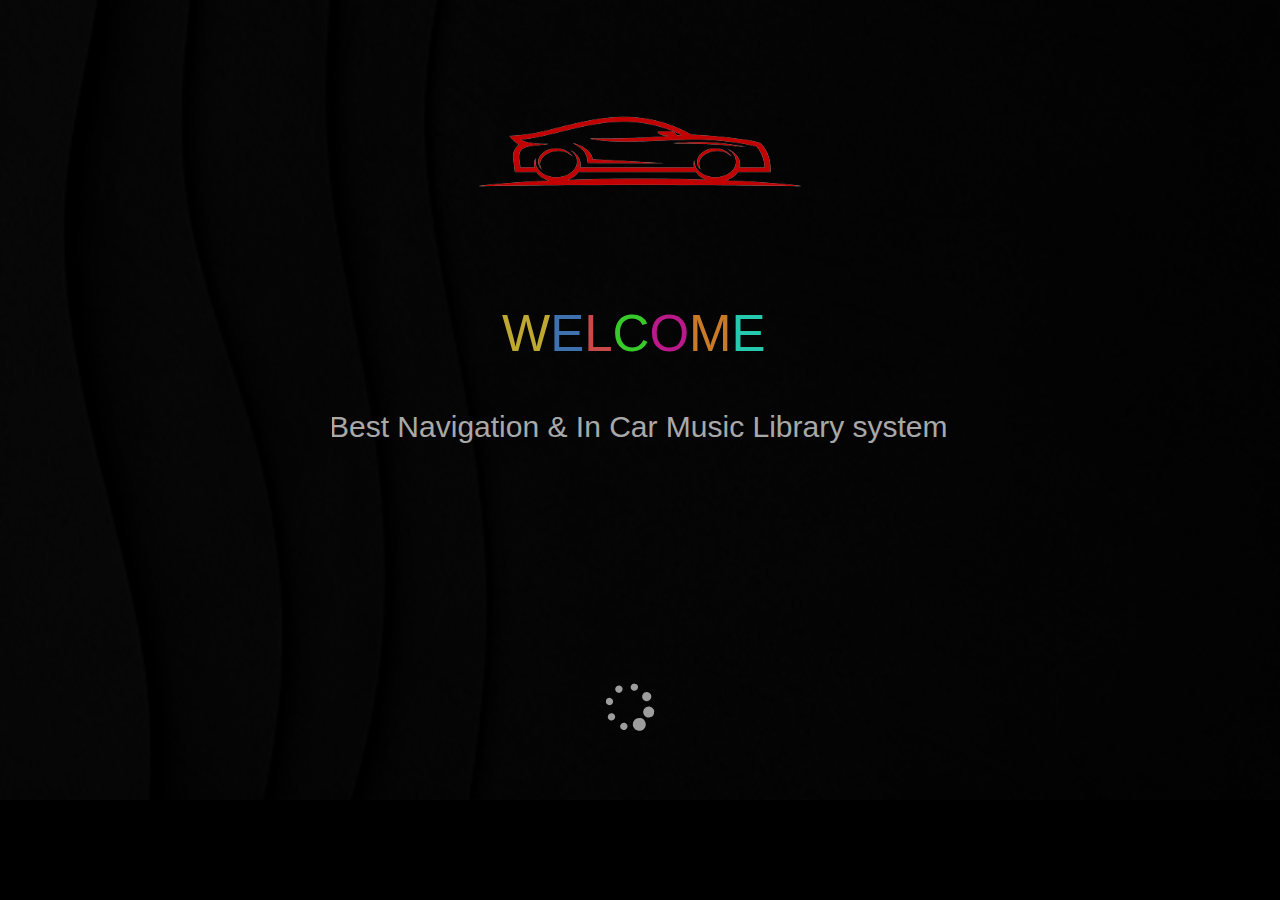
<file: index.html>
﻿<!DOCTYPE html>
<html>
  <head>
    <title>Index</title>
    <meta http-equiv="X-UA-Compatible" content="IE=edge"/>
    <meta http-equiv="content-type" content="text/html; charset=utf-8"/>
    <link href="resources/css/axure_rp_page.css" type="text/css" rel="stylesheet"/>
    <link href="data/styles.css" type="text/css" rel="stylesheet"/>
    <link href="files/index/styles.css" type="text/css" rel="stylesheet"/>
    <script src="resources/scripts/jquery-3.2.1.min.js"></script>
    <script src="resources/scripts/axure/axQuery.js"></script>
    <script src="resources/scripts/axure/globals.js"></script>
    <script src="resources/scripts/axutils.js"></script>
    <script src="resources/scripts/axure/annotation.js"></script>
    <script src="resources/scripts/axure/axQuery.std.js"></script>
    <script src="resources/scripts/axure/doc.js"></script>
    <script src="resources/scripts/messagecenter.js"></script>
    <script src="resources/scripts/axure/events.js"></script>
    <script src="resources/scripts/axure/recording.js"></script>
    <script src="resources/scripts/axure/action.js"></script>
    <script src="resources/scripts/axure/expr.js"></script>
    <script src="resources/scripts/axure/geometry.js"></script>
    <script src="resources/scripts/axure/flyout.js"></script>
    <script src="resources/scripts/axure/model.js"></script>
    <script src="resources/scripts/axure/repeater.js"></script>
    <script src="resources/scripts/axure/sto.js"></script>
    <script src="resources/scripts/axure/utils.temp.js"></script>
    <script src="resources/scripts/axure/variables.js"></script>
    <script src="resources/scripts/axure/drag.js"></script>
    <script src="resources/scripts/axure/move.js"></script>
    <script src="resources/scripts/axure/visibility.js"></script>
    <script src="resources/scripts/axure/style.js"></script>
    <script src="resources/scripts/axure/adaptive.js"></script>
    <script src="resources/scripts/axure/tree.js"></script>
    <script src="resources/scripts/axure/init.temp.js"></script>
    <script src="resources/scripts/axure/legacy.js"></script>
    <script src="resources/scripts/axure/viewer.js"></script>
    <script src="resources/scripts/axure/math.js"></script>
    <script src="resources/scripts/axure/jquery.nicescroll.min.js"></script>
    <script src="data/document.js"></script>
    <script src="files/index/data.js"></script>
    <script type="text/javascript">
      $axure.utils.getTransparentGifPath = function() { return 'resources/images/transparent.gif'; };
      $axure.utils.getOtherPath = function() { return 'resources/Other.html'; };
      $axure.utils.getReloadPath = function() { return 'resources/reload.html'; };
    </script>
  </head>
  <body>
    <div id="base" class="">

      <!-- Banner (Dynamic Panel) -->
      <div id="u0" class="ax_default" data-label="Banner">
        <div id="u0_state0" class="panel_state" data-label="State 1" style="">
          <div id="u0_state0_content" class="panel_state_content">

            <!-- Unnamed (Image) -->
            <div id="u1" class="ax_default image">
              <img id="u1_img" class="img " src="images/index/u1.png"/>
              <div id="u1_text" class="text " style="display:none; visibility: hidden">
                <p></p>
              </div>
            </div>

            <!-- Unnamed (Image) -->
            <div id="u2" class="ax_default image">
              <img id="u2_img" class="img " src="images/index/u2.png"/>
              <div id="u2_text" class="text " style="display:none; visibility: hidden">
                <p></p>
              </div>
            </div>
          </div>
        </div>
      </div>

      <!-- headline (Dynamic Panel) -->
      <div id="u3" class="ax_default ax_default_hidden" data-label="headline" style="display:none; visibility: hidden">
        <div id="u3_state0" class="panel_state" data-label="State 1" style="">
          <div id="u3_state0_content" class="panel_state_content">

            <!-- Unnamed (Rectangle) -->
            <div id="u4" class="ax_default heading_1">
              <div id="u4_div" class=""></div>
              <div id="u4_text" class="text ">
                <p><span style="color:#F2D53F;">W</span><span style="color:#4E90DE;">E</span><span style="color:#FF5D5D;">L</span><span style="color:#47FF36;">C</span><span style="color:#EC1FAF;">O</span><span style="color:#FF9B31;">M</span><span style="color:#2EFFDD;">E</span></p>
              </div>
            </div>

            <!-- Unnamed (Rectangle) -->
            <div id="u5" class="ax_default heading_1">
              <div id="u5_div" class=""></div>
              <div id="u5_text" class="text " style="display:none; visibility: hidden">
                <p></p>
              </div>
            </div>
          </div>
        </div>
      </div>

      <!-- AnimateNext (Dynamic Panel) -->
      <div id="u6" class="ax_default" data-label="AnimateNext">
        <div id="u6_state0" class="panel_state" data-label="Start" style="">
          <div id="u6_state0_content" class="panel_state_content">

            <!-- AnimateNext (Rectangle) -->
            <div id="u7" class="ax_default box_2" data-label="AnimateNext">
              <div id="u7_div" class=""></div>
              <div id="u7_text" class="text " style="display:none; visibility: hidden">
                <p></p>
              </div>
            </div>
          </div>
        </div>
        <div id="u6_state1" class="panel_state" data-label="End" style="visibility: hidden;">
          <div id="u6_state1_content" class="panel_state_content">
          </div>
        </div>
      </div>

      <!-- headline2 (Dynamic Panel) -->
      <div id="u8" class="ax_default ax_default_hidden" data-label="headline2" style="display:none; visibility: hidden">
        <div id="u8_state0" class="panel_state" data-label="State 1" style="">
          <div id="u8_state0_content" class="panel_state_content">

            <!-- Unnamed (Rectangle) -->
            <div id="u9" class="ax_default heading_1">
              <div id="u9_div" class=""></div>
              <div id="u9_text" class="text ">
                <p><span>Best Navigation &amp; In Car Music Library system</span></p>
              </div>
            </div>
          </div>
        </div>
      </div>

      <!-- Unnamed (Shape) -->
      <div id="u10" class="ax_default icon">
        <img id="u10_img" class="img " src="images/index/u10.svg"/>
        <div id="u10_text" class="text " style="display:none; visibility: hidden">
          <p></p>
        </div>
      </div>
    </div>
    <script src="resources/scripts/axure/ios.js"></script>
  </body>
</html>
</file>
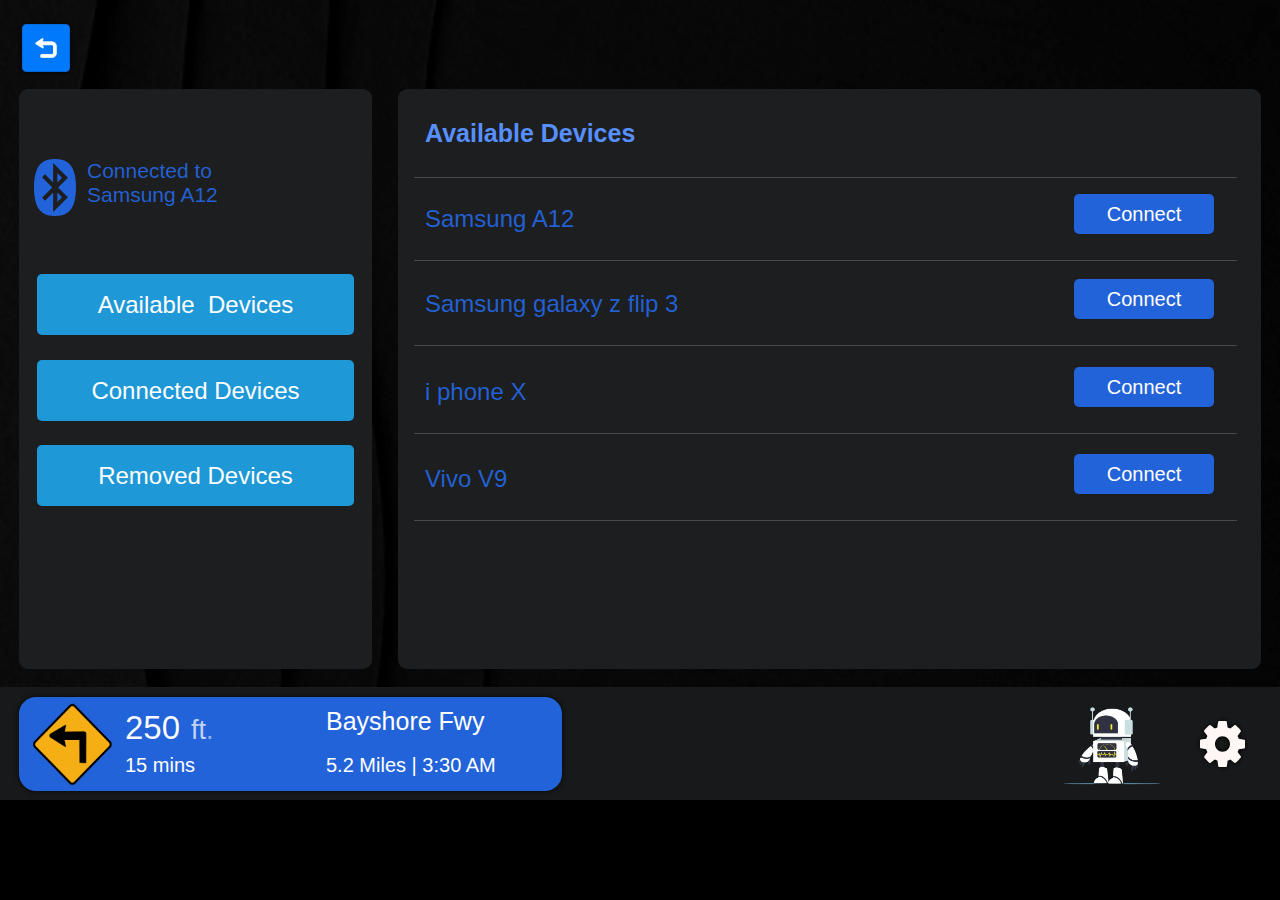
<file: bluetooth.html>
﻿<!DOCTYPE html>
<html>
  <head>
    <title>Bluetooth</title>
    <meta http-equiv="X-UA-Compatible" content="IE=edge"/>
    <meta http-equiv="content-type" content="text/html; charset=utf-8"/>
    <link href="resources/css/axure_rp_page.css" type="text/css" rel="stylesheet"/>
    <link href="data/styles.css" type="text/css" rel="stylesheet"/>
    <link href="files/bluetooth/styles.css" type="text/css" rel="stylesheet"/>
    <script src="resources/scripts/jquery-3.2.1.min.js"></script>
    <script src="resources/scripts/axure/axQuery.js"></script>
    <script src="resources/scripts/axure/globals.js"></script>
    <script src="resources/scripts/axutils.js"></script>
    <script src="resources/scripts/axure/annotation.js"></script>
    <script src="resources/scripts/axure/axQuery.std.js"></script>
    <script src="resources/scripts/axure/doc.js"></script>
    <script src="resources/scripts/messagecenter.js"></script>
    <script src="resources/scripts/axure/events.js"></script>
    <script src="resources/scripts/axure/recording.js"></script>
    <script src="resources/scripts/axure/action.js"></script>
    <script src="resources/scripts/axure/expr.js"></script>
    <script src="resources/scripts/axure/geometry.js"></script>
    <script src="resources/scripts/axure/flyout.js"></script>
    <script src="resources/scripts/axure/model.js"></script>
    <script src="resources/scripts/axure/repeater.js"></script>
    <script src="resources/scripts/axure/sto.js"></script>
    <script src="resources/scripts/axure/utils.temp.js"></script>
    <script src="resources/scripts/axure/variables.js"></script>
    <script src="resources/scripts/axure/drag.js"></script>
    <script src="resources/scripts/axure/move.js"></script>
    <script src="resources/scripts/axure/visibility.js"></script>
    <script src="resources/scripts/axure/style.js"></script>
    <script src="resources/scripts/axure/adaptive.js"></script>
    <script src="resources/scripts/axure/tree.js"></script>
    <script src="resources/scripts/axure/init.temp.js"></script>
    <script src="resources/scripts/axure/legacy.js"></script>
    <script src="resources/scripts/axure/viewer.js"></script>
    <script src="resources/scripts/axure/math.js"></script>
    <script src="resources/scripts/axure/jquery.nicescroll.min.js"></script>
    <script src="data/document.js"></script>
    <script src="files/bluetooth/data.js"></script>
    <script type="text/javascript">
      $axure.utils.getTransparentGifPath = function() { return 'resources/images/transparent.gif'; };
      $axure.utils.getOtherPath = function() { return 'resources/Other.html'; };
      $axure.utils.getReloadPath = function() { return 'resources/reload.html'; };
    </script>
  </head>
  <body>
    <div id="base" class="">

      <!-- --ThemePanel (Dynamic Panel) -->
      <div id="u525" class="ax_default" data-label="--ThemePanel">
        <div id="u525_state0" class="panel_state" data-label="Dark" style="">
          <div id="u525_state0_content" class="panel_state_content">

            <!-- Unnamed (Image) -->
            <div id="u526" class="ax_default image">
              <img id="u526_img" class="img " src="images/index/u1.png"/>
              <div id="u526_text" class="text " style="display:none; visibility: hidden">
                <p></p>
              </div>
            </div>

            <!-- Unnamed (Image) -->
            <div id="u527" class="ax_default image">
              <img id="u527_img" class="img " src="images/index/u1.png"/>
              <div id="u527_text" class="text " style="display:none; visibility: hidden">
                <p></p>
              </div>
            </div>

            <!-- Unnamed (Rectangle) -->
            <div id="u528" class="ax_default box_3">
              <div id="u528_div" class=""></div>
              <div id="u528_text" class="text " style="display:none; visibility: hidden">
                <p></p>
              </div>
            </div>

            <!-- Unnamed (Rectangle) -->
            <div id="u529" class="ax_default box_3">
              <div id="u529_div" class=""></div>
              <div id="u529_text" class="text " style="display:none; visibility: hidden">
                <p></p>
              </div>
            </div>

            <!-- Unnamed (Image) -->
            <div id="u530" class="ax_default image">
              <img id="u530_img" class="img " src="images/dashboard/u29.png"/>
              <div id="u530_text" class="text " style="display:none; visibility: hidden">
                <p></p>
              </div>
            </div>

            <!-- Unnamed (Rectangle) -->
            <div id="u531" class="ax_default label">
              <div id="u531_div" class=""></div>
              <div id="u531_text" class="text ">
                <p style="font-size:27px;"><span style="font-size:33px;color:rgba(255, 255, 255, 0.9921568627450981);">250</span><span style="font-size:39px;color:rgba(255, 255, 255, 0.9921568627450981);"> </span><span style="color:rgba(255, 255, 255, 0.7294117647058823);">ft</span><span style="color:rgba(255, 255, 255, 0.4980392156862745);">.</span></p>
              </div>
            </div>

            <!-- Unnamed (Rectangle) -->
            <div id="u532" class="ax_default label">
              <img id="u532_img" class="img " src="images/musiclibrary/u303.svg"/>
              <div id="u532_text" class="text ">
                <p><span>Bayshore Fwy</span></p>
              </div>
            </div>

            <!-- Unnamed (Rectangle) -->
            <div id="u533" class="ax_default label">
              <div id="u533_div" class=""></div>
              <div id="u533_text" class="text ">
                <p><span>15 mins</span></p>
              </div>
            </div>

            <!-- btn_back (Image) -->
            <div id="u534" class="ax_default image" data-label="btn_back">
              <img id="u534_img" class="img " src="images/navigation/btn_back_u209.svg"/>
              <div id="u534_text" class="text " style="display:none; visibility: hidden">
                <p></p>
              </div>
            </div>

            <!-- Unnamed (Rectangle) -->
            <div id="u535" class="ax_default label">
              <div id="u535_div" class=""></div>
              <div id="u535_text" class="text ">
                <p><span>5.2 Miles | 3:30 AM</span></p>
              </div>
            </div>

            <!-- Unnamed (Rectangle) -->
            <div id="u536" class="ax_default box_3">
              <div id="u536_div" class=""></div>
              <div id="u536_text" class="text " style="display:none; visibility: hidden">
                <p></p>
              </div>
            </div>

            <!-- Unnamed (Rectangle) -->
            <div id="u537" class="ax_default primary_button">
              <div id="u537_div" class=""></div>
              <div id="u537_text" class="text ">
                <p><span>Available&nbsp; Devices </span></p>
              </div>
            </div>

            <!-- Unnamed (Rectangle) -->
            <div id="u538" class="ax_default primary_button">
              <div id="u538_div" class=""></div>
              <div id="u538_text" class="text ">
                <p><span>Connected Devices </span></p>
              </div>
            </div>

            <!-- Unnamed (Rectangle) -->
            <div id="u539" class="ax_default primary_button">
              <div id="u539_div" class=""></div>
              <div id="u539_text" class="text ">
                <p><span>Removed Devices </span></p>
              </div>
            </div>

            <!-- devices  (Dynamic Panel) -->
            <div id="u540" class="ax_default" data-label="devices ">
              <div id="u540_state0" class="panel_state" data-label="Available" style="">
                <div id="u540_state0_content" class="panel_state_content">

                  <!-- Unnamed (Rectangle) -->
                  <div id="u541" class="ax_default box_3">
                    <div id="u541_div" class=""></div>
                    <div id="u541_text" class="text " style="display:none; visibility: hidden">
                      <p></p>
                    </div>
                  </div>

                  <!-- Unnamed (Rectangle) -->
                  <div id="u542" class="ax_default label">
                    <img id="u542_img" class="img " src="images/bluetooth/u542.svg"/>
                    <div id="u542_text" class="text ">
                      <p><span>Available Devices</span></p>
                    </div>
                  </div>

                  <!-- Unnamed (Line) -->
                  <div id="u543" class="ax_default line">
                    <img id="u543_img" class="img " src="images/bluetooth/u543.svg"/>
                    <div id="u543_text" class="text " style="display:none; visibility: hidden">
                      <p></p>
                    </div>
                  </div>

                  <!-- Unnamed (Rectangle) -->
                  <div id="u544" class="ax_default label">
                    <img id="u544_img" class="img " src="images/bluetooth/u544.svg"/>
                    <div id="u544_text" class="text ">
                      <p><span>Samsung A12</span></p>
                    </div>
                  </div>

                  <!-- Unnamed (Rectangle) -->
                  <div id="u545" class="ax_default primary_button">
                    <div id="u545_div" class=""></div>
                    <div id="u545_text" class="text ">
                      <p><span>Connect</span></p>
                    </div>
                  </div>

                  <!-- Unnamed (Line) -->
                  <div id="u546" class="ax_default line">
                    <img id="u546_img" class="img " src="images/bluetooth/u543.svg"/>
                    <div id="u546_text" class="text " style="display:none; visibility: hidden">
                      <p></p>
                    </div>
                  </div>

                  <!-- Unnamed (Rectangle) -->
                  <div id="u547" class="ax_default label">
                    <img id="u547_img" class="img " src="images/bluetooth/u547.svg"/>
                    <div id="u547_text" class="text ">
                      <p><span>Samsung galaxy z flip 3</span></p>
                    </div>
                  </div>

                  <!-- Unnamed (Rectangle) -->
                  <div id="u548" class="ax_default primary_button">
                    <div id="u548_div" class=""></div>
                    <div id="u548_text" class="text ">
                      <p><span>Connect</span></p>
                    </div>
                  </div>

                  <!-- Unnamed (Line) -->
                  <div id="u549" class="ax_default line">
                    <img id="u549_img" class="img " src="images/bluetooth/u543.svg"/>
                    <div id="u549_text" class="text " style="display:none; visibility: hidden">
                      <p></p>
                    </div>
                  </div>

                  <!-- Unnamed (Rectangle) -->
                  <div id="u550" class="ax_default label">
                    <img id="u550_img" class="img " src="images/bluetooth/u550.svg"/>
                    <div id="u550_text" class="text ">
                      <p><span>i phone X</span></p>
                    </div>
                  </div>

                  <!-- Unnamed (Rectangle) -->
                  <div id="u551" class="ax_default primary_button">
                    <div id="u551_div" class=""></div>
                    <div id="u551_text" class="text ">
                      <p><span>Connect</span></p>
                    </div>
                  </div>

                  <!-- Unnamed (Line) -->
                  <div id="u552" class="ax_default line">
                    <img id="u552_img" class="img " src="images/bluetooth/u543.svg"/>
                    <div id="u552_text" class="text " style="display:none; visibility: hidden">
                      <p></p>
                    </div>
                  </div>

                  <!-- Unnamed (Rectangle) -->
                  <div id="u553" class="ax_default label">
                    <img id="u553_img" class="img " src="images/bluetooth/u553.svg"/>
                    <div id="u553_text" class="text ">
                      <p><span>Vivo V9</span></p>
                    </div>
                  </div>

                  <!-- Unnamed (Rectangle) -->
                  <div id="u554" class="ax_default primary_button">
                    <div id="u554_div" class=""></div>
                    <div id="u554_text" class="text ">
                      <p><span>Connect</span></p>
                    </div>
                  </div>

                  <!-- Unnamed (Line) -->
                  <div id="u555" class="ax_default line">
                    <img id="u555_img" class="img " src="images/bluetooth/u543.svg"/>
                    <div id="u555_text" class="text " style="display:none; visibility: hidden">
                      <p></p>
                    </div>
                  </div>
                </div>
              </div>
              <div id="u540_state1" class="panel_state" data-label="Connected" style="visibility: hidden;">
                <div id="u540_state1_content" class="panel_state_content">

                  <!-- Unnamed (Rectangle) -->
                  <div id="u556" class="ax_default box_3">
                    <div id="u556_div" class=""></div>
                    <div id="u556_text" class="text " style="display:none; visibility: hidden">
                      <p></p>
                    </div>
                  </div>

                  <!-- Unnamed (Rectangle) -->
                  <div id="u557" class="ax_default label">
                    <img id="u557_img" class="img " src="images/bluetooth/u557.svg"/>
                    <div id="u557_text" class="text ">
                      <p><span>Connected Devices</span></p>
                    </div>
                  </div>

                  <!-- Unnamed (Line) -->
                  <div id="u558" class="ax_default line">
                    <img id="u558_img" class="img " src="images/bluetooth/u543.svg"/>
                    <div id="u558_text" class="text " style="display:none; visibility: hidden">
                      <p></p>
                    </div>
                  </div>

                  <!-- Unnamed (Rectangle) -->
                  <div id="u559" class="ax_default label">
                    <img id="u559_img" class="img " src="images/bluetooth/u544.svg"/>
                    <div id="u559_text" class="text ">
                      <p><span>Samsung A12</span></p>
                    </div>
                  </div>

                  <!-- Unnamed (Line) -->
                  <div id="u560" class="ax_default line">
                    <img id="u560_img" class="img " src="images/bluetooth/u543.svg"/>
                    <div id="u560_text" class="text " style="display:none; visibility: hidden">
                      <p></p>
                    </div>
                  </div>

                  <!-- Unnamed (Rectangle) -->
                  <div id="u561" class="ax_default label">
                    <img id="u561_img" class="img " src="images/bluetooth/u550.svg"/>
                    <div id="u561_text" class="text ">
                      <p><span>i phone X</span></p>
                    </div>
                  </div>

                  <!-- Unnamed (Line) -->
                  <div id="u562" class="ax_default line">
                    <img id="u562_img" class="img " src="images/bluetooth/u543.svg"/>
                    <div id="u562_text" class="text " style="display:none; visibility: hidden">
                      <p></p>
                    </div>
                  </div>

                  <!-- Unnamed (Rectangle) -->
                  <div id="u563" class="ax_default label">
                    <img id="u563_img" class="img " src="images/bluetooth/u563.svg"/>
                    <div id="u563_text" class="text ">
                      <p><span>i phone 11</span></p>
                    </div>
                  </div>

                  <!-- Unnamed (Rectangle) -->
                  <div id="u564" class="ax_default primary_button">
                    <div id="u564_div" class=""></div>
                    <div id="u564_text" class="text ">
                      <p><span>Connect</span></p>
                    </div>
                  </div>

                  <!-- Unnamed (Line) -->
                  <div id="u565" class="ax_default line">
                    <img id="u565_img" class="img " src="images/bluetooth/u543.svg"/>
                    <div id="u565_text" class="text " style="display:none; visibility: hidden">
                      <p></p>
                    </div>
                  </div>

                  <!-- Unnamed (Rectangle) -->
                  <div id="u566" class="ax_default primary_button">
                    <div id="u566_div" class=""></div>
                    <div id="u566_text" class="text ">
                      <p><span>Connect</span></p>
                    </div>
                  </div>

                  <!-- Unnamed (Rectangle) -->
                  <div id="u567" class="ax_default primary_button">
                    <div id="u567_div" class=""></div>
                    <div id="u567_text" class="text ">
                      <p><span>Connect</span></p>
                    </div>
                  </div>
                </div>
              </div>
              <div id="u540_state2" class="panel_state" data-label="Removed" style="visibility: hidden;">
                <div id="u540_state2_content" class="panel_state_content">

                  <!-- Unnamed (Rectangle) -->
                  <div id="u568" class="ax_default box_3">
                    <div id="u568_div" class=""></div>
                    <div id="u568_text" class="text " style="display:none; visibility: hidden">
                      <p></p>
                    </div>
                  </div>

                  <!-- Unnamed (Rectangle) -->
                  <div id="u569" class="ax_default label">
                    <img id="u569_img" class="img " src="images/bluetooth/u569.svg"/>
                    <div id="u569_text" class="text ">
                      <p><span>Removed Devices</span></p>
                    </div>
                  </div>

                  <!-- Unnamed (Line) -->
                  <div id="u570" class="ax_default line">
                    <img id="u570_img" class="img " src="images/bluetooth/u543.svg"/>
                    <div id="u570_text" class="text " style="display:none; visibility: hidden">
                      <p></p>
                    </div>
                  </div>

                  <!-- Unnamed (Rectangle) -->
                  <div id="u571" class="ax_default label">
                    <img id="u571_img" class="img " src="images/bluetooth/u571.svg"/>
                    <div id="u571_text" class="text ">
                      <p><span>Oppo A5s</span></p>
                    </div>
                  </div>

                  <!-- Unnamed (Rectangle) -->
                  <div id="u572" class="ax_default primary_button">
                    <div id="u572_div" class=""></div>
                    <div id="u572_text" class="text ">
                      <p><span>Connect</span></p>
                    </div>
                  </div>

                  <!-- Unnamed (Line) -->
                  <div id="u573" class="ax_default line">
                    <img id="u573_img" class="img " src="images/bluetooth/u543.svg"/>
                    <div id="u573_text" class="text " style="display:none; visibility: hidden">
                      <p></p>
                    </div>
                  </div>

                  <!-- Unnamed (Rectangle) -->
                  <div id="u574" class="ax_default label">
                    <img id="u574_img" class="img " src="images/musiclibrary/u310.svg"/>
                    <div id="u574_text" class="text ">
                      <p><span>Vivo Y53</span></p>
                    </div>
                  </div>

                  <!-- Unnamed (Rectangle) -->
                  <div id="u575" class="ax_default primary_button">
                    <div id="u575_div" class=""></div>
                    <div id="u575_text" class="text ">
                      <p><span>Connect</span></p>
                    </div>
                  </div>

                  <!-- Unnamed (Line) -->
                  <div id="u576" class="ax_default line">
                    <img id="u576_img" class="img " src="images/bluetooth/u543.svg"/>
                    <div id="u576_text" class="text " style="display:none; visibility: hidden">
                      <p></p>
                    </div>
                  </div>
                </div>
              </div>
            </div>

            <!-- Unnamed (Shape) -->
            <div id="u577" class="ax_default icon">
              <img id="u577_img" class="img " src="images/bluetooth/u577.svg"/>
              <div id="u577_text" class="text " style="display:none; visibility: hidden">
                <p></p>
              </div>
            </div>

            <!-- bluetoothdisplay (Rectangle) -->
            <div id="u578" class="ax_default label" data-label="bluetoothdisplay">
              <div id="u578_div" class=""></div>
              <div id="u578_text" class="text ">
                <p><span>Connected to </span></p><p><span>Samsung A12</span></p>
              </div>
            </div>

            <!-- Unnamed (Shape) -->
            <div id="u579" class="ax_default icon">
              <img id="u579_img" class="img " src="images/dashboard/u44.svg"/>
              <div id="u579_text" class="text " style="display:none; visibility: hidden">
                <p></p>
              </div>
            </div>

            <!-- Unnamed (Dynamic Panel) -->
            <div id="u580" class="ax_default">
              <div id="u580_state0" class="panel_state" data-label="Default" style="">
                <div id="u580_state0_content" class="panel_state_content">

                  <!-- Unnamed (Image) -->
                  <div id="u581" class="ax_default image">
                    <img id="u581_img" class="img " src="images/dashboard/u15.png"/>
                    <div id="u581_text" class="text " style="display:none; visibility: hidden">
                      <p></p>
                    </div>
                  </div>
                </div>
              </div>
              <div id="u580_state1" class="panel_state" data-label="Onlcick" style="visibility: hidden;">
                <div id="u580_state1_content" class="panel_state_content">

                  <!-- Unnamed (Image) -->
                  <div id="u582" class="ax_default image">
                    <img id="u582_img" class="img " src="images/dashboard/u15.png"/>
                    <div id="u582_text" class="text " style="display:none; visibility: hidden">
                      <p></p>
                    </div>
                  </div>

                  <!-- Unnamed (Triangle) -->
                  <div id="u583" class="ax_default flow_shape">
                    <img id="u583_img" class="img " src="images/dashboard/u17.svg"/>
                    <div id="u583_text" class="text " style="display:none; visibility: hidden">
                      <p></p>
                    </div>
                  </div>

                  <!-- Unnamed (Rectangle) -->
                  <div id="u584" class="ax_default box_2">
                    <img id="u584_img" class="img " src="images/dashboard/u18.svg"/>
                    <div id="u584_text" class="text " style="display:none; visibility: hidden">
                      <p></p>
                    </div>
                  </div>

                  <!-- Unnamed (Rectangle) -->
                  <div id="u585" class="ax_default label">
                    <img id="u585_img" class="img " src="images/dashboard/u19.svg"/>
                    <div id="u585_text" class="text ">
                      <p><span>How can I help you ?</span></p>
                    </div>
                  </div>
                </div>
              </div>
            </div>
          </div>
        </div>
        <div id="u525_state1" class="panel_state" data-label="Light" style="visibility: hidden;">
          <div id="u525_state1_content" class="panel_state_content">

            <!-- Unnamed (Image) -->
            <div id="u586" class="ax_default image">
              <img id="u586_img" class="img " src="images/dashboard/u96.png"/>
              <div id="u586_text" class="text " style="display:none; visibility: hidden">
                <p></p>
              </div>
            </div>

            <!-- Unnamed (Rectangle) -->
            <div id="u587" class="ax_default box_3">
              <div id="u587_div" class=""></div>
              <div id="u587_text" class="text " style="display:none; visibility: hidden">
                <p></p>
              </div>
            </div>

            <!-- Unnamed (Rectangle) -->
            <div id="u588" class="ax_default box_3">
              <div id="u588_div" class=""></div>
              <div id="u588_text" class="text " style="display:none; visibility: hidden">
                <p></p>
              </div>
            </div>

            <!-- Unnamed (Image) -->
            <div id="u589" class="ax_default image">
              <img id="u589_img" class="img " src="images/dashboard/u29.png"/>
              <div id="u589_text" class="text " style="display:none; visibility: hidden">
                <p></p>
              </div>
            </div>

            <!-- Unnamed (Rectangle) -->
            <div id="u590" class="ax_default label">
              <div id="u590_div" class=""></div>
              <div id="u590_text" class="text ">
                <p style="font-size:27px;"><span style="font-size:33px;color:rgba(255, 255, 255, 0.9921568627450981);">250</span><span style="font-size:39px;color:rgba(255, 255, 255, 0.9921568627450981);"> </span><span style="color:rgba(255, 255, 255, 0.7294117647058823);">ft</span><span style="color:rgba(255, 255, 255, 0.4980392156862745);">.</span></p>
              </div>
            </div>

            <!-- Unnamed (Rectangle) -->
            <div id="u591" class="ax_default label">
              <img id="u591_img" class="img " src="images/musiclibrary/u303.svg"/>
              <div id="u591_text" class="text ">
                <p><span>Bayshore Fwy</span></p>
              </div>
            </div>

            <!-- Unnamed (Rectangle) -->
            <div id="u592" class="ax_default label">
              <div id="u592_div" class=""></div>
              <div id="u592_text" class="text ">
                <p><span>15 mins</span></p>
              </div>
            </div>

            <!-- btn_back (Image) -->
            <div id="u593" class="ax_default image" data-label="btn_back">
              <img id="u593_img" class="img " src="images/navigation/btn_back_u209.svg"/>
              <div id="u593_text" class="text " style="display:none; visibility: hidden">
                <p></p>
              </div>
            </div>

            <!-- Unnamed (Rectangle) -->
            <div id="u594" class="ax_default label">
              <div id="u594_div" class=""></div>
              <div id="u594_text" class="text ">
                <p><span>5.2 Miles | 3:30 AM</span></p>
              </div>
            </div>

            <!-- Unnamed (Rectangle) -->
            <div id="u595" class="ax_default box_3">
              <div id="u595_div" class=""></div>
              <div id="u595_text" class="text " style="display:none; visibility: hidden">
                <p></p>
              </div>
            </div>

            <!-- Unnamed (Rectangle) -->
            <div id="u596" class="ax_default primary_button">
              <div id="u596_div" class=""></div>
              <div id="u596_text" class="text ">
                <p><span>Available&nbsp; Devices </span></p>
              </div>
            </div>

            <!-- Unnamed (Rectangle) -->
            <div id="u597" class="ax_default primary_button">
              <div id="u597_div" class=""></div>
              <div id="u597_text" class="text ">
                <p><span>Connected Devices </span></p>
              </div>
            </div>

            <!-- Unnamed (Rectangle) -->
            <div id="u598" class="ax_default primary_button">
              <div id="u598_div" class=""></div>
              <div id="u598_text" class="text ">
                <p><span>Removed Devices </span></p>
              </div>
            </div>

            <!-- devices  (Dynamic Panel) -->
            <div id="u599" class="ax_default" data-label="devices ">
              <div id="u599_state0" class="panel_state" data-label="Available" style="">
                <div id="u599_state0_content" class="panel_state_content">

                  <!-- Unnamed (Rectangle) -->
                  <div id="u600" class="ax_default box_3">
                    <div id="u600_div" class=""></div>
                    <div id="u600_text" class="text " style="display:none; visibility: hidden">
                      <p></p>
                    </div>
                  </div>

                  <!-- Unnamed (Rectangle) -->
                  <div id="u601" class="ax_default label">
                    <img id="u601_img" class="img " src="images/bluetooth/u542.svg"/>
                    <div id="u601_text" class="text ">
                      <p><span>Available Devices</span></p>
                    </div>
                  </div>

                  <!-- Unnamed (Line) -->
                  <div id="u602" class="ax_default line">
                    <img id="u602_img" class="img " src="images/bluetooth/u602.svg"/>
                    <div id="u602_text" class="text " style="display:none; visibility: hidden">
                      <p></p>
                    </div>
                  </div>

                  <!-- Unnamed (Rectangle) -->
                  <div id="u603" class="ax_default label">
                    <img id="u603_img" class="img " src="images/bluetooth/u544.svg"/>
                    <div id="u603_text" class="text ">
                      <p><span>Samsung A12</span></p>
                    </div>
                  </div>

                  <!-- Unnamed (Rectangle) -->
                  <div id="u604" class="ax_default primary_button">
                    <div id="u604_div" class=""></div>
                    <div id="u604_text" class="text ">
                      <p><span>Connect</span></p>
                    </div>
                  </div>

                  <!-- Unnamed (Line) -->
                  <div id="u605" class="ax_default line">
                    <img id="u605_img" class="img " src="images/bluetooth/u602.svg"/>
                    <div id="u605_text" class="text " style="display:none; visibility: hidden">
                      <p></p>
                    </div>
                  </div>

                  <!-- Unnamed (Rectangle) -->
                  <div id="u606" class="ax_default label">
                    <img id="u606_img" class="img " src="images/bluetooth/u547.svg"/>
                    <div id="u606_text" class="text ">
                      <p><span>Samsung galaxy z flip 3</span></p>
                    </div>
                  </div>

                  <!-- Unnamed (Rectangle) -->
                  <div id="u607" class="ax_default primary_button">
                    <div id="u607_div" class=""></div>
                    <div id="u607_text" class="text ">
                      <p><span>Connect</span></p>
                    </div>
                  </div>

                  <!-- Unnamed (Line) -->
                  <div id="u608" class="ax_default line">
                    <img id="u608_img" class="img " src="images/bluetooth/u602.svg"/>
                    <div id="u608_text" class="text " style="display:none; visibility: hidden">
                      <p></p>
                    </div>
                  </div>

                  <!-- Unnamed (Rectangle) -->
                  <div id="u609" class="ax_default label">
                    <img id="u609_img" class="img " src="images/bluetooth/u550.svg"/>
                    <div id="u609_text" class="text ">
                      <p><span>i phone X</span></p>
                    </div>
                  </div>

                  <!-- Unnamed (Rectangle) -->
                  <div id="u610" class="ax_default primary_button">
                    <div id="u610_div" class=""></div>
                    <div id="u610_text" class="text ">
                      <p><span>Connect</span></p>
                    </div>
                  </div>

                  <!-- Unnamed (Line) -->
                  <div id="u611" class="ax_default line">
                    <img id="u611_img" class="img " src="images/bluetooth/u602.svg"/>
                    <div id="u611_text" class="text " style="display:none; visibility: hidden">
                      <p></p>
                    </div>
                  </div>

                  <!-- Unnamed (Rectangle) -->
                  <div id="u612" class="ax_default label">
                    <img id="u612_img" class="img " src="images/bluetooth/u553.svg"/>
                    <div id="u612_text" class="text ">
                      <p><span>Vivo V9</span></p>
                    </div>
                  </div>

                  <!-- Unnamed (Rectangle) -->
                  <div id="u613" class="ax_default primary_button">
                    <div id="u613_div" class=""></div>
                    <div id="u613_text" class="text ">
                      <p><span>Connect</span></p>
                    </div>
                  </div>

                  <!-- Unnamed (Line) -->
                  <div id="u614" class="ax_default line">
                    <img id="u614_img" class="img " src="images/bluetooth/u602.svg"/>
                    <div id="u614_text" class="text " style="display:none; visibility: hidden">
                      <p></p>
                    </div>
                  </div>
                </div>
              </div>
              <div id="u599_state1" class="panel_state" data-label="Connected" style="visibility: hidden;">
                <div id="u599_state1_content" class="panel_state_content">

                  <!-- Unnamed (Rectangle) -->
                  <div id="u615" class="ax_default box_3">
                    <div id="u615_div" class=""></div>
                    <div id="u615_text" class="text " style="display:none; visibility: hidden">
                      <p></p>
                    </div>
                  </div>

                  <!-- Unnamed (Rectangle) -->
                  <div id="u616" class="ax_default label">
                    <img id="u616_img" class="img " src="images/bluetooth/u557.svg"/>
                    <div id="u616_text" class="text ">
                      <p><span>Connected Devices</span></p>
                    </div>
                  </div>

                  <!-- Unnamed (Line) -->
                  <div id="u617" class="ax_default line">
                    <img id="u617_img" class="img " src="images/bluetooth/u543.svg"/>
                    <div id="u617_text" class="text " style="display:none; visibility: hidden">
                      <p></p>
                    </div>
                  </div>

                  <!-- Unnamed (Rectangle) -->
                  <div id="u618" class="ax_default label">
                    <img id="u618_img" class="img " src="images/bluetooth/u544.svg"/>
                    <div id="u618_text" class="text ">
                      <p><span>Samsung A12</span></p>
                    </div>
                  </div>

                  <!-- Unnamed (Line) -->
                  <div id="u619" class="ax_default line">
                    <img id="u619_img" class="img " src="images/bluetooth/u543.svg"/>
                    <div id="u619_text" class="text " style="display:none; visibility: hidden">
                      <p></p>
                    </div>
                  </div>

                  <!-- Unnamed (Rectangle) -->
                  <div id="u620" class="ax_default label">
                    <img id="u620_img" class="img " src="images/bluetooth/u550.svg"/>
                    <div id="u620_text" class="text ">
                      <p><span>i phone X</span></p>
                    </div>
                  </div>

                  <!-- Unnamed (Line) -->
                  <div id="u621" class="ax_default line">
                    <img id="u621_img" class="img " src="images/bluetooth/u543.svg"/>
                    <div id="u621_text" class="text " style="display:none; visibility: hidden">
                      <p></p>
                    </div>
                  </div>

                  <!-- Unnamed (Rectangle) -->
                  <div id="u622" class="ax_default label">
                    <img id="u622_img" class="img " src="images/bluetooth/u563.svg"/>
                    <div id="u622_text" class="text ">
                      <p><span>i phone 11</span></p>
                    </div>
                  </div>

                  <!-- Unnamed (Rectangle) -->
                  <div id="u623" class="ax_default primary_button">
                    <div id="u623_div" class=""></div>
                    <div id="u623_text" class="text ">
                      <p><span>Connect</span></p>
                    </div>
                  </div>

                  <!-- Unnamed (Line) -->
                  <div id="u624" class="ax_default line">
                    <img id="u624_img" class="img " src="images/bluetooth/u543.svg"/>
                    <div id="u624_text" class="text " style="display:none; visibility: hidden">
                      <p></p>
                    </div>
                  </div>

                  <!-- Unnamed (Rectangle) -->
                  <div id="u625" class="ax_default primary_button">
                    <div id="u625_div" class=""></div>
                    <div id="u625_text" class="text ">
                      <p><span>Connect</span></p>
                    </div>
                  </div>

                  <!-- Unnamed (Rectangle) -->
                  <div id="u626" class="ax_default primary_button">
                    <div id="u626_div" class=""></div>
                    <div id="u626_text" class="text ">
                      <p><span>Connect</span></p>
                    </div>
                  </div>
                </div>
              </div>
              <div id="u599_state2" class="panel_state" data-label="Removed" style="visibility: hidden;">
                <div id="u599_state2_content" class="panel_state_content">

                  <!-- Unnamed (Rectangle) -->
                  <div id="u627" class="ax_default box_3">
                    <div id="u627_div" class=""></div>
                    <div id="u627_text" class="text " style="display:none; visibility: hidden">
                      <p></p>
                    </div>
                  </div>

                  <!-- Unnamed (Rectangle) -->
                  <div id="u628" class="ax_default label">
                    <img id="u628_img" class="img " src="images/bluetooth/u569.svg"/>
                    <div id="u628_text" class="text ">
                      <p><span>Removed Devices</span></p>
                    </div>
                  </div>

                  <!-- Unnamed (Line) -->
                  <div id="u629" class="ax_default line">
                    <img id="u629_img" class="img " src="images/bluetooth/u543.svg"/>
                    <div id="u629_text" class="text " style="display:none; visibility: hidden">
                      <p></p>
                    </div>
                  </div>

                  <!-- Unnamed (Rectangle) -->
                  <div id="u630" class="ax_default label">
                    <img id="u630_img" class="img " src="images/bluetooth/u571.svg"/>
                    <div id="u630_text" class="text ">
                      <p><span>Oppo A5s</span></p>
                    </div>
                  </div>

                  <!-- Unnamed (Rectangle) -->
                  <div id="u631" class="ax_default primary_button">
                    <div id="u631_div" class=""></div>
                    <div id="u631_text" class="text ">
                      <p><span>Connect</span></p>
                    </div>
                  </div>

                  <!-- Unnamed (Line) -->
                  <div id="u632" class="ax_default line">
                    <img id="u632_img" class="img " src="images/bluetooth/u543.svg"/>
                    <div id="u632_text" class="text " style="display:none; visibility: hidden">
                      <p></p>
                    </div>
                  </div>

                  <!-- Unnamed (Rectangle) -->
                  <div id="u633" class="ax_default label">
                    <img id="u633_img" class="img " src="images/musiclibrary/u310.svg"/>
                    <div id="u633_text" class="text ">
                      <p><span>Vivo Y53</span></p>
                    </div>
                  </div>

                  <!-- Unnamed (Rectangle) -->
                  <div id="u634" class="ax_default primary_button">
                    <div id="u634_div" class=""></div>
                    <div id="u634_text" class="text ">
                      <p><span>Connect</span></p>
                    </div>
                  </div>

                  <!-- Unnamed (Line) -->
                  <div id="u635" class="ax_default line">
                    <img id="u635_img" class="img " src="images/bluetooth/u543.svg"/>
                    <div id="u635_text" class="text " style="display:none; visibility: hidden">
                      <p></p>
                    </div>
                  </div>
                </div>
              </div>
            </div>

            <!-- Unnamed (Shape) -->
            <div id="u636" class="ax_default icon">
              <img id="u636_img" class="img " src="images/bluetooth/u577.svg"/>
              <div id="u636_text" class="text " style="display:none; visibility: hidden">
                <p></p>
              </div>
            </div>

            <!-- bluetoothdisplay (Rectangle) -->
            <div id="u637" class="ax_default label" data-label="bluetoothdisplay">
              <div id="u637_div" class=""></div>
              <div id="u637_text" class="text ">
                <p><span>Connected to </span></p><p><span>Samsung A12</span></p>
              </div>
            </div>

            <!-- Unnamed (Shape) -->
            <div id="u638" class="ax_default icon">
              <img id="u638_img" class="img " src="images/dashboard/u44.svg"/>
              <div id="u638_text" class="text " style="display:none; visibility: hidden">
                <p></p>
              </div>
            </div>

            <!-- Unnamed (Dynamic Panel) -->
            <div id="u639" class="ax_default">
              <div id="u639_state0" class="panel_state" data-label="Default" style="">
                <div id="u639_state0_content" class="panel_state_content">

                  <!-- Unnamed (Image) -->
                  <div id="u640" class="ax_default image">
                    <img id="u640_img" class="img " src="images/dashboard/u15.png"/>
                    <div id="u640_text" class="text " style="display:none; visibility: hidden">
                      <p></p>
                    </div>
                  </div>
                </div>
              </div>
              <div id="u639_state1" class="panel_state" data-label="Onlcick" style="visibility: hidden;">
                <div id="u639_state1_content" class="panel_state_content">

                  <!-- Unnamed (Image) -->
                  <div id="u641" class="ax_default image">
                    <img id="u641_img" class="img " src="images/dashboard/u15.png"/>
                    <div id="u641_text" class="text " style="display:none; visibility: hidden">
                      <p></p>
                    </div>
                  </div>

                  <!-- Unnamed (Triangle) -->
                  <div id="u642" class="ax_default flow_shape">
                    <img id="u642_img" class="img " src="images/dashboard/u17.svg"/>
                    <div id="u642_text" class="text " style="display:none; visibility: hidden">
                      <p></p>
                    </div>
                  </div>

                  <!-- Unnamed (Rectangle) -->
                  <div id="u643" class="ax_default box_2">
                    <img id="u643_img" class="img " src="images/dashboard/u18.svg"/>
                    <div id="u643_text" class="text " style="display:none; visibility: hidden">
                      <p></p>
                    </div>
                  </div>

                  <!-- Unnamed (Rectangle) -->
                  <div id="u644" class="ax_default label">
                    <img id="u644_img" class="img " src="images/dashboard/u19.svg"/>
                    <div id="u644_text" class="text ">
                      <p><span>How can I help you ?</span></p>
                    </div>
                  </div>
                </div>
              </div>
            </div>
          </div>
        </div>
      </div>
    </div>
    <script src="resources/scripts/axure/ios.js"></script>
  </body>
</html>
</file>
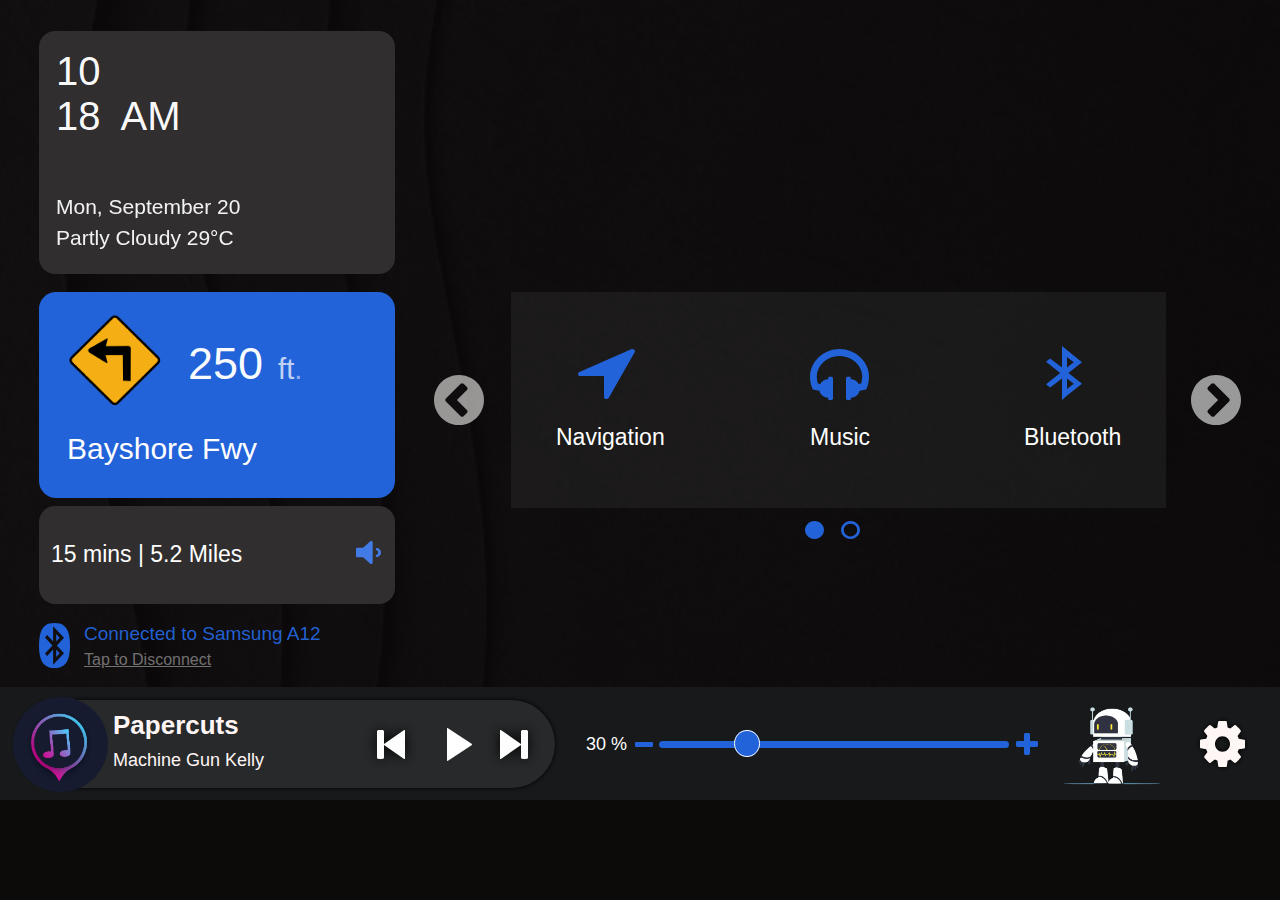
<file: dashboard.html>
﻿<!DOCTYPE html>
<html>
  <head>
    <title>Dashboard</title>
    <meta http-equiv="X-UA-Compatible" content="IE=edge"/>
    <meta http-equiv="content-type" content="text/html; charset=utf-8"/>
    <link href="resources/css/axure_rp_page.css" type="text/css" rel="stylesheet"/>
    <link href="data/styles.css" type="text/css" rel="stylesheet"/>
    <link href="files/dashboard/styles.css" type="text/css" rel="stylesheet"/>
    <script src="resources/scripts/jquery-3.2.1.min.js"></script>
    <script src="resources/scripts/axure/axQuery.js"></script>
    <script src="resources/scripts/axure/globals.js"></script>
    <script src="resources/scripts/axutils.js"></script>
    <script src="resources/scripts/axure/annotation.js"></script>
    <script src="resources/scripts/axure/axQuery.std.js"></script>
    <script src="resources/scripts/axure/doc.js"></script>
    <script src="resources/scripts/messagecenter.js"></script>
    <script src="resources/scripts/axure/events.js"></script>
    <script src="resources/scripts/axure/recording.js"></script>
    <script src="resources/scripts/axure/action.js"></script>
    <script src="resources/scripts/axure/expr.js"></script>
    <script src="resources/scripts/axure/geometry.js"></script>
    <script src="resources/scripts/axure/flyout.js"></script>
    <script src="resources/scripts/axure/model.js"></script>
    <script src="resources/scripts/axure/repeater.js"></script>
    <script src="resources/scripts/axure/sto.js"></script>
    <script src="resources/scripts/axure/utils.temp.js"></script>
    <script src="resources/scripts/axure/variables.js"></script>
    <script src="resources/scripts/axure/drag.js"></script>
    <script src="resources/scripts/axure/move.js"></script>
    <script src="resources/scripts/axure/visibility.js"></script>
    <script src="resources/scripts/axure/style.js"></script>
    <script src="resources/scripts/axure/adaptive.js"></script>
    <script src="resources/scripts/axure/tree.js"></script>
    <script src="resources/scripts/axure/init.temp.js"></script>
    <script src="resources/scripts/axure/legacy.js"></script>
    <script src="resources/scripts/axure/viewer.js"></script>
    <script src="resources/scripts/axure/math.js"></script>
    <script src="resources/scripts/axure/jquery.nicescroll.min.js"></script>
    <script src="data/document.js"></script>
    <script src="files/dashboard/data.js"></script>
    <script type="text/javascript">
      $axure.utils.getTransparentGifPath = function() { return 'resources/images/transparent.gif'; };
      $axure.utils.getOtherPath = function() { return 'resources/Other.html'; };
      $axure.utils.getReloadPath = function() { return 'resources/reload.html'; };
    </script>
  </head>
  <body>
    <div id="base" class="">

      <!-- --themepanel (Dynamic Panel) -->
      <div id="u11" class="ax_default" data-label="--themepanel">
        <div id="u11_state0" class="panel_state" data-label="Dark" style="">
          <div id="u11_state0_content" class="panel_state_content">

            <!-- Unnamed (Image) -->
            <div id="u12" class="ax_default image">
              <img id="u12_img" class="img " src="images/index/u1.png"/>
              <div id="u12_text" class="text " style="display:none; visibility: hidden">
                <p></p>
              </div>
            </div>

            <!-- Unnamed (Rectangle) -->
            <div id="u13" class="ax_default box_3">
              <div id="u13_div" class=""></div>
              <div id="u13_text" class="text " style="display:none; visibility: hidden">
                <p></p>
              </div>
            </div>

            <!-- Unnamed (Dynamic Panel) -->
            <div id="u14" class="ax_default">
              <div id="u14_state0" class="panel_state" data-label="Default" style="">
                <div id="u14_state0_content" class="panel_state_content">

                  <!-- Unnamed (Image) -->
                  <div id="u15" class="ax_default image">
                    <img id="u15_img" class="img " src="images/dashboard/u15.png"/>
                    <div id="u15_text" class="text " style="display:none; visibility: hidden">
                      <p></p>
                    </div>
                  </div>
                </div>
              </div>
              <div id="u14_state1" class="panel_state" data-label="Onlcick" style="visibility: hidden;">
                <div id="u14_state1_content" class="panel_state_content">

                  <!-- Unnamed (Image) -->
                  <div id="u16" class="ax_default image">
                    <img id="u16_img" class="img " src="images/dashboard/u15.png"/>
                    <div id="u16_text" class="text " style="display:none; visibility: hidden">
                      <p></p>
                    </div>
                  </div>

                  <!-- Unnamed (Triangle) -->
                  <div id="u17" class="ax_default flow_shape">
                    <img id="u17_img" class="img " src="images/dashboard/u17.svg"/>
                    <div id="u17_text" class="text " style="display:none; visibility: hidden">
                      <p></p>
                    </div>
                  </div>

                  <!-- Unnamed (Rectangle) -->
                  <div id="u18" class="ax_default box_2">
                    <img id="u18_img" class="img " src="images/dashboard/u18.svg"/>
                    <div id="u18_text" class="text " style="display:none; visibility: hidden">
                      <p></p>
                    </div>
                  </div>

                  <!-- Unnamed (Rectangle) -->
                  <div id="u19" class="ax_default label">
                    <img id="u19_img" class="img " src="images/dashboard/u19.svg"/>
                    <div id="u19_text" class="text ">
                      <p><span>How can I help you ?</span></p>
                    </div>
                  </div>
                </div>
              </div>
            </div>
    
            <!-- Unnamed (Rectangle) -->
            <div id="u20" class="ax_default box_3">
              <div id="u20_div" class=""></div>
              <div id="u20_text" class="text " style="display:none; visibility: hidden">
                <p></p>
              </div>
            </div>

            <!-- Unnamed (Rectangle) --> 
            <div id="u21" class="ax_default box_2">
              <div id="u21_div" class=""></div>
              <div id="u21_text" class="text " style="display:none; visibility: hidden">
                <p></p>
              </div>
            </div>

            <!-- Unnamed (Group) -->
            <div id="u22" class="ax_default" data-left="0" data-top="0" data-width="0" data-height="0">

              <!-- Unnamed (Group) -->
              <div id="u23" class="ax_default" data-left="0" data-top="0" data-width="0" data-height="0">
              </div>
            </div>

            <!-- Unnamed (Rectangle) -->
            <div id="u24" class="ax_default box_2">
              <div id="u24_div" class=""></div>
              <div id="u24_text" class="text " style="display:none; visibility: hidden">
                <p></p>
              </div>
            </div>

            <!-- Unnamed (Rectangle) -->
            <div id="u25" class="ax_default label">
              <img id="u25_img" class="img " src="images/dashboard/u25.svg"/>
              <div id="u25_text" class="text ">
                <p><span>10 </span></p><p><span>18&nbsp; AM</span></p>
              </div>
            </div>

            <!-- Unnamed (Rectangle) -->
            <div id="u26" class="ax_default label">
              <div id="u26_div" class=""></div>
              <div id="u26_text" class="text ">
                <p><span>Mon, September 20</span></p>
              </div>
            </div>

            <!-- Unnamed (Rectangle) -->
            <div id="u27" class="ax_default label">
              <div id="u27_div" class=""></div>
              <div id="u27_text" class="text ">
                <p><span>Partly Cloudy 29°C </span></p>
              </div>
            </div>

            <!-- Unnamed (Rectangle) -->
            <div id="u28" class="ax_default box_3">
              <div id="u28_div" class=""></div>
              <div id="u28_text" class="text " style="display:none; visibility: hidden">
                <p></p>
              </div>
            </div>

            <!-- Unnamed (Image) -->
            <div id="u29" class="ax_default image">
              <img id="u29_img" class="img " src="images/dashboard/u29.png"/>
              <div id="u29_text" class="text " style="display:none; visibility: hidden">
                <p></p>
              </div>
            </div>

            <!-- Unnamed (Rectangle) -->
            <div id="u30" class="ax_default label">
              <div id="u30_div" class=""></div>
              <div id="u30_text" class="text ">
                <p style="font-size:29px;"><span style="font-size:45px;color:rgba(255, 255, 255, 0.9921568627450981);">250</span><span style="font-size:54px;color:rgba(255, 255, 255, 0.9921568627450981);"> </span><span style="color:rgba(255, 255, 255, 0.7294117647058823);">ft</span><span style="color:rgba(255, 255, 255, 0.4980392156862745);">.</span></p>
              </div>
            </div>

            <!-- Unnamed (Rectangle) -->
            <div id="u31" class="ax_default label">
              <img id="u31_img" class="img " src="images/dashboard/u31.svg"/>
              <div id="u31_text" class="text ">
                <p><span>Bayshore Fwy</span></p>
              </div>
            </div>

            <!-- Unnamed (Rectangle) -->
            <div id="u32" class="ax_default label">
              <div id="u32_div" class=""></div>
              <div id="u32_text" class="text ">
                <p><span>15 mins | 5.2 Miles</span></p>
              </div>
            </div>

            <!-- Unnamed (Rectangle) -->
            <div id="u33" class="ax_default label">
              <div id="u33_div" class=""></div>
              <div id="u33_text" class="text " style="display:none; visibility: hidden">
                <p></p>
              </div>
            </div>

            <!-- Unnamed (Shape) -->
            <div id="u34" class="ax_default icon">
              <img id="u34_img" class="img " src="images/dashboard/u34.svg"/>
              <div id="u34_text" class="text " style="display:none; visibility: hidden">
                <p></p>
              </div>
            </div>

            <!-- Unnamed (Shape) -->
            <div id="u35" class="ax_default icon">
              <img id="u35_img" class="img " src="images/dashboard/u35.svg"/>
              <div id="u35_text" class="text " style="display:none; visibility: hidden">
                <p></p>
              </div>
            </div>

            <!-- Slidetracker (Dynamic Panel) -->
            <div id="u36" class="ax_default" data-label="Slidetracker">
              <div id="u36_state0" class="panel_state" data-label="firstslide" style="">
                <div id="u36_state0_content" class="panel_state_content">

                  <!-- Unnamed (Rectangle) -->
                  <div id="u37" class="ax_default box_3">
                    <div id="u37_div" class=""></div>
                    <div id="u37_text" class="text " style="display:none; visibility: hidden">
                      <p></p>
                    </div>
                  </div>

                  <!-- Unnamed (Shape) -->
                  <div id="u38" class="ax_default icon">
                    <img id="u38_img" class="img " src="images/dashboard/u38.svg"/>
                    <div id="u38_text" class="text " style="display:none; visibility: hidden">
                      <p></p>
                    </div>
                  </div>

                  <!-- Unnamed (Shape) -->
                  <div id="u39" class="ax_default icon">
                    <img id="u39_img" class="img " src="images/dashboard/u39.svg"/>
                    <div id="u39_text" class="text " style="display:none; visibility: hidden">
                      <p></p>
                    </div>
                  </div>
                </div>
              </div>
              <div id="u36_state1" class="panel_state" data-label="secslide" style="visibility: hidden;">
                <div id="u36_state1_content" class="panel_state_content">

                  <!-- Unnamed (Shape) -->
                  <div id="u40" class="ax_default icon">
                    <img id="u40_img" class="img " src="images/dashboard/u38.svg"/>
                    <div id="u40_text" class="text " style="display:none; visibility: hidden">
                      <p></p>
                    </div>
                  </div>

                  <!-- Unnamed (Shape) -->
                  <div id="u41" class="ax_default icon">
                    <img id="u41_img" class="img " src="images/dashboard/u38.svg"/>
                    <div id="u41_text" class="text " style="display:none; visibility: hidden">
                      <p></p>
                    </div>
                  </div>

                  <!-- Unnamed (Shape) -->
                  <div id="u42" class="ax_default icon">
                    <img id="u42_img" class="img " src="images/dashboard/u39.svg"/>
                    <div id="u42_text" class="text " style="display:none; visibility: hidden">
                      <p></p>
                    </div>
                  </div>

                  <!-- Unnamed (Shape) -->
                  <div id="u43" class="ax_default icon">
                    <img id="u43_img" class="img " src="images/dashboard/u39.svg"/>
                    <div id="u43_text" class="text " style="display:none; visibility: hidden">
                      <p></p>
                    </div>
                  </div>
                </div>
              </div>
            </div>

            <!-- Unnamed (Shape) -->
            <div id="u44" class="ax_default icon">
              <img id="u44_img" class="img " src="images/dashboard/u44.svg"/>
              <div id="u44_text" class="text " style="display:none; visibility: hidden">
                <p></p>
              </div>
            </div>

            <!-- 0 (Hot Spot) -->
            <div id="u45" class="ax_default" data-label="0">
            </div>

            <!-- 10 (Hot Spot) -->
            <div id="u46" class="ax_default" data-label="10">
            </div>

            <!-- 20 (Hot Spot) -->
            <div id="u47" class="ax_default" data-label="20">
            </div>

            <!-- 30 (Hot Spot) -->
            <div id="u48" class="ax_default" data-label="30">
            </div>

            <!-- 40 (Hot Spot) -->
            <div id="u49" class="ax_default" data-label="40">
            </div>

            <!-- 60 (Hot Spot) -->
            <div id="u50" class="ax_default" data-label="60">
            </div>

            <!-- 50 (Hot Spot) -->
            <div id="u51" class="ax_default" data-label="50">
            </div>

            <!-- 70 (Hot Spot) -->
            <div id="u52" class="ax_default" data-label="70">
            </div>

            <!-- 80 (Hot Spot) -->
            <div id="u53" class="ax_default" data-label="80">
            </div>

            <!-- 90 (Hot Spot) -->
            <div id="u54" class="ax_default" data-label="90">
            </div>

            <!-- 100 (Hot Spot) -->
            <div id="u55" class="ax_default" data-label="100">
            </div>

            <!-- container (Dynamic Panel) -->
            <div id="u56" class="ax_default" data-label="container">
              <div id="u56_state0" class="panel_state" data-label="State 1" style="">
                <div id="u56_state0_content" class="panel_state_content">

                  <!-- Unnamed (Rectangle) -->
                  <div id="u57" class="ax_default box_2">
                    <div id="u57_div" class=""></div>
                    <div id="u57_text" class="text " style="display:none; visibility: hidden">
                      <p></p>
                    </div>
                  </div>

                  <!-- Value (Rectangle) -->
                  <div id="u58" class="ax_default label" data-label="Value">
                    <div id="u58_div" class=""></div>
                    <div id="u58_text" class="text ">
                      <p><span>30 %</span></p>
                    </div>
                  </div>

                  <!-- Ball (Dynamic Panel) -->
                  <div id="u59" class="ax_default" data-label="Ball">
                    <div id="u59_state0" class="panel_state" data-label="State 1" style="">
                      <div id="u59_state0_content" class="panel_state_content">

                        <!-- Unnamed (Ellipse) -->
                        <div id="u60" class="ax_default ellipse">
                          <img id="u60_img" class="img " src="images/dashboard/u60.svg"/>
                          <div id="u60_text" class="text " style="display:none; visibility: hidden">
                            <p></p>
                          </div>
                        </div>
                      </div>
                    </div>
                  </div>

                  <!-- Unnamed (Shape) -->
                  <div id="u61" class="ax_default icon">
                    <img id="u61_img" class="img " src="images/dashboard/u61.svg"/>
                    <div id="u61_text" class="text " style="display:none; visibility: hidden">
                      <p></p>
                    </div>
                  </div>
                </div>
              </div>
            </div>

            <!-- volumn_tracker (Dynamic Panel) -->
            <div id="u62" class="ax_default" data-label="volumn_tracker">
              <div id="u62_state0" class="panel_state" data-label="Normal" style="">
                <div id="u62_state0_content" class="panel_state_content">

                  <!-- Unnamed (Shape) -->
                  <div id="u63" class="ax_default icon">
                    <img id="u63_img" class="img " src="images/dashboard/u63.svg"/>
                    <div id="u63_text" class="text " style="display:none; visibility: hidden">
                      <p></p>
                    </div>
                  </div>
                </div>
              </div>
              <div id="u62_state1" class="panel_state" data-label="Loud" style="visibility: hidden;">
                <div id="u62_state1_content" class="panel_state_content">

                  <!-- Unnamed (Shape) -->
                  <div id="u64" class="ax_default icon">
                    <img id="u64_img" class="img " src="images/dashboard/u64.svg"/>
                    <div id="u64_text" class="text " style="display:none; visibility: hidden">
                      <p></p>
                    </div>
                  </div>
                </div>
              </div>
              <div id="u62_state2" class="panel_state" data-label="Muted" style="visibility: hidden;">
                <div id="u62_state2_content" class="panel_state_content">

                  <!-- Unnamed (Shape) -->
                  <div id="u65" class="ax_default icon">
                    <img id="u65_img" class="img " src="images/dashboard/u65.svg"/>
                    <div id="u65_text" class="text " style="display:none; visibility: hidden">
                      <p></p>
                    </div>
                  </div>

                  <!-- Unnamed (Shape) -->
                  <div id="u66" class="ax_default icon">
                    <img id="u66_img" class="img " src="images/dashboard/u66.svg"/>
                    <div id="u66_text" class="text " style="display:none; visibility: hidden">
                      <p></p>
                    </div>
                  </div>
                </div>
              </div>
            </div>

            <!-- Unnamed (Rectangle) -->
            <div id="u67" class="ax_default box_2">
              <img id="u67_img" class="img " src="images/dashboard/u67.svg"/>
              <div id="u67_text" class="text " style="display:none; visibility: hidden">
                <p></p>
              </div>
            </div>

            <!-- currentsong (Rectangle) -->
            <div id="u68" class="ax_default label" data-label="currentsong">
              <img id="u68_img" class="img " src="images/dashboard/currentsong_u68.svg"/>
              <div id="u68_text" class="text ">
                <p><span>Papercuts</span></p>
              </div>
            </div>

            <!-- currentartist (Rectangle) -->
            <div id="u69" class="ax_default label" data-label="currentartist">
              <img id="u69_img" class="img " src="images/dashboard/currentartist_u69.svg"/>
              <div id="u69_text" class="text ">
                <p><span>Machine Gun Kelly </span></p>
              </div>
            </div>

            <!-- Unnamed (Shape) -->
            <div id="u70" class="ax_default icon">
              <img id="u70_img" class="img " src="images/dashboard/u70.svg"/>
              <div id="u70_text" class="text " style="display:none; visibility: hidden">
                <p></p>
              </div>
            </div>

            <!-- bluetoothdisplay (Rectangle) -->
            <div id="u71" class="ax_default label" data-label="bluetoothdisplay">
              <div id="u71_div" class=""></div>
              <div id="u71_text" class="text ">
                <p><span>Connected to Samsung A12</span></p>
              </div>
            </div>

            <!-- bluetoohdiaplaysub (Rectangle) -->
            <div id="u72" class="ax_default label" data-label="bluetoohdiaplaysub">
              <div id="u72_div" class=""></div>
              <div id="u72_text" class="text ">
                <p><span style="text-decoration:underline ;">Tap to Disconnect</span></p>
              </div>
            </div>

            <!-- appslider (Dynamic Panel) -->
            <div id="u73" class="ax_default" data-label="appslider">
              <div id="u73_state0" class="panel_state" data-label="Location" style="">
                <div id="u73_state0_content" class="panel_state_content">

                  <!-- Unnamed (Rectangle) -->
                  <div id="u74" class="ax_default label">
                    <div id="u74_div" class=""></div>
                    <div id="u74_text" class="text ">
                      <p><span>Navigation</span></p>
                    </div>
                  </div>

                  <!-- Unnamed (Shape) -->
                  <div id="u75" class="ax_default icon">
                    <img id="u75_img" class="img " src="images/dashboard/u75.svg"/>
                    <div id="u75_text" class="text " style="display:none; visibility: hidden">
                      <p></p>
                    </div>
                  </div>

                  <!-- Unnamed (Rectangle) -->
                  <div id="u76" class="ax_default label">
                    <div id="u76_div" class=""></div>
                    <div id="u76_text" class="text ">
                      <p><span>Music</span></p>
                    </div>
                  </div>

                  <!-- Unnamed (Shape) -->
                  <div id="u77" class="ax_default icon">
                    <img id="u77_img" class="img " src="images/dashboard/u77.svg"/>
                    <div id="u77_text" class="text " style="display:none; visibility: hidden">
                      <p></p>
                    </div>
                  </div>

                  <!-- Unnamed (Rectangle) -->
                  <div id="u78" class="ax_default label">
                    <div id="u78_div" class=""></div>
                    <div id="u78_text" class="text ">
                      <p><span>Bluetooth</span></p>
                    </div>
                  </div>

                  <!-- Unnamed (Shape) -->
                  <div id="u79" class="ax_default icon">
                    <img id="u79_img" class="img " src="images/dashboard/u79.svg"/>
                    <div id="u79_text" class="text " style="display:none; visibility: hidden">
                      <p></p>
                    </div>
                  </div>
                </div>
              </div>
              <div id="u73_state1" class="panel_state" data-label="Music" style="visibility: hidden;">
                <div id="u73_state1_content" class="panel_state_content">

                  <!-- Unnamed (Rectangle) -->
                  <div id="u80" class="ax_default label">
                    <div id="u80_div" class=""></div>
                    <div id="u80_text" class="text ">
                      <p><span>Calendar</span></p>
                    </div>
                  </div>

                  <!-- Unnamed (Rectangle) -->
                  <div id="u81" class="ax_default label">
                    <div id="u81_div" class=""></div>
                    <div id="u81_text" class="text ">
                      <p><span>Phone</span></p>
                    </div>
                  </div>

                  <!-- Unnamed (Shape) -->
                  <div id="u82" class="ax_default icon">
                    <img id="u82_img" class="img " src="images/dashboard/u82.svg"/>
                    <div id="u82_text" class="text " style="display:none; visibility: hidden">
                      <p></p>
                    </div>
                  </div>

                  <!-- Unnamed (Shape) -->
                  <div id="u83" class="ax_default icon">
                    <img id="u83_img" class="img " src="images/dashboard/u83.svg"/>
                    <div id="u83_text" class="text " style="display:none; visibility: hidden">
                      <p></p>
                    </div>
                  </div>

                  <!-- Unnamed (Rectangle) -->
                  <div id="u84" class="ax_default label">
                    <div id="u84_div" class=""></div>
                    <div id="u84_text" class="text ">
                      <p><span>Phone</span></p>
                    </div>
                  </div>

                  <!-- Unnamed (Shape) -->
                  <div id="u85" class="ax_default icon">
                    <img id="u85_img" class="img " src="images/dashboard/u85.svg"/>
                    <div id="u85_text" class="text " style="display:none; visibility: hidden">
                      <p></p>
                    </div>
                  </div>
                </div>
              </div>
            </div>

            <!-- musicplayer (Dynamic Panel) -->
            <div id="u86" class="ax_default" data-label="musicplayer">
              <div id="u86_state0" class="panel_state" data-label="Played" style="">
                <div id="u86_state0_content" class="panel_state_content">

                  <!-- Unnamed (Shape) -->
                  <div id="u87" class="ax_default icon">
                    <img id="u87_img" class="img " src="images/dashboard/u87.svg"/>
                    <div id="u87_text" class="text " style="display:none; visibility: hidden">
                      <p></p>
                    </div>
                  </div>

                  <!-- Unnamed (Shape) -->
                  <div id="u88" class="ax_default icon">
                    <img id="u88_img" class="img " src="images/dashboard/u88.svg"/>
                    <div id="u88_text" class="text " style="display:none; visibility: hidden">
                      <p></p>
                    </div>
                  </div>

                  <!-- Unnamed (Shape) -->
                  <div id="u89" class="ax_default icon">
                    <img id="u89_img" class="img " src="images/dashboard/u89.svg"/>
                    <div id="u89_text" class="text " style="display:none; visibility: hidden">
                      <p></p>
                    </div>
                  </div>
                </div>
              </div>
              <div id="u86_state1" class="panel_state" data-label="Paused" style="visibility: hidden;">
                <div id="u86_state1_content" class="panel_state_content">

                  <!-- Unnamed (Shape) -->
                  <div id="u90" class="ax_default icon">
                    <img id="u90_img" class="img " src="images/dashboard/u87.svg"/>
                    <div id="u90_text" class="text " style="display:none; visibility: hidden">
                      <p></p>
                    </div>
                  </div>

                  <!-- Unnamed (Shape) -->
                  <div id="u91" class="ax_default icon">
                    <img id="u91_img" class="img " src="images/dashboard/u88.svg"/>
                    <div id="u91_text" class="text " style="display:none; visibility: hidden">
                      <p></p>
                    </div>
                  </div>

                  <!-- Unnamed (Shape) -->
                  <div id="u92" class="ax_default icon">
                    <img id="u92_img" class="img " src="images/dashboard/u92.svg"/>
                    <div id="u92_text" class="text " style="display:none; visibility: hidden">
                      <p></p>
                    </div>
                  </div>
                </div>
              </div>
            </div>

            <!-- audioPlayer (Dynamic Panel) -->
            <div id="u93" class="ax_default" data-label="audioPlayer">
              <div id="u93_state0" class="panel_state" data-label="State 1" style="">
                <div id="u93_state0_content" class="panel_state_content">
                </div>
              </div>
            </div>

            <!-- spinner (Image) -->
            <div id="u94" class="ax_default image" data-label="spinner">
              <img id="u94_img" class="img " src="images/dashboard/spinner_u94.svg"/>
              <div id="u94_text" class="text " style="display:none; visibility: hidden">
                <p></p>
              </div>
            </div>

            <!-- Unnamed (Shape) -->
            <div id="u95" class="ax_default icon">
              <img id="u95_img" class="img " src="images/dashboard/u95.svg"/>
              <div id="u95_text" class="text " style="display:none; visibility: hidden">
                <p></p>
              </div>
            </div>
          </div>
        </div>
        <div id="u11_state1" class="panel_state" data-label="Light" style="visibility: hidden;">
          <div id="u11_state1_content" class="panel_state_content">

            <!-- Unnamed (Image) -->
            <div id="u96" class="ax_default image">
              <img id="u96_img" class="img " src="images/dashboard/u96.png"/>
              <div id="u96_text" class="text " style="display:none; visibility: hidden">
                <p></p>
              </div>
            </div>

            <!-- Unnamed (Rectangle) -->
            <div id="u97" class="ax_default box_3">
              <div id="u97_div" class=""></div>
              <div id="u97_text" class="text " style="display:none; visibility: hidden">
                <p></p>
              </div>
            </div>

            <!-- Unnamed (Dynamic Panel) -->
            <div id="u98" class="ax_default">
              <div id="u98_state0" class="panel_state" data-label="Default" style="">
                <div id="u98_state0_content" class="panel_state_content">

                  <!-- Unnamed (Image) -->
                  <div id="u99" class="ax_default image">
                    <img id="u99_img" class="img " src="images/dashboard/u15.png"/>
                    <div id="u99_text" class="text " style="display:none; visibility: hidden">
                      <p></p>
                    </div>
                  </div>
                </div>
              </div>
              <div id="u98_state1" class="panel_state" data-label="Onlcick" style="visibility: hidden;">
                <div id="u98_state1_content" class="panel_state_content">

                  <!-- Unnamed (Image) -->
                  <div id="u100" class="ax_default image">
                    <img id="u100_img" class="img " src="images/dashboard/u15.png"/>
                    <div id="u100_text" class="text " style="display:none; visibility: hidden">
                      <p></p>
                    </div>
                  </div>

                  <!-- Unnamed (Triangle) -->
                  <div id="u101" class="ax_default flow_shape">
                    <img id="u101_img" class="img " src="images/dashboard/u17.svg"/>
                    <div id="u101_text" class="text " style="display:none; visibility: hidden">
                      <p></p>
                    </div>
                  </div>

                  <!-- Unnamed (Rectangle) -->
                  <div id="u102" class="ax_default box_2">
                    <img id="u102_img" class="img " src="images/dashboard/u18.svg"/>
                    <div id="u102_text" class="text " style="display:none; visibility: hidden">
                      <p></p>
                    </div>
                  </div>

                  <!-- Unnamed (Rectangle) -->
                  <div id="u103" class="ax_default label">
                    <img id="u103_img" class="img " src="images/dashboard/u19.svg"/>
                    <div id="u103_text" class="text ">
                      <p><span>How can I help you ?</span></p>
                    </div>
                  </div>
                </div>
              </div>
            </div>

            <!-- Unnamed (Rectangle) -->
            <div id="u104" class="ax_default box_3">
              <div id="u104_div" class=""></div>
              <div id="u104_text" class="text " style="display:none; visibility: hidden">
                <p></p>
              </div>
            </div>

            <!-- Unnamed (Rectangle) -->
            <div id="u105" class="ax_default box_2">
              <div id="u105_div" class=""></div>
              <div id="u105_text" class="text " style="display:none; visibility: hidden">
                <p></p>
              </div>
            </div>

            <!-- Unnamed (Group) -->
            <div id="u106" class="ax_default" data-left="0" data-top="0" data-width="0" data-height="0">

              <!-- Unnamed (Group) -->
              <div id="u107" class="ax_default" data-left="0" data-top="0" data-width="0" data-height="0">
              </div>
            </div>

            <!-- Unnamed (Rectangle) -->
            <div id="u108" class="ax_default box_2">
              <div id="u108_div" class=""></div>
              <div id="u108_text" class="text " style="display:none; visibility: hidden">
                <p></p>
              </div>
            </div>

            <!-- Unnamed (Rectangle) -->
            <div id="u109" class="ax_default label">
              <img id="u109_img" class="img " src="images/dashboard/u25.svg"/>
              <div id="u109_text" class="text ">
                <p><span>10 </span></p><p><span>18&nbsp; AM</span></p>
              </div>
            </div>

            <!-- Unnamed (Rectangle) -->
            <div id="u110" class="ax_default label">
              <div id="u110_div" class=""></div>
              <div id="u110_text" class="text ">
                <p><span>Mon, September 20</span></p>
              </div>
            </div>

            <!-- Unnamed (Rectangle) -->
            <div id="u111" class="ax_default label">
              <div id="u111_div" class=""></div>
              <div id="u111_text" class="text ">
                <p><span>Partly Cloudy 29°C </span></p>
              </div>
            </div>

            <!-- Unnamed (Rectangle) -->
            <div id="u112" class="ax_default box_3">
              <div id="u112_div" class=""></div>
              <div id="u112_text" class="text " style="display:none; visibility: hidden">
                <p></p>
              </div>
            </div>

            <!-- Unnamed (Image) -->
            <div id="u113" class="ax_default image">
              <img id="u113_img" class="img " src="images/dashboard/u29.png"/>
              <div id="u113_text" class="text " style="display:none; visibility: hidden">
                <p></p>
              </div>
            </div>

            <!-- Unnamed (Rectangle) -->
            <div id="u114" class="ax_default label">
              <div id="u114_div" class=""></div>
              <div id="u114_text" class="text ">
                <p style="font-size:29px;"><span style="font-size:45px;color:rgba(255, 255, 255, 0.9921568627450981);">250</span><span style="font-size:54px;color:rgba(255, 255, 255, 0.9921568627450981);"> </span><span style="color:rgba(255, 255, 255, 0.7294117647058823);">ft</span><span style="color:rgba(255, 255, 255, 0.4980392156862745);">.</span></p>
              </div>
            </div>

            <!-- Unnamed (Rectangle) -->
            <div id="u115" class="ax_default label">
              <img id="u115_img" class="img " src="images/dashboard/u31.svg"/>
              <div id="u115_text" class="text ">
                <p><span>Bayshore Fwy</span></p>
              </div>
            </div>

            <!-- Unnamed (Rectangle) -->
            <div id="u116" class="ax_default label">
              <div id="u116_div" class=""></div>
              <div id="u116_text" class="text ">
                <p><span>15 mins | 5.2 Miles</span></p>
              </div>
            </div>

            <!-- Unnamed (Rectangle) -->
            <div id="u117" class="ax_default label">
              <div id="u117_div" class=""></div>
              <div id="u117_text" class="text " style="display:none; visibility: hidden">
                <p></p>
              </div>
            </div>

            <!-- Unnamed (Shape) -->
            <div id="u118" class="ax_default icon">
              <img id="u118_img" class="img " src="images/dashboard/u118.svg"/>
              <div id="u118_text" class="text " style="display:none; visibility: hidden">
                <p></p>
              </div>
            </div>

            <!-- Unnamed (Shape) -->
            <div id="u119" class="ax_default icon">
              <img id="u119_img" class="img " src="images/dashboard/u119.svg"/>
              <div id="u119_text" class="text " style="display:none; visibility: hidden">
                <p></p>
              </div>
            </div>

            <!-- Slidetracker (Dynamic Panel) -->
            <div id="u120" class="ax_default" data-label="Slidetracker">
              <div id="u120_state0" class="panel_state" data-label="firstslide" style="">
                <div id="u120_state0_content" class="panel_state_content">

                  <!-- Unnamed (Rectangle) -->
                  <div id="u121" class="ax_default box_3">
                    <div id="u121_div" class=""></div>
                    <div id="u121_text" class="text " style="display:none; visibility: hidden">
                      <p></p>
                    </div>
                  </div>

                  <!-- Unnamed (Shape) -->
                  <div id="u122" class="ax_default icon">
                    <img id="u122_img" class="img " src="images/dashboard/u38.svg"/>
                    <div id="u122_text" class="text " style="display:none; visibility: hidden">
                      <p></p>
                    </div>
                  </div>

                  <!-- Unnamed (Shape) -->
                  <div id="u123" class="ax_default icon">
                    <img id="u123_img" class="img " src="images/dashboard/u39.svg"/>
                    <div id="u123_text" class="text " style="display:none; visibility: hidden">
                      <p></p>
                    </div>
                  </div>
                </div>
              </div>
              <div id="u120_state1" class="panel_state" data-label="secslide" style="visibility: hidden;">
                <div id="u120_state1_content" class="panel_state_content">

                  <!-- Unnamed (Shape) -->
                  <div id="u124" class="ax_default icon">
                    <img id="u124_img" class="img " src="images/dashboard/u38.svg"/>
                    <div id="u124_text" class="text " style="display:none; visibility: hidden">
                      <p></p>
                    </div>
                  </div>

                  <!-- Unnamed (Shape) -->
                  <div id="u125" class="ax_default icon">
                    <img id="u125_img" class="img " src="images/dashboard/u38.svg"/>
                    <div id="u125_text" class="text " style="display:none; visibility: hidden">
                      <p></p>
                    </div>
                  </div>

                  <!-- Unnamed (Shape) -->
                  <div id="u126" class="ax_default icon">
                    <img id="u126_img" class="img " src="images/dashboard/u39.svg"/>
                    <div id="u126_text" class="text " style="display:none; visibility: hidden">
                      <p></p>
                    </div>
                  </div>

                  <!-- Unnamed (Shape) -->
                  <div id="u127" class="ax_default icon">
                    <img id="u127_img" class="img " src="images/dashboard/u39.svg"/>
                    <div id="u127_text" class="text " style="display:none; visibility: hidden">
                      <p></p>
                    </div>
                  </div>
                </div>
              </div>
            </div>

            <!-- Unnamed (Shape) -->
            <div id="u128" class="ax_default icon">
              <img id="u128_img" class="img " src="images/dashboard/u44.svg"/>
              <div id="u128_text" class="text " style="display:none; visibility: hidden">
                <p></p>
              </div>
            </div>

            <!-- 0 (Hot Spot) -->
            <div id="u129" class="ax_default" data-label="0">
            </div>

            <!-- 10 (Hot Spot) -->
            <div id="u130" class="ax_default" data-label="10">
            </div>

            <!-- 20 (Hot Spot) -->
            <div id="u131" class="ax_default" data-label="20">
            </div>

            <!-- 30 (Hot Spot) -->
            <div id="u132" class="ax_default" data-label="30">
            </div>

            <!-- 40 (Hot Spot) -->
            <div id="u133" class="ax_default" data-label="40">
            </div>

            <!-- 60 (Hot Spot) -->
            <div id="u134" class="ax_default" data-label="60">
            </div>

            <!-- 50 (Hot Spot) -->
            <div id="u135" class="ax_default" data-label="50">
            </div>

            <!-- 70 (Hot Spot) -->
            <div id="u136" class="ax_default" data-label="70">
            </div>

            <!-- 80 (Hot Spot) -->
            <div id="u137" class="ax_default" data-label="80">
            </div>

            <!-- 90 (Hot Spot) -->
            <div id="u138" class="ax_default" data-label="90">
            </div>

            <!-- 100 (Hot Spot) -->
            <div id="u139" class="ax_default" data-label="100">
            </div>

            <!-- container (Dynamic Panel) -->
            <div id="u140" class="ax_default" data-label="container">
              <div id="u140_state0" class="panel_state" data-label="State 1" style="">
                <div id="u140_state0_content" class="panel_state_content">

                  <!-- Unnamed (Rectangle) -->
                  <div id="u141" class="ax_default box_2">
                    <div id="u141_div" class=""></div>
                    <div id="u141_text" class="text " style="display:none; visibility: hidden">
                      <p></p>
                    </div>
                  </div>

                  <!-- Value (Rectangle) -->
                  <div id="u142" class="ax_default label" data-label="Value">
                    <div id="u142_div" class=""></div>
                    <div id="u142_text" class="text ">
                      <p><span>30 %</span></p>
                    </div>
                  </div>

                  <!-- Ball (Dynamic Panel) -->
                  <div id="u143" class="ax_default" data-label="Ball">
                    <div id="u143_state0" class="panel_state" data-label="State 1" style="">
                      <div id="u143_state0_content" class="panel_state_content">

                        <!-- Unnamed (Ellipse) -->
                        <div id="u144" class="ax_default ellipse">
                          <img id="u144_img" class="img " src="images/dashboard/u60.svg"/>
                          <div id="u144_text" class="text " style="display:none; visibility: hidden">
                            <p></p>
                          </div>
                        </div>
                      </div>
                    </div>
                  </div>

                  <!-- Unnamed (Shape) -->
                  <div id="u145" class="ax_default icon">
                    <img id="u145_img" class="img " src="images/dashboard/u61.svg"/>
                    <div id="u145_text" class="text " style="display:none; visibility: hidden">
                      <p></p>
                    </div>
                  </div>
                </div>
              </div>
            </div>

            <!-- volumn_tracker (Dynamic Panel) -->
            <div id="u146" class="ax_default" data-label="volumn_tracker">
              <div id="u146_state0" class="panel_state" data-label="Normal" style="">
                <div id="u146_state0_content" class="panel_state_content">

                  <!-- Unnamed (Shape) -->
                  <div id="u147" class="ax_default icon">
                    <img id="u147_img" class="img " src="images/dashboard/u63.svg"/>
                    <div id="u147_text" class="text " style="display:none; visibility: hidden">
                      <p></p>
                    </div>
                  </div>
                </div>
              </div>
              <div id="u146_state1" class="panel_state" data-label="Loud" style="visibility: hidden;">
                <div id="u146_state1_content" class="panel_state_content">

                  <!-- Unnamed (Shape) -->
                  <div id="u148" class="ax_default icon">
                    <img id="u148_img" class="img " src="images/dashboard/u64.svg"/>
                    <div id="u148_text" class="text " style="display:none; visibility: hidden">
                      <p></p>
                    </div>
                  </div>
                </div>
              </div>
              <div id="u146_state2" class="panel_state" data-label="Muted" style="visibility: hidden;">
                <div id="u146_state2_content" class="panel_state_content">

                  <!-- Unnamed (Shape) -->
                  <div id="u149" class="ax_default icon">
                    <img id="u149_img" class="img " src="images/dashboard/u65.svg"/>
                    <div id="u149_text" class="text " style="display:none; visibility: hidden">
                      <p></p>
                    </div>
                  </div>

                  <!-- Unnamed (Shape) -->
                  <div id="u150" class="ax_default icon">
                    <img id="u150_img" class="img " src="images/dashboard/u66.svg"/>
                    <div id="u150_text" class="text " style="display:none; visibility: hidden">
                      <p></p>
                    </div>
                  </div>
                </div>
              </div>
            </div>

            <!-- Unnamed (Rectangle) -->
            <div id="u151" class="ax_default box_2">
              <img id="u151_img" class="img " src="images/dashboard/u151.svg"/>
              <div id="u151_text" class="text " style="display:none; visibility: hidden">
                <p></p>
              </div>
            </div>

            <!-- currentsong (Rectangle) -->
            <div id="u152" class="ax_default label" data-label="currentsong">
              <img id="u152_img" class="img " src="images/dashboard/currentsong_u68.svg"/>
              <div id="u152_text" class="text ">
                <p><span>Papercuts</span></p>
              </div>
            </div>

            <!-- currentartist (Rectangle) -->
            <div id="u153" class="ax_default label" data-label="currentartist">
              <img id="u153_img" class="img " src="images/dashboard/currentartist_u69.svg"/>
              <div id="u153_text" class="text ">
                <p><span>Machine Gun Kelly </span></p>
              </div>
            </div>

            <!-- Unnamed (Shape) -->
            <div id="u154" class="ax_default icon">
              <img id="u154_img" class="img " src="images/dashboard/u70.svg"/>
              <div id="u154_text" class="text " style="display:none; visibility: hidden">
                <p></p>
              </div>
            </div>

            <!-- bluetoothdisplay (Rectangle) -->
            <div id="u155" class="ax_default label" data-label="bluetoothdisplay">
              <div id="u155_div" class=""></div>
              <div id="u155_text" class="text ">
                <p><span>Connected to Samsung A12</span></p>
              </div>
            </div>

            <!-- bluetoohdiaplaysub (Rectangle) -->
            <div id="u156" class="ax_default label" data-label="bluetoohdiaplaysub">
              <div id="u156_div" class=""></div>
              <div id="u156_text" class="text ">
                <p><span style="text-decoration:underline ;">Tap to Disconnect</span></p>
              </div>
            </div>

            <!-- appslider (Dynamic Panel) -->
            <div id="u157" class="ax_default" data-label="appslider">
              <div id="u157_state0" class="panel_state" data-label="Location" style="">
                <div id="u157_state0_content" class="panel_state_content">

                  <!-- Unnamed (Rectangle) -->
                  <div id="u158" class="ax_default label">
                    <div id="u158_div" class=""></div>
                    <div id="u158_text" class="text ">
                      <p><span>Navigation</span></p>
                    </div>
                  </div>

                  <!-- Unnamed (Shape) -->
                  <div id="u159" class="ax_default icon">
                    <img id="u159_img" class="img " src="images/dashboard/u159.svg"/>
                    <div id="u159_text" class="text " style="display:none; visibility: hidden">
                      <p></p>
                    </div>
                  </div>

                  <!-- Unnamed (Rectangle) -->
                  <div id="u160" class="ax_default label">
                    <div id="u160_div" class=""></div>
                    <div id="u160_text" class="text ">
                      <p><span>Music</span></p>
                    </div>
                  </div>

                  <!-- Unnamed (Shape) -->
                  <div id="u161" class="ax_default icon">
                    <img id="u161_img" class="img " src="images/dashboard/u161.svg"/>
                    <div id="u161_text" class="text " style="display:none; visibility: hidden">
                      <p></p>
                    </div>
                  </div>

                  <!-- Unnamed (Rectangle) -->
                  <div id="u162" class="ax_default label">
                    <div id="u162_div" class=""></div>
                    <div id="u162_text" class="text ">
                      <p><span>Bluetooth</span></p>
                    </div>
                  </div>

                  <!-- Unnamed (Shape) -->
                  <div id="u163" class="ax_default icon">
                    <img id="u163_img" class="img " src="images/dashboard/u163.svg"/>
                    <div id="u163_text" class="text " style="display:none; visibility: hidden">
                      <p></p>
                    </div>
                  </div>
                </div>
              </div>
              <div id="u157_state1" class="panel_state" data-label="Music" style="visibility: hidden;">
                <div id="u157_state1_content" class="panel_state_content">

                  <!-- Unnamed (Rectangle) -->
                  <div id="u164" class="ax_default label">
                    <div id="u164_div" class=""></div>
                    <div id="u164_text" class="text ">
                      <p><span>Calendar</span></p>
                    </div>
                  </div>

                  <!-- Unnamed (Rectangle) -->
                  <div id="u165" class="ax_default label">
                    <div id="u165_div" class=""></div>
                    <div id="u165_text" class="text ">
                      <p><span>Phone</span></p>
                    </div>
                  </div>

                  <!-- Unnamed (Shape) -->
                  <div id="u166" class="ax_default icon">
                    <img id="u166_img" class="img " src="images/dashboard/u166.svg"/>
                    <div id="u166_text" class="text " style="display:none; visibility: hidden">
                      <p></p>
                    </div>
                  </div>

                  <!-- Unnamed (Shape) -->
                  <div id="u167" class="ax_default icon">
                    <img id="u167_img" class="img " src="images/dashboard/u167.svg"/>
                    <div id="u167_text" class="text " style="display:none; visibility: hidden">
                      <p></p>
                    </div>
                  </div>

                  <!-- Unnamed (Rectangle) -->
                  <div id="u168" class="ax_default label">
                    <div id="u168_div" class=""></div>
                    <div id="u168_text" class="text ">
                      <p><span>Phone</span></p>
                    </div>
                  </div>

                  <!-- Unnamed (Shape) -->
                  <div id="u169" class="ax_default icon">
                    <img id="u169_img" class="img " src="images/dashboard/u169.svg"/>
                    <div id="u169_text" class="text " style="display:none; visibility: hidden">
                      <p></p>
                    </div>
                  </div>
                </div>
              </div>
            </div>

            <!-- musicplayer (Dynamic Panel) -->
            <div id="u170" class="ax_default" data-label="musicplayer">
              <div id="u170_state0" class="panel_state" data-label="Played" style="">
                <div id="u170_state0_content" class="panel_state_content">

                  <!-- Unnamed (Shape) -->
                  <div id="u171" class="ax_default icon">
                    <img id="u171_img" class="img " src="images/dashboard/u171.svg"/>
                    <div id="u171_text" class="text " style="display:none; visibility: hidden">
                      <p></p>
                    </div>
                  </div>

                  <!-- Unnamed (Shape) -->
                  <div id="u172" class="ax_default icon">
                    <img id="u172_img" class="img " src="images/dashboard/u172.svg"/>
                    <div id="u172_text" class="text " style="display:none; visibility: hidden">
                      <p></p>
                    </div>
                  </div>

                  <!-- Unnamed (Shape) -->
                  <div id="u173" class="ax_default icon">
                    <img id="u173_img" class="img " src="images/dashboard/u173.svg"/>
                    <div id="u173_text" class="text " style="display:none; visibility: hidden">
                      <p></p>
                    </div>
                  </div>
                </div>
              </div>
              <div id="u170_state1" class="panel_state" data-label="Paused" style="visibility: hidden;">
                <div id="u170_state1_content" class="panel_state_content">

                  <!-- Unnamed (Shape) -->
                  <div id="u174" class="ax_default icon">
                    <img id="u174_img" class="img " src="images/dashboard/u87.svg"/>
                    <div id="u174_text" class="text " style="display:none; visibility: hidden">
                      <p></p>
                    </div>
                  </div>

                  <!-- Unnamed (Shape) -->
                  <div id="u175" class="ax_default icon">
                    <img id="u175_img" class="img " src="images/dashboard/u88.svg"/>
                    <div id="u175_text" class="text " style="display:none; visibility: hidden">
                      <p></p>
                    </div>
                  </div>

                  <!-- Unnamed (Shape) -->
                  <div id="u176" class="ax_default icon">
                    <img id="u176_img" class="img " src="images/dashboard/u92.svg"/>
                    <div id="u176_text" class="text " style="display:none; visibility: hidden">
                      <p></p>
                    </div>
                  </div>
                </div>
              </div>
            </div>

            <!-- audioPlayer (Dynamic Panel) -->
            <div id="u177" class="ax_default" data-label="audioPlayer">
              <div id="u177_state0" class="panel_state" data-label="State 1" style="">
                <div id="u177_state0_content" class="panel_state_content">
                </div>
              </div>
            </div>

            <!-- spinner (Image) -->
            <div id="u178" class="ax_default image" data-label="spinner">
              <img id="u178_img" class="img " src="images/dashboard/spinner_u94.svg"/>
              <div id="u178_text" class="text " style="display:none; visibility: hidden">
                <p></p>
              </div>
            </div>

            <!-- Unnamed (Shape) -->
            <div id="u179" class="ax_default icon">
              <img id="u179_img" class="img " src="images/dashboard/u95.svg"/>
              <div id="u179_text" class="text " style="display:none; visibility: hidden">
                <p></p>
              </div>
            </div>

            <!-- LoudWarning (Dynamic Panel) -->
            <div id="u180" class="ax_default ax_default_hidden" data-label="LoudWarning" style="display:none; visibility: hidden">
              <div id="u180_state0" class="panel_state" data-label="State 1" style="">
                <div id="u180_state0_content" class="panel_state_content">

                  <!-- warning (Rectangle) -->
                  <div id="u181" class="ax_default box_3" data-label="warning">
                    <div id="u181_div" class=""></div>
                    <div id="u181_text" class="text " style="display:none; visibility: hidden">
                      <p></p>
                    </div>
                  </div>

                  <!-- Unnamed (Shape) -->
                  <div id="u182" class="ax_default icon">
                    <img id="u182_img" class="img " src="images/dashboard/u182.svg"/>
                    <div id="u182_text" class="text " style="display:none; visibility: hidden">
                      <p></p>
                    </div>
                  </div>

                  <!-- Unnamed (Rectangle) -->
                  <div id="u183" class="ax_default label">
                    <img id="u183_img" class="img " src="images/dashboard/u183.svg"/>
                    <div id="u183_text" class="text ">
                      <p><span>Music is too loud</span></p>
                    </div>
                  </div>

                  <!-- Unnamed (Rectangle) -->
                  <div id="u184" class="ax_default label">
                    <img id="u184_img" class="img " src="images/dashboard/u184.svg"/>
                    <div id="u184_text" class="text ">
                      <p><span>You need to concentrate on driving !</span></p>
                    </div>
                  </div>

                  <!-- Unnamed (Rectangle) -->
                  <div id="u185" class="ax_default primary_button">
                    <div id="u185_div" class=""></div>
                    <div id="u185_text" class="text ">
                      <p><span>OK</span></p>
                    </div>
                  </div>
                </div>
              </div>
            </div>
          </div>
        </div>
      </div>

      <!-- LoudWarning (Dynamic Panel) -->
      <div id="u186" class="ax_default ax_default_hidden" data-label="LoudWarning" style="display:none; visibility: hidden">
        <div id="u186_state0" class="panel_state" data-label="State 1" style="">
          <div id="u186_state0_content" class="panel_state_content">

            <!-- warning (Rectangle) -->
            <div id="u187" class="ax_default box_3" data-label="warning">
              <div id="u187_div" class=""></div>
              <div id="u187_text" class="text " style="display:none; visibility: hidden">
                <p></p>
              </div>
            </div>

            <!-- Unnamed (Shape) -->
            <div id="u188" class="ax_default icon">
              <img id="u188_img" class="img " src="images/dashboard/u182.svg"/>
              <div id="u188_text" class="text " style="display:none; visibility: hidden">
                <p></p>
              </div>
            </div>

            <!-- Unnamed (Rectangle) -->
            <div id="u189" class="ax_default label">
              <img id="u189_img" class="img " src="images/dashboard/u183.svg"/>
              <div id="u189_text" class="text ">
                <p><span>Music is too loud</span></p>
              </div>
            </div>

            <!-- Unnamed (Rectangle) -->
            <div id="u190" class="ax_default label">
              <img id="u190_img" class="img " src="images/dashboard/u184.svg"/>
              <div id="u190_text" class="text ">
                <p><span>You need to concentrate on driving !</span></p>
              </div>
            </div>

            <!-- Unnamed (Rectangle) -->
            <div id="u191" class="ax_default primary_button">
              <div id="u191_div" class=""></div>
              <div id="u191_text" class="text ">
                <p><span>OK</span></p>
              </div>
            </div>
          </div>
        </div>
      </div>
    </div>
    <script src="resources/scripts/axure/ios.js"></script>
  </body>
</html>
</file>
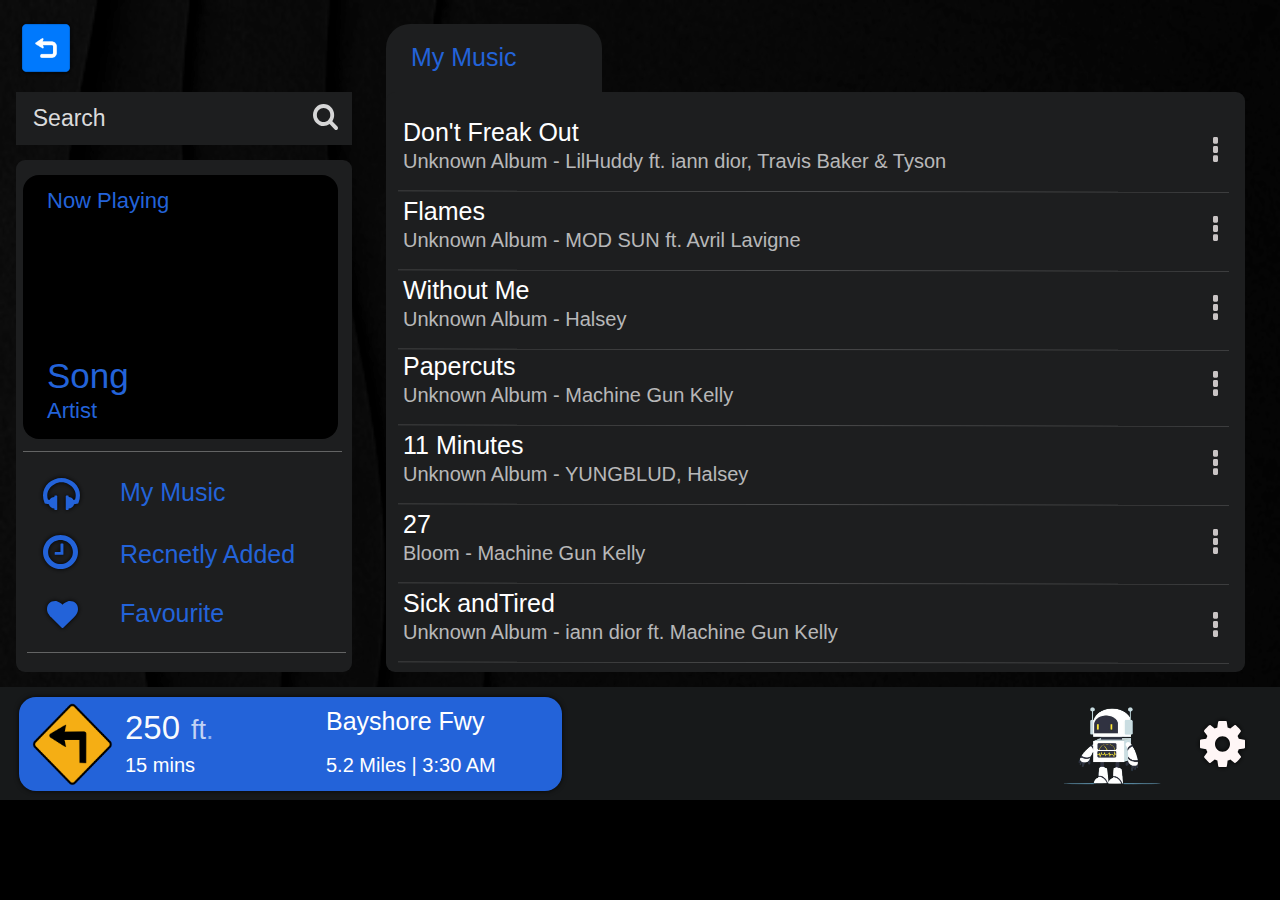
<file: musiclibrary.html>
﻿<!DOCTYPE html>
<html>
  <head>
    <title>MusicLibrary</title>
    <meta http-equiv="X-UA-Compatible" content="IE=edge"/>
    <meta http-equiv="content-type" content="text/html; charset=utf-8"/>
    <link href="resources/css/axure_rp_page.css" type="text/css" rel="stylesheet"/>
    <link href="data/styles.css" type="text/css" rel="stylesheet"/>
    <link href="files/musiclibrary/styles.css" type="text/css" rel="stylesheet"/>
    <script src="resources/scripts/jquery-3.2.1.min.js"></script>
    <script src="resources/scripts/axure/axQuery.js"></script>
    <script src="resources/scripts/axure/globals.js"></script>
    <script src="resources/scripts/axutils.js"></script>
    <script src="resources/scripts/axure/annotation.js"></script>
    <script src="resources/scripts/axure/axQuery.std.js"></script>
    <script src="resources/scripts/axure/doc.js"></script>
    <script src="resources/scripts/messagecenter.js"></script>
    <script src="resources/scripts/axure/events.js"></script>
    <script src="resources/scripts/axure/recording.js"></script>
    <script src="resources/scripts/axure/action.js"></script>
    <script src="resources/scripts/axure/expr.js"></script>
    <script src="resources/scripts/axure/geometry.js"></script>
    <script src="resources/scripts/axure/flyout.js"></script>
    <script src="resources/scripts/axure/model.js"></script>
    <script src="resources/scripts/axure/repeater.js"></script>
    <script src="resources/scripts/axure/sto.js"></script>
    <script src="resources/scripts/axure/utils.temp.js"></script>
    <script src="resources/scripts/axure/variables.js"></script>
    <script src="resources/scripts/axure/drag.js"></script>
    <script src="resources/scripts/axure/move.js"></script>
    <script src="resources/scripts/axure/visibility.js"></script>
    <script src="resources/scripts/axure/style.js"></script>
    <script src="resources/scripts/axure/adaptive.js"></script>
    <script src="resources/scripts/axure/tree.js"></script>
    <script src="resources/scripts/axure/init.temp.js"></script>
    <script src="resources/scripts/axure/legacy.js"></script>
    <script src="resources/scripts/axure/viewer.js"></script>
    <script src="resources/scripts/axure/math.js"></script>
    <script src="resources/scripts/axure/jquery.nicescroll.min.js"></script>
    <script src="data/document.js"></script>
    <script src="files/musiclibrary/data.js"></script>
    <script type="text/javascript">
      $axure.utils.getTransparentGifPath = function() { return 'resources/images/transparent.gif'; };
      $axure.utils.getOtherPath = function() { return 'resources/Other.html'; };
      $axure.utils.getReloadPath = function() { return 'resources/reload.html'; };
    </script>
  </head>
  <body>
    <div id="base" class="">

      <!-- --ThemePanel (Dynamic Panel) -->
      <div id="u291" class="ax_default" data-label="--ThemePanel">
        <div id="u291_state0" class="panel_state" data-label="Dark" style="">
          <div id="u291_state0_content" class="panel_state_content">

            <!-- Unnamed (Image) -->
            <div id="u292" class="ax_default image">
              <img id="u292_img" class="img " src="images/index/u1.png"/>
              <div id="u292_text" class="text " style="display:none; visibility: hidden">
                <p></p>
              </div>
            </div>

            <!-- Unnamed (Image) -->
            <div id="u293" class="ax_default image">
              <img id="u293_img" class="img " src="images/index/u1.png"/>
              <div id="u293_text" class="text " style="display:none; visibility: hidden">
                <p></p>
              </div>
            </div>

            <!-- Unnamed (Rectangle) -->
            <div id="u294" class="ax_default box_3">
              <div id="u294_div" class=""></div>
              <div id="u294_text" class="text " style="display:none; visibility: hidden">
                <p></p>
              </div>
            </div>

            <!-- Unnamed (Rectangle) -->
            <div id="u295" class="ax_default box_3">
              <div id="u295_div" class=""></div>
              <div id="u295_text" class="text " style="display:none; visibility: hidden">
                <p></p>
              </div>
            </div>

            <!-- Unnamed (Rectangle) -->
            <div id="u296" class="ax_default box_3">
              <div id="u296_div" class=""></div>
              <div id="u296_text" class="text " style="display:none; visibility: hidden">
                <p></p>
              </div>
            </div>

            <!-- Unnamed (Rectangle) -->
            <div id="u297" class="ax_default box_3">
              <div id="u297_div" class=""></div>
              <div id="u297_text" class="text " style="display:none; visibility: hidden">
                <p></p>
              </div>
            </div>

            <!-- Unnamed (Rectangle) -->
            <div id="u298" class="ax_default box_3">
              <div id="u298_div" class=""></div>
              <div id="u298_text" class="text " style="display:none; visibility: hidden">
                <p></p>
              </div>
            </div>

            <!-- Unnamed (Rectangle) -->
            <div id="u299" class="ax_default box_3">
              <div id="u299_div" class=""></div>
              <div id="u299_text" class="text " style="display:none; visibility: hidden">
                <p></p>
              </div>
            </div>

            <!-- Unnamed (Rectangle) -->
            <div id="u300" class="ax_default box_3">
              <div id="u300_div" class=""></div>
              <div id="u300_text" class="text " style="display:none; visibility: hidden">
                <p></p>
              </div>
            </div>

            <!-- Unnamed (Image) -->
            <div id="u301" class="ax_default image">
              <img id="u301_img" class="img " src="images/dashboard/u29.png"/>
              <div id="u301_text" class="text " style="display:none; visibility: hidden">
                <p></p>
              </div>
            </div>

            <!-- Unnamed (Rectangle) -->
            <div id="u302" class="ax_default label">
              <div id="u302_div" class=""></div>
              <div id="u302_text" class="text ">
                <p style="font-size:27px;"><span style="font-size:33px;color:rgba(255, 255, 255, 0.9921568627450981);">250</span><span style="font-size:39px;color:rgba(255, 255, 255, 0.9921568627450981);"> </span><span style="color:rgba(255, 255, 255, 0.7294117647058823);">ft</span><span style="color:rgba(255, 255, 255, 0.4980392156862745);">.</span></p>
              </div>
            </div>

            <!-- Unnamed (Rectangle) -->
            <div id="u303" class="ax_default label">
              <img id="u303_img" class="img " src="images/musiclibrary/u303.svg"/>
              <div id="u303_text" class="text ">
                <p><span>Bayshore Fwy</span></p>
              </div>
            </div>

            <!-- Unnamed (Rectangle) -->
            <div id="u304" class="ax_default label">
              <div id="u304_div" class=""></div>
              <div id="u304_text" class="text ">
                <p><span>15 mins</span></p>
              </div>
            </div>

            <!-- btn_back (Image) -->
            <div id="u305" class="ax_default image" data-label="btn_back">
              <img id="u305_img" class="img " src="images/navigation/btn_back_u209.svg"/>
              <div id="u305_text" class="text " style="display:none; visibility: hidden">
                <p></p>
              </div>
            </div>

            <!-- Unnamed (Rectangle) -->
            <div id="u306" class="ax_default label">
              <div id="u306_div" class=""></div>
              <div id="u306_text" class="text ">
                <p><span>5.2 Miles | 3:30 AM</span></p>
              </div>
            </div>

            <!-- search (Text Field) -->
            <div id="u307" class="ax_default text_field" data-label="search">
              <div id="u307_div" class=""></div>
              <input id="u307_input" type="text" value="&nbsp; Search" class="u307_input"/>
            </div>

            <!-- Unnamed (Shape) -->
            <div id="u308" class="ax_default icon">
              <img id="u308_img" class="img " src="images/musiclibrary/u308.svg"/>
              <div id="u308_text" class="text " style="display:none; visibility: hidden">
                <p></p>
              </div>
            </div>

            <!-- Unnamed (Shape) -->
            <div id="u309" class="ax_default icon">
              <img id="u309_img" class="img " src="images/musiclibrary/u309.svg"/>
              <div id="u309_text" class="text " style="display:none; visibility: hidden">
                <p></p>
              </div>
            </div>

            <!-- Unnamed (Rectangle) -->
            <div id="u310" class="ax_default label">
              <img id="u310_img" class="img " src="images/musiclibrary/u310.svg"/>
              <div id="u310_text" class="text ">
                <p><span>My Music</span></p>
              </div>
            </div>

            <!-- Unnamed (Rectangle) -->
            <div id="u311" class="ax_default label">
              <img id="u311_img" class="img " src="images/musiclibrary/u311.svg"/>
              <div id="u311_text" class="text ">
                <p><span>Recnetly Added</span></p>
              </div>
            </div>

            <!-- Unnamed (Shape) -->
            <div id="u312" class="ax_default icon">
              <img id="u312_img" class="img " src="images/musiclibrary/u312.svg"/>
              <div id="u312_text" class="text " style="display:none; visibility: hidden">
                <p></p>
              </div>
            </div>

            <!-- Unnamed (Rectangle) -->
            <div id="u313" class="ax_default label">
              <img id="u313_img" class="img " src="images/musiclibrary/u313.svg"/>
              <div id="u313_text" class="text ">
                <p><span>Favourite</span></p>
              </div>
            </div>

            <!-- Unnamed (Shape) -->
            <div id="u314" class="ax_default icon">
              <img id="u314_img" class="img " src="images/musiclibrary/u314.svg"/>
              <div id="u314_text" class="text " style="display:none; visibility: hidden">
                <p></p>
              </div>
            </div>

            <!-- Unnamed (Rectangle) -->
            <div id="u315" class="ax_default box_2">
              <div id="u315_div" class=""></div>
              <div id="u315_text" class="text " style="display:none; visibility: hidden">
                <p></p>
              </div>
            </div>

            <!-- Unnamed (Rectangle) -->
            <div id="u316" class="ax_default box_2">
              <div id="u316_div" class=""></div>
              <div id="u316_text" class="text " style="display:none; visibility: hidden">
                <p></p>
              </div>
            </div>

            <!-- MusicList (Dynamic Panel) -->
            <div id="u317" class="ax_default" data-label="MusicList">
              <div id="u317_state0" class="panel_state" data-label="MyMusic" style="">
                <div id="u317_state0_content" class="panel_state_content">

                  <!-- Unnamed (Rectangle) -->
                  <div id="u318" class="ax_default box_3">
                    <div id="u318_div" class=""></div>
                    <div id="u318_text" class="text " style="display:none; visibility: hidden">
                      <p></p>
                    </div>
                  </div>

                  <!-- Unnamed (Rectangle) -->
                  <div id="u319" class="ax_default label">
                    <img id="u319_img" class="img " src="images/musiclibrary/u311.svg"/>
                    <div id="u319_text" class="text ">
                      <p><span>Don't Freak Out </span></p>
                    </div>
                  </div>

                  <!-- Unnamed (Rectangle) -->
                  <div id="u320" class="ax_default label">
                    <img id="u320_img" class="img " src="images/musiclibrary/u320.svg"/>
                    <div id="u320_text" class="text ">
                      <p><span>Unknown Album - LilHuddy ft. iann dior, Travis Baker &amp; Tyson</span></p>
                    </div>
                  </div>

                  <!-- Unnamed (Line) -->
                  <div id="u321" class="ax_default line">
                    <img id="u321_img" class="img " src="images/musiclibrary/u321.svg"/>
                    <div id="u321_text" class="text " style="display:none; visibility: hidden">
                      <p></p>
                    </div>
                  </div>

                  <!-- Unnamed (Shape) -->
                  <div id="u322" class="ax_default icon">
                    <img id="u322_img" class="img " src="images/musiclibrary/u322.svg"/>
                    <div id="u322_text" class="text " style="display:none; visibility: hidden">
                      <p></p>
                    </div>
                  </div>

                  <!-- Unnamed (Rectangle) -->
                  <div id="u323" class="ax_default label">
                    <img id="u323_img" class="img " src="images/musiclibrary/u323.svg"/>
                    <div id="u323_text" class="text ">
                      <p><span>Flames</span></p>
                    </div>
                  </div>

                  <!-- Unnamed (Rectangle) -->
                  <div id="u324" class="ax_default label">
                    <img id="u324_img" class="img " src="images/musiclibrary/u324.svg"/>
                    <div id="u324_text" class="text ">
                      <p><span>Unknown Album - MOD SUN ft. Avril Lavigne</span></p>
                    </div>
                  </div>

                  <!-- Unnamed (Line) -->
                  <div id="u325" class="ax_default line">
                    <img id="u325_img" class="img " src="images/musiclibrary/u321.svg"/>
                    <div id="u325_text" class="text " style="display:none; visibility: hidden">
                      <p></p>
                    </div>
                  </div>

                  <!-- Unnamed (Shape) -->
                  <div id="u326" class="ax_default icon">
                    <img id="u326_img" class="img " src="images/musiclibrary/u322.svg"/>
                    <div id="u326_text" class="text " style="display:none; visibility: hidden">
                      <p></p>
                    </div>
                  </div>

                  <!-- Unnamed (Rectangle) -->
                  <div id="u327" class="ax_default label">
                    <img id="u327_img" class="img " src="images/musiclibrary/u327.svg"/>
                    <div id="u327_text" class="text ">
                      <p><span>Without Me</span></p>
                    </div>
                  </div>

                  <!-- Unnamed (Rectangle) -->
                  <div id="u328" class="ax_default label">
                    <img id="u328_img" class="img " src="images/musiclibrary/u328.svg"/>
                    <div id="u328_text" class="text ">
                      <p><span>Unknown Album - Halsey</span></p>
                    </div>
                  </div>

                  <!-- Unnamed (Line) -->
                  <div id="u329" class="ax_default line">
                    <img id="u329_img" class="img " src="images/musiclibrary/u321.svg"/>
                    <div id="u329_text" class="text " style="display:none; visibility: hidden">
                      <p></p>
                    </div>
                  </div>

                  <!-- Unnamed (Shape) -->
                  <div id="u330" class="ax_default icon">
                    <img id="u330_img" class="img " src="images/musiclibrary/u322.svg"/>
                    <div id="u330_text" class="text " style="display:none; visibility: hidden">
                      <p></p>
                    </div>
                  </div>

                  <!-- Unnamed (Rectangle) -->
                  <div id="u331" class="ax_default label">
                    <img id="u331_img" class="img " src="images/musiclibrary/u331.svg"/>
                    <div id="u331_text" class="text ">
                      <p><span>Papercuts</span></p>
                    </div>
                  </div>

                  <!-- Unnamed (Rectangle) -->
                  <div id="u332" class="ax_default label">
                    <img id="u332_img" class="img " src="images/musiclibrary/u332.svg"/>
                    <div id="u332_text" class="text ">
                      <p><span>Unknown Album - Machine Gun Kelly</span></p>
                    </div>
                  </div>

                  <!-- Unnamed (Line) -->
                  <div id="u333" class="ax_default line">
                    <img id="u333_img" class="img " src="images/musiclibrary/u321.svg"/>
                    <div id="u333_text" class="text " style="display:none; visibility: hidden">
                      <p></p>
                    </div>
                  </div>

                  <!-- Unnamed (Shape) -->
                  <div id="u334" class="ax_default icon">
                    <img id="u334_img" class="img " src="images/musiclibrary/u322.svg"/>
                    <div id="u334_text" class="text " style="display:none; visibility: hidden">
                      <p></p>
                    </div>
                  </div>

                  <!-- Unnamed (Rectangle) -->
                  <div id="u335" class="ax_default label">
                    <img id="u335_img" class="img " src="images/musiclibrary/u335.svg"/>
                    <div id="u335_text" class="text ">
                      <p><span>11 Minutes</span></p>
                    </div>
                  </div>

                  <!-- Unnamed (Rectangle) -->
                  <div id="u336" class="ax_default label">
                    <img id="u336_img" class="img " src="images/musiclibrary/u336.svg"/>
                    <div id="u336_text" class="text ">
                      <p><span>Unknown Album - YUNGBLUD, Halsey</span></p>
                    </div>
                  </div>

                  <!-- Unnamed (Line) -->
                  <div id="u337" class="ax_default line">
                    <img id="u337_img" class="img " src="images/musiclibrary/u321.svg"/>
                    <div id="u337_text" class="text " style="display:none; visibility: hidden">
                      <p></p>
                    </div>
                  </div>

                  <!-- Unnamed (Shape) -->
                  <div id="u338" class="ax_default icon">
                    <img id="u338_img" class="img " src="images/musiclibrary/u322.svg"/>
                    <div id="u338_text" class="text " style="display:none; visibility: hidden">
                      <p></p>
                    </div>
                  </div>

                  <!-- Unnamed (Rectangle) -->
                  <div id="u339" class="ax_default label">
                    <img id="u339_img" class="img " src="images/musiclibrary/u339.svg"/>
                    <div id="u339_text" class="text ">
                      <p><span>27</span></p>
                    </div>
                  </div>

                  <!-- Unnamed (Rectangle) -->
                  <div id="u340" class="ax_default label">
                    <img id="u340_img" class="img " src="images/musiclibrary/u340.svg"/>
                    <div id="u340_text" class="text ">
                      <p><span>Bloom - Machine Gun Kelly</span></p>
                    </div>
                  </div>

                  <!-- Unnamed (Line) -->
                  <div id="u341" class="ax_default line">
                    <img id="u341_img" class="img " src="images/musiclibrary/u321.svg"/>
                    <div id="u341_text" class="text " style="display:none; visibility: hidden">
                      <p></p>
                    </div>
                  </div>

                  <!-- Unnamed (Shape) -->
                  <div id="u342" class="ax_default icon">
                    <img id="u342_img" class="img " src="images/musiclibrary/u322.svg"/>
                    <div id="u342_text" class="text " style="display:none; visibility: hidden">
                      <p></p>
                    </div>
                  </div>

                  <!-- Unnamed (Rectangle) -->
                  <div id="u343" class="ax_default label">
                    <img id="u343_img" class="img " src="images/musiclibrary/u343.svg"/>
                    <div id="u343_text" class="text ">
                      <p><span>Sick andTired </span></p>
                    </div>
                  </div>

                  <!-- Unnamed (Rectangle) -->
                  <div id="u344" class="ax_default label">
                    <img id="u344_img" class="img " src="images/musiclibrary/u344.svg"/>
                    <div id="u344_text" class="text ">
                      <p><span>Unknown Album - iann dior ft. Machine Gun Kelly</span></p>
                    </div>
                  </div>

                  <!-- Unnamed (Line) -->
                  <div id="u345" class="ax_default line">
                    <img id="u345_img" class="img " src="images/musiclibrary/u321.svg"/>
                    <div id="u345_text" class="text " style="display:none; visibility: hidden">
                      <p></p>
                    </div>
                  </div>

                  <!-- Unnamed (Shape) -->
                  <div id="u346" class="ax_default icon">
                    <img id="u346_img" class="img " src="images/musiclibrary/u322.svg"/>
                    <div id="u346_text" class="text " style="display:none; visibility: hidden">
                      <p></p>
                    </div>
                  </div>

                  <!-- Unnamed (Rectangle) -->
                  <div id="u347" class="ax_default box_3">
                    <div id="u347_div" class=""></div>
                    <div id="u347_text" class="text " style="display:none; visibility: hidden">
                      <p></p>
                    </div>
                  </div>

                  <!-- Unnamed (Rectangle) -->
                  <div id="u348" class="ax_default box_3">
                    <div id="u348_div" class=""></div>
                    <div id="u348_text" class="text " style="display:none; visibility: hidden">
                      <p></p>
                    </div>
                  </div>

                  <!-- Unnamed (Rectangle) -->
                  <div id="u349" class="ax_default box_3">
                    <div id="u349_div" class=""></div>
                    <div id="u349_text" class="text " style="display:none; visibility: hidden">
                      <p></p>
                    </div>
                  </div>

                  <!-- Unnamed (Rectangle) -->
                  <div id="u350" class="ax_default box_3">
                    <div id="u350_div" class=""></div>
                    <div id="u350_text" class="text " style="display:none; visibility: hidden">
                      <p></p>
                    </div>
                  </div>

                  <!-- Unnamed (Rectangle) -->
                  <div id="u351" class="ax_default box_3">
                    <div id="u351_div" class=""></div>
                    <div id="u351_text" class="text " style="display:none; visibility: hidden">
                      <p></p>
                    </div>
                  </div>

                  <!-- Unnamed (Rectangle) -->
                  <div id="u352" class="ax_default box_3">
                    <div id="u352_div" class=""></div>
                    <div id="u352_text" class="text " style="display:none; visibility: hidden">
                      <p></p>
                    </div>
                  </div>

                  <!-- Unnamed (Rectangle) -->
                  <div id="u353" class="ax_default box_3">
                    <div id="u353_div" class=""></div>
                    <div id="u353_text" class="text " style="display:none; visibility: hidden">
                      <p></p>
                    </div>
                  </div>
                </div>
              </div>
              <div id="u317_state1" class="panel_state" data-label="Recent" style="visibility: hidden;">
                <div id="u317_state1_content" class="panel_state_content">

                  <!-- Unnamed (Shape) -->
                  <div id="u354" class="ax_default icon">
                    <img id="u354_img" class="img " src="images/musiclibrary/u322.svg"/>
                    <div id="u354_text" class="text " style="display:none; visibility: hidden">
                      <p></p>
                    </div>
                  </div>

                  <!-- Unnamed (Shape) -->
                  <div id="u355" class="ax_default icon">
                    <img id="u355_img" class="img " src="images/musiclibrary/u322.svg"/>
                    <div id="u355_text" class="text " style="display:none; visibility: hidden">
                      <p></p>
                    </div>
                  </div>

                  <!-- Unnamed (Shape) -->
                  <div id="u356" class="ax_default icon">
                    <img id="u356_img" class="img " src="images/musiclibrary/u322.svg"/>
                    <div id="u356_text" class="text " style="display:none; visibility: hidden">
                      <p></p>
                    </div>
                  </div>

                  <!-- Unnamed (Rectangle) -->
                  <div id="u357" class="ax_default label">
                    <img id="u357_img" class="img " src="images/musiclibrary/u331.svg"/>
                    <div id="u357_text" class="text ">
                      <p><span>Papercuts</span></p>
                    </div>
                  </div>

                  <!-- Unnamed (Rectangle) -->
                  <div id="u358" class="ax_default label">
                    <img id="u358_img" class="img " src="images/musiclibrary/u332.svg"/>
                    <div id="u358_text" class="text ">
                      <p><span>Unknown Album - Machine Gun Kelly</span></p>
                    </div>
                  </div>

                  <!-- Unnamed (Line) -->
                  <div id="u359" class="ax_default line">
                    <img id="u359_img" class="img " src="images/musiclibrary/u321.svg"/>
                    <div id="u359_text" class="text " style="display:none; visibility: hidden">
                      <p></p>
                    </div>
                  </div>

                  <!-- Unnamed (Shape) -->
                  <div id="u360" class="ax_default icon">
                    <img id="u360_img" class="img " src="images/musiclibrary/u322.svg"/>
                    <div id="u360_text" class="text " style="display:none; visibility: hidden">
                      <p></p>
                    </div>
                  </div>

                  <!-- Unnamed (Rectangle) -->
                  <div id="u361" class="ax_default label">
                    <img id="u361_img" class="img " src="images/musiclibrary/u335.svg"/>
                    <div id="u361_text" class="text ">
                      <p><span>11 Minutes</span></p>
                    </div>
                  </div>

                  <!-- Unnamed (Rectangle) -->
                  <div id="u362" class="ax_default label">
                    <img id="u362_img" class="img " src="images/musiclibrary/u336.svg"/>
                    <div id="u362_text" class="text ">
                      <p><span>Unknown Album - YUNGBLUD, Halsey</span></p>
                    </div>
                  </div>

                  <!-- Unnamed (Line) -->
                  <div id="u363" class="ax_default line">
                    <img id="u363_img" class="img " src="images/musiclibrary/u321.svg"/>
                    <div id="u363_text" class="text " style="display:none; visibility: hidden">
                      <p></p>
                    </div>
                  </div>

                  <!-- Unnamed (Rectangle) -->
                  <div id="u364" class="ax_default label">
                    <img id="u364_img" class="img " src="images/musiclibrary/u339.svg"/>
                    <div id="u364_text" class="text ">
                      <p><span>27</span></p>
                    </div>
                  </div>

                  <!-- Unnamed (Rectangle) -->
                  <div id="u365" class="ax_default label">
                    <img id="u365_img" class="img " src="images/musiclibrary/u365.svg"/>
                    <div id="u365_text" class="text ">
                      <p><span>Bloom - Machine Gun Halsey</span></p>
                    </div>
                  </div>

                  <!-- Unnamed (Line) -->
                  <div id="u366" class="ax_default line">
                    <img id="u366_img" class="img " src="images/musiclibrary/u321.svg"/>
                    <div id="u366_text" class="text " style="display:none; visibility: hidden">
                      <p></p>
                    </div>
                  </div>

                  <!-- Unnamed (Rectangle) -->
                  <div id="u367" class="ax_default label">
                    <img id="u367_img" class="img " src="images/musiclibrary/u343.svg"/>
                    <div id="u367_text" class="text ">
                      <p><span>Sick andTired </span></p>
                    </div>
                  </div>

                  <!-- Unnamed (Rectangle) -->
                  <div id="u368" class="ax_default label">
                    <img id="u368_img" class="img " src="images/musiclibrary/u344.svg"/>
                    <div id="u368_text" class="text ">
                      <p><span>Unknown Album - iann dior ft. Machine Gun Kelly</span></p>
                    </div>
                  </div>

                  <!-- Unnamed (Line) -->
                  <div id="u369" class="ax_default line">
                    <img id="u369_img" class="img " src="images/musiclibrary/u321.svg"/>
                    <div id="u369_text" class="text " style="display:none; visibility: hidden">
                      <p></p>
                    </div>
                  </div>

                  <!-- Unnamed (Rectangle) -->
                  <div id="u370" class="ax_default box_3">
                    <div id="u370_div" class=""></div>
                    <div id="u370_text" class="text " style="display:none; visibility: hidden">
                      <p></p>
                    </div>
                  </div>

                  <!-- Unnamed (Rectangle) -->
                  <div id="u371" class="ax_default box_3">
                    <div id="u371_div" class=""></div>
                    <div id="u371_text" class="text " style="display:none; visibility: hidden">
                      <p></p>
                    </div>
                  </div>

                  <!-- Unnamed (Rectangle) -->
                  <div id="u372" class="ax_default box_3">
                    <div id="u372_div" class=""></div>
                    <div id="u372_text" class="text " style="display:none; visibility: hidden">
                      <p></p>
                    </div>
                  </div>

                  <!-- Unnamed (Rectangle) -->
                  <div id="u373" class="ax_default box_3">
                    <div id="u373_div" class=""></div>
                    <div id="u373_text" class="text " style="display:none; visibility: hidden">
                      <p></p>
                    </div>
                  </div>
                </div>
              </div>
              <div id="u317_state2" class="panel_state" data-label="Favourite" style="visibility: hidden;">
                <div id="u317_state2_content" class="panel_state_content">

                  <!-- Unnamed (Rectangle) -->
                  <div id="u374" class="ax_default label">
                    <img id="u374_img" class="img " src="images/musiclibrary/u311.svg"/>
                    <div id="u374_text" class="text ">
                      <p><span>Don't Freak Out </span></p>
                    </div>
                  </div>

                  <!-- Unnamed (Rectangle) -->
                  <div id="u375" class="ax_default label">
                    <img id="u375_img" class="img " src="images/musiclibrary/u320.svg"/>
                    <div id="u375_text" class="text ">
                      <p><span>Unknown Album - LilHuddy ft. iann dior, Travis Baker &amp; Tyson</span></p>
                    </div>
                  </div>

                  <!-- Unnamed (Line) -->
                  <div id="u376" class="ax_default line">
                    <img id="u376_img" class="img " src="images/musiclibrary/u321.svg"/>
                    <div id="u376_text" class="text " style="display:none; visibility: hidden">
                      <p></p>
                    </div>
                  </div>

                  <!-- Unnamed (Shape) -->
                  <div id="u377" class="ax_default icon">
                    <img id="u377_img" class="img " src="images/musiclibrary/u322.svg"/>
                    <div id="u377_text" class="text " style="display:none; visibility: hidden">
                      <p></p>
                    </div>
                  </div>

                  <!-- Unnamed (Rectangle) -->
                  <div id="u378" class="ax_default label">
                    <img id="u378_img" class="img " src="images/musiclibrary/u323.svg"/>
                    <div id="u378_text" class="text ">
                      <p><span>Flames</span></p>
                    </div>
                  </div>

                  <!-- Unnamed (Rectangle) -->
                  <div id="u379" class="ax_default label">
                    <img id="u379_img" class="img " src="images/musiclibrary/u324.svg"/>
                    <div id="u379_text" class="text ">
                      <p><span>Unknown Album - MOD SUN ft. Avril Lavigne</span></p>
                    </div>
                  </div>

                  <!-- Unnamed (Line) -->
                  <div id="u380" class="ax_default line">
                    <img id="u380_img" class="img " src="images/musiclibrary/u321.svg"/>
                    <div id="u380_text" class="text " style="display:none; visibility: hidden">
                      <p></p>
                    </div>
                  </div>

                  <!-- Unnamed (Shape) -->
                  <div id="u381" class="ax_default icon">
                    <img id="u381_img" class="img " src="images/musiclibrary/u322.svg"/>
                    <div id="u381_text" class="text " style="display:none; visibility: hidden">
                      <p></p>
                    </div>
                  </div>

                  <!-- Unnamed (Rectangle) -->
                  <div id="u382" class="ax_default label">
                    <img id="u382_img" class="img " src="images/musiclibrary/u327.svg"/>
                    <div id="u382_text" class="text ">
                      <p><span>Without Me</span></p>
                    </div>
                  </div>

                  <!-- Unnamed (Rectangle) -->
                  <div id="u383" class="ax_default label">
                    <img id="u383_img" class="img " src="images/musiclibrary/u328.svg"/>
                    <div id="u383_text" class="text ">
                      <p><span>Unknown Album - Halsey</span></p>
                    </div>
                  </div>

                  <!-- Unnamed (Line) -->
                  <div id="u384" class="ax_default line">
                    <img id="u384_img" class="img " src="images/musiclibrary/u321.svg"/>
                    <div id="u384_text" class="text " style="display:none; visibility: hidden">
                      <p></p>
                    </div>
                  </div>

                  <!-- Unnamed (Shape) -->
                  <div id="u385" class="ax_default icon">
                    <img id="u385_img" class="img " src="images/musiclibrary/u322.svg"/>
                    <div id="u385_text" class="text " style="display:none; visibility: hidden">
                      <p></p>
                    </div>
                  </div>

                  <!-- Unnamed (Rectangle) -->
                  <div id="u386" class="ax_default box_3">
                    <div id="u386_div" class=""></div>
                    <div id="u386_text" class="text " style="display:none; visibility: hidden">
                      <p></p>
                    </div>
                  </div>

                  <!-- Unnamed (Rectangle) -->
                  <div id="u387" class="ax_default box_3">
                    <div id="u387_div" class=""></div>
                    <div id="u387_text" class="text " style="display:none; visibility: hidden">
                      <p></p>
                    </div>
                  </div>

                  <!-- Unnamed (Rectangle) -->
                  <div id="u388" class="ax_default box_3">
                    <div id="u388_div" class=""></div>
                    <div id="u388_text" class="text " style="display:none; visibility: hidden">
                      <p></p>
                    </div>
                  </div>
                </div>
              </div>
            </div>

            <!-- headtext (Rectangle) -->
            <div id="u389" class="ax_default label" data-label="headtext">
              <img id="u389_img" class="img " src="images/musiclibrary/u310.svg"/>
              <div id="u389_text" class="text ">
                <p><span>My Music </span></p>
              </div>
            </div>

            <!-- Unnamed (Rectangle) -->
            <div id="u390" class="ax_default box_2">
              <div id="u390_div" class=""></div>
              <div id="u390_text" class="text " style="display:none; visibility: hidden">
                <p></p>
              </div>
            </div>

            <!-- currentsong (Rectangle) -->
            <div id="u391" class="ax_default label" data-label="currentsong">
              <div id="u391_div" class=""></div>
              <div id="u391_text" class="text ">
                <p><span>Song</span></p>
              </div>
            </div>

            <!-- currentartist (Rectangle) -->
            <div id="u392" class="ax_default label" data-label="currentartist">
              <div id="u392_div" class=""></div>
              <div id="u392_text" class="text ">
                <p><span>Artist</span></p>
              </div>
            </div>

            <!-- Unnamed (Rectangle) -->
            <div id="u393" class="ax_default label">
              <div id="u393_div" class=""></div>
              <div id="u393_text" class="text ">
                <p><span>Now Playing</span></p>
              </div>
            </div>

            <!-- Unnamed (Rectangle) -->
            <div id="u394" class="ax_default box_3">
              <div id="u394_div" class=""></div>
              <div id="u394_text" class="text " style="display:none; visibility: hidden">
                <p></p>
              </div>
            </div>

            <!-- keyboard (Image) -->
            <div id="u395" class="ax_default image ax_default_hidden" data-label="keyboard" style="display:none; visibility: hidden">
              <img id="u395_img" class="img " src="images/musiclibrary/keyboard_u395.svg"/>
              <div id="u395_text" class="text " style="display:none; visibility: hidden">
                <p></p>
              </div>
            </div>

            <!-- btn_close (Shape) -->
            <div id="u396" class="ax_default icon ax_default_hidden" data-label="btn_close" style="display:none; visibility: hidden">
              <img id="u396_img" class="img " src="images/musiclibrary/btn_close_u396.svg"/>
              <div id="u396_text" class="text " style="display:none; visibility: hidden">
                <p></p>
              </div>
            </div>

            <!-- Unnamed (Shape) -->
            <div id="u397" class="ax_default icon">
              <img id="u397_img" class="img " src="images/dashboard/u44.svg"/>
              <div id="u397_text" class="text " style="display:none; visibility: hidden">
                <p></p>
              </div>
            </div>

            <!-- Unnamed (Dynamic Panel) -->
            <div id="u398" class="ax_default">
              <div id="u398_state0" class="panel_state" data-label="Default" style="">
                <div id="u398_state0_content" class="panel_state_content">

                  <!-- Unnamed (Image) -->
                  <div id="u399" class="ax_default image">
                    <img id="u399_img" class="img " src="images/dashboard/u15.png"/>
                    <div id="u399_text" class="text " style="display:none; visibility: hidden">
                      <p></p>
                    </div>
                  </div>
                </div>
              </div>
              <div id="u398_state1" class="panel_state" data-label="Onlcick" style="visibility: hidden;">
                <div id="u398_state1_content" class="panel_state_content">

                  <!-- Unnamed (Image) -->
                  <div id="u400" class="ax_default image">
                    <img id="u400_img" class="img " src="images/dashboard/u15.png"/>
                    <div id="u400_text" class="text " style="display:none; visibility: hidden">
                      <p></p>
                    </div>
                  </div>

                  <!-- Unnamed (Triangle) -->
                  <div id="u401" class="ax_default flow_shape">
                    <img id="u401_img" class="img " src="images/dashboard/u17.svg"/>
                    <div id="u401_text" class="text " style="display:none; visibility: hidden">
                      <p></p>
                    </div>
                  </div>

                  <!-- Unnamed (Rectangle) -->
                  <div id="u402" class="ax_default box_2">
                    <img id="u402_img" class="img " src="images/dashboard/u18.svg"/>
                    <div id="u402_text" class="text " style="display:none; visibility: hidden">
                      <p></p>
                    </div>
                  </div>

                  <!-- Unnamed (Rectangle) -->
                  <div id="u403" class="ax_default label">
                    <img id="u403_img" class="img " src="images/dashboard/u19.svg"/>
                    <div id="u403_text" class="text ">
                      <p><span>How can I help you ?</span></p>
                    </div>
                  </div>
                </div>
              </div>
            </div>
          </div>
        </div>
        <div id="u291_state1" class="panel_state" data-label="Light" style="visibility: hidden;">
          <div id="u291_state1_content" class="panel_state_content">

            <!-- Unnamed (Image) -->
            <div id="u404" class="ax_default image">
              <img id="u404_img" class="img " src="images/dashboard/u96.png"/>
              <div id="u404_text" class="text " style="display:none; visibility: hidden">
                <p></p>
              </div>
            </div>

            <!-- Unnamed (Rectangle) -->
            <div id="u405" class="ax_default box_3">
              <div id="u405_div" class=""></div>
              <div id="u405_text" class="text " style="display:none; visibility: hidden">
                <p></p>
              </div>
            </div>

            <!-- Unnamed (Rectangle) -->
            <div id="u406" class="ax_default box_3">
              <div id="u406_div" class=""></div>
              <div id="u406_text" class="text " style="display:none; visibility: hidden">
                <p></p>
              </div>
            </div>

            <!-- Unnamed (Rectangle) -->
            <div id="u407" class="ax_default box_3">
              <div id="u407_div" class=""></div>
              <div id="u407_text" class="text " style="display:none; visibility: hidden">
                <p></p>
              </div>
            </div>

            <!-- Unnamed (Rectangle) -->
            <div id="u408" class="ax_default box_3">
              <div id="u408_div" class=""></div>
              <div id="u408_text" class="text " style="display:none; visibility: hidden">
                <p></p>
              </div>
            </div>

            <!-- Unnamed (Rectangle) -->
            <div id="u409" class="ax_default box_3">
              <div id="u409_div" class=""></div>
              <div id="u409_text" class="text " style="display:none; visibility: hidden">
                <p></p>
              </div>
            </div>

            <!-- Unnamed (Rectangle) -->
            <div id="u410" class="ax_default box_3">
              <div id="u410_div" class=""></div>
              <div id="u410_text" class="text " style="display:none; visibility: hidden">
                <p></p>
              </div>
            </div>

            <!-- Unnamed (Rectangle) -->
            <div id="u411" class="ax_default box_3">
              <div id="u411_div" class=""></div>
              <div id="u411_text" class="text " style="display:none; visibility: hidden">
                <p></p>
              </div>
            </div>

            <!-- Unnamed (Image) -->
            <div id="u412" class="ax_default image">
              <img id="u412_img" class="img " src="images/dashboard/u29.png"/>
              <div id="u412_text" class="text " style="display:none; visibility: hidden">
                <p></p>
              </div>
            </div>

            <!-- Unnamed (Rectangle) -->
            <div id="u413" class="ax_default label">
              <div id="u413_div" class=""></div>
              <div id="u413_text" class="text ">
                <p style="font-size:27px;"><span style="font-size:33px;color:rgba(255, 255, 255, 0.9921568627450981);">250</span><span style="font-size:39px;color:rgba(255, 255, 255, 0.9921568627450981);"> </span><span style="color:rgba(255, 255, 255, 0.7294117647058823);">ft</span><span style="color:rgba(255, 255, 255, 0.4980392156862745);">.</span></p>
              </div>
            </div>

            <!-- Unnamed (Rectangle) -->
            <div id="u414" class="ax_default label">
              <img id="u414_img" class="img " src="images/musiclibrary/u303.svg"/>
              <div id="u414_text" class="text ">
                <p><span>Bayshore Fwy</span></p>
              </div>
            </div>

            <!-- Unnamed (Rectangle) -->
            <div id="u415" class="ax_default label">
              <div id="u415_div" class=""></div>
              <div id="u415_text" class="text ">
                <p><span>15 mins</span></p>
              </div>
            </div>

            <!-- btn_back (Image) -->
            <div id="u416" class="ax_default image" data-label="btn_back">
              <img id="u416_img" class="img " src="images/navigation/btn_back_u209.svg"/>
              <div id="u416_text" class="text " style="display:none; visibility: hidden">
                <p></p>
              </div>
            </div>

            <!-- Unnamed (Rectangle) -->
            <div id="u417" class="ax_default label">
              <div id="u417_div" class=""></div>
              <div id="u417_text" class="text ">
                <p><span>5.2 Miles | 3:30 AM</span></p>
              </div>
            </div>

            <!-- search (Text Field) -->
            <div id="u418" class="ax_default text_field" data-label="search">
              <div id="u418_div" class=""></div>
              <input id="u418_input" type="text" value="&nbsp; Search" class="u418_input"/>
            </div>

            <!-- Unnamed (Shape) -->
            <div id="u419" class="ax_default icon">
              <img id="u419_img" class="img " src="images/musiclibrary/u419.svg"/>
              <div id="u419_text" class="text " style="display:none; visibility: hidden">
                <p></p>
              </div>
            </div>

            <!-- Unnamed (Shape) -->
            <div id="u420" class="ax_default icon">
              <img id="u420_img" class="img " src="images/musiclibrary/u420.svg"/>
              <div id="u420_text" class="text " style="display:none; visibility: hidden">
                <p></p>
              </div>
            </div>

            <!-- Unnamed (Rectangle) -->
            <div id="u421" class="ax_default label">
              <img id="u421_img" class="img " src="images/musiclibrary/u310.svg"/>
              <div id="u421_text" class="text ">
                <p><span>My Music</span></p>
              </div>
            </div>

            <!-- Unnamed (Rectangle) -->
            <div id="u422" class="ax_default label">
              <img id="u422_img" class="img " src="images/musiclibrary/u311.svg"/>
              <div id="u422_text" class="text ">
                <p><span>Recnetly Added</span></p>
              </div>
            </div>

            <!-- Unnamed (Shape) -->
            <div id="u423" class="ax_default icon">
              <img id="u423_img" class="img " src="images/musiclibrary/u423.svg"/>
              <div id="u423_text" class="text " style="display:none; visibility: hidden">
                <p></p>
              </div>
            </div>

            <!-- Unnamed (Rectangle) -->
            <div id="u424" class="ax_default label">
              <img id="u424_img" class="img " src="images/musiclibrary/u313.svg"/>
              <div id="u424_text" class="text ">
                <p><span>Favourite</span></p>
              </div>
            </div>

            <!-- Unnamed (Shape) -->
            <div id="u425" class="ax_default icon">
              <img id="u425_img" class="img " src="images/musiclibrary/u425.svg"/>
              <div id="u425_text" class="text " style="display:none; visibility: hidden">
                <p></p>
              </div>
            </div>

            <!-- Unnamed (Rectangle) -->
            <div id="u426" class="ax_default box_2">
              <div id="u426_div" class=""></div>
              <div id="u426_text" class="text " style="display:none; visibility: hidden">
                <p></p>
              </div>
            </div>

            <!-- Unnamed (Rectangle) -->
            <div id="u427" class="ax_default box_2">
              <div id="u427_div" class=""></div>
              <div id="u427_text" class="text " style="display:none; visibility: hidden">
                <p></p>
              </div>
            </div>

            <!-- MusicList (Dynamic Panel) -->
            <div id="u428" class="ax_default" data-label="MusicList">
              <div id="u428_state0" class="panel_state" data-label="MyMusic" style="">
                <div id="u428_state0_content" class="panel_state_content">

                  <!-- Unnamed (Rectangle) -->
                  <div id="u429" class="ax_default box_3">
                    <div id="u429_div" class=""></div>
                    <div id="u429_text" class="text " style="display:none; visibility: hidden">
                      <p></p>
                    </div>
                  </div>

                  <!-- Unnamed (Rectangle) -->
                  <div id="u430" class="ax_default label">
                    <img id="u430_img" class="img " src="images/musiclibrary/u311.svg"/>
                    <div id="u430_text" class="text ">
                      <p><span>Don't Freak Out </span></p>
                    </div>
                  </div>

                  <!-- Unnamed (Rectangle) -->
                  <div id="u431" class="ax_default label">
                    <img id="u431_img" class="img " src="images/musiclibrary/u320.svg"/>
                    <div id="u431_text" class="text ">
                      <p><span>Unknown Album - LilHuddy ft. iann dior, Travis Baker &amp; Tyson</span></p>
                    </div>
                  </div>

                  <!-- Unnamed (Line) -->
                  <div id="u432" class="ax_default line">
                    <img id="u432_img" class="img " src="images/musiclibrary/u321.svg"/>
                    <div id="u432_text" class="text " style="display:none; visibility: hidden">
                      <p></p>
                    </div>
                  </div>

                  <!-- Unnamed (Shape) -->
                  <div id="u433" class="ax_default icon">
                    <img id="u433_img" class="img " src="images/musiclibrary/u322.svg"/>
                    <div id="u433_text" class="text " style="display:none; visibility: hidden">
                      <p></p>
                    </div>
                  </div>

                  <!-- Unnamed (Rectangle) -->
                  <div id="u434" class="ax_default label">
                    <img id="u434_img" class="img " src="images/musiclibrary/u323.svg"/>
                    <div id="u434_text" class="text ">
                      <p><span>Flames</span></p>
                    </div>
                  </div>

                  <!-- Unnamed (Rectangle) -->
                  <div id="u435" class="ax_default label">
                    <img id="u435_img" class="img " src="images/musiclibrary/u324.svg"/>
                    <div id="u435_text" class="text ">
                      <p><span>Unknown Album - MOD SUN ft. Avril Lavigne</span></p>
                    </div>
                  </div>

                  <!-- Unnamed (Line) -->
                  <div id="u436" class="ax_default line">
                    <img id="u436_img" class="img " src="images/musiclibrary/u321.svg"/>
                    <div id="u436_text" class="text " style="display:none; visibility: hidden">
                      <p></p>
                    </div>
                  </div>

                  <!-- Unnamed (Shape) -->
                  <div id="u437" class="ax_default icon">
                    <img id="u437_img" class="img " src="images/musiclibrary/u322.svg"/>
                    <div id="u437_text" class="text " style="display:none; visibility: hidden">
                      <p></p>
                    </div>
                  </div>

                  <!-- Unnamed (Rectangle) -->
                  <div id="u438" class="ax_default label">
                    <img id="u438_img" class="img " src="images/musiclibrary/u327.svg"/>
                    <div id="u438_text" class="text ">
                      <p><span>Without Me</span></p>
                    </div>
                  </div>

                  <!-- Unnamed (Rectangle) -->
                  <div id="u439" class="ax_default label">
                    <img id="u439_img" class="img " src="images/musiclibrary/u328.svg"/>
                    <div id="u439_text" class="text ">
                      <p><span>Unknown Album - Halsey</span></p>
                    </div>
                  </div>

                  <!-- Unnamed (Line) -->
                  <div id="u440" class="ax_default line">
                    <img id="u440_img" class="img " src="images/musiclibrary/u321.svg"/>
                    <div id="u440_text" class="text " style="display:none; visibility: hidden">
                      <p></p>
                    </div>
                  </div>

                  <!-- Unnamed (Shape) -->
                  <div id="u441" class="ax_default icon">
                    <img id="u441_img" class="img " src="images/musiclibrary/u322.svg"/>
                    <div id="u441_text" class="text " style="display:none; visibility: hidden">
                      <p></p>
                    </div>
                  </div>

                  <!-- Unnamed (Rectangle) -->
                  <div id="u442" class="ax_default label">
                    <img id="u442_img" class="img " src="images/musiclibrary/u331.svg"/>
                    <div id="u442_text" class="text ">
                      <p><span>Papercuts</span></p>
                    </div>
                  </div>

                  <!-- Unnamed (Rectangle) -->
                  <div id="u443" class="ax_default label">
                    <img id="u443_img" class="img " src="images/musiclibrary/u332.svg"/>
                    <div id="u443_text" class="text ">
                      <p><span>Unknown Album - Machine Gun Kelly</span></p>
                    </div>
                  </div>

                  <!-- Unnamed (Line) -->
                  <div id="u444" class="ax_default line">
                    <img id="u444_img" class="img " src="images/musiclibrary/u321.svg"/>
                    <div id="u444_text" class="text " style="display:none; visibility: hidden">
                      <p></p>
                    </div>
                  </div>

                  <!-- Unnamed (Shape) -->
                  <div id="u445" class="ax_default icon">
                    <img id="u445_img" class="img " src="images/musiclibrary/u322.svg"/>
                    <div id="u445_text" class="text " style="display:none; visibility: hidden">
                      <p></p>
                    </div>
                  </div>

                  <!-- Unnamed (Rectangle) -->
                  <div id="u446" class="ax_default label">
                    <img id="u446_img" class="img " src="images/musiclibrary/u335.svg"/>
                    <div id="u446_text" class="text ">
                      <p><span>11 Minutes</span></p>
                    </div>
                  </div>

                  <!-- Unnamed (Rectangle) -->
                  <div id="u447" class="ax_default label">
                    <img id="u447_img" class="img " src="images/musiclibrary/u336.svg"/>
                    <div id="u447_text" class="text ">
                      <p><span>Unknown Album - YUNGBLUD, Halsey</span></p>
                    </div>
                  </div>

                  <!-- Unnamed (Line) -->
                  <div id="u448" class="ax_default line">
                    <img id="u448_img" class="img " src="images/musiclibrary/u321.svg"/>
                    <div id="u448_text" class="text " style="display:none; visibility: hidden">
                      <p></p>
                    </div>
                  </div>

                  <!-- Unnamed (Shape) -->
                  <div id="u449" class="ax_default icon">
                    <img id="u449_img" class="img " src="images/musiclibrary/u322.svg"/>
                    <div id="u449_text" class="text " style="display:none; visibility: hidden">
                      <p></p>
                    </div>
                  </div>

                  <!-- Unnamed (Rectangle) -->
                  <div id="u450" class="ax_default label">
                    <img id="u450_img" class="img " src="images/musiclibrary/u339.svg"/>
                    <div id="u450_text" class="text ">
                      <p><span>27</span></p>
                    </div>
                  </div>

                  <!-- Unnamed (Rectangle) -->
                  <div id="u451" class="ax_default label">
                    <img id="u451_img" class="img " src="images/musiclibrary/u340.svg"/>
                    <div id="u451_text" class="text ">
                      <p><span>Bloom - Machine Gun Kelly</span></p>
                    </div>
                  </div>

                  <!-- Unnamed (Line) -->
                  <div id="u452" class="ax_default line">
                    <img id="u452_img" class="img " src="images/musiclibrary/u321.svg"/>
                    <div id="u452_text" class="text " style="display:none; visibility: hidden">
                      <p></p>
                    </div>
                  </div>

                  <!-- Unnamed (Shape) -->
                  <div id="u453" class="ax_default icon">
                    <img id="u453_img" class="img " src="images/musiclibrary/u322.svg"/>
                    <div id="u453_text" class="text " style="display:none; visibility: hidden">
                      <p></p>
                    </div>
                  </div>

                  <!-- Unnamed (Rectangle) -->
                  <div id="u454" class="ax_default label">
                    <img id="u454_img" class="img " src="images/musiclibrary/u343.svg"/>
                    <div id="u454_text" class="text ">
                      <p><span>Sick andTired </span></p>
                    </div>
                  </div>

                  <!-- Unnamed (Rectangle) -->
                  <div id="u455" class="ax_default label">
                    <img id="u455_img" class="img " src="images/musiclibrary/u344.svg"/>
                    <div id="u455_text" class="text ">
                      <p><span>Unknown Album - iann dior ft. Machine Gun Kelly</span></p>
                    </div>
                  </div>

                  <!-- Unnamed (Line) -->
                  <div id="u456" class="ax_default line">
                    <img id="u456_img" class="img " src="images/musiclibrary/u321.svg"/>
                    <div id="u456_text" class="text " style="display:none; visibility: hidden">
                      <p></p>
                    </div>
                  </div>

                  <!-- Unnamed (Shape) -->
                  <div id="u457" class="ax_default icon">
                    <img id="u457_img" class="img " src="images/musiclibrary/u322.svg"/>
                    <div id="u457_text" class="text " style="display:none; visibility: hidden">
                      <p></p>
                    </div>
                  </div>

                  <!-- Unnamed (Rectangle) -->
                  <div id="u458" class="ax_default box_3">
                    <div id="u458_div" class=""></div>
                    <div id="u458_text" class="text " style="display:none; visibility: hidden">
                      <p></p>
                    </div>
                  </div>

                  <!-- Unnamed (Rectangle) -->
                  <div id="u459" class="ax_default box_3">
                    <div id="u459_div" class=""></div>
                    <div id="u459_text" class="text " style="display:none; visibility: hidden">
                      <p></p>
                    </div>
                  </div>

                  <!-- Unnamed (Rectangle) -->
                  <div id="u460" class="ax_default box_3">
                    <div id="u460_div" class=""></div>
                    <div id="u460_text" class="text " style="display:none; visibility: hidden">
                      <p></p>
                    </div>
                  </div>

                  <!-- Unnamed (Rectangle) -->
                  <div id="u461" class="ax_default box_3">
                    <div id="u461_div" class=""></div>
                    <div id="u461_text" class="text " style="display:none; visibility: hidden">
                      <p></p>
                    </div>
                  </div>

                  <!-- Unnamed (Rectangle) -->
                  <div id="u462" class="ax_default box_3">
                    <div id="u462_div" class=""></div>
                    <div id="u462_text" class="text " style="display:none; visibility: hidden">
                      <p></p>
                    </div>
                  </div>

                  <!-- Unnamed (Rectangle) -->
                  <div id="u463" class="ax_default box_3">
                    <div id="u463_div" class=""></div>
                    <div id="u463_text" class="text " style="display:none; visibility: hidden">
                      <p></p>
                    </div>
                  </div>

                  <!-- Unnamed (Rectangle) -->
                  <div id="u464" class="ax_default box_3">
                    <div id="u464_div" class=""></div>
                    <div id="u464_text" class="text " style="display:none; visibility: hidden">
                      <p></p>
                    </div>
                  </div>
                </div>
              </div>
              <div id="u428_state1" class="panel_state" data-label="Recent" style="visibility: hidden;">
                <div id="u428_state1_content" class="panel_state_content">

                  <!-- Unnamed (Rectangle) -->
                  <div id="u465" class="ax_default box_3">
                    <div id="u465_div" class=""></div>
                    <div id="u465_text" class="text " style="display:none; visibility: hidden">
                      <p></p>
                    </div>
                  </div>

                  <!-- Unnamed (Rectangle) -->
                  <div id="u466" class="ax_default label">
                    <img id="u466_img" class="img " src="images/musiclibrary/u311.svg"/>
                    <div id="u466_text" class="text ">
                      <p><span>Don't Freak Out </span></p>
                    </div>
                  </div>

                  <!-- Unnamed (Rectangle) -->
                  <div id="u467" class="ax_default label">
                    <img id="u467_img" class="img " src="images/musiclibrary/u320.svg"/>
                    <div id="u467_text" class="text ">
                      <p><span>Unknown Album - LilHuddy ft. iann dior, Travis Baker &amp; Tyson</span></p>
                    </div>
                  </div>

                  <!-- Unnamed (Line) -->
                  <div id="u468" class="ax_default line">
                    <img id="u468_img" class="img " src="images/musiclibrary/u321.svg"/>
                    <div id="u468_text" class="text " style="display:none; visibility: hidden">
                      <p></p>
                    </div>
                  </div>

                  <!-- Unnamed (Shape) -->
                  <div id="u469" class="ax_default icon">
                    <img id="u469_img" class="img " src="images/musiclibrary/u322.svg"/>
                    <div id="u469_text" class="text " style="display:none; visibility: hidden">
                      <p></p>
                    </div>
                  </div>

                  <!-- Unnamed (Shape) -->
                  <div id="u470" class="ax_default icon">
                    <img id="u470_img" class="img " src="images/musiclibrary/u322.svg"/>
                    <div id="u470_text" class="text " style="display:none; visibility: hidden">
                      <p></p>
                    </div>
                  </div>

                  <!-- Unnamed (Line) -->
                  <div id="u471" class="ax_default line">
                    <img id="u471_img" class="img " src="images/musiclibrary/u321.svg"/>
                    <div id="u471_text" class="text " style="display:none; visibility: hidden">
                      <p></p>
                    </div>
                  </div>

                  <!-- Unnamed (Shape) -->
                  <div id="u472" class="ax_default icon">
                    <img id="u472_img" class="img " src="images/musiclibrary/u322.svg"/>
                    <div id="u472_text" class="text " style="display:none; visibility: hidden">
                      <p></p>
                    </div>
                  </div>

                  <!-- Unnamed (Rectangle) -->
                  <div id="u473" class="ax_default label">
                    <img id="u473_img" class="img " src="images/musiclibrary/u331.svg"/>
                    <div id="u473_text" class="text ">
                      <p><span>Papercuts</span></p>
                    </div>
                  </div>

                  <!-- Unnamed (Rectangle) -->
                  <div id="u474" class="ax_default label">
                    <img id="u474_img" class="img " src="images/musiclibrary/u332.svg"/>
                    <div id="u474_text" class="text ">
                      <p><span>Unknown Album - Machine Gun Kelly</span></p>
                    </div>
                  </div>

                  <!-- Unnamed (Shape) -->
                  <div id="u475" class="ax_default icon">
                    <img id="u475_img" class="img " src="images/musiclibrary/u322.svg"/>
                    <div id="u475_text" class="text " style="display:none; visibility: hidden">
                      <p></p>
                    </div>
                  </div>

                  <!-- Unnamed (Rectangle) -->
                  <div id="u476" class="ax_default label">
                    <img id="u476_img" class="img " src="images/musiclibrary/u339.svg"/>
                    <div id="u476_text" class="text ">
                      <p><span>27</span></p>
                    </div>
                  </div>

                  <!-- Unnamed (Rectangle) -->
                  <div id="u477" class="ax_default label">
                    <img id="u477_img" class="img " src="images/musiclibrary/u340.svg"/>
                    <div id="u477_text" class="text ">
                      <p><span>Bloom - Machine Gun Kelly</span></p>
                    </div>
                  </div>

                  <!-- Unnamed (Line) -->
                  <div id="u478" class="ax_default line">
                    <img id="u478_img" class="img " src="images/musiclibrary/u321.svg"/>
                    <div id="u478_text" class="text " style="display:none; visibility: hidden">
                      <p></p>
                    </div>
                  </div>

                  <!-- Unnamed (Rectangle) -->
                  <div id="u479" class="ax_default label">
                    <img id="u479_img" class="img " src="images/musiclibrary/u343.svg"/>
                    <div id="u479_text" class="text ">
                      <p><span>Sick andTired </span></p>
                    </div>
                  </div>

                  <!-- Unnamed (Rectangle) -->
                  <div id="u480" class="ax_default label">
                    <img id="u480_img" class="img " src="images/musiclibrary/u344.svg"/>
                    <div id="u480_text" class="text ">
                      <p><span>Unknown Album - iann dior ft. Machine Gun Kelly</span></p>
                    </div>
                  </div>

                  <!-- Unnamed (Line) -->
                  <div id="u481" class="ax_default line">
                    <img id="u481_img" class="img " src="images/musiclibrary/u321.svg"/>
                    <div id="u481_text" class="text " style="display:none; visibility: hidden">
                      <p></p>
                    </div>
                  </div>

                  <!-- Unnamed (Rectangle) -->
                  <div id="u482" class="ax_default box_3">
                    <div id="u482_div" class=""></div>
                    <div id="u482_text" class="text " style="display:none; visibility: hidden">
                      <p></p>
                    </div>
                  </div>

                  <!-- Unnamed (Rectangle) -->
                  <div id="u483" class="ax_default box_3">
                    <div id="u483_div" class=""></div>
                    <div id="u483_text" class="text " style="display:none; visibility: hidden">
                      <p></p>
                    </div>
                  </div>

                  <!-- Unnamed (Rectangle) -->
                  <div id="u484" class="ax_default box_3">
                    <div id="u484_div" class=""></div>
                    <div id="u484_text" class="text " style="display:none; visibility: hidden">
                      <p></p>
                    </div>
                  </div>
                </div>
              </div>
              <div id="u428_state2" class="panel_state" data-label="Favourite" style="visibility: hidden;">
                <div id="u428_state2_content" class="panel_state_content">

                  <!-- Unnamed (Rectangle) -->
                  <div id="u485" class="ax_default box_3">
                    <div id="u485_div" class=""></div>
                    <div id="u485_text" class="text " style="display:none; visibility: hidden">
                      <p></p>
                    </div>
                  </div>

                  <!-- Unnamed (Rectangle) -->
                  <div id="u486" class="ax_default label">
                    <img id="u486_img" class="img " src="images/musiclibrary/u311.svg"/>
                    <div id="u486_text" class="text ">
                      <p><span>Don't Freak Out </span></p>
                    </div>
                  </div>

                  <!-- Unnamed (Rectangle) -->
                  <div id="u487" class="ax_default label">
                    <img id="u487_img" class="img " src="images/musiclibrary/u320.svg"/>
                    <div id="u487_text" class="text ">
                      <p><span>Unknown Album - LilHuddy ft. iann dior, Travis Baker &amp; Tyson</span></p>
                    </div>
                  </div>

                  <!-- Unnamed (Line) -->
                  <div id="u488" class="ax_default line">
                    <img id="u488_img" class="img " src="images/musiclibrary/u321.svg"/>
                    <div id="u488_text" class="text " style="display:none; visibility: hidden">
                      <p></p>
                    </div>
                  </div>

                  <!-- Unnamed (Shape) -->
                  <div id="u489" class="ax_default icon">
                    <img id="u489_img" class="img " src="images/musiclibrary/u322.svg"/>
                    <div id="u489_text" class="text " style="display:none; visibility: hidden">
                      <p></p>
                    </div>
                  </div>

                  <!-- Unnamed (Rectangle) -->
                  <div id="u490" class="ax_default label">
                    <img id="u490_img" class="img " src="images/musiclibrary/u323.svg"/>
                    <div id="u490_text" class="text ">
                      <p><span>Flames</span></p>
                    </div>
                  </div>

                  <!-- Unnamed (Rectangle) -->
                  <div id="u491" class="ax_default label">
                    <img id="u491_img" class="img " src="images/musiclibrary/u324.svg"/>
                    <div id="u491_text" class="text ">
                      <p><span>Unknown Album - MOD SUN ft. Avril Lavigne</span></p>
                    </div>
                  </div>

                  <!-- Unnamed (Line) -->
                  <div id="u492" class="ax_default line">
                    <img id="u492_img" class="img " src="images/musiclibrary/u321.svg"/>
                    <div id="u492_text" class="text " style="display:none; visibility: hidden">
                      <p></p>
                    </div>
                  </div>

                  <!-- Unnamed (Shape) -->
                  <div id="u493" class="ax_default icon">
                    <img id="u493_img" class="img " src="images/musiclibrary/u322.svg"/>
                    <div id="u493_text" class="text " style="display:none; visibility: hidden">
                      <p></p>
                    </div>
                  </div>

                  <!-- Unnamed (Rectangle) -->
                  <div id="u494" class="ax_default label">
                    <img id="u494_img" class="img " src="images/musiclibrary/u327.svg"/>
                    <div id="u494_text" class="text ">
                      <p><span>Without Me</span></p>
                    </div>
                  </div>

                  <!-- Unnamed (Rectangle) -->
                  <div id="u495" class="ax_default label">
                    <img id="u495_img" class="img " src="images/musiclibrary/u328.svg"/>
                    <div id="u495_text" class="text ">
                      <p><span>Unknown Album - Halsey</span></p>
                    </div>
                  </div>

                  <!-- Unnamed (Line) -->
                  <div id="u496" class="ax_default line">
                    <img id="u496_img" class="img " src="images/musiclibrary/u321.svg"/>
                    <div id="u496_text" class="text " style="display:none; visibility: hidden">
                      <p></p>
                    </div>
                  </div>

                  <!-- Unnamed (Shape) -->
                  <div id="u497" class="ax_default icon">
                    <img id="u497_img" class="img " src="images/musiclibrary/u322.svg"/>
                    <div id="u497_text" class="text " style="display:none; visibility: hidden">
                      <p></p>
                    </div>
                  </div>

                  <!-- Unnamed (Rectangle) -->
                  <div id="u498" class="ax_default label">
                    <img id="u498_img" class="img " src="images/musiclibrary/u331.svg"/>
                    <div id="u498_text" class="text ">
                      <p><span>Papercuts</span></p>
                    </div>
                  </div>

                  <!-- Unnamed (Rectangle) -->
                  <div id="u499" class="ax_default label">
                    <img id="u499_img" class="img " src="images/musiclibrary/u332.svg"/>
                    <div id="u499_text" class="text ">
                      <p><span>Unknown Album - Machine Gun Kelly</span></p>
                    </div>
                  </div>

                  <!-- Unnamed (Line) -->
                  <div id="u500" class="ax_default line">
                    <img id="u500_img" class="img " src="images/musiclibrary/u321.svg"/>
                    <div id="u500_text" class="text " style="display:none; visibility: hidden">
                      <p></p>
                    </div>
                  </div>

                  <!-- Unnamed (Shape) -->
                  <div id="u501" class="ax_default icon">
                    <img id="u501_img" class="img " src="images/musiclibrary/u322.svg"/>
                    <div id="u501_text" class="text " style="display:none; visibility: hidden">
                      <p></p>
                    </div>
                  </div>

                  <!-- Unnamed (Shape) -->
                  <div id="u502" class="ax_default icon">
                    <img id="u502_img" class="img " src="images/musiclibrary/u322.svg"/>
                    <div id="u502_text" class="text " style="display:none; visibility: hidden">
                      <p></p>
                    </div>
                  </div>

                  <!-- Unnamed (Shape) -->
                  <div id="u503" class="ax_default icon">
                    <img id="u503_img" class="img " src="images/musiclibrary/u322.svg"/>
                    <div id="u503_text" class="text " style="display:none; visibility: hidden">
                      <p></p>
                    </div>
                  </div>

                  <!-- Unnamed (Line) -->
                  <div id="u504" class="ax_default line">
                    <img id="u504_img" class="img " src="images/musiclibrary/u321.svg"/>
                    <div id="u504_text" class="text " style="display:none; visibility: hidden">
                      <p></p>
                    </div>
                  </div>

                  <!-- Unnamed (Shape) -->
                  <div id="u505" class="ax_default icon">
                    <img id="u505_img" class="img " src="images/musiclibrary/u322.svg"/>
                    <div id="u505_text" class="text " style="display:none; visibility: hidden">
                      <p></p>
                    </div>
                  </div>

                  <!-- Unnamed (Rectangle) -->
                  <div id="u506" class="ax_default box_3">
                    <div id="u506_div" class=""></div>
                    <div id="u506_text" class="text " style="display:none; visibility: hidden">
                      <p></p>
                    </div>
                  </div>

                  <!-- Unnamed (Rectangle) -->
                  <div id="u507" class="ax_default box_3">
                    <div id="u507_div" class=""></div>
                    <div id="u507_text" class="text " style="display:none; visibility: hidden">
                      <p></p>
                    </div>
                  </div>

                  <!-- Unnamed (Rectangle) -->
                  <div id="u508" class="ax_default box_3">
                    <div id="u508_div" class=""></div>
                    <div id="u508_text" class="text " style="display:none; visibility: hidden">
                      <p></p>
                    </div>
                  </div>

                  <!-- Unnamed (Rectangle) -->
                  <div id="u509" class="ax_default box_3">
                    <div id="u509_div" class=""></div>
                    <div id="u509_text" class="text " style="display:none; visibility: hidden">
                      <p></p>
                    </div>
                  </div>
                </div>
              </div>
            </div>

            <!-- headtext (Rectangle) -->
            <div id="u510" class="ax_default label" data-label="headtext">
              <img id="u510_img" class="img " src="images/musiclibrary/u310.svg"/>
              <div id="u510_text" class="text ">
                <p><span>My Music </span></p>
              </div>
            </div>

            <!-- Unnamed (Rectangle) -->
            <div id="u511" class="ax_default box_2">
              <div id="u511_div" class=""></div>
              <div id="u511_text" class="text " style="display:none; visibility: hidden">
                <p></p>
              </div>
            </div>

            <!-- currentsong (Rectangle) -->
            <div id="u512" class="ax_default label" data-label="currentsong">
              <div id="u512_div" class=""></div>
              <div id="u512_text" class="text ">
                <p><span>Song</span></p>
              </div>
            </div>

            <!-- currentartist (Rectangle) -->
            <div id="u513" class="ax_default label" data-label="currentartist">
              <div id="u513_div" class=""></div>
              <div id="u513_text" class="text ">
                <p><span>Artist</span></p>
              </div>
            </div>

            <!-- Unnamed (Rectangle) -->
            <div id="u514" class="ax_default label">
              <div id="u514_div" class=""></div>
              <div id="u514_text" class="text ">
                <p><span>Now Playing</span></p>
              </div>
            </div>

            <!-- Unnamed (Rectangle) -->
            <div id="u515" class="ax_default box_3">
              <div id="u515_div" class=""></div>
              <div id="u515_text" class="text " style="display:none; visibility: hidden">
                <p></p>
              </div>
            </div>

            <!-- keyboard (Image) -->
            <div id="u516" class="ax_default image ax_default_hidden" data-label="keyboard" style="display:none; visibility: hidden">
              <img id="u516_img" class="img " src="images/musiclibrary/keyboard_u395.svg"/>
              <div id="u516_text" class="text " style="display:none; visibility: hidden">
                <p></p>
              </div>
            </div>

            <!-- btn_close (Shape) -->
            <div id="u517" class="ax_default icon ax_default_hidden" data-label="btn_close" style="display:none; visibility: hidden">
              <img id="u517_img" class="img " src="images/navigation/btn_close_u290.svg"/>
              <div id="u517_text" class="text " style="display:none; visibility: hidden">
                <p></p>
              </div>
            </div>

            <!-- Unnamed (Shape) -->
            <div id="u518" class="ax_default icon">
              <img id="u518_img" class="img " src="images/dashboard/u44.svg"/>
              <div id="u518_text" class="text " style="display:none; visibility: hidden">
                <p></p>
              </div>
            </div>

            <!-- Unnamed (Dynamic Panel) -->
            <div id="u519" class="ax_default">
              <div id="u519_state0" class="panel_state" data-label="Default" style="">
                <div id="u519_state0_content" class="panel_state_content">

                  <!-- Unnamed (Image) -->
                  <div id="u520" class="ax_default image">
                    <img id="u520_img" class="img " src="images/dashboard/u15.png"/>
                    <div id="u520_text" class="text " style="display:none; visibility: hidden">
                      <p></p>
                    </div>
                  </div>
                </div>
              </div>
              <div id="u519_state1" class="panel_state" data-label="Onlcick" style="visibility: hidden;">
                <div id="u519_state1_content" class="panel_state_content">

                  <!-- Unnamed (Image) -->
                  <div id="u521" class="ax_default image">
                    <img id="u521_img" class="img " src="images/dashboard/u15.png"/>
                    <div id="u521_text" class="text " style="display:none; visibility: hidden">
                      <p></p>
                    </div>
                  </div>

                  <!-- Unnamed (Triangle) -->
                  <div id="u522" class="ax_default flow_shape">
                    <img id="u522_img" class="img " src="images/dashboard/u17.svg"/>
                    <div id="u522_text" class="text " style="display:none; visibility: hidden">
                      <p></p>
                    </div>
                  </div>

                  <!-- Unnamed (Rectangle) -->
                  <div id="u523" class="ax_default box_2">
                    <img id="u523_img" class="img " src="images/dashboard/u18.svg"/>
                    <div id="u523_text" class="text " style="display:none; visibility: hidden">
                      <p></p>
                    </div>
                  </div>

                  <!-- Unnamed (Rectangle) -->
                  <div id="u524" class="ax_default label">
                    <img id="u524_img" class="img " src="images/dashboard/u19.svg"/>
                    <div id="u524_text" class="text ">
                      <p><span>How can I help you ?</span></p>
                    </div>
                  </div>
                </div>
              </div>
            </div>
          </div>
        </div>
      </div>
    </div>
    <script src="resources/scripts/axure/ios.js"></script>
  </body>
</html>
</file>
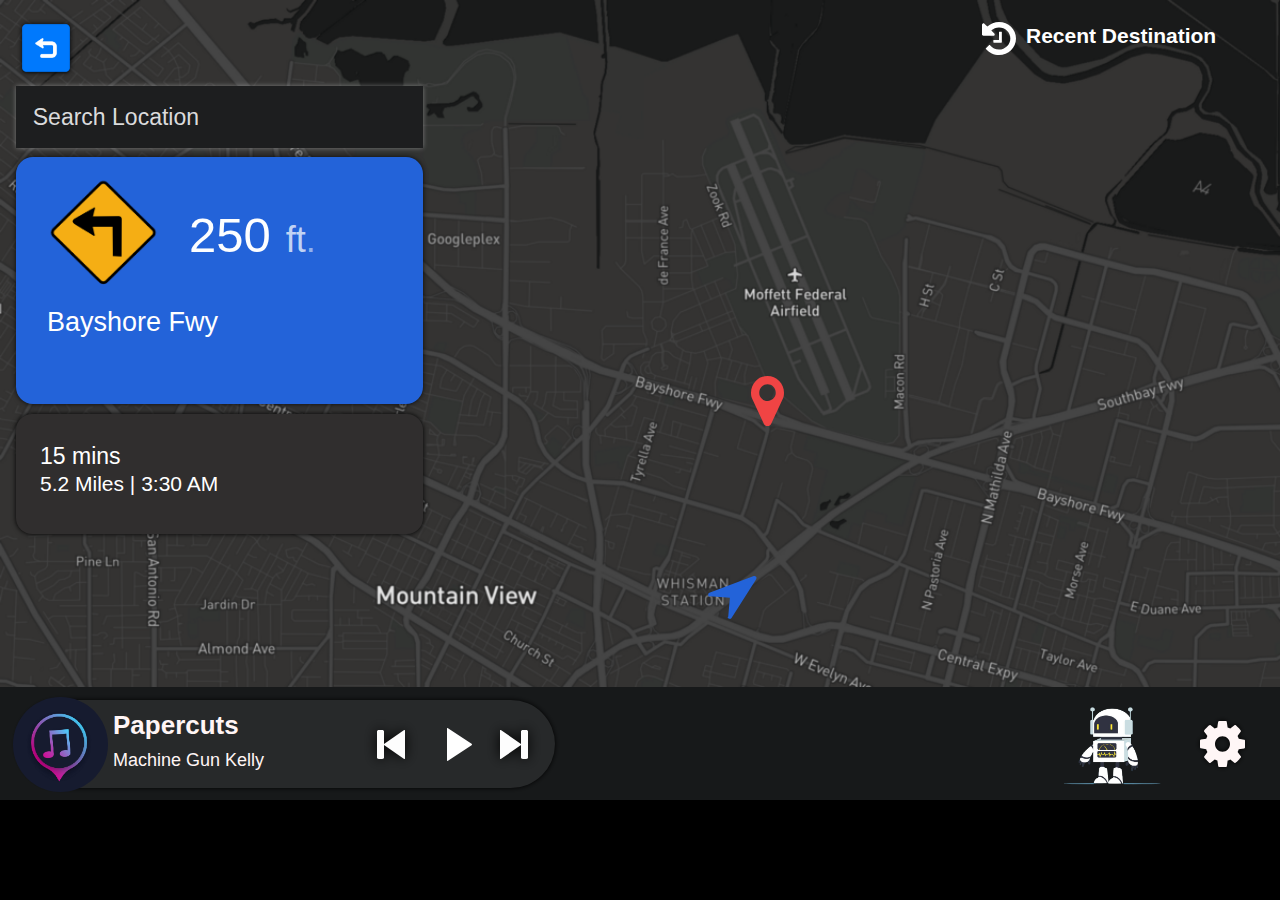
<file: navigation.html>
﻿<!DOCTYPE html>
<html>
  <head>
    <title>Navigation</title>
    <meta http-equiv="X-UA-Compatible" content="IE=edge"/>
    <meta http-equiv="content-type" content="text/html; charset=utf-8"/>
    <link href="resources/css/axure_rp_page.css" type="text/css" rel="stylesheet"/>
    <link href="data/styles.css" type="text/css" rel="stylesheet"/>
    <link href="files/navigation/styles.css" type="text/css" rel="stylesheet"/>
    <script src="resources/scripts/jquery-3.2.1.min.js"></script>
    <script src="resources/scripts/axure/axQuery.js"></script>
    <script src="resources/scripts/axure/globals.js"></script>
    <script src="resources/scripts/axutils.js"></script>
    <script src="resources/scripts/axure/annotation.js"></script>
    <script src="resources/scripts/axure/axQuery.std.js"></script>
    <script src="resources/scripts/axure/doc.js"></script>
    <script src="resources/scripts/messagecenter.js"></script>
    <script src="resources/scripts/axure/events.js"></script>
    <script src="resources/scripts/axure/recording.js"></script>
    <script src="resources/scripts/axure/action.js"></script>
    <script src="resources/scripts/axure/expr.js"></script>
    <script src="resources/scripts/axure/geometry.js"></script>
    <script src="resources/scripts/axure/flyout.js"></script>
    <script src="resources/scripts/axure/model.js"></script>
    <script src="resources/scripts/axure/repeater.js"></script>
    <script src="resources/scripts/axure/sto.js"></script>
    <script src="resources/scripts/axure/utils.temp.js"></script>
    <script src="resources/scripts/axure/variables.js"></script>
    <script src="resources/scripts/axure/drag.js"></script>
    <script src="resources/scripts/axure/move.js"></script>
    <script src="resources/scripts/axure/visibility.js"></script>
    <script src="resources/scripts/axure/style.js"></script>
    <script src="resources/scripts/axure/adaptive.js"></script>
    <script src="resources/scripts/axure/tree.js"></script>
    <script src="resources/scripts/axure/init.temp.js"></script>
    <script src="resources/scripts/axure/legacy.js"></script>
    <script src="resources/scripts/axure/viewer.js"></script>
    <script src="resources/scripts/axure/math.js"></script>
    <script src="resources/scripts/axure/jquery.nicescroll.min.js"></script>
    <script src="data/document.js"></script>
    <script src="files/navigation/data.js"></script>
    <script type="text/javascript">
      $axure.utils.getTransparentGifPath = function() { return 'resources/images/transparent.gif'; };
      $axure.utils.getOtherPath = function() { return 'resources/Other.html'; };
      $axure.utils.getReloadPath = function() { return 'resources/reload.html'; };
    </script>
  </head>
  <body>
    <div id="base" class="">

      <!-- --themepanel (Dynamic Panel) -->
      <div id="u192" class="ax_default" data-label="--themepanel">
        <div id="u192_state0" class="panel_state" data-label="Dark" style="">
          <div id="u192_state0_content" class="panel_state_content">

            <!-- Unnamed (Ellipse) -->
            <div id="u193" class="ax_default ellipse">
              <img id="u193_img" class="img " src="images/navigation/u193.svg"/>
              <div id="u193_text" class="text " style="display:none; visibility: hidden">
                <p></p>
              </div>
            </div>

            <!-- Unnamed (Image) -->
            <div id="u194" class="ax_default image">
              <img id="u194_img" class="img " src="images/navigation/u194.png"/>
              <div id="u194_text" class="text " style="display:none; visibility: hidden">
                <p></p>
              </div>
            </div>

            <!-- Unnamed (Shape) -->
            <div id="u195" class="ax_default icon">
              <img id="u195_img" class="img " src="images/navigation/u195.svg"/>
              <div id="u195_text" class="text " style="display:none; visibility: hidden">
                <p></p>
              </div>
            </div>

            <!-- Unnamed (Shape) -->
            <div id="u196" class="ax_default icon">
              <img id="u196_img" class="img " src="images/navigation/u196.svg"/>
              <div id="u196_text" class="text " style="display:none; visibility: hidden">
                <p></p>
              </div>
            </div>

            <!-- Unnamed (Shape) -->
            <div id="u197" class="ax_default icon">
              <img id="u197_img" class="img " src="images/navigation/u197.svg"/>
              <div id="u197_text" class="text " style="display:none; visibility: hidden">
                <p></p>
              </div>
            </div>

            <!-- Unnamed (Shape) -->
            <div id="u198" class="ax_default icon">
              <img id="u198_img" class="img " src="images/navigation/u198.svg"/>
              <div id="u198_text" class="text " style="display:none; visibility: hidden">
                <p></p>
              </div>
            </div>

            <!-- Unnamed (Shape) -->
            <div id="u199" class="ax_default icon">
              <img id="u199_img" class="img " src="images/navigation/u199.svg"/>
              <div id="u199_text" class="text " style="display:none; visibility: hidden">
                <p></p>
              </div>
            </div>

            <!-- Unnamed (Rectangle) -->
            <div id="u200" class="ax_default label">
              <img id="u200_img" class="img " src="images/navigation/u200.svg"/>
              <div id="u200_text" class="text ">
                <p><span>Papercuts</span></p>
              </div>
            </div>

            <!-- Unnamed (Rectangle) -->
            <div id="u201" class="ax_default box_3">
              <div id="u201_div" class=""></div>
              <div id="u201_text" class="text " style="display:none; visibility: hidden">
                <p></p>
              </div>
            </div>

            <!-- Unnamed (Rectangle) -->
            <div id="u202" class="ax_default box_3">
              <div id="u202_div" class=""></div>
              <div id="u202_text" class="text " style="display:none; visibility: hidden">
                <p></p>
              </div>
            </div>

            <!-- Unnamed (Image) -->
            <div id="u203" class="ax_default image">
              <img id="u203_img" class="img " src="images/dashboard/u29.png"/>
              <div id="u203_text" class="text " style="display:none; visibility: hidden">
                <p></p>
              </div>
            </div>

            <!-- Unnamed (Rectangle) -->
            <div id="u204" class="ax_default label">
              <div id="u204_div" class=""></div>
              <div id="u204_text" class="text ">
                <p style="font-size:36px;"><span style="font-size:49px;color:rgba(255, 255, 255, 0.9921568627450981);">250</span><span style="font-size:54px;color:rgba(255, 255, 255, 0.9921568627450981);"> </span><span style="color:rgba(255, 255, 255, 0.7294117647058823);">ft</span><span style="color:rgba(255, 255, 255, 0.4980392156862745);">.</span></p>
              </div>
            </div>

            <!-- Destination_display (Rectangle) -->
            <div id="u205" class="ax_default label" data-label="Destination_display">
              <img id="u205_img" class="img " src="images/navigation/destination_display_u205.svg"/>
              <div id="u205_text" class="text ">
                <p><span>Bayshore Fwy</span></p>
              </div>
            </div>

            <!-- Unnamed (Rectangle) -->
            <div id="u206" class="ax_default label">
              <div id="u206_div" class=""></div>
              <div id="u206_text" class="text ">
                <p><span>15 mins</span></p>
              </div>
            </div>

            <!-- Unnamed (Rectangle) -->
            <div id="u207" class="ax_default label">
              <div id="u207_div" class=""></div>
              <div id="u207_text" class="text ">
                <p><span>5.2 Miles | 3:30 AM</span></p>
              </div>
            </div>

            <!-- Unnamed (Rectangle) -->
            <div id="u208" class="ax_default box_3">
              <div id="u208_div" class=""></div>
              <div id="u208_text" class="text " style="display:none; visibility: hidden">
                <p></p>
              </div>
            </div>

            <!-- btn_back (Image) -->
            <div id="u209" class="ax_default image" data-label="btn_back">
              <img id="u209_img" class="img " src="images/navigation/btn_back_u209.svg"/>
              <div id="u209_text" class="text " style="display:none; visibility: hidden">
                <p></p>
              </div>
            </div>

            <!-- search (Text Field) -->
            <div id="u210" class="ax_default text_field" data-label="search">
              <div id="u210_div" class=""></div>
              <input id="u210_input" type="text" value="&nbsp; Search Location" class="u210_input"/>
            </div>

            <!-- Unnamed (Shape) -->
            <div id="u211" class="ax_default icon">
              <img id="u211_img" class="img " src="images/dashboard/u44.svg"/>
              <div id="u211_text" class="text " style="display:none; visibility: hidden">
                <p></p>
              </div>
            </div>

            <!-- Unnamed (Dynamic Panel) -->
            <div id="u212" class="ax_default">
              <div id="u212_state0" class="panel_state" data-label="Default" style="">
                <div id="u212_state0_content" class="panel_state_content">

                  <!-- Unnamed (Image) -->
                  <div id="u213" class="ax_default image">
                    <img id="u213_img" class="img " src="images/dashboard/u15.png"/>
                    <div id="u213_text" class="text " style="display:none; visibility: hidden">
                      <p></p>
                    </div>
                  </div>
                </div>
              </div>
              <div id="u212_state1" class="panel_state" data-label="Onlcick" style="visibility: hidden;">
                <div id="u212_state1_content" class="panel_state_content">

                  <!-- Unnamed (Image) -->
                  <div id="u214" class="ax_default image">
                    <img id="u214_img" class="img " src="images/dashboard/u15.png"/>
                    <div id="u214_text" class="text " style="display:none; visibility: hidden">
                      <p></p>
                    </div>
                  </div>

                  <!-- Unnamed (Triangle) -->
                  <div id="u215" class="ax_default flow_shape">
                    <img id="u215_img" class="img " src="images/dashboard/u17.svg"/>
                    <div id="u215_text" class="text " style="display:none; visibility: hidden">
                      <p></p>
                    </div>
                  </div>

                  <!-- Unnamed (Rectangle) -->
                  <div id="u216" class="ax_default box_2">
                    <img id="u216_img" class="img " src="images/dashboard/u18.svg"/>
                    <div id="u216_text" class="text " style="display:none; visibility: hidden">
                      <p></p>
                    </div>
                  </div>

                  <!-- Unnamed (Rectangle) -->
                  <div id="u217" class="ax_default label">
                    <img id="u217_img" class="img " src="images/dashboard/u19.svg"/>
                    <div id="u217_text" class="text ">
                      <p><span>How can I help you ?</span></p>
                    </div>
                  </div>
                </div>
              </div>
            </div>

            <!-- Unnamed (Shape) -->
            <div id="u218" class="ax_default icon">
              <img id="u218_img" class="img " src="images/navigation/u218.svg"/>
              <div id="u218_text" class="text " style="display:none; visibility: hidden">
                <p></p>
              </div>
            </div>

            <!-- Unnamed (Rectangle) -->
            <div id="u219" class="ax_default label">
              <img id="u219_img" class="img " src="images/navigation/u219.svg"/>
              <div id="u219_text" class="text ">
                <p><span>Recent Destination</span></p>
              </div>
            </div>

            <!-- Recent_toggle (Dynamic Panel) -->
            <div id="u220" class="ax_default ax_default_hidden" data-label="Recent_toggle" style="display:none; visibility: hidden">
              <div id="u220_state0" class="panel_state" data-label="State 1" style="">
                <div id="u220_state0_content" class="panel_state_content">

                  <!-- Recent (Rectangle) -->
                  <div id="u221" class="ax_default box_3" data-label="Recent">
                    <div id="u221_div" class=""></div>
                    <div id="u221_text" class="text " style="display:none; visibility: hidden">
                      <p></p>
                    </div>
                  </div>

                  <!-- Unnamed (Rectangle) -->
                  <div id="u222" class="ax_default label">
                    <img id="u222_img" class="img " src="images/navigation/u222.svg"/>
                    <div id="u222_text" class="text ">
                      <p><span>C St,South bay Fwy</span></p>
                    </div>
                  </div>

                  <!-- Unnamed (Shape) -->
                  <div id="u223" class="ax_default icon">
                    <img id="u223_img" class="img " src="images/navigation/u223.svg"/>
                    <div id="u223_text" class="text " style="display:none; visibility: hidden">
                      <p></p>
                    </div>
                  </div>

                  <!-- Unnamed (Rectangle) -->
                  <div id="u224" class="ax_default label">
                    <img id="u224_img" class="img " src="images/navigation/u224.svg"/>
                    <div id="u224_text" class="text ">
                      <p><span>Moffett Federal Airfield</span></p>
                    </div>
                  </div>

                  <!-- Unnamed (Shape) -->
                  <div id="u225" class="ax_default icon">
                    <img id="u225_img" class="img " src="images/navigation/u223.svg"/>
                    <div id="u225_text" class="text " style="display:none; visibility: hidden">
                      <p></p>
                    </div>
                  </div>

                  <!-- Unnamed (Rectangle) -->
                  <div id="u226" class="ax_default label">
                    <img id="u226_img" class="img " src="images/navigation/u226.svg"/>
                    <div id="u226_text" class="text ">
                      <p><span>de France Ave, Zook Rd</span></p>
                    </div>
                  </div>

                  <!-- Unnamed (Shape) -->
                  <div id="u227" class="ax_default icon">
                    <img id="u227_img" class="img " src="images/navigation/u223.svg"/>
                    <div id="u227_text" class="text " style="display:none; visibility: hidden">
                      <p></p>
                    </div>
                  </div>

                  <!-- Unnamed (Line) -->
                  <div id="u228" class="ax_default line">
                    <img id="u228_img" class="img " src="images/navigation/u228.svg"/>
                    <div id="u228_text" class="text " style="display:none; visibility: hidden">
                      <p></p>
                    </div>
                  </div>

                  <!-- Unnamed (Line) -->
                  <div id="u229" class="ax_default line">
                    <img id="u229_img" class="img " src="images/navigation/u228.svg"/>
                    <div id="u229_text" class="text " style="display:none; visibility: hidden">
                      <p></p>
                    </div>
                  </div>
                </div>
              </div>
            </div>

            <!-- Unnamed (Rectangle) -->
            <div id="u230" class="ax_default box_2">
              <img id="u230_img" class="img " src="images/dashboard/u67.svg"/>
              <div id="u230_text" class="text " style="display:none; visibility: hidden">
                <p></p>
              </div>
            </div>

            <!-- spinner (Image) -->
            <div id="u231" class="ax_default image" data-label="spinner">
              <img id="u231_img" class="img " src="images/dashboard/spinner_u94.svg"/>
              <div id="u231_text" class="text " style="display:none; visibility: hidden">
                <p></p>
              </div>
            </div>

            <!-- currentsong (Rectangle) -->
            <div id="u232" class="ax_default label" data-label="currentsong">
              <img id="u232_img" class="img " src="images/dashboard/currentsong_u68.svg"/>
              <div id="u232_text" class="text ">
                <p><span>Papercuts</span></p>
              </div>
            </div>

            <!-- currentartist (Rectangle) -->
            <div id="u233" class="ax_default label" data-label="currentartist">
              <img id="u233_img" class="img " src="images/dashboard/currentartist_u69.svg"/>
              <div id="u233_text" class="text ">
                <p><span>Machine Gun Kelly </span></p>
              </div>
            </div>

            <!-- musicplayer (Dynamic Panel) -->
            <div id="u234" class="ax_default" data-label="musicplayer">
              <div id="u234_state0" class="panel_state" data-label="Played" style="">
                <div id="u234_state0_content" class="panel_state_content">

                  <!-- Unnamed (Shape) -->
                  <div id="u235" class="ax_default icon">
                    <img id="u235_img" class="img " src="images/dashboard/u87.svg"/>
                    <div id="u235_text" class="text " style="display:none; visibility: hidden">
                      <p></p>
                    </div>
                  </div>

                  <!-- Unnamed (Shape) -->
                  <div id="u236" class="ax_default icon">
                    <img id="u236_img" class="img " src="images/dashboard/u88.svg"/>
                    <div id="u236_text" class="text " style="display:none; visibility: hidden">
                      <p></p>
                    </div>
                  </div>

                  <!-- Unnamed (Shape) -->
                  <div id="u237" class="ax_default icon">
                    <img id="u237_img" class="img " src="images/dashboard/u89.svg"/>
                    <div id="u237_text" class="text " style="display:none; visibility: hidden">
                      <p></p>
                    </div>
                  </div>
                </div>
              </div>
              <div id="u234_state1" class="panel_state" data-label="Paused" style="visibility: hidden;">
                <div id="u234_state1_content" class="panel_state_content">

                  <!-- Unnamed (Shape) -->
                  <div id="u238" class="ax_default icon">
                    <img id="u238_img" class="img " src="images/dashboard/u87.svg"/>
                    <div id="u238_text" class="text " style="display:none; visibility: hidden">
                      <p></p>
                    </div>
                  </div>

                  <!-- Unnamed (Shape) -->
                  <div id="u239" class="ax_default icon">
                    <img id="u239_img" class="img " src="images/dashboard/u88.svg"/>
                    <div id="u239_text" class="text " style="display:none; visibility: hidden">
                      <p></p>
                    </div>
                  </div>

                  <!-- Unnamed (Shape) -->
                  <div id="u240" class="ax_default icon">
                    <img id="u240_img" class="img " src="images/dashboard/u92.svg"/>
                    <div id="u240_text" class="text " style="display:none; visibility: hidden">
                      <p></p>
                    </div>
                  </div>
                </div>
              </div>
            </div>
          </div>
        </div>
        <div id="u192_state1" class="panel_state" data-label="Light" style="visibility: hidden;">
          <div id="u192_state1_content" class="panel_state_content">

            <!-- Unnamed (Image) -->
            <div id="u241" class="ax_default image">
              <img id="u241_img" class="img " src="images/navigation/u241.png"/>
              <div id="u241_text" class="text " style="display:none; visibility: hidden">
                <p></p>
              </div>
            </div>

            <!-- Unnamed (Ellipse) -->
            <div id="u242" class="ax_default ellipse">
              <img id="u242_img" class="img " src="images/navigation/u193.svg"/>
              <div id="u242_text" class="text " style="display:none; visibility: hidden">
                <p></p>
              </div>
            </div>

            <!-- Unnamed (Shape) -->
            <div id="u243" class="ax_default icon">
              <img id="u243_img" class="img " src="images/navigation/u195.svg"/>
              <div id="u243_text" class="text " style="display:none; visibility: hidden">
                <p></p>
              </div>
            </div>

            <!-- Unnamed (Shape) -->
            <div id="u244" class="ax_default icon">
              <img id="u244_img" class="img " src="images/navigation/u196.svg"/>
              <div id="u244_text" class="text " style="display:none; visibility: hidden">
                <p></p>
              </div>
            </div>

            <!-- Unnamed (Shape) -->
            <div id="u245" class="ax_default icon">
              <img id="u245_img" class="img " src="images/navigation/u197.svg"/>
              <div id="u245_text" class="text " style="display:none; visibility: hidden">
                <p></p>
              </div>
            </div>

            <!-- Unnamed (Shape) -->
            <div id="u246" class="ax_default icon">
              <img id="u246_img" class="img " src="images/navigation/u198.svg"/>
              <div id="u246_text" class="text " style="display:none; visibility: hidden">
                <p></p>
              </div>
            </div>

            <!-- Unnamed (Shape) -->
            <div id="u247" class="ax_default icon">
              <img id="u247_img" class="img " src="images/navigation/u199.svg"/>
              <div id="u247_text" class="text " style="display:none; visibility: hidden">
                <p></p>
              </div>
            </div>

            <!-- Unnamed (Rectangle) -->
            <div id="u248" class="ax_default label">
              <img id="u248_img" class="img " src="images/navigation/u200.svg"/>
              <div id="u248_text" class="text ">
                <p><span>Papercuts</span></p>
              </div>
            </div>

            <!-- Unnamed (Rectangle) -->
            <div id="u249" class="ax_default box_3">
              <div id="u249_div" class=""></div>
              <div id="u249_text" class="text " style="display:none; visibility: hidden">
                <p></p>
              </div>
            </div>

            <!-- Unnamed (Rectangle) -->
            <div id="u250" class="ax_default box_3">
              <div id="u250_div" class=""></div>
              <div id="u250_text" class="text " style="display:none; visibility: hidden">
                <p></p>
              </div>
            </div>

            <!-- Unnamed (Image) -->
            <div id="u251" class="ax_default image">
              <img id="u251_img" class="img " src="images/dashboard/u29.png"/>
              <div id="u251_text" class="text " style="display:none; visibility: hidden">
                <p></p>
              </div>
            </div>

            <!-- Unnamed (Rectangle) -->
            <div id="u252" class="ax_default label">
              <div id="u252_div" class=""></div>
              <div id="u252_text" class="text ">
                <p style="font-size:36px;"><span style="font-size:49px;color:rgba(255, 255, 255, 0.9921568627450981);">250</span><span style="font-size:54px;color:rgba(255, 255, 255, 0.9921568627450981);"> </span><span style="color:rgba(255, 255, 255, 0.7294117647058823);">ft</span><span style="color:rgba(255, 255, 255, 0.4980392156862745);">.</span></p>
              </div>
            </div>

            <!-- Destination_display (Rectangle) -->
            <div id="u253" class="ax_default label" data-label="Destination_display">
              <img id="u253_img" class="img " src="images/navigation/destination_display_u253.svg"/>
              <div id="u253_text" class="text ">
                <p><span>Williamsburg, Kent Ave</span></p>
              </div>
            </div>

            <!-- Unnamed (Rectangle) -->
            <div id="u254" class="ax_default label">
              <div id="u254_div" class=""></div>
              <div id="u254_text" class="text ">
                <p><span>15 mins</span></p>
              </div>
            </div>

            <!-- Unnamed (Rectangle) -->
            <div id="u255" class="ax_default label">
              <div id="u255_div" class=""></div>
              <div id="u255_text" class="text ">
                <p><span>5.2 Miles | 3:30 AM</span></p>
              </div>
            </div>

            <!-- Unnamed (Rectangle) -->
            <div id="u256" class="ax_default box_3">
              <div id="u256_div" class=""></div>
              <div id="u256_text" class="text " style="display:none; visibility: hidden">
                <p></p>
              </div>
            </div>

            <!-- btn_back (Image) -->
            <div id="u257" class="ax_default image" data-label="btn_back">
              <img id="u257_img" class="img " src="images/navigation/btn_back_u209.svg"/>
              <div id="u257_text" class="text " style="display:none; visibility: hidden">
                <p></p>
              </div>
            </div>

            <!-- search (Text Field) -->
            <div id="u258" class="ax_default text_field" data-label="search">
              <div id="u258_div" class=""></div>
              <input id="u258_input" type="text" value="&nbsp; Search Location" class="u258_input"/>
            </div>

            <!-- Unnamed (Shape) -->
            <div id="u259" class="ax_default icon">
              <img id="u259_img" class="img " src="images/dashboard/u44.svg"/>
              <div id="u259_text" class="text " style="display:none; visibility: hidden">
                <p></p>
              </div>
            </div>

            <!-- Unnamed (Dynamic Panel) -->
            <div id="u260" class="ax_default">
              <div id="u260_state0" class="panel_state" data-label="Default" style="">
                <div id="u260_state0_content" class="panel_state_content">

                  <!-- Unnamed (Image) -->
                  <div id="u261" class="ax_default image">
                    <img id="u261_img" class="img " src="images/dashboard/u15.png"/>
                    <div id="u261_text" class="text " style="display:none; visibility: hidden">
                      <p></p>
                    </div>
                  </div>
                </div>
              </div>
              <div id="u260_state1" class="panel_state" data-label="Onlcick" style="visibility: hidden;">
                <div id="u260_state1_content" class="panel_state_content">

                  <!-- Unnamed (Image) -->
                  <div id="u262" class="ax_default image">
                    <img id="u262_img" class="img " src="images/dashboard/u15.png"/>
                    <div id="u262_text" class="text " style="display:none; visibility: hidden">
                      <p></p>
                    </div>
                  </div>

                  <!-- Unnamed (Triangle) -->
                  <div id="u263" class="ax_default flow_shape">
                    <img id="u263_img" class="img " src="images/dashboard/u17.svg"/>
                    <div id="u263_text" class="text " style="display:none; visibility: hidden">
                      <p></p>
                    </div>
                  </div>

                  <!-- Unnamed (Rectangle) -->
                  <div id="u264" class="ax_default box_2">
                    <img id="u264_img" class="img " src="images/dashboard/u18.svg"/>
                    <div id="u264_text" class="text " style="display:none; visibility: hidden">
                      <p></p>
                    </div>
                  </div>

                  <!-- Unnamed (Rectangle) -->
                  <div id="u265" class="ax_default label">
                    <img id="u265_img" class="img " src="images/dashboard/u19.svg"/>
                    <div id="u265_text" class="text ">
                      <p><span>How can I help you ?</span></p>
                    </div>
                  </div>
                </div>
              </div>
            </div>

            <!-- Unnamed (Shape) -->
            <div id="u266" class="ax_default icon">
              <img id="u266_img" class="img " src="images/navigation/u266.svg"/>
              <div id="u266_text" class="text " style="display:none; visibility: hidden">
                <p></p>
              </div>
            </div>

            <!-- Unnamed (Rectangle) -->
            <div id="u267" class="ax_default label">
              <img id="u267_img" class="img " src="images/navigation/u219.svg"/>
              <div id="u267_text" class="text ">
                <p><span>Recent Destination</span></p>
              </div>
            </div>

            <!-- Recent_toggle (Dynamic Panel) -->
            <div id="u268" class="ax_default ax_default_hidden" data-label="Recent_toggle" style="display:none; visibility: hidden">
              <div id="u268_state0" class="panel_state" data-label="State 1" style="">
                <div id="u268_state0_content" class="panel_state_content">

                  <!-- Recent (Rectangle) -->
                  <div id="u269" class="ax_default box_3" data-label="Recent">
                    <div id="u269_div" class=""></div>
                    <div id="u269_text" class="text " style="display:none; visibility: hidden">
                      <p></p>
                    </div>
                  </div>

                  <!-- Unnamed (Rectangle) -->
                  <div id="u270" class="ax_default label">
                    <img id="u270_img" class="img " src="images/navigation/u222.svg"/>
                    <div id="u270_text" class="text ">
                      <p><span>C St,South bay Fwy</span></p>
                    </div>
                  </div>

                  <!-- Unnamed (Shape) -->
                  <div id="u271" class="ax_default icon">
                    <img id="u271_img" class="img " src="images/navigation/u223.svg"/>
                    <div id="u271_text" class="text " style="display:none; visibility: hidden">
                      <p></p>
                    </div>
                  </div>

                  <!-- Unnamed (Rectangle) -->
                  <div id="u272" class="ax_default label">
                    <img id="u272_img" class="img " src="images/navigation/u224.svg"/>
                    <div id="u272_text" class="text ">
                      <p><span>Moffett Federal Airfield</span></p>
                    </div>
                  </div>

                  <!-- Unnamed (Shape) -->
                  <div id="u273" class="ax_default icon">
                    <img id="u273_img" class="img " src="images/navigation/u223.svg"/>
                    <div id="u273_text" class="text " style="display:none; visibility: hidden">
                      <p></p>
                    </div>
                  </div>

                  <!-- Unnamed (Rectangle) -->
                  <div id="u274" class="ax_default label">
                    <img id="u274_img" class="img " src="images/navigation/u226.svg"/>
                    <div id="u274_text" class="text ">
                      <p><span>de France Ave, Zook Rd</span></p>
                    </div>
                  </div>

                  <!-- Unnamed (Shape) -->
                  <div id="u275" class="ax_default icon">
                    <img id="u275_img" class="img " src="images/navigation/u223.svg"/>
                    <div id="u275_text" class="text " style="display:none; visibility: hidden">
                      <p></p>
                    </div>
                  </div>

                  <!-- Unnamed (Line) -->
                  <div id="u276" class="ax_default line">
                    <img id="u276_img" class="img " src="images/navigation/u228.svg"/>
                    <div id="u276_text" class="text " style="display:none; visibility: hidden">
                      <p></p>
                    </div>
                  </div>

                  <!-- Unnamed (Line) -->
                  <div id="u277" class="ax_default line">
                    <img id="u277_img" class="img " src="images/navigation/u228.svg"/>
                    <div id="u277_text" class="text " style="display:none; visibility: hidden">
                      <p></p>
                    </div>
                  </div>
                </div>
              </div>
            </div>

            <!-- Unnamed (Rectangle) -->
            <div id="u278" class="ax_default box_2">
              <img id="u278_img" class="img " src="images/navigation/u278.svg"/>
              <div id="u278_text" class="text " style="display:none; visibility: hidden">
                <p></p>
              </div>
            </div>

            <!-- spinner (Image) -->
            <div id="u279" class="ax_default image" data-label="spinner">
              <img id="u279_img" class="img " src="images/dashboard/spinner_u94.svg"/>
              <div id="u279_text" class="text " style="display:none; visibility: hidden">
                <p></p>
              </div>
            </div>

            <!-- currentsong (Rectangle) -->
            <div id="u280" class="ax_default label" data-label="currentsong">
              <img id="u280_img" class="img " src="images/dashboard/currentsong_u68.svg"/>
              <div id="u280_text" class="text ">
                <p><span>Papercuts</span></p>
              </div>
            </div>

            <!-- currentartist (Rectangle) -->
            <div id="u281" class="ax_default label" data-label="currentartist">
              <img id="u281_img" class="img " src="images/dashboard/currentartist_u69.svg"/>
              <div id="u281_text" class="text ">
                <p><span>Machine Gun Kelly </span></p>
              </div>
            </div>

            <!-- musicplayer (Dynamic Panel) -->
            <div id="u282" class="ax_default" data-label="musicplayer">
              <div id="u282_state0" class="panel_state" data-label="Played" style="">
                <div id="u282_state0_content" class="panel_state_content">

                  <!-- Unnamed (Shape) -->
                  <div id="u283" class="ax_default icon">
                    <img id="u283_img" class="img " src="images/navigation/u283.svg"/>
                    <div id="u283_text" class="text " style="display:none; visibility: hidden">
                      <p></p>
                    </div>
                  </div>

                  <!-- Unnamed (Shape) -->
                  <div id="u284" class="ax_default icon">
                    <img id="u284_img" class="img " src="images/navigation/u284.svg"/>
                    <div id="u284_text" class="text " style="display:none; visibility: hidden">
                      <p></p>
                    </div>
                  </div>

                  <!-- Unnamed (Shape) -->
                  <div id="u285" class="ax_default icon">
                    <img id="u285_img" class="img " src="images/navigation/u285.svg"/>
                    <div id="u285_text" class="text " style="display:none; visibility: hidden">
                      <p></p>
                    </div>
                  </div>
                </div>
              </div>
              <div id="u282_state1" class="panel_state" data-label="Paused" style="visibility: hidden;">
                <div id="u282_state1_content" class="panel_state_content">

                  <!-- Unnamed (Shape) -->
                  <div id="u286" class="ax_default icon">
                    <img id="u286_img" class="img " src="images/dashboard/u87.svg"/>
                    <div id="u286_text" class="text " style="display:none; visibility: hidden">
                      <p></p>
                    </div>
                  </div>

                  <!-- Unnamed (Shape) -->
                  <div id="u287" class="ax_default icon">
                    <img id="u287_img" class="img " src="images/dashboard/u88.svg"/>
                    <div id="u287_text" class="text " style="display:none; visibility: hidden">
                      <p></p>
                    </div>
                  </div>

                  <!-- Unnamed (Shape) -->
                  <div id="u288" class="ax_default icon">
                    <img id="u288_img" class="img " src="images/dashboard/u92.svg"/>
                    <div id="u288_text" class="text " style="display:none; visibility: hidden">
                      <p></p>
                    </div>
                  </div>
                </div>
              </div>
            </div>

            <!-- keyboard (Image) -->
            <div id="u289" class="ax_default image ax_default_hidden" data-label="keyboard" style="display:none; visibility: hidden">
              <img id="u289_img" class="img " src="images/navigation/keyboard_u289.svg"/>
              <div id="u289_text" class="text " style="display:none; visibility: hidden">
                <p></p>
              </div>
            </div>

            <!-- btn_close (Shape) -->
            <div id="u290" class="ax_default icon ax_default_hidden" data-label="btn_close" style="display:none; visibility: hidden">
              <img id="u290_img" class="img " src="images/navigation/btn_close_u290.svg"/>
              <div id="u290_text" class="text " style="display:none; visibility: hidden">
                <p></p>
              </div>
            </div>
          </div>
        </div>
      </div>
    </div>
    <script src="resources/scripts/axure/ios.js"></script>
  </body>
</html>
</file>
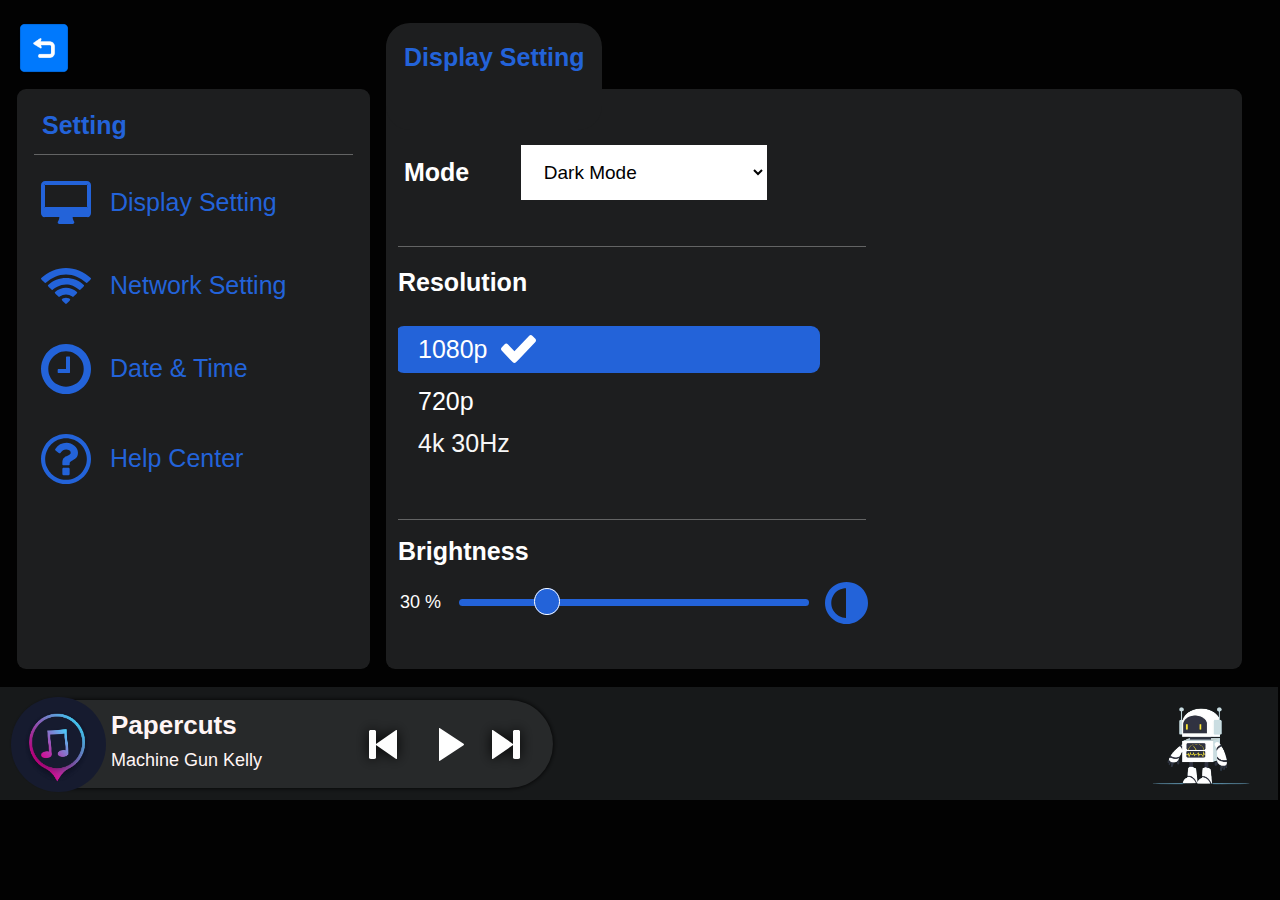
<file: setting.html>
﻿<!DOCTYPE html>
<html>
  <head>
    <title>Setting</title>
    <meta http-equiv="X-UA-Compatible" content="IE=edge"/>
    <meta http-equiv="content-type" content="text/html; charset=utf-8"/>
    <link href="resources/css/axure_rp_page.css" type="text/css" rel="stylesheet"/>
    <link href="data/styles.css" type="text/css" rel="stylesheet"/>
    <link href="files/setting/styles.css" type="text/css" rel="stylesheet"/>
    <script src="resources/scripts/jquery-3.2.1.min.js"></script>
    <script src="resources/scripts/axure/axQuery.js"></script>
    <script src="resources/scripts/axure/globals.js"></script>
    <script src="resources/scripts/axutils.js"></script>
    <script src="resources/scripts/axure/annotation.js"></script>
    <script src="resources/scripts/axure/axQuery.std.js"></script>
    <script src="resources/scripts/axure/doc.js"></script>
    <script src="resources/scripts/messagecenter.js"></script>
    <script src="resources/scripts/axure/events.js"></script>
    <script src="resources/scripts/axure/recording.js"></script>
    <script src="resources/scripts/axure/action.js"></script>
    <script src="resources/scripts/axure/expr.js"></script>
    <script src="resources/scripts/axure/geometry.js"></script>
    <script src="resources/scripts/axure/flyout.js"></script>
    <script src="resources/scripts/axure/model.js"></script>
    <script src="resources/scripts/axure/repeater.js"></script>
    <script src="resources/scripts/axure/sto.js"></script>
    <script src="resources/scripts/axure/utils.temp.js"></script>
    <script src="resources/scripts/axure/variables.js"></script>
    <script src="resources/scripts/axure/drag.js"></script>
    <script src="resources/scripts/axure/move.js"></script>
    <script src="resources/scripts/axure/visibility.js"></script>
    <script src="resources/scripts/axure/style.js"></script>
    <script src="resources/scripts/axure/adaptive.js"></script>
    <script src="resources/scripts/axure/tree.js"></script>
    <script src="resources/scripts/axure/init.temp.js"></script>
    <script src="resources/scripts/axure/legacy.js"></script>
    <script src="resources/scripts/axure/viewer.js"></script>
    <script src="resources/scripts/axure/math.js"></script>
    <script src="resources/scripts/axure/jquery.nicescroll.min.js"></script>
    <script src="data/document.js"></script>
    <script src="files/setting/data.js"></script>
    <script type="text/javascript">
      $axure.utils.getTransparentGifPath = function() { return 'resources/images/transparent.gif'; };
      $axure.utils.getOtherPath = function() { return 'resources/Other.html'; };
      $axure.utils.getReloadPath = function() { return 'resources/reload.html'; };
    </script>
  </head>
  <body>
    <div id="base" class="">

      <!-- --modepanel (Dynamic Panel) -->
      <div id="u645" class="ax_default" data-label="--modepanel">
        <div id="u645_state0" class="panel_state" data-label="Dark" style="">
          <div id="u645_state0_content" class="panel_state_content">

            <!-- Unnamed (Group) -->
            <div id="u646" class="ax_default" data-left="0" data-top="0" data-width="0" data-height="0">

              <!-- Unnamed (Group) -->
              <div id="u647" class="ax_default" data-left="0" data-top="0" data-width="0" data-height="0">
              </div>
            </div>

            <!-- Unnamed (Rectangle) -->
            <div id="u648" class="ax_default box_3">
              <div id="u648_div" class=""></div>
              <div id="u648_text" class="text " style="display:none; visibility: hidden">
                <p></p>
              </div>
            </div>

            <!-- Unnamed (Rectangle) -->
            <div id="u649" class="ax_default box_2">
              <img id="u649_img" class="img " src="images/dashboard/u67.svg"/>
              <div id="u649_text" class="text " style="display:none; visibility: hidden">
                <p></p>
              </div>
            </div>

            <!-- spinner (Image) -->
            <div id="u650" class="ax_default image" data-label="spinner">
              <img id="u650_img" class="img " src="images/dashboard/spinner_u94.svg"/>
              <div id="u650_text" class="text " style="display:none; visibility: hidden">
                <p></p>
              </div>
            </div>

            <!-- currentsong (Rectangle) -->
            <div id="u651" class="ax_default label" data-label="currentsong">
              <img id="u651_img" class="img " src="images/dashboard/currentsong_u68.svg"/>
              <div id="u651_text" class="text ">
                <p><span>Papercuts</span></p>
              </div>
            </div>

            <!-- currentartist (Rectangle) -->
            <div id="u652" class="ax_default label" data-label="currentartist">
              <img id="u652_img" class="img " src="images/dashboard/currentartist_u69.svg"/>
              <div id="u652_text" class="text ">
                <p><span>Machine Gun Kelly </span></p>
              </div>
            </div>

            <!-- musicplayer (Dynamic Panel) -->
            <div id="u653" class="ax_default" data-label="musicplayer">
              <div id="u653_state0" class="panel_state" data-label="Played" style="">
                <div id="u653_state0_content" class="panel_state_content">

                  <!-- Unnamed (Shape) -->
                  <div id="u654" class="ax_default icon">
                    <img id="u654_img" class="img " src="images/dashboard/u87.svg"/>
                    <div id="u654_text" class="text " style="display:none; visibility: hidden">
                      <p></p>
                    </div>
                  </div>

                  <!-- Unnamed (Shape) -->
                  <div id="u655" class="ax_default icon">
                    <img id="u655_img" class="img " src="images/dashboard/u88.svg"/>
                    <div id="u655_text" class="text " style="display:none; visibility: hidden">
                      <p></p>
                    </div>
                  </div>

                  <!-- Unnamed (Shape) -->
                  <div id="u656" class="ax_default icon">
                    <img id="u656_img" class="img " src="images/dashboard/u89.svg"/>
                    <div id="u656_text" class="text " style="display:none; visibility: hidden">
                      <p></p>
                    </div>
                  </div>
                </div>
              </div>
              <div id="u653_state1" class="panel_state" data-label="Paused" style="visibility: hidden;">
                <div id="u653_state1_content" class="panel_state_content">

                  <!-- Unnamed (Shape) -->
                  <div id="u657" class="ax_default icon">
                    <img id="u657_img" class="img " src="images/dashboard/u87.svg"/>
                    <div id="u657_text" class="text " style="display:none; visibility: hidden">
                      <p></p>
                    </div>
                  </div>

                  <!-- Unnamed (Shape) -->
                  <div id="u658" class="ax_default icon">
                    <img id="u658_img" class="img " src="images/dashboard/u88.svg"/>
                    <div id="u658_text" class="text " style="display:none; visibility: hidden">
                      <p></p>
                    </div>
                  </div>

                  <!-- Unnamed (Shape) -->
                  <div id="u659" class="ax_default icon">
                    <img id="u659_img" class="img " src="images/dashboard/u92.svg"/>
                    <div id="u659_text" class="text " style="display:none; visibility: hidden">
                      <p></p>
                    </div>
                  </div>
                </div>
              </div>
            </div>

            <!-- audioPlayer (Dynamic Panel) -->
            <div id="u660" class="ax_default" data-label="audioPlayer">
              <div id="u660_state0" class="panel_state" data-label="State 1" style="">
                <div id="u660_state0_content" class="panel_state_content">
                </div>
              </div>
            </div>

            <!-- Unnamed (Rectangle) -->
            <div id="u661" class="ax_default box_3">
              <div id="u661_div" class=""></div>
              <div id="u661_text" class="text " style="display:none; visibility: hidden">
                <p></p>
              </div>
            </div>

            <!-- btn_back (Image) -->
            <div id="u662" class="ax_default image" data-label="btn_back">
              <img id="u662_img" class="img " src="images/navigation/btn_back_u209.svg"/>
              <div id="u662_text" class="text " style="display:none; visibility: hidden">
                <p></p>
              </div>
            </div>

            <!-- Unnamed (Rectangle) -->
            <div id="u663" class="ax_default box_3">
              <div id="u663_div" class=""></div>
              <div id="u663_text" class="text " style="display:none; visibility: hidden">
                <p></p>
              </div>
            </div>

            <!-- Unnamed (Rectangle) -->
            <div id="u664" class="ax_default label">
              <img id="u664_img" class="img " src="images/setting/u664.svg"/>
              <div id="u664_text" class="text ">
                <p><span>Setting</span></p>
              </div>
            </div>

            <!-- Unnamed (Rectangle) -->
            <div id="u665" class="ax_default box_2">
              <div id="u665_div" class=""></div>
              <div id="u665_text" class="text " style="display:none; visibility: hidden">
                <p></p>
              </div>
            </div>

            <!-- Unnamed (Shape) -->
            <div id="u666" class="ax_default icon">
              <img id="u666_img" class="img " src="images/setting/u666.svg"/>
              <div id="u666_text" class="text " style="display:none; visibility: hidden">
                <p></p>
              </div>
            </div>

            <!-- Unnamed (Rectangle) -->
            <div id="u667" class="ax_default label">
              <img id="u667_img" class="img " src="images/setting/u667.svg"/>
              <div id="u667_text" class="text ">
                <p><span>Network Setting</span></p>
              </div>
            </div>

            <!-- Unnamed (Rectangle) -->
            <div id="u668" class="ax_default label">
              <img id="u668_img" class="img " src="images/setting/u668.svg"/>
              <div id="u668_text" class="text ">
                <p><span>Date &amp; Time</span></p>
              </div>
            </div>

            <!-- Unnamed (Rectangle) -->
            <div id="u669" class="ax_default label">
              <img id="u669_img" class="img " src="images/setting/u669.svg"/>
              <div id="u669_text" class="text ">
                <p><span>Help Center</span></p>
              </div>
            </div>

            <!-- Unnamed (Shape) -->
            <div id="u670" class="ax_default icon">
              <img id="u670_img" class="img " src="images/setting/u670.svg"/>
              <div id="u670_text" class="text " style="display:none; visibility: hidden">
                <p></p>
              </div>
            </div>

            <!-- Unnamed (Rectangle) -->
            <div id="u671" class="ax_default label">
              <img id="u671_img" class="img " src="images/setting/u671.svg"/>
              <div id="u671_text" class="text ">
                <p><span>Display Setting</span></p>
              </div>
            </div>

            <!-- Unnamed (Shape) -->
            <div id="u672" class="ax_default icon">
              <img id="u672_img" class="img " src="images/setting/u672.svg"/>
              <div id="u672_text" class="text " style="display:none; visibility: hidden">
                <p></p>
              </div>
            </div>

            <!-- Unnamed (Shape) -->
            <div id="u673" class="ax_default icon">
              <img id="u673_img" class="img " src="images/setting/u673.svg"/>
              <div id="u673_text" class="text " style="display:none; visibility: hidden">
                <p></p>
              </div>
            </div>

            <!-- Unnamed (Rectangle) -->
            <div id="u674" class="ax_default box_3">
              <div id="u674_div" class=""></div>
              <div id="u674_text" class="text " style="display:none; visibility: hidden">
                <p></p>
              </div>
            </div>

            <!-- Unnamed (Rectangle) -->
            <div id="u675" class="ax_default label">
              <img id="u675_img" class="img " src="images/setting/u675.svg"/>
              <div id="u675_text" class="text ">
                <p><span>Resolution</span></p>
              </div>
            </div>

            <!-- Unnamed (Rectangle) -->
            <div id="u676" class="ax_default label">
              <img id="u676_img" class="img " src="images/setting/u676.svg"/>
              <div id="u676_text" class="text ">
                <p><span>Display Setting</span></p>
              </div>
            </div>

            <!-- Unnamed (Rectangle) -->
            <div id="u677" class="ax_default label">
              <img id="u677_img" class="img " src="images/setting/u677.svg"/>
              <div id="u677_text" class="text ">
                <p><span>Brightness</span></p>
              </div>
            </div>

            <!-- 0 (Hot Spot) -->
            <div id="u678" class="ax_default" data-label="0">
            </div>

            <!-- 10 (Hot Spot) -->
            <div id="u679" class="ax_default" data-label="10">
            </div>

            <!-- 20 (Hot Spot) -->
            <div id="u680" class="ax_default" data-label="20">
            </div>

            <!-- 30 (Hot Spot) -->
            <div id="u681" class="ax_default" data-label="30">
            </div>

            <!-- 40 (Hot Spot) -->
            <div id="u682" class="ax_default" data-label="40">
            </div>

            <!-- 60 (Hot Spot) -->
            <div id="u683" class="ax_default" data-label="60">
            </div>

            <!-- 50 (Hot Spot) -->
            <div id="u684" class="ax_default" data-label="50">
            </div>

            <!-- 70 (Hot Spot) -->
            <div id="u685" class="ax_default" data-label="70">
            </div>

            <!-- 80 (Hot Spot) -->
            <div id="u686" class="ax_default" data-label="80">
            </div>

            <!-- 90 (Hot Spot) -->
            <div id="u687" class="ax_default" data-label="90">
            </div>

            <!-- 100 (Hot Spot) -->
            <div id="u688" class="ax_default" data-label="100">
            </div>

            <!-- container (Dynamic Panel) -->
            <div id="u689" class="ax_default" data-label="container">
              <div id="u689_state0" class="panel_state" data-label="State 1" style="">
                <div id="u689_state0_content" class="panel_state_content">

                  <!-- Unnamed (Rectangle) -->
                  <div id="u690" class="ax_default box_2">
                    <div id="u690_div" class=""></div>
                    <div id="u690_text" class="text " style="display:none; visibility: hidden">
                      <p></p>
                    </div>
                  </div>

                  <!-- Value (Rectangle) -->
                  <div id="u691" class="ax_default label" data-label="Value">
                    <div id="u691_div" class=""></div>
                    <div id="u691_text" class="text ">
                      <p><span>30 %</span></p>
                    </div>
                  </div>

                  <!-- Ball (Dynamic Panel) -->
                  <div id="u692" class="ax_default" data-label="Ball">
                    <div id="u692_state0" class="panel_state" data-label="State 1" style="">
                      <div id="u692_state0_content" class="panel_state_content">

                        <!-- Unnamed (Ellipse) -->
                        <div id="u693" class="ax_default ellipse">
                          <img id="u693_img" class="img " src="images/dashboard/u60.svg"/>
                          <div id="u693_text" class="text " style="display:none; visibility: hidden">
                            <p></p>
                          </div>
                        </div>
                      </div>
                    </div>
                  </div>
                </div>
              </div>
            </div>

            <!-- Unnamed (Dynamic Panel) -->
            <div id="u694" class="ax_default">
              <div id="u694_state0" class="panel_state" data-label="Default" style="">
                <div id="u694_state0_content" class="panel_state_content">

                  <!-- Unnamed (Image) -->
                  <div id="u695" class="ax_default image">
                    <img id="u695_img" class="img " src="images/dashboard/u15.png"/>
                    <div id="u695_text" class="text " style="display:none; visibility: hidden">
                      <p></p>
                    </div>
                  </div>
                </div>
              </div>
              <div id="u694_state1" class="panel_state" data-label="Onlcick" style="visibility: hidden;">
                <div id="u694_state1_content" class="panel_state_content">

                  <!-- Unnamed (Image) -->
                  <div id="u696" class="ax_default image">
                    <img id="u696_img" class="img " src="images/dashboard/u15.png"/>
                    <div id="u696_text" class="text " style="display:none; visibility: hidden">
                      <p></p>
                    </div>
                  </div>

                  <!-- Unnamed (Triangle) -->
                  <div id="u697" class="ax_default flow_shape">
                    <img id="u697_img" class="img " src="images/dashboard/u17.svg"/>
                    <div id="u697_text" class="text " style="display:none; visibility: hidden">
                      <p></p>
                    </div>
                  </div>

                  <!-- Unnamed (Rectangle) -->
                  <div id="u698" class="ax_default box_2">
                    <img id="u698_img" class="img " src="images/dashboard/u18.svg"/>
                    <div id="u698_text" class="text " style="display:none; visibility: hidden">
                      <p></p>
                    </div>
                  </div>

                  <!-- Unnamed (Rectangle) -->
                  <div id="u699" class="ax_default label">
                    <img id="u699_img" class="img " src="images/dashboard/u19.svg"/>
                    <div id="u699_text" class="text ">
                      <p><span>How can I help you ?</span></p>
                    </div>
                  </div>
                </div>
              </div>
            </div>

            <!-- resolution (Dynamic Panel) -->
            <div id="u700" class="ax_default" data-label="resolution">
              <div id="u700_state0" class="panel_state" data-label="1080" style="">
                <div id="u700_state0_content" class="panel_state_content">

                  <!-- Unnamed (Rectangle) -->
                  <div id="u701" class="ax_default box_3">
                    <div id="u701_div" class=""></div>
                    <div id="u701_text" class="text " style="display:none; visibility: hidden">
                      <p></p>
                    </div>
                  </div>

                  <!-- Unnamed (Rectangle) -->
                  <div id="u702" class="ax_default label">
                    <img id="u702_img" class="img " src="images/setting/u702.svg"/>
                    <div id="u702_text" class="text ">
                      <p><span>1080p</span></p>
                    </div>
                  </div>

                  <!-- Unnamed (Shape) -->
                  <div id="u703" class="ax_default icon">
                    <img id="u703_img" class="img " src="images/setting/u703.svg"/>
                    <div id="u703_text" class="text " style="display:none; visibility: hidden">
                      <p></p>
                    </div>
                  </div>

                  <!-- Unnamed (Rectangle) -->
                  <div id="u704" class="ax_default label">
                    <img id="u704_img" class="img " src="images/setting/u704.svg"/>
                    <div id="u704_text" class="text ">
                      <p><span>720p</span></p>
                    </div>
                  </div>

                  <!-- Unnamed (Rectangle) -->
                  <div id="u705" class="ax_default label">
                    <img id="u705_img" class="img " src="images/bluetooth/u553.svg"/>
                    <div id="u705_text" class="text ">
                      <p><span>4k 30Hz</span></p>
                    </div>
                  </div>
                </div>
              </div>
              <div id="u700_state1" class="panel_state" data-label="720" style="visibility: hidden;">
                <div id="u700_state1_content" class="panel_state_content">

                  <!-- Unnamed (Rectangle) -->
                  <div id="u706" class="ax_default box_3">
                    <div id="u706_div" class=""></div>
                    <div id="u706_text" class="text " style="display:none; visibility: hidden">
                      <p></p>
                    </div>
                  </div>

                  <!-- Unnamed (Rectangle) -->
                  <div id="u707" class="ax_default label">
                    <img id="u707_img" class="img " src="images/setting/u702.svg"/>
                    <div id="u707_text" class="text ">
                      <p><span>1080p</span></p>
                    </div>
                  </div>

                  <!-- Unnamed (Shape) -->
                  <div id="u708" class="ax_default icon">
                    <img id="u708_img" class="img " src="images/setting/u703.svg"/>
                    <div id="u708_text" class="text " style="display:none; visibility: hidden">
                      <p></p>
                    </div>
                  </div>

                  <!-- Unnamed (Rectangle) -->
                  <div id="u709" class="ax_default label">
                    <img id="u709_img" class="img " src="images/setting/u704.svg"/>
                    <div id="u709_text" class="text ">
                      <p><span>720p</span></p>
                    </div>
                  </div>

                  <!-- Unnamed (Rectangle) -->
                  <div id="u710" class="ax_default label">
                    <img id="u710_img" class="img " src="images/bluetooth/u553.svg"/>
                    <div id="u710_text" class="text ">
                      <p><span>4k 30Hz</span></p>
                    </div>
                  </div>
                </div>
              </div>
              <div id="u700_state2" class="panel_state" data-label="4k" style="visibility: hidden;">
                <div id="u700_state2_content" class="panel_state_content">

                  <!-- Unnamed (Rectangle) -->
                  <div id="u711" class="ax_default box_3">
                    <div id="u711_div" class=""></div>
                    <div id="u711_text" class="text " style="display:none; visibility: hidden">
                      <p></p>
                    </div>
                  </div>

                  <!-- Unnamed (Rectangle) -->
                  <div id="u712" class="ax_default label">
                    <img id="u712_img" class="img " src="images/setting/u702.svg"/>
                    <div id="u712_text" class="text ">
                      <p><span>1080p</span></p>
                    </div>
                  </div>

                  <!-- Unnamed (Shape) -->
                  <div id="u713" class="ax_default icon">
                    <img id="u713_img" class="img " src="images/setting/u703.svg"/>
                    <div id="u713_text" class="text " style="display:none; visibility: hidden">
                      <p></p>
                    </div>
                  </div>

                  <!-- Unnamed (Rectangle) -->
                  <div id="u714" class="ax_default label">
                    <img id="u714_img" class="img " src="images/setting/u704.svg"/>
                    <div id="u714_text" class="text ">
                      <p><span>720p</span></p>
                    </div>
                  </div>

                  <!-- Unnamed (Rectangle) -->
                  <div id="u715" class="ax_default label">
                    <img id="u715_img" class="img " src="images/bluetooth/u553.svg"/>
                    <div id="u715_text" class="text ">
                      <p><span>4k 30Hz</span></p>
                    </div>
                  </div>
                </div>
              </div>
            </div>

            <!-- Unnamed (Shape) -->
            <div id="u716" class="ax_default icon">
              <img id="u716_img" class="img " src="images/setting/u716.svg"/>
              <div id="u716_text" class="text " style="display:none; visibility: hidden">
                <p></p>
              </div>
            </div>

            <!-- Unnamed (Rectangle) -->
            <div id="u717" class="ax_default box_2">
              <div id="u717_div" class=""></div>
              <div id="u717_text" class="text " style="display:none; visibility: hidden">
                <p></p>
              </div>
            </div>

            <!-- Unnamed (Rectangle) -->
            <div id="u718" class="ax_default box_2">
              <div id="u718_div" class=""></div>
              <div id="u718_text" class="text " style="display:none; visibility: hidden">
                <p></p>
              </div>
            </div>

            <!-- Switch  (Group) -->
            <div id="u719" class="ax_default" data-label="Switch " data-left="0" data-top="0" data-width="0" data-height="0">
            </div>

            <!-- Drop (Droplist) -->
            <div id="u720" class="ax_default droplist" data-label="Drop">
              <div id="u720_div" class=""></div>
              <select id="u720_input" class="u720_input">
                <option class="u720_input_option" value="   Dark Mode ">&nbsp;&nbsp; Dark Mode </option>
                <option class="u720_input_option" value="   Light Mode">&nbsp;&nbsp; Light Mode</option>
              </select>
            </div>

            <!-- Unnamed (Rectangle) -->
            <div id="u721" class="ax_default label">
              <img id="u721_img" class="img " src="images/setting/u721.svg"/>
              <div id="u721_text" class="text ">
                <p><span>Mode </span></p>
              </div>
            </div>
          </div>
        </div>
        <div id="u645_state1" class="panel_state" data-label="Light" style="visibility: hidden;">
          <div id="u645_state1_content" class="panel_state_content">

            <!-- Unnamed (Image) -->
            <div id="u722" class="ax_default image">
              <img id="u722_img" class="img " src="images/dashboard/u96.png"/>
              <div id="u722_text" class="text " style="display:none; visibility: hidden">
                <p></p>
              </div>
            </div>

            <!-- Unnamed (Rectangle) -->
            <div id="u723" class="ax_default box_3">
              <div id="u723_div" class=""></div>
              <div id="u723_text" class="text " style="display:none; visibility: hidden">
                <p></p>
              </div>
            </div>

            <!-- Unnamed (Group) -->
            <div id="u724" class="ax_default" data-left="0" data-top="0" data-width="0" data-height="0">

              <!-- Unnamed (Group) -->
              <div id="u725" class="ax_default" data-left="0" data-top="0" data-width="0" data-height="0">
              </div>
            </div>

            <!-- Unnamed (Rectangle) -->
            <div id="u726" class="ax_default box_3">
              <div id="u726_div" class=""></div>
              <div id="u726_text" class="text " style="display:none; visibility: hidden">
                <p></p>
              </div>
            </div>

            <!-- Unnamed (Rectangle) -->
            <div id="u727" class="ax_default box_2">
              <img id="u727_img" class="img " src="images/setting/u727.svg"/>
              <div id="u727_text" class="text " style="display:none; visibility: hidden">
                <p></p>
              </div>
            </div>

            <!-- spinner (Image) -->
            <div id="u728" class="ax_default image" data-label="spinner">
              <img id="u728_img" class="img " src="images/dashboard/spinner_u94.svg"/>
              <div id="u728_text" class="text " style="display:none; visibility: hidden">
                <p></p>
              </div>
            </div>

            <!-- currentsong (Rectangle) -->
            <div id="u729" class="ax_default label" data-label="currentsong">
              <img id="u729_img" class="img " src="images/dashboard/currentsong_u68.svg"/>
              <div id="u729_text" class="text ">
                <p><span>Papercuts</span></p>
              </div>
            </div>

            <!-- currentartist (Rectangle) -->
            <div id="u730" class="ax_default label" data-label="currentartist">
              <img id="u730_img" class="img " src="images/dashboard/currentartist_u69.svg"/>
              <div id="u730_text" class="text ">
                <p><span>Machine Gun Kelly </span></p>
              </div>
            </div>

            <!-- musicplayer (Dynamic Panel) -->
            <div id="u731" class="ax_default" data-label="musicplayer">
              <div id="u731_state0" class="panel_state" data-label="Played" style="">
                <div id="u731_state0_content" class="panel_state_content">

                  <!-- Unnamed (Shape) -->
                  <div id="u732" class="ax_default icon">
                    <img id="u732_img" class="img " src="images/dashboard/u171.svg"/>
                    <div id="u732_text" class="text " style="display:none; visibility: hidden">
                      <p></p>
                    </div>
                  </div>

                  <!-- Unnamed (Shape) -->
                  <div id="u733" class="ax_default icon">
                    <img id="u733_img" class="img " src="images/dashboard/u172.svg"/>
                    <div id="u733_text" class="text " style="display:none; visibility: hidden">
                      <p></p>
                    </div>
                  </div>

                  <!-- Unnamed (Shape) -->
                  <div id="u734" class="ax_default icon">
                    <img id="u734_img" class="img " src="images/dashboard/u173.svg"/>
                    <div id="u734_text" class="text " style="display:none; visibility: hidden">
                      <p></p>
                    </div>
                  </div>
                </div>
              </div>
              <div id="u731_state1" class="panel_state" data-label="Paused" style="visibility: hidden;">
                <div id="u731_state1_content" class="panel_state_content">

                  <!-- Unnamed (Shape) -->
                  <div id="u735" class="ax_default icon">
                    <img id="u735_img" class="img " src="images/dashboard/u171.svg"/>
                    <div id="u735_text" class="text " style="display:none; visibility: hidden">
                      <p></p>
                    </div>
                  </div>

                  <!-- Unnamed (Shape) -->
                  <div id="u736" class="ax_default icon">
                    <img id="u736_img" class="img " src="images/dashboard/u172.svg"/>
                    <div id="u736_text" class="text " style="display:none; visibility: hidden">
                      <p></p>
                    </div>
                  </div>

                  <!-- Unnamed (Shape) -->
                  <div id="u737" class="ax_default icon">
                    <img id="u737_img" class="img " src="images/setting/u737.svg"/>
                    <div id="u737_text" class="text " style="display:none; visibility: hidden">
                      <p></p>
                    </div>
                  </div>
                </div>
              </div>
            </div>

            <!-- audioPlayer (Dynamic Panel) -->
            <div id="u738" class="ax_default" data-label="audioPlayer">
              <div id="u738_state0" class="panel_state" data-label="State 1" style="">
                <div id="u738_state0_content" class="panel_state_content">
                </div>
              </div>
            </div>

            <!-- Unnamed (Rectangle) -->
            <div id="u739" class="ax_default box_3">
              <div id="u739_div" class=""></div>
              <div id="u739_text" class="text " style="display:none; visibility: hidden">
                <p></p>
              </div>
            </div>

            <!-- btn_back (Image) -->
            <div id="u740" class="ax_default image" data-label="btn_back">
              <img id="u740_img" class="img " src="images/navigation/btn_back_u209.svg"/>
              <div id="u740_text" class="text " style="display:none; visibility: hidden">
                <p></p>
              </div>
            </div>

            <!-- Unnamed (Rectangle) -->
            <div id="u741" class="ax_default box_3">
              <div id="u741_div" class=""></div>
              <div id="u741_text" class="text " style="display:none; visibility: hidden">
                <p></p>
              </div>
            </div>

            <!-- Unnamed (Rectangle) -->
            <div id="u742" class="ax_default label">
              <img id="u742_img" class="img " src="images/setting/u742.svg"/>
              <div id="u742_text" class="text ">
                <p><span>Setting</span></p>
              </div>
            </div>

            <!-- Unnamed (Rectangle) -->
            <div id="u743" class="ax_default box_2">
              <div id="u743_div" class=""></div>
              <div id="u743_text" class="text " style="display:none; visibility: hidden">
                <p></p>
              </div>
            </div>

            <!-- Unnamed (Shape) -->
            <div id="u744" class="ax_default icon">
              <img id="u744_img" class="img " src="images/setting/u744.svg"/>
              <div id="u744_text" class="text " style="display:none; visibility: hidden">
                <p></p>
              </div>
            </div>

            <!-- Unnamed (Rectangle) -->
            <div id="u745" class="ax_default label">
              <img id="u745_img" class="img " src="images/setting/u667.svg"/>
              <div id="u745_text" class="text ">
                <p><span>Network Setting</span></p>
              </div>
            </div>

            <!-- Unnamed (Rectangle) -->
            <div id="u746" class="ax_default label">
              <img id="u746_img" class="img " src="images/setting/u668.svg"/>
              <div id="u746_text" class="text ">
                <p><span>Date &amp; Time</span></p>
              </div>
            </div>

            <!-- Unnamed (Rectangle) -->
            <div id="u747" class="ax_default label">
              <img id="u747_img" class="img " src="images/setting/u669.svg"/>
              <div id="u747_text" class="text ">
                <p><span>Help Center</span></p>
              </div>
            </div>

            <!-- Unnamed (Shape) -->
            <div id="u748" class="ax_default icon">
              <img id="u748_img" class="img " src="images/setting/u748.svg"/>
              <div id="u748_text" class="text " style="display:none; visibility: hidden">
                <p></p>
              </div>
            </div>

            <!-- Unnamed (Rectangle) -->
            <div id="u749" class="ax_default label">
              <img id="u749_img" class="img " src="images/setting/u671.svg"/>
              <div id="u749_text" class="text ">
                <p><span>Display Setting</span></p>
              </div>
            </div>

            <!-- Unnamed (Shape) -->
            <div id="u750" class="ax_default icon">
              <img id="u750_img" class="img " src="images/setting/u750.svg"/>
              <div id="u750_text" class="text " style="display:none; visibility: hidden">
                <p></p>
              </div>
            </div>

            <!-- Unnamed (Shape) -->
            <div id="u751" class="ax_default icon">
              <img id="u751_img" class="img " src="images/setting/u751.svg"/>
              <div id="u751_text" class="text " style="display:none; visibility: hidden">
                <p></p>
              </div>
            </div>

            <!-- Unnamed (Rectangle) -->
            <div id="u752" class="ax_default label">
              <img id="u752_img" class="img " src="images/setting/u675.svg"/>
              <div id="u752_text" class="text ">
                <p><span>Resolution</span></p>
              </div>
            </div>

            <!-- Unnamed (Rectangle) -->
            <div id="u753" class="ax_default label">
              <img id="u753_img" class="img " src="images/setting/u753.svg"/>
              <div id="u753_text" class="text ">
                <p><span>Display Setting</span></p>
              </div>
            </div>

            <!-- Unnamed (Rectangle) -->
            <div id="u754" class="ax_default label">
              <img id="u754_img" class="img " src="images/setting/u677.svg"/>
              <div id="u754_text" class="text ">
                <p><span>Brightness</span></p>
              </div>
            </div>

            <!-- 0 (Hot Spot) -->
            <div id="u755" class="ax_default" data-label="0">
            </div>

            <!-- 10 (Hot Spot) -->
            <div id="u756" class="ax_default" data-label="10">
            </div>

            <!-- 20 (Hot Spot) -->
            <div id="u757" class="ax_default" data-label="20">
            </div>

            <!-- 30 (Hot Spot) -->
            <div id="u758" class="ax_default" data-label="30">
            </div>

            <!-- 40 (Hot Spot) -->
            <div id="u759" class="ax_default" data-label="40">
            </div>

            <!-- 60 (Hot Spot) -->
            <div id="u760" class="ax_default" data-label="60">
            </div>

            <!-- 50 (Hot Spot) -->
            <div id="u761" class="ax_default" data-label="50">
            </div>

            <!-- 70 (Hot Spot) -->
            <div id="u762" class="ax_default" data-label="70">
            </div>

            <!-- 80 (Hot Spot) -->
            <div id="u763" class="ax_default" data-label="80">
            </div>

            <!-- 90 (Hot Spot) -->
            <div id="u764" class="ax_default" data-label="90">
            </div>

            <!-- 100 (Hot Spot) -->
            <div id="u765" class="ax_default" data-label="100">
            </div>

            <!-- container (Dynamic Panel) -->
            <div id="u766" class="ax_default" data-label="container">
              <div id="u766_state0" class="panel_state" data-label="State 1" style="">
                <div id="u766_state0_content" class="panel_state_content">

                  <!-- Unnamed (Rectangle) -->
                  <div id="u767" class="ax_default box_2">
                    <div id="u767_div" class=""></div>
                    <div id="u767_text" class="text " style="display:none; visibility: hidden">
                      <p></p>
                    </div>
                  </div>

                  <!-- Value (Rectangle) -->
                  <div id="u768" class="ax_default label" data-label="Value">
                    <div id="u768_div" class=""></div>
                    <div id="u768_text" class="text ">
                      <p><span>30 %</span></p>
                    </div>
                  </div>

                  <!-- Ball (Dynamic Panel) -->
                  <div id="u769" class="ax_default" data-label="Ball">
                    <div id="u769_state0" class="panel_state" data-label="State 1" style="">
                      <div id="u769_state0_content" class="panel_state_content">

                        <!-- Unnamed (Ellipse) -->
                        <div id="u770" class="ax_default ellipse">
                          <img id="u770_img" class="img " src="images/setting/u770.svg"/>
                          <div id="u770_text" class="text " style="display:none; visibility: hidden">
                            <p></p>
                          </div>
                        </div>
                      </div>
                    </div>
                  </div>
                </div>
              </div>
            </div>

            <!-- Unnamed (Dynamic Panel) -->
            <div id="u771" class="ax_default">
              <div id="u771_state0" class="panel_state" data-label="Default" style="">
                <div id="u771_state0_content" class="panel_state_content">

                  <!-- Unnamed (Image) -->
                  <div id="u772" class="ax_default image">
                    <img id="u772_img" class="img " src="images/dashboard/u15.png"/>
                    <div id="u772_text" class="text " style="display:none; visibility: hidden">
                      <p></p>
                    </div>
                  </div>
                </div>
              </div>
              <div id="u771_state1" class="panel_state" data-label="Onlcick" style="visibility: hidden;">
                <div id="u771_state1_content" class="panel_state_content">

                  <!-- Unnamed (Image) -->
                  <div id="u773" class="ax_default image">
                    <img id="u773_img" class="img " src="images/dashboard/u15.png"/>
                    <div id="u773_text" class="text " style="display:none; visibility: hidden">
                      <p></p>
                    </div>
                  </div>

                  <!-- Unnamed (Triangle) -->
                  <div id="u774" class="ax_default flow_shape">
                    <img id="u774_img" class="img " src="images/dashboard/u17.svg"/>
                    <div id="u774_text" class="text " style="display:none; visibility: hidden">
                      <p></p>
                    </div>
                  </div>

                  <!-- Unnamed (Rectangle) -->
                  <div id="u775" class="ax_default box_2">
                    <img id="u775_img" class="img " src="images/dashboard/u18.svg"/>
                    <div id="u775_text" class="text " style="display:none; visibility: hidden">
                      <p></p>
                    </div>
                  </div>

                  <!-- Unnamed (Rectangle) -->
                  <div id="u776" class="ax_default label">
                    <img id="u776_img" class="img " src="images/dashboard/u19.svg"/>
                    <div id="u776_text" class="text ">
                      <p><span>How can I help you ?</span></p>
                    </div>
                  </div>
                </div>
              </div>
            </div>

            <!-- resolution (Dynamic Panel) -->
            <div id="u777" class="ax_default" data-label="resolution">
              <div id="u777_state0" class="panel_state" data-label="1080" style="">
                <div id="u777_state0_content" class="panel_state_content">

                  <!-- Unnamed (Rectangle) -->
                  <div id="u778" class="ax_default box_3">
                    <div id="u778_div" class=""></div>
                    <div id="u778_text" class="text " style="display:none; visibility: hidden">
                      <p></p>
                    </div>
                  </div>

                  <!-- Unnamed (Rectangle) -->
                  <div id="u779" class="ax_default label">
                    <img id="u779_img" class="img " src="images/setting/u702.svg"/>
                    <div id="u779_text" class="text ">
                      <p><span>1080p</span></p>
                    </div>
                  </div>

                  <!-- Unnamed (Shape) -->
                  <div id="u780" class="ax_default icon">
                    <img id="u780_img" class="img " src="images/setting/u780.svg"/>
                    <div id="u780_text" class="text " style="display:none; visibility: hidden">
                      <p></p>
                    </div>
                  </div>

                  <!-- Unnamed (Rectangle) -->
                  <div id="u781" class="ax_default label">
                    <img id="u781_img" class="img " src="images/setting/u704.svg"/>
                    <div id="u781_text" class="text ">
                      <p><span>720p</span></p>
                    </div>
                  </div>

                  <!-- Unnamed (Rectangle) -->
                  <div id="u782" class="ax_default label">
                    <img id="u782_img" class="img " src="images/bluetooth/u553.svg"/>
                    <div id="u782_text" class="text ">
                      <p><span>4k 30Hz</span></p>
                    </div>
                  </div>
                </div>
              </div>
              <div id="u777_state1" class="panel_state" data-label="720" style="visibility: hidden;">
                <div id="u777_state1_content" class="panel_state_content">

                  <!-- Unnamed (Rectangle) -->
                  <div id="u783" class="ax_default box_3">
                    <div id="u783_div" class=""></div>
                    <div id="u783_text" class="text " style="display:none; visibility: hidden">
                      <p></p>
                    </div>
                  </div>

                  <!-- Unnamed (Rectangle) -->
                  <div id="u784" class="ax_default label">
                    <img id="u784_img" class="img " src="images/setting/u702.svg"/>
                    <div id="u784_text" class="text ">
                      <p><span>1080p</span></p>
                    </div>
                  </div>

                  <!-- Unnamed (Shape) -->
                  <div id="u785" class="ax_default icon">
                    <img id="u785_img" class="img " src="images/setting/u780.svg"/>
                    <div id="u785_text" class="text " style="display:none; visibility: hidden">
                      <p></p>
                    </div>
                  </div>

                  <!-- Unnamed (Rectangle) -->
                  <div id="u786" class="ax_default label">
                    <img id="u786_img" class="img " src="images/setting/u704.svg"/>
                    <div id="u786_text" class="text ">
                      <p><span>720p</span></p>
                    </div>
                  </div>

                  <!-- Unnamed (Rectangle) -->
                  <div id="u787" class="ax_default label">
                    <img id="u787_img" class="img " src="images/bluetooth/u553.svg"/>
                    <div id="u787_text" class="text ">
                      <p><span>4k 30Hz</span></p>
                    </div>
                  </div>
                </div>
              </div>
              <div id="u777_state2" class="panel_state" data-label="4k" style="visibility: hidden;">
                <div id="u777_state2_content" class="panel_state_content">

                  <!-- Unnamed (Rectangle) -->
                  <div id="u788" class="ax_default box_3">
                    <div id="u788_div" class=""></div>
                    <div id="u788_text" class="text " style="display:none; visibility: hidden">
                      <p></p>
                    </div>
                  </div>

                  <!-- Unnamed (Rectangle) -->
                  <div id="u789" class="ax_default label">
                    <img id="u789_img" class="img " src="images/setting/u702.svg"/>
                    <div id="u789_text" class="text ">
                      <p><span>1080p</span></p>
                    </div>
                  </div>

                  <!-- Unnamed (Shape) -->
                  <div id="u790" class="ax_default icon">
                    <img id="u790_img" class="img " src="images/setting/u780.svg"/>
                    <div id="u790_text" class="text " style="display:none; visibility: hidden">
                      <p></p>
                    </div>
                  </div>

                  <!-- Unnamed (Rectangle) -->
                  <div id="u791" class="ax_default label">
                    <img id="u791_img" class="img " src="images/setting/u704.svg"/>
                    <div id="u791_text" class="text ">
                      <p><span>720p</span></p>
                    </div>
                  </div>

                  <!-- Unnamed (Rectangle) -->
                  <div id="u792" class="ax_default label">
                    <img id="u792_img" class="img " src="images/bluetooth/u553.svg"/>
                    <div id="u792_text" class="text ">
                      <p><span>4k 30Hz</span></p>
                    </div>
                  </div>
                </div>
              </div>
            </div>

            <!-- Unnamed (Shape) -->
            <div id="u793" class="ax_default icon">
              <img id="u793_img" class="img " src="images/setting/u793.svg"/>
              <div id="u793_text" class="text " style="display:none; visibility: hidden">
                <p></p>
              </div>
            </div>

            <!-- Unnamed (Rectangle) -->
            <div id="u794" class="ax_default box_2">
              <div id="u794_div" class=""></div>
              <div id="u794_text" class="text " style="display:none; visibility: hidden">
                <p></p>
              </div>
            </div>

            <!-- Unnamed (Rectangle) -->
            <div id="u795" class="ax_default box_2">
              <div id="u795_div" class=""></div>
              <div id="u795_text" class="text " style="display:none; visibility: hidden">
                <p></p>
              </div>
            </div>

            <!-- Unnamed (Droplist) -->
            <div id="u796" class="ax_default droplist">
              <div id="u796_div" class=""></div>
              <select id="u796_input" class="u796_input">
                <option class="u796_input_option" selected value="   Light Mode">&nbsp;&nbsp; Light Mode</option>
                <option class="u796_input_option" value="   Dark Mode ">&nbsp;&nbsp; Dark Mode </option>
              </select>
            </div>

            <!-- Unnamed (Rectangle) -->
            <div id="u797" class="ax_default label">
              <img id="u797_img" class="img " src="images/setting/u721.svg"/>
              <div id="u797_text" class="text ">
                <p><span>Mode </span></p>
              </div>
            </div>
          </div>
        </div>
      </div>
    </div>
    <script src="resources/scripts/axure/ios.js"></script>
  </body>
</html>
</file>
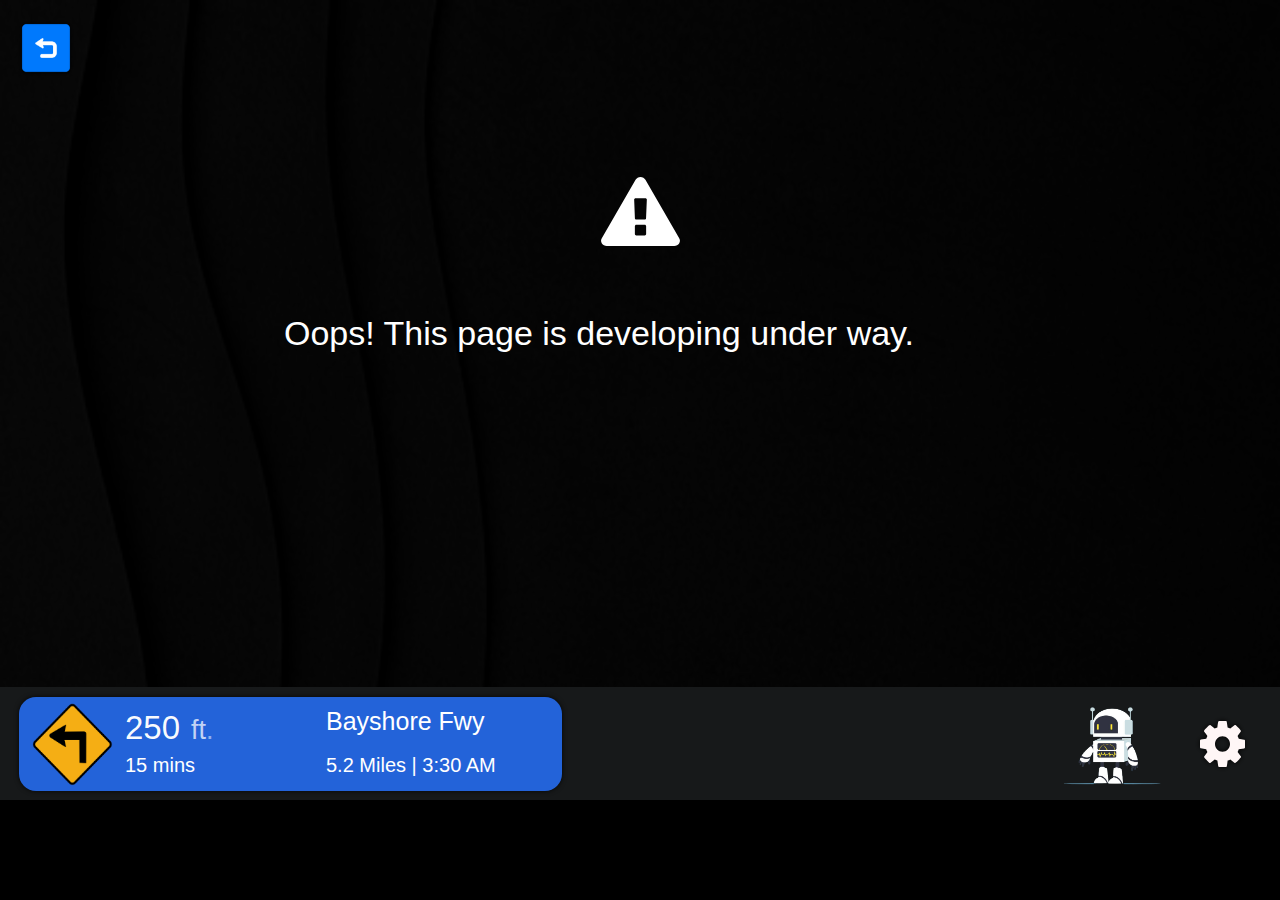
<file: underdevelopment.html>
﻿<!DOCTYPE html>
<html>
  <head>
    <title>Underdevelopment</title>
    <meta http-equiv="X-UA-Compatible" content="IE=edge"/>
    <meta http-equiv="content-type" content="text/html; charset=utf-8"/>
    <link href="resources/css/axure_rp_page.css" type="text/css" rel="stylesheet"/>
    <link href="data/styles.css" type="text/css" rel="stylesheet"/>
    <link href="files/underdevelopment/styles.css" type="text/css" rel="stylesheet"/>
    <script src="resources/scripts/jquery-3.2.1.min.js"></script>
    <script src="resources/scripts/axure/axQuery.js"></script>
    <script src="resources/scripts/axure/globals.js"></script>
    <script src="resources/scripts/axutils.js"></script>
    <script src="resources/scripts/axure/annotation.js"></script>
    <script src="resources/scripts/axure/axQuery.std.js"></script>
    <script src="resources/scripts/axure/doc.js"></script>
    <script src="resources/scripts/messagecenter.js"></script>
    <script src="resources/scripts/axure/events.js"></script>
    <script src="resources/scripts/axure/recording.js"></script>
    <script src="resources/scripts/axure/action.js"></script>
    <script src="resources/scripts/axure/expr.js"></script>
    <script src="resources/scripts/axure/geometry.js"></script>
    <script src="resources/scripts/axure/flyout.js"></script>
    <script src="resources/scripts/axure/model.js"></script>
    <script src="resources/scripts/axure/repeater.js"></script>
    <script src="resources/scripts/axure/sto.js"></script>
    <script src="resources/scripts/axure/utils.temp.js"></script>
    <script src="resources/scripts/axure/variables.js"></script>
    <script src="resources/scripts/axure/drag.js"></script>
    <script src="resources/scripts/axure/move.js"></script>
    <script src="resources/scripts/axure/visibility.js"></script>
    <script src="resources/scripts/axure/style.js"></script>
    <script src="resources/scripts/axure/adaptive.js"></script>
    <script src="resources/scripts/axure/tree.js"></script>
    <script src="resources/scripts/axure/init.temp.js"></script>
    <script src="resources/scripts/axure/legacy.js"></script>
    <script src="resources/scripts/axure/viewer.js"></script>
    <script src="resources/scripts/axure/math.js"></script>
    <script src="resources/scripts/axure/jquery.nicescroll.min.js"></script>
    <script src="data/document.js"></script>
    <script src="files/underdevelopment/data.js"></script>
    <script type="text/javascript">
      $axure.utils.getTransparentGifPath = function() { return 'resources/images/transparent.gif'; };
      $axure.utils.getOtherPath = function() { return 'resources/Other.html'; };
      $axure.utils.getReloadPath = function() { return 'resources/reload.html'; };
    </script>
  </head>
  <body>
    <div id="base" class="">

      <!-- --ThemePanel (Dynamic Panel) -->
      <div id="u798" class="ax_default" data-label="--ThemePanel">
        <div id="u798_state0" class="panel_state" data-label="Dark" style="">
          <div id="u798_state0_content" class="panel_state_content">

            <!-- Unnamed (Image) -->
            <div id="u799" class="ax_default image">
              <img id="u799_img" class="img " src="images/index/u1.png"/>
              <div id="u799_text" class="text " style="display:none; visibility: hidden">
                <p></p>
              </div>
            </div>

            <!-- Unnamed (Rectangle) -->
            <div id="u800" class="ax_default box_3">
              <div id="u800_div" class=""></div>
              <div id="u800_text" class="text " style="display:none; visibility: hidden">
                <p></p>
              </div>
            </div>

            <!-- Unnamed (Dynamic Panel) -->
            <div id="u801" class="ax_default">
              <div id="u801_state0" class="panel_state" data-label="Default" style="">
                <div id="u801_state0_content" class="panel_state_content">

                  <!-- Unnamed (Image) -->
                  <div id="u802" class="ax_default image">
                    <img id="u802_img" class="img " src="images/dashboard/u15.png"/>
                    <div id="u802_text" class="text " style="display:none; visibility: hidden">
                      <p></p>
                    </div>
                  </div>
                </div>
              </div>
              <div id="u801_state1" class="panel_state" data-label="Onlcick" style="visibility: hidden;">
                <div id="u801_state1_content" class="panel_state_content">

                  <!-- Unnamed (Image) -->
                  <div id="u803" class="ax_default image">
                    <img id="u803_img" class="img " src="images/dashboard/u15.png"/>
                    <div id="u803_text" class="text " style="display:none; visibility: hidden">
                      <p></p>
                    </div>
                  </div>

                  <!-- Unnamed (Triangle) -->
                  <div id="u804" class="ax_default flow_shape">
                    <img id="u804_img" class="img " src="images/dashboard/u17.svg"/>
                    <div id="u804_text" class="text " style="display:none; visibility: hidden">
                      <p></p>
                    </div>
                  </div>

                  <!-- Unnamed (Rectangle) -->
                  <div id="u805" class="ax_default box_2">
                    <img id="u805_img" class="img " src="images/dashboard/u18.svg"/>
                    <div id="u805_text" class="text " style="display:none; visibility: hidden">
                      <p></p>
                    </div>
                  </div>

                  <!-- Unnamed (Rectangle) -->
                  <div id="u806" class="ax_default label">
                    <img id="u806_img" class="img " src="images/dashboard/u19.svg"/>
                    <div id="u806_text" class="text ">
                      <p><span>How can I help you ?</span></p>
                    </div>
                  </div>
                </div>
              </div>
            </div>

            <!-- Unnamed (Group) -->
            <div id="u807" class="ax_default" data-left="0" data-top="0" data-width="0" data-height="0">

              <!-- Unnamed (Group) -->
              <div id="u808" class="ax_default" data-left="0" data-top="0" data-width="0" data-height="0">
              </div>
            </div>

            <!-- Unnamed (Rectangle) -->
            <div id="u809" class="ax_default label">
              <div id="u809_div" class=""></div>
              <div id="u809_text" class="text " style="display:none; visibility: hidden">
                <p></p>
              </div>
            </div>

            <!-- Unnamed (Shape) -->
            <div id="u810" class="ax_default icon">
              <img id="u810_img" class="img " src="images/dashboard/u44.svg"/>
              <div id="u810_text" class="text " style="display:none; visibility: hidden">
                <p></p>
              </div>
            </div>

            <!-- Unnamed (Rectangle) -->
            <div id="u811" class="ax_default box_3">
              <div id="u811_div" class=""></div>
              <div id="u811_text" class="text " style="display:none; visibility: hidden">
                <p></p>
              </div>
            </div>

            <!-- Unnamed (Image) -->
            <div id="u812" class="ax_default image">
              <img id="u812_img" class="img " src="images/dashboard/u29.png"/>
              <div id="u812_text" class="text " style="display:none; visibility: hidden">
                <p></p>
              </div>
            </div>

            <!-- Unnamed (Rectangle) -->
            <div id="u813" class="ax_default label">
              <div id="u813_div" class=""></div>
              <div id="u813_text" class="text ">
                <p style="font-size:27px;"><span style="font-size:33px;color:rgba(255, 255, 255, 0.9921568627450981);">250</span><span style="font-size:39px;color:rgba(255, 255, 255, 0.9921568627450981);"> </span><span style="color:rgba(255, 255, 255, 0.7294117647058823);">ft</span><span style="color:rgba(255, 255, 255, 0.4980392156862745);">.</span></p>
              </div>
            </div>

            <!-- Unnamed (Rectangle) -->
            <div id="u814" class="ax_default label">
              <img id="u814_img" class="img " src="images/musiclibrary/u303.svg"/>
              <div id="u814_text" class="text ">
                <p><span>Bayshore Fwy</span></p>
              </div>
            </div>

            <!-- Unnamed (Rectangle) -->
            <div id="u815" class="ax_default label">
              <div id="u815_div" class=""></div>
              <div id="u815_text" class="text ">
                <p><span>15 mins</span></p>
              </div>
            </div>

            <!-- Unnamed (Rectangle) -->
            <div id="u816" class="ax_default label">
              <div id="u816_div" class=""></div>
              <div id="u816_text" class="text ">
                <p><span>5.2 Miles | 3:30 AM</span></p>
              </div>
            </div>

            <!-- btn_back (Image) -->
            <div id="u817" class="ax_default image" data-label="btn_back">
              <img id="u817_img" class="img " src="images/navigation/btn_back_u209.svg"/>
              <div id="u817_text" class="text " style="display:none; visibility: hidden">
                <p></p>
              </div>
            </div>

            <!-- Unnamed (Rectangle) -->
            <div id="u818" class="ax_default label">
              <img id="u818_img" class="img " src="images/underdevelopment/u818.svg"/>
              <div id="u818_text" class="text ">
                <p><span>Oops! This page is developing under way.</span></p>
              </div>
            </div>

            <!-- Unnamed (Shape) -->
            <div id="u819" class="ax_default icon">
              <img id="u819_img" class="img " src="images/underdevelopment/u819.svg"/>
              <div id="u819_text" class="text " style="display:none; visibility: hidden">
                <p></p>
              </div>
            </div>
          </div>
        </div>
        <div id="u798_state1" class="panel_state" data-label="Light" style="visibility: hidden;">
          <div id="u798_state1_content" class="panel_state_content">

            <!-- Unnamed (Image) -->
            <div id="u820" class="ax_default image">
              <img id="u820_img" class="img " src="images/dashboard/u96.png"/>
              <div id="u820_text" class="text " style="display:none; visibility: hidden">
                <p></p>
              </div>
            </div>

            <!-- Unnamed (Rectangle) -->
            <div id="u821" class="ax_default box_3">
              <div id="u821_div" class=""></div>
              <div id="u821_text" class="text " style="display:none; visibility: hidden">
                <p></p>
              </div>
            </div>

            <!-- Unnamed (Dynamic Panel) -->
            <div id="u822" class="ax_default">
              <div id="u822_state0" class="panel_state" data-label="Default" style="">
                <div id="u822_state0_content" class="panel_state_content">

                  <!-- Unnamed (Image) -->
                  <div id="u823" class="ax_default image">
                    <img id="u823_img" class="img " src="images/dashboard/u15.png"/>
                    <div id="u823_text" class="text " style="display:none; visibility: hidden">
                      <p></p>
                    </div>
                  </div>
                </div>
              </div>
              <div id="u822_state1" class="panel_state" data-label="Onlcick" style="visibility: hidden;">
                <div id="u822_state1_content" class="panel_state_content">

                  <!-- Unnamed (Image) -->
                  <div id="u824" class="ax_default image">
                    <img id="u824_img" class="img " src="images/dashboard/u15.png"/>
                    <div id="u824_text" class="text " style="display:none; visibility: hidden">
                      <p></p>
                    </div>
                  </div>

                  <!-- Unnamed (Triangle) -->
                  <div id="u825" class="ax_default flow_shape">
                    <img id="u825_img" class="img " src="images/dashboard/u17.svg"/>
                    <div id="u825_text" class="text " style="display:none; visibility: hidden">
                      <p></p>
                    </div>
                  </div>

                  <!-- Unnamed (Rectangle) -->
                  <div id="u826" class="ax_default box_2">
                    <img id="u826_img" class="img " src="images/dashboard/u18.svg"/>
                    <div id="u826_text" class="text " style="display:none; visibility: hidden">
                      <p></p>
                    </div>
                  </div>

                  <!-- Unnamed (Rectangle) -->
                  <div id="u827" class="ax_default label">
                    <img id="u827_img" class="img " src="images/dashboard/u19.svg"/>
                    <div id="u827_text" class="text ">
                      <p><span>How can I help you ?</span></p>
                    </div>
                  </div>
                </div>
              </div>
            </div>

            <!-- Unnamed (Group) -->
            <div id="u828" class="ax_default" data-left="0" data-top="0" data-width="0" data-height="0">

              <!-- Unnamed (Group) -->
              <div id="u829" class="ax_default" data-left="0" data-top="0" data-width="0" data-height="0">
              </div>
            </div>

            <!-- Unnamed (Rectangle) -->
            <div id="u830" class="ax_default label">
              <div id="u830_div" class=""></div>
              <div id="u830_text" class="text " style="display:none; visibility: hidden">
                <p></p>
              </div>
            </div>

            <!-- Unnamed (Shape) -->
            <div id="u831" class="ax_default icon">
              <img id="u831_img" class="img " src="images/dashboard/u44.svg"/>
              <div id="u831_text" class="text " style="display:none; visibility: hidden">
                <p></p>
              </div>
            </div>

            <!-- Unnamed (Rectangle) -->
            <div id="u832" class="ax_default box_3">
              <div id="u832_div" class=""></div>
              <div id="u832_text" class="text " style="display:none; visibility: hidden">
                <p></p>
              </div>
            </div>

            <!-- Unnamed (Image) -->
            <div id="u833" class="ax_default image">
              <img id="u833_img" class="img " src="images/dashboard/u29.png"/>
              <div id="u833_text" class="text " style="display:none; visibility: hidden">
                <p></p>
              </div>
            </div>

            <!-- Unnamed (Rectangle) -->
            <div id="u834" class="ax_default label">
              <div id="u834_div" class=""></div>
              <div id="u834_text" class="text ">
                <p style="font-size:27px;"><span style="font-size:33px;color:rgba(255, 255, 255, 0.9921568627450981);">250</span><span style="font-size:39px;color:rgba(255, 255, 255, 0.9921568627450981);"> </span><span style="color:rgba(255, 255, 255, 0.7294117647058823);">ft</span><span style="color:rgba(255, 255, 255, 0.4980392156862745);">.</span></p>
              </div>
            </div>

            <!-- Unnamed (Rectangle) -->
            <div id="u835" class="ax_default label">
              <img id="u835_img" class="img " src="images/musiclibrary/u303.svg"/>
              <div id="u835_text" class="text ">
                <p><span>Bayshore Fwy</span></p>
              </div>
            </div>

            <!-- Unnamed (Rectangle) -->
            <div id="u836" class="ax_default label">
              <div id="u836_div" class=""></div>
              <div id="u836_text" class="text ">
                <p><span>15 mins</span></p>
              </div>
            </div>

            <!-- Unnamed (Rectangle) -->
            <div id="u837" class="ax_default label">
              <div id="u837_div" class=""></div>
              <div id="u837_text" class="text ">
                <p><span>5.2 Miles | 3:30 AM</span></p>
              </div>
            </div>

            <!-- btn_back (Image) -->
            <div id="u838" class="ax_default image" data-label="btn_back">
              <img id="u838_img" class="img " src="images/navigation/btn_back_u209.svg"/>
              <div id="u838_text" class="text " style="display:none; visibility: hidden">
                <p></p>
              </div>
            </div>

            <!-- Unnamed (Rectangle) -->
            <div id="u839" class="ax_default label">
              <img id="u839_img" class="img " src="images/underdevelopment/u818.svg"/>
              <div id="u839_text" class="text ">
                <p><span>Oops! This page is developing under way.</span></p>
              </div>
            </div>

            <!-- Unnamed (Shape) -->
            <div id="u840" class="ax_default icon">
              <img id="u840_img" class="img " src="images/underdevelopment/u840.svg"/>
              <div id="u840_text" class="text " style="display:none; visibility: hidden">
                <p></p>
              </div>
            </div>
          </div>
        </div>
      </div>
    </div>
    <script src="resources/scripts/axure/ios.js"></script>
  </body>
</html>
</file>
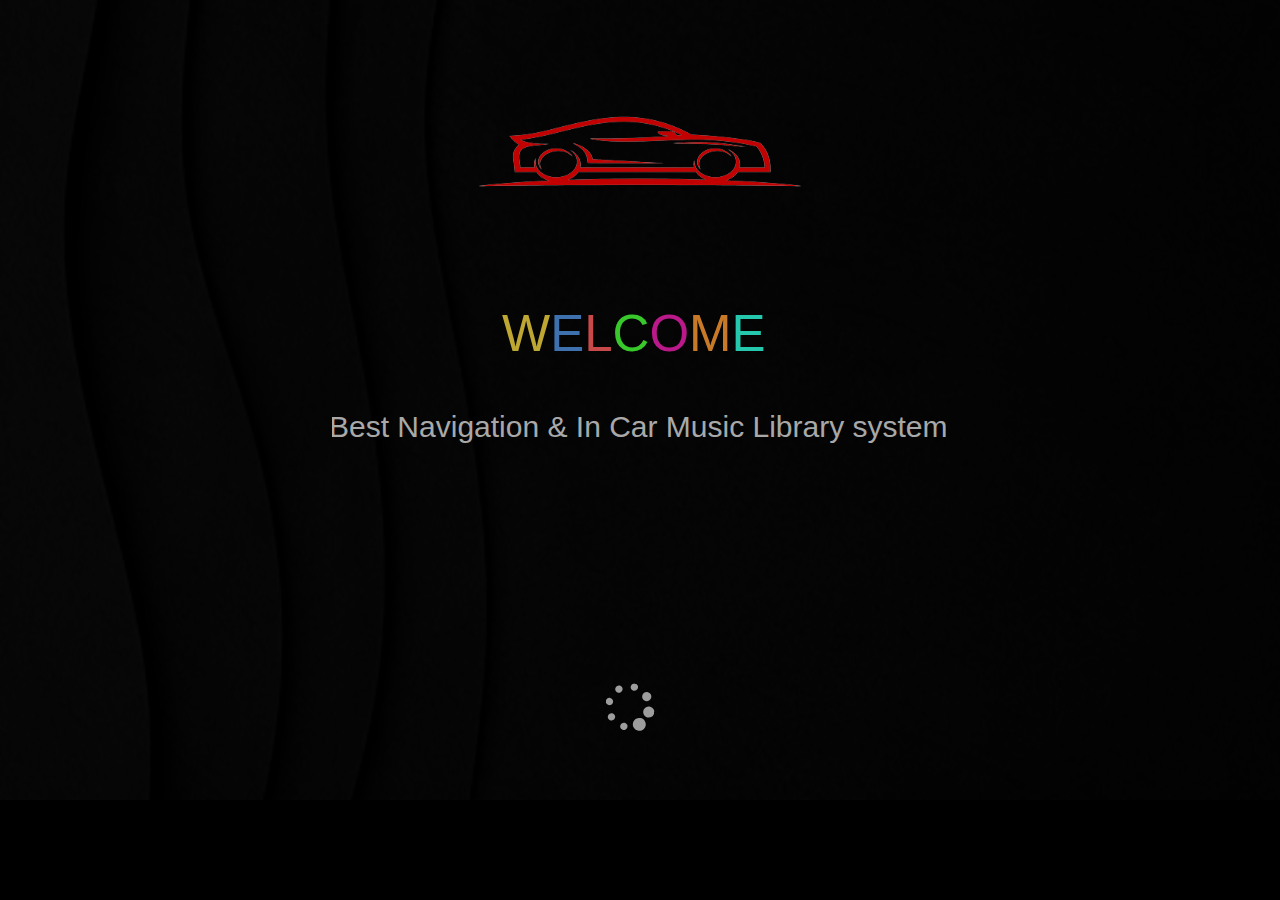
<file: resources/reload.html>
﻿<html>
	<head>
		<title></title>
	</head>
	<body>
	
	<script language="javascript">
	function getUrl() {
      var query = window.location.hash.substring(1);
      var vars = query.split("&&&");
      for (var i=0;i<vars.length;i++) {
        var url = vars[i];
        return decodeURI(url).replace("html%23","html#");
      } 
    }

    var rel = '../';
    var url = getUrl();
    if (url.indexOf(":") > 0 && url.indexOf(":") < 10) rel = '';
	self.location.href = rel + url;
	</script>
	
	</body>
</html>
</file>
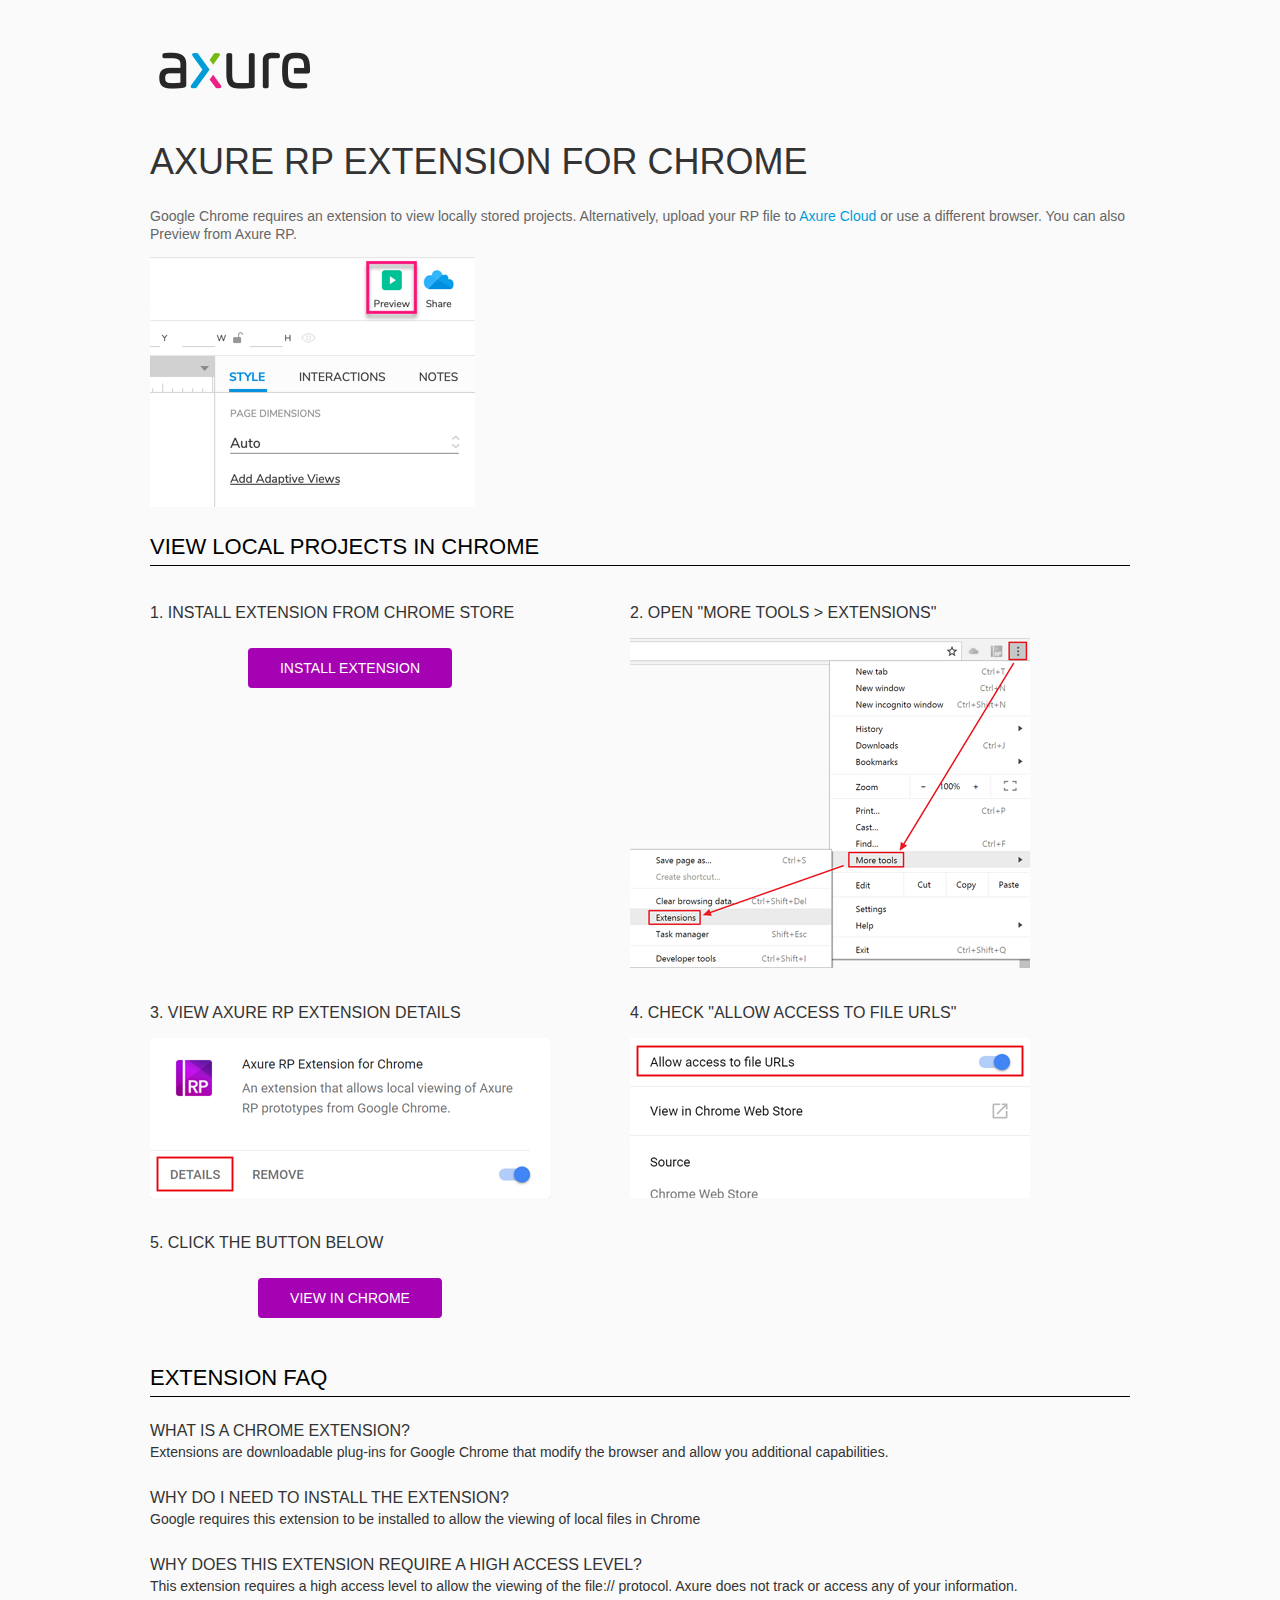
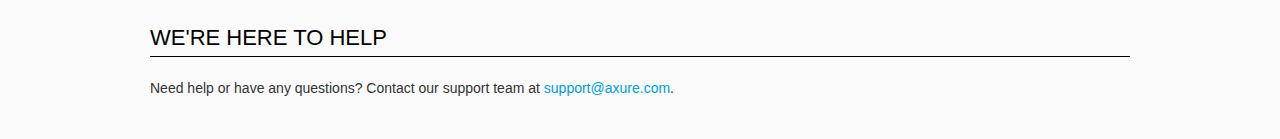
<file: resources/chrome/chrome.html>
<html>
<head>
    <title>Install the Axure RP Chrome Extension</title>
    <style type="text/css">
        *
        {
            font-family: NunitoSans, Helvetica, Arial, sans-serif;
        }
        body
        {
            text-align: center;
            background-color: #fafafa;
        }
        p
        {
            font-size: 14px;
            line-height: 18px;
            color: #333333;
        }
        div.container
        {
            width: 980px;
            margin-left: auto;
            margin-right: auto;
            text-align: left;
        }
        a
        {
            text-decoration: none;
            color: #009dda;
        }
        .button
        {
            background: #A502B3;
            font: normal 16px Arial, sans-serif;
            color: #FFFFFF;
            padding: 10px 30px 10px 30px;
            border: 2px solid #A502B3;
            display: inline-block;
            margin-top: 10px;
            text-transform: uppercase;
            font-size: 14px;
	    border-radius: 4px;
        }
        a:hover.button
        {
            border: 2px solid #A502B3;
	    color: #A502B3;
	    background-color: #FFFFFF;
        }
        div.left
        {
            width: 400px;
            float: left;
            margin-right: 80px;
        }
        div.right
        {
            width: 400px;
            float: left;
        }
        div.buttonContainer
        {
            text-align: center;
        }
        h1
        {
            font-size: 36px;
            color: #333333;
            line-height: 50px;
            margin-bottom: 20px;
            font-weight: normal;
        }
        h2
        {
            font-size: 24px;
            font-weight: normal;
            color: #08639C;
            text-align: center;
        }
        h3
        {
            font-size: 16px;
            color: #333333;
            font-weight: normal;
	    text-transform: uppercase;
        }
        .heading
        {
            border-bottom: 1px solid black;
	    height: 36px;
            line-height: 36px;
            font-size: 22px;
            color: #000000;

        }
        span.faq
        {
            font-size: 16px;
	    line-height: 24px;
            font-weight: normal;
	    text-transform: uppercase;
            color: #333333;
            display: block;
        }
    </style>
</head>
<body>
    <div class="container">
        <br />
        <br />
        <img src="axure_logo.png" alt="axure" />
        <br />
	<br />
        <h1>
            AXURE RP EXTENSION FOR CHROME</h1>
        <p style="font-size: 14px; color: #666666; margin-top: 10px;">
            Google Chrome requires an extension to view locally stored projects. Alternatively,
            upload your RP file to <a href="https://www.axure.cloud">Axure Cloud</a> or use a different
            browser. You can also Preview from Axure RP.</p>
            <img src="preview-rp.png" alt="preview"/>
        <h3 class="heading">
            VIEW LOCAL PROJECTS IN CHROME</h3>
        <div class="left">
            <h3>
                1. Install Extension from Chrome Store</h3>
            <div class="buttonContainer">
                <a class="button" href="https://chrome.google.com/webstore/detail/dogkpdfcklifaemcdfbildhcofnopogp"
                    target="_blank">Install Extension</a>
            </div>
        </div>
        <div class="right">
            <h3>
                2. Open "More Tools > Extensions"</h3>
            <img src="extensions.png" alt="extensions"/>
        </div>
        <div style="clear: both; height: 20px;">
            &nbsp;</div>
       <div class="left">
            <h3>
                3. View Axure RP Extension Details</h3>
            <img src="details.png" alt="extension details"/>
            </div>
	<div class="right">
            <h3>
                4. Check "Allow access to file URLs"</h3>
            <img src="allow-access.png" alt="allow access"/>
        </div>
   <div style="clear: both; height: 20px;">
            &nbsp;</div>
        <div class="left">
            <h3>
                5. Click the button below</h3>
            <div class="buttonContainer">
                <a class="button" href="../../start.html">View in Chrome</a>
            </div>
        </div>
        <div style="clear: both; height: 20px;">
        </div>
        <h3 class="heading">
            EXTENSION FAQ</h3>
        <p>
            <span class="faq">What is a Chrome Extension?</span> Extensions are downloadable
            plug-ins for Google Chrome that modify the browser
            and allow you additional capabilities.
        </p>
        <p style="margin-top: 25px;">
            <span class="faq">Why do I need to install the extension?</span> Google requires
            this extension to be installed to allow the viewing of local files in
            Chrome
        </p>
        <p style="margin-top: 25px; margin-bottom: 25px;">
            <span class="faq">Why does this extension require a high access level?</span> This
            extension requires a high access level to allow the viewing of the file://
            protocol. Axure does not track or access any of your information.
        </p>
        <h3 class="heading">
           WE'RE HERE TO HELP</h3>
        <p>
            Need help or have any questions? Contact our support team at <a href="mailto:support@axure.com">
                support@axure.com</a>.
        </p>
        <div style="clear: both; height: 20px;">
        </div>
    </div>
</body>
</html>
</file>
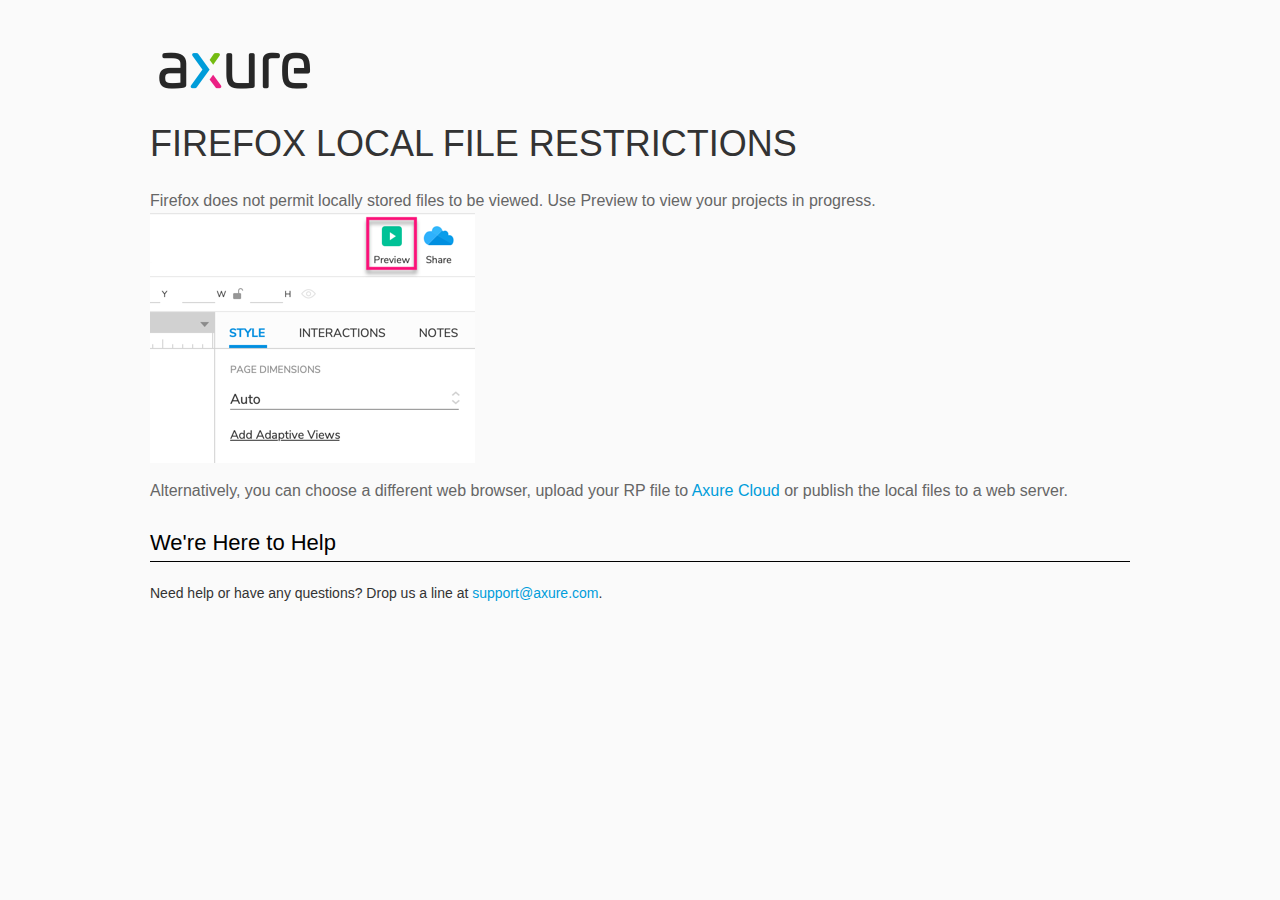
<file: resources/chrome/firefox.html>
<html>
<head>
    <title>Axure RP - Firefox Local File Restrictions</title>
    <style type="text/css">
        *
        {
            font-family: Helvetica, Arial, sans-serif;
        }
        body
        {
            text-align: center;
            background-color: #fafafa;
        }
        p
        {
            font-size: 14px;
            line-height: 18px;
            color: #333333;
        }
        div.container
        {
            width: 980px;
            margin-left: auto;
            margin-right: auto;
            text-align: left;
        }
        a
        {
            text-decoration: none;
            color: #009dda;
        }
        .button
        {
            background: #A502B3;
            font: normal 16px Arial, sans-serif;
            color: #FFFFFF;
            padding: 10px 30px 10px 30px;
            border: 2px solid #A502B3;
            display: inline-block;
            margin-top: 10px;
            text-transform: uppercase;
            font-size: 14px;
	    border-radius: 4px;
        }
        a:hover.button
        {
            border: 2px solid #A502B3;
	    color: #A502B3;
	    background-color: #FFFFFF;
        }
        div.left
        {
            width: 400px;
            float: left;
            margin-right: 80px;
        }
        div.right
        {
            width: 400px;
            float: left;
        }
        div.buttonContainer
        {
            text-align: center;
        }
        h1
        {
            font-size: 36px;
            color: #333333;
            line-height: 50px;
            margin-bottom: 20px;
            font-weight: normal;
        }
        h2
        {
            font-size: 24px;
            font-weight: normal;
            color: #08639C;
            text-align: center;
        }
        h3
        {
            font-size: 16px;
            line-height: 24px;
            color: #333333;
            font-weight: normal;
        }
        .heading
        {
            border-bottom: 1px solid black;
	    height: 36px;
            line-height: 36px;
            font-size: 22px;
            color: #000000;
        }
        span.faq
        {
            font-size: 16px;
            font-weight: normal;
	    text-transform: uppercase;
            color: #333333;
            display: block;
        }
    </style>
</head>
<body>
    <div class="container">
        <br />
        <br />
        <img src="axure_logo.png" alt="axure" />
        <br />
        <h1>
            FIREFOX LOCAL FILE RESTRICTIONS</h1>
        <p style="font-size: 16px; line-height: 24px; color: #666666; margin-top: 10px;">
            Firefox does not permit locally stored files to be viewed. Use Preview to view your projects in progress.
<img src="preview-rp.png" alt="preview"/>
          </p>
            <p style="font-size: 16px; line-height: 24px; color: #666666; margin-top: 10px;">
          Alternatively,  you can choose a different web browser, upload your RP file to <a href="https://app.axure.cloud">Axure Cloud</a> or publish the local files to a web server.</p>
        <h3 class="heading">
            We're Here to Help</h3>
        <p>
            Need help or have any questions? Drop us a line at <a href="mailto:support@axure.com">
                support@axure.com</a>.
        </p>
        <div style="clear: both; height: 20px;">
        </div>
    </div>
</body>
</html>
</file>
<file: resources/css/axure_rp_page.css>
﻿/* so the window resize fires within a frame in IE7 */
html, body {
    height: 100%;
}

#zoomOverlay {
    position: fixed;
    top: 0;
    left: 0;
    width: 100%;
    height: 100%;
}

#dragOverlay {
    position: fixed;
    top: 0;
    left: 0;
    width: 100%;
    height: 100%;
    cursor: grab;
}

#dragOverlay.dragging__start {
    cursor: grabbing;
}

html.hideScroll::-webkit-scrollbar {
    display: none;
}

html.hideScroll {
    -ms-overflow-style: none;
    scrollbar-width: none;
}

.mobileFrameCursor div * {
    cursor: inherit !important;
}

a {
    color: inherit;
}

p {
    margin: 0px;
    text-rendering: optimizeLegibility;
    font-feature-settings: "kern" 1;
    -webkit-font-feature-settings: "kern";
    -moz-font-feature-settings: "kern";
    -moz-font-feature-settings: "kern=1";
    font-kerning: normal;
}

ul {
    margin:0px;
}

iframe {
    background: #FFFFFF;
}

/* to match IE with C, FF */
input {
    padding: 1px 0px 1px 0px;
    box-sizing: border-box;
    -moz-box-sizing: border-box;
}

input[type=text]::-ms-clear {
    width: 0;
    height: 0;
    display: none;
}

textarea {
    margin: 0px;
    box-sizing: border-box;
    -moz-box-sizing: border-box;
}

.focused:focus, .selectedFocused:focus {
    outline: none;
}

div.intcases {
    font-family: arial; 
    font-size: 12px;
    text-align:left; 
    border:1px solid #AAA; 
    background:#FFF none repeat scroll 0% 0%; 
    z-index:9999; 
    visibility:hidden; 
    position:absolute;
    padding: 0px;
    border-radius: 3px;
    white-space: nowrap;
}

div.intcaselink {
    cursor: pointer;
    padding: 3px 8px 3px 8px;
    margin: 5px;
    background:#EEE none repeat scroll 0% 0%; 
    border:1px solid #AAA;
    border-radius: 3px;
}

div.refpageimage {
    position: absolute;
    left: 0px;
    top: 0px;
    font-size: 0px;
    width: 16px;
    height: 16px;
    cursor: pointer;
    background-image: url(images/newwindow.gif);
    background-repeat: no-repeat;
}

div.annnoteimage {
    position: absolute;
    left: 0px;
    top: 0px;
    font-size: 0px;
    /*width: 16px;
    height: 12px;*/
    cursor: help;
    /*background-image: url(images/note.gif);*/
    /*background-repeat: no-repeat;*/
    width: 13px;
    height: 12px;
    padding-top: 1px;
    text-align: center;
    background-color: #138CDD;
    -moz-box-shadow: 1px 1px 3px #aaa;
    -webkit-box-shadow: 1px 1px 3px #aaa;
    box-shadow: 1px 1px 3px #aaa;
}

div.annnoteline {
    display: inline-block;
    width: 9px;
    height: 1px;
    border-bottom: 1px solid white;
    margin-top: 1px;
}

div.annnotelabel {
    /*position: absolute;
    left: 0px;
    top: 0px;*/
    font-family: Helvetica,Arial;
    white-space: nowrap;
    
    padding-top: 1px;
    background-color: #fff849;
    font-size: 10px;
    font-weight: bold;
    line-height: 14px;
    margin-right: 3px;
    padding: 0px 4px;
    color: #000;

    -moz-box-shadow: 1px 1px 3px #aaa;
    -webkit-box-shadow: 1px 1px 3px #aaa;
    box-shadow: 1px 1px 3px #aaa;
}

div.annnote {
    display: flex;
    position: absolute;
    cursor: help;
    line-height: 14px;
}

.annotation {
    font-size: 12px;
    padding-left: 2px;
    margin-bottom: 5px;
}

.annotationName {
    /*font-size: 13px;
    font-weight: bold;
    margin-bottom: 3px;
    white-space: nowrap;*/

    font-family: 'Trebuchet MS';
    font-size: 14px;
    font-weight: bold;
    margin-bottom: 5px;
    white-space: nowrap;
}

.annotationValue {
    font-family: Arial, Helvetica, Sans-Serif;
    font-size: 12px;
    color: #4a4a4a;
    line-height: 21px;
    margin-bottom: 20px;
}

.noteLink {
    text-decoration: inherit;
    color: inherit;
}

.noteLink:hover {
    background-color: white;
}

/* this is a fix for the issue where dialogs jump around and takes the text-align from the body */
.dialogFix {
    position:absolute;
    text-align:left;
    border: 1px solid #8f949a;
}


@keyframes pulsate {
  from {
    box-shadow: 0 0 10px #15d6ba;
  }
  to {
    box-shadow: 0 0 20px #15d6ba;
  }
}

@-webkit-keyframes pulsate {
  from {
    -webkit-box-shadow: 0 0 10px #15d6ba;
    box-shadow: 0 0 10px #15d6ba;
  }
  to {
    -webkit-box-shadow: 0 0 20px #15d6ba;
    box-shadow: 0 0 20px #15d6ba;
  }
}
 
@-moz-keyframes pulsate {
  from {
    -moz-box-shadow: 0 0 10px #15d6ba;
    box-shadow: 0 0 10px #15d6ba;
  }
  to {
    -moz-box-shadow: 0 0 20px #15d6ba;
    box-shadow: 0 0 20px #15d6ba;
  }
}

.legacyPulsateBorder {
    /*border: 5px solid #15d6ba;
    margin: -5px;*/
    -moz-box-shadow: 0 0 10px 3px #15d6ba;
    box-shadow: 0 0 10px 3px #15d6ba;
}

.pulsateBorder {
  animation-name: pulsate;
  animation-timing-function: ease-in-out;
  animation-duration: 0.9s;
  animation-iteration-count: infinite;
  animation-direction: alternate;
  
  -webkit-animation-name: pulsate;
  -webkit-animation-timing-function: ease-in-out;
  -webkit-animation-duration: 0.9s;
  -webkit-animation-iteration-count: infinite;
  -webkit-animation-direction: alternate;

  -moz-animation-name: pulsate;
  -moz-animation-timing-function: ease-in-out;
  -moz-animation-duration: 0.9s;
  -moz-animation-iteration-count: infinite;
  -moz-animation-direction: alternate;
}

.ax_default_hidden, .ax_default_unplaced{
    display: none;
    visibility: hidden;
}

.widgetNoteSelected {
    -moz-box-shadow: 0 0 10px 3px #138CDD;
    box-shadow: 0 0 10px 3px #138CDD;
    /*-moz-box-shadow: 0 0 20px #3915d6;
    box-shadow: 0 0 20px #3915d6;*/
    /*border: 3px solid #3915d6;*/
    /*margin: -3px;*/
}


.singleImg {
    display: none;
    visibility: hidden;
}

#ios-safari {
    overflow: auto;
    -webkit-overflow-scrolling: touch;
}

#ios-safari-html {
    display: block;
    overflow: auto;
    -webkit-overflow-scrolling: touch;
    position: absolute;
    top: 0;
    left: 0;
    right: 0;
    bottom: 0;
}

#ios-safari-fixed {
    position: absolute;
    pointer-events: none;
    width: initial;
}

#ios-safari-fixed div {
    pointer-events: auto;
}
</file>
<file: data/styles.css>
﻿.ax_default {
  font-family:'Arial', sans-serif;
  font-weight:400;
  font-style:normal;
  font-size:13px;
  letter-spacing:normal;
  color:#333333;
  vertical-align:none;
  text-align:center;
  line-height:normal;
  text-transform:none;
}
.box_2 {
}
.box_3 {
}
.ellipse {
}
.button {
}
.primary_button {
  color:#FFFFFF;
}
.shape {
}
.image {
}
.heading_1 {
  font-family:'Arial', sans-serif;
  font-weight:bold;
  font-style:normal;
  font-size:32px;
  text-align:left;
}
.heading_2 {
  font-family:'Arial', sans-serif;
  font-weight:bold;
  font-style:normal;
  font-size:24px;
  text-align:left;
}
.heading_3 {
  font-family:'Arial', sans-serif;
  font-weight:bold;
  font-style:normal;
  font-size:18px;
  text-align:left;
}
.heading_4 {
  font-family:'Arial', sans-serif;
  font-weight:bold;
  font-style:normal;
  font-size:14px;
  text-align:left;
}
.heading_5 {
  font-family:'Arial', sans-serif;
  font-weight:bold;
  font-style:normal;
  text-align:left;
}
.heading_6 {
  font-family:'Arial', sans-serif;
  font-weight:bold;
  font-style:normal;
  font-size:10px;
  text-align:left;
}
.label {
  font-size:13px;
  text-align:left;
}
.paragraph {
  text-align:left;
}
.form_hint {
  color:#999999;
}
.form_disabled {
}
.flow_shape {
}
.line {
}
.connector {
}
.text_field {
  color:#000000;
  text-align:left;
}
.droplist {
  color:#000000;
  text-align:left;
}
.icon {
}
textarea, select, input, button { outline: none; }
</file>
<file: files/index/styles.css>
﻿body {
  margin:0px;
  background-color:rgba(0, 0, 0, 1);
  background-image:none;
  position:static;
  left:auto;
  width:1280px;
  margin-left:0;
  margin-right:0;
  text-align:left;
}
.form_sketch {
  border-color:transparent;
  background-color:transparent;
}
#base {
  position:absolute;
  z-index:0;
}
#u0 {
  position:absolute;
  left:0px;
  top:0px;
}
#u0_state0 {
  position:relative;
  left:0px;
  top:0px;
  width:1280px;
  height:800px;
  background-image:none;
  border:none;
  border-radius:0px;
  -moz-box-shadow:none;
  -webkit-box-shadow:none;
  box-shadow:none;
}
#u0_state0_content {
  border-width:0px;
  position:absolute;
  left:0px;
  top:0px;
  width:1px;
  height:1px;
}
#u1_img {
  border-width:0px;
  position:absolute;
  left:0px;
  top:0px;
  width:1280px;
  height:800px;
}
#u1 {
  border-width:0px;
  position:absolute;
  left:0px;
  top:0px;
  width:1280px;
  height:800px;
  display:flex;
  opacity:0.2;
  color:#040404;
}
#u1 .text {
  position:absolute;
  align-self:center;
  padding:2px 2px 2px 2px;
  box-sizing:border-box;
  width:100%;
}
#u1_text {
  border-width:0px;
  word-wrap:break-word;
  text-transform:none;
  visibility:hidden;
}
#u2_img {
  border-width:0px;
  position:absolute;
  left:0px;
  top:0px;
  width:450px;
  height:269px;
}
#u2 {
  border-width:0px;
  position:absolute;
  left:415px;
  top:17px;
  width:450px;
  height:269px;
  display:flex;
}
#u2 .text {
  position:absolute;
  align-self:center;
  padding:2px 2px 2px 2px;
  box-sizing:border-box;
  width:100%;
}
#u2_text {
  border-width:0px;
  word-wrap:break-word;
  text-transform:none;
  visibility:hidden;
}
#u3 {
  border-width:0px;
  position:absolute;
  left:502px;
  top:304px;
  width:277px;
  height:73px;
  visibility:hidden;
}
#u3_state0 {
  border-width:0px;
  position:absolute;
  left:0px;
  top:0px;
  width:277px;
  height:73px;
  -ms-overflow-x:hidden;
  overflow-x:hidden;
  -ms-overflow-y:hidden;
  overflow-y:hidden;
  background-image:none;
  border:none;
  border-radius:0px;
  -moz-box-shadow:none;
  -webkit-box-shadow:none;
  box-shadow:none;
}
#u3_state0_content {
  border-width:0px;
  position:absolute;
  left:0px;
  top:0px;
  width:1px;
  height:1px;
}
#u4_div {
  border-width:0px;
  position:absolute;
  left:0px;
  top:0px;
  width:361px;
  height:69px;
  background:inherit;
  background-color:rgba(255, 255, 255, 0);
  border:none;
  border-radius:0px;
  -moz-box-shadow:none;
  -webkit-box-shadow:none;
  box-shadow:none;
  font-family:'Arial', sans-serif;
  font-weight:400;
  font-style:normal;
  font-size:51px;
}
#u4 {
  border-width:0px;
  position:absolute;
  left:0px;
  top:0px;
  width:361px;
  height:69px;
  display:flex;
  font-family:'Arial', sans-serif;
  font-weight:400;
  font-style:normal;
  font-size:51px;
}
#u4 .text {
  position:absolute;
  align-self:flex-start;
  padding:0px 0px 0px 0px;
  box-sizing:border-box;
  width:100%;
}
#u4_text {
  border-width:0px;
  word-wrap:break-word;
  text-transform:none;
}
#u5_div {
  border-width:0px;
  position:absolute;
  left:0px;
  top:0px;
  width:361px;
  height:69px;
  background:inherit;
  background-color:rgba(255, 255, 255, 0);
  border:none;
  border-radius:0px;
  -moz-box-shadow:none;
  -webkit-box-shadow:none;
  box-shadow:none;
  font-family:'Arial', sans-serif;
  font-weight:400;
  font-style:normal;
  font-size:51px;
  color:#2EFFDD;
}
#u5 {
  border-width:0px;
  position:absolute;
  left:0px;
  top:134px;
  width:361px;
  height:69px;
  display:flex;
  font-family:'Arial', sans-serif;
  font-weight:400;
  font-style:normal;
  font-size:51px;
  color:#2EFFDD;
}
#u5 .text {
  position:absolute;
  align-self:flex-start;
  padding:0px 0px 0px 0px;
  box-sizing:border-box;
  width:100%;
}
#u5_text {
  border-width:0px;
  word-wrap:break-word;
  text-transform:none;
  visibility:hidden;
}
#u6 {
  border-width:0px;
  position:absolute;
  left:525px;
  top:542px;
  width:230px;
  height:79px;
}
#u6_state0 {
  border-width:0px;
  position:absolute;
  left:0px;
  top:0px;
  width:230px;
  height:79px;
  -ms-overflow-x:hidden;
  overflow-x:hidden;
  -ms-overflow-y:hidden;
  overflow-y:hidden;
  background-image:none;
  border:none;
  border-radius:0px;
  -moz-box-shadow:none;
  -webkit-box-shadow:none;
  box-shadow:none;
}
#u6_state0_content {
  border-width:0px;
  position:absolute;
  left:0px;
  top:0px;
  width:1px;
  height:1px;
}
#u7_div {
  border-width:0px;
  position:absolute;
  left:0px;
  top:0px;
  width:230px;
  height:86px;
  background:inherit;
  background-color:rgba(242, 242, 242, 1);
  border:none;
  border-radius:0px;
  -moz-box-shadow:none;
  -webkit-box-shadow:none;
  box-shadow:none;
}
#u7 {
  border-width:0px;
  position:absolute;
  left:0px;
  top:0px;
  width:230px;
  height:86px;
  display:flex;
  opacity:0;
}
#u7 .text {
  position:absolute;
  align-self:center;
  padding:2px 2px 2px 2px;
  box-sizing:border-box;
  width:100%;
}
#u7_text {
  border-width:0px;
  word-wrap:break-word;
  text-transform:none;
  visibility:hidden;
}
#u6_state1 {
  border-width:0px;
  position:absolute;
  left:0px;
  top:0px;
  width:230px;
  height:79px;
  -ms-overflow-x:hidden;
  overflow-x:hidden;
  -ms-overflow-y:hidden;
  overflow-y:hidden;
  background-image:none;
  border:none;
  border-radius:0px;
  -moz-box-shadow:none;
  -webkit-box-shadow:none;
  box-shadow:none;
  visibility:hidden;
}
#u6_state1_content {
  border-width:0px;
  position:absolute;
  left:0px;
  top:0px;
  width:1px;
  height:1px;
}
#u8 {
  border-width:0px;
  position:absolute;
  left:332px;
  top:410px;
  width:617px;
  height:73px;
  visibility:hidden;
}
#u8_state0 {
  border-width:0px;
  position:absolute;
  left:0px;
  top:0px;
  width:617px;
  height:73px;
  -ms-overflow-x:hidden;
  overflow-x:hidden;
  -ms-overflow-y:hidden;
  overflow-y:hidden;
  background-image:none;
  border:none;
  border-radius:0px;
  -moz-box-shadow:none;
  -webkit-box-shadow:none;
  box-shadow:none;
}
#u8_state0_content {
  border-width:0px;
  position:absolute;
  left:0px;
  top:0px;
  width:1px;
  height:1px;
}
#u9_div {
  border-width:0px;
  position:absolute;
  left:0px;
  top:0px;
  width:718px;
  height:69px;
  background:inherit;
  background-color:rgba(255, 255, 255, 0);
  border:none;
  border-radius:0px;
  -moz-box-shadow:none;
  -webkit-box-shadow:none;
  box-shadow:none;
  font-family:'Arial', sans-serif;
  font-weight:400;
  font-style:normal;
  font-size:30px;
  color:rgba(255, 255, 255, 0.8509803921568627);
}
#u9 {
  border-width:0px;
  position:absolute;
  left:-3px;
  top:0px;
  width:718px;
  height:69px;
  display:flex;
  font-family:'Arial', sans-serif;
  font-weight:400;
  font-style:normal;
  font-size:30px;
  color:rgba(255, 255, 255, 0.8509803921568627);
}
#u9 .text {
  position:absolute;
  align-self:flex-start;
  padding:0px 0px 0px 0px;
  box-sizing:border-box;
  width:100%;
}
#u9_text {
  border-width:0px;
  word-wrap:break-word;
  text-transform:none;
}
#u10_img {
  border-width:0px;
  position:absolute;
  left:0px;
  top:0px;
  width:48px;
  height:50px;
}
#u10 {
  border-width:0px;
  position:absolute;
  left:606px;
  top:682px;
  width:48px;
  height:50px;
  display:flex;
  opacity:0.62;
  color:#FFFFFF;
}
#u10 .text {
  position:absolute;
  align-self:center;
  padding:2px 2px 2px 2px;
  box-sizing:border-box;
  width:100%;
}
#u10_text {
  border-width:0px;
  word-wrap:break-word;
  text-transform:none;
  visibility:hidden;
}
</file>
<file: files/bluetooth/styles.css>
﻿body {
  margin:0px;
  background-color:rgba(0, 0, 0, 1);
  background-image:none;
  position:static;
  left:auto;
  width:1280px;
  margin-left:0;
  margin-right:0;
  text-align:left;
}
.form_sketch {
  border-color:transparent;
  background-color:transparent;
}
#base {
  position:absolute;
  z-index:0;
}
#u525 {
  border-width:0px;
  position:absolute;
  left:0px;
  top:0px;
  width:1280px;
  height:800px;
}
#u525_state0 {
  border-width:0px;
  position:absolute;
  left:0px;
  top:0px;
  width:1280px;
  height:800px;
  -ms-overflow-x:hidden;
  overflow-x:hidden;
  -ms-overflow-y:hidden;
  overflow-y:hidden;
  background-color:rgba(0, 0, 0, 1);
  background-image:none;
  border:none;
  border-radius:0px;
  -moz-box-shadow:none;
  -webkit-box-shadow:none;
  box-shadow:none;
}
#u525_state0_content {
  border-width:0px;
  position:absolute;
  left:0px;
  top:0px;
  width:1px;
  height:1px;
}
#u526_img {
  border-width:0px;
  position:absolute;
  left:0px;
  top:0px;
  width:1280px;
  height:800px;
}
#u526 {
  border-width:0px;
  position:absolute;
  left:0px;
  top:0px;
  width:1280px;
  height:800px;
  display:flex;
  opacity:0.2;
  color:#040404;
}
#u526 .text {
  position:absolute;
  align-self:center;
  padding:2px 2px 2px 2px;
  box-sizing:border-box;
  width:100%;
}
#u526_text {
  border-width:0px;
  word-wrap:break-word;
  text-transform:none;
  visibility:hidden;
}
#u527_img {
  border-width:0px;
  position:absolute;
  left:0px;
  top:0px;
  width:1280px;
  height:800px;
}
#u527 {
  border-width:0px;
  position:absolute;
  left:0px;
  top:0px;
  width:1280px;
  height:800px;
  display:flex;
  opacity:0.21;
  color:#040404;
}
#u527 .text {
  position:absolute;
  align-self:center;
  padding:2px 2px 2px 2px;
  box-sizing:border-box;
  width:100%;
}
#u527_text {
  border-width:0px;
  word-wrap:break-word;
  text-transform:none;
  visibility:hidden;
}
#u528_div {
  border-width:0px;
  position:absolute;
  left:0px;
  top:0px;
  width:1280px;
  height:114px;
  background:inherit;
  background-color:rgba(23, 25, 26, 1);
  border:none;
  border-radius:0px;
  -moz-box-shadow:none;
  -webkit-box-shadow:none;
  box-shadow:none;
}
#u528 {
  border-width:0px;
  position:absolute;
  left:0px;
  top:687px;
  width:1280px;
  height:114px;
  display:flex;
}
#u528 .text {
  position:absolute;
  align-self:center;
  padding:2px 2px 2px 2px;
  box-sizing:border-box;
  width:100%;
}
#u528_text {
  border-width:0px;
  word-wrap:break-word;
  text-transform:none;
  visibility:hidden;
}
#u529_div {
  border-width:0px;
  position:absolute;
  left:0px;
  top:0px;
  width:543px;
  height:94px;
  background:inherit;
  background-color:rgba(35, 99, 217, 1);
  border:none;
  border-radius:17px;
  -moz-box-shadow:0px 0px 5px rgba(0, 0, 0, 0.803921568627451);
  -webkit-box-shadow:0px 0px 5px rgba(0, 0, 0, 0.803921568627451);
  box-shadow:0px 0px 5px rgba(0, 0, 0, 0.803921568627451);
}
#u529 {
  border-width:0px;
  position:absolute;
  left:19px;
  top:697px;
  width:543px;
  height:94px;
  display:flex;
}
#u529 .text {
  position:absolute;
  align-self:center;
  padding:2px 2px 2px 2px;
  box-sizing:border-box;
  width:100%;
}
#u529_text {
  border-width:0px;
  word-wrap:break-word;
  text-transform:none;
  visibility:hidden;
}
#u530_img {
  border-width:0px;
  position:absolute;
  left:0px;
  top:0px;
  width:85px;
  height:91px;
}
#u530 {
  border-width:0px;
  position:absolute;
  left:30px;
  top:700px;
  width:85px;
  height:91px;
  display:flex;
}
#u530 .text {
  position:absolute;
  align-self:center;
  padding:2px 2px 2px 2px;
  box-sizing:border-box;
  width:100%;
}
#u530_text {
  border-width:0px;
  word-wrap:break-word;
  text-transform:none;
  visibility:hidden;
}
#u531_div {
  border-width:0px;
  position:absolute;
  left:0px;
  top:0px;
  width:107px;
  height:58px;
  background:inherit;
  background-color:rgba(255, 255, 255, 0);
  border:none;
  border-radius:0px;
  -moz-box-shadow:none;
  -webkit-box-shadow:none;
  box-shadow:none;
  font-family:'Verdana', sans-serif;
  font-weight:400;
  font-style:normal;
}
#u531 {
  border-width:0px;
  position:absolute;
  left:125px;
  top:704px;
  width:107px;
  height:58px;
  display:flex;
  font-family:'Verdana', sans-serif;
  font-weight:400;
  font-style:normal;
}
#u531 .text {
  position:absolute;
  align-self:flex-start;
  padding:0px 0px 0px 0px;
  box-sizing:border-box;
  width:100%;
}
#u531_text {
  border-width:0px;
  white-space:nowrap;
  text-transform:none;
}
#u532_img {
  border-width:0px;
  position:absolute;
  left:0px;
  top:0px;
  width:176px;
  height:63px;
}
#u532 {
  border-width:0px;
  position:absolute;
  left:326px;
  top:707px;
  width:175px;
  height:58px;
  display:flex;
  font-family:'Verdana', sans-serif;
  font-weight:400;
  font-style:normal;
  font-size:25px;
  color:#FFFFFF;
}
#u532 .text {
  position:absolute;
  align-self:flex-start;
  padding:0px 0px 0px 0px;
  box-sizing:border-box;
  width:100%;
}
#u532_text {
  border-width:0px;
  white-space:nowrap;
  text-transform:none;
}
#u533_div {
  border-width:0px;
  position:absolute;
  left:0px;
  top:0px;
  width:171px;
  height:29px;
  background:inherit;
  background-color:rgba(255, 255, 255, 0);
  border:none;
  border-radius:0px;
  -moz-box-shadow:none;
  -webkit-box-shadow:none;
  box-shadow:none;
  font-size:20px;
  color:#FFFFFF;
}
#u533 {
  border-width:0px;
  position:absolute;
  left:125px;
  top:754px;
  width:171px;
  height:29px;
  display:flex;
  font-size:20px;
  color:#FFFFFF;
}
#u533 .text {
  position:absolute;
  align-self:flex-start;
  padding:0px 0px 0px 0px;
  box-sizing:border-box;
  width:100%;
}
#u533_text {
  border-width:0px;
  word-wrap:break-word;
  text-transform:none;
}
#u534_img {
  border-width:0px;
  position:absolute;
  left:-5px;
  top:-5px;
  width:70px;
  height:70px;
}
#u534 {
  border-width:0px;
  position:absolute;
  left:16px;
  top:18px;
  width:60px;
  height:60px;
  display:flex;
}
#u534 .text {
  position:absolute;
  align-self:center;
  padding:2px 2px 2px 2px;
  box-sizing:border-box;
  width:100%;
}
#u534_text {
  border-width:0px;
  word-wrap:break-word;
  text-transform:none;
  visibility:hidden;
}
#u535_div {
  border-width:0px;
  position:absolute;
  left:0px;
  top:0px;
  width:241px;
  height:34px;
  background:inherit;
  background-color:rgba(255, 255, 255, 0);
  border:none;
  border-radius:0px;
  -moz-box-shadow:none;
  -webkit-box-shadow:none;
  box-shadow:none;
  font-size:20px;
  color:#FFFFFF;
}
#u535 {
  border-width:0px;
  position:absolute;
  left:326px;
  top:754px;
  width:241px;
  height:34px;
  display:flex;
  font-size:20px;
  color:#FFFFFF;
}
#u535 .text {
  position:absolute;
  align-self:flex-start;
  padding:0px 0px 0px 0px;
  box-sizing:border-box;
  width:100%;
}
#u535_text {
  border-width:0px;
  word-wrap:break-word;
  text-transform:none;
}
#u536_div {
  border-width:0px;
  position:absolute;
  left:0px;
  top:0px;
  width:353px;
  height:580px;
  background:inherit;
  background-color:rgba(29, 30, 31, 1);
  border:none;
  border-radius:9px;
  -moz-box-shadow:none;
  -webkit-box-shadow:none;
  box-shadow:none;
}
#u536 {
  border-width:0px;
  position:absolute;
  left:19px;
  top:89px;
  width:353px;
  height:580px;
  display:flex;
}
#u536 .text {
  position:absolute;
  align-self:center;
  padding:2px 2px 2px 2px;
  box-sizing:border-box;
  width:100%;
}
#u536_text {
  border-width:0px;
  word-wrap:break-word;
  text-transform:none;
  visibility:hidden;
}
#u537_div {
  border-width:0px;
  position:absolute;
  left:0px;
  top:0px;
  width:317px;
  height:61px;
  background:inherit;
  background-color:rgba(30, 152, 215, 1);
  border:none;
  border-radius:5px;
  -moz-box-shadow:none;
  -webkit-box-shadow:none;
  box-shadow:none;
  font-size:24px;
}
#u537 {
  border-width:0px;
  position:absolute;
  left:37px;
  top:274px;
  width:317px;
  height:61px;
  display:flex;
  font-size:24px;
}
#u537 .text {
  position:absolute;
  align-self:center;
  padding:2px 2px 2px 2px;
  box-sizing:border-box;
  width:100%;
}
#u537_text {
  border-width:0px;
  word-wrap:break-word;
  text-transform:none;
}
#u538_div {
  border-width:0px;
  position:absolute;
  left:0px;
  top:0px;
  width:317px;
  height:61px;
  background:inherit;
  background-color:rgba(30, 152, 215, 1);
  border:none;
  border-radius:5px;
  -moz-box-shadow:none;
  -webkit-box-shadow:none;
  box-shadow:none;
  font-size:24px;
}
#u538 {
  border-width:0px;
  position:absolute;
  left:37px;
  top:360px;
  width:317px;
  height:61px;
  display:flex;
  font-size:24px;
}
#u538 .text {
  position:absolute;
  align-self:center;
  padding:2px 2px 2px 2px;
  box-sizing:border-box;
  width:100%;
}
#u538_text {
  border-width:0px;
  word-wrap:break-word;
  text-transform:none;
}
#u539_div {
  border-width:0px;
  position:absolute;
  left:0px;
  top:0px;
  width:317px;
  height:61px;
  background:inherit;
  background-color:rgba(30, 152, 215, 1);
  border:none;
  border-radius:5px;
  -moz-box-shadow:none;
  -webkit-box-shadow:none;
  box-shadow:none;
  font-size:24px;
}
#u539 {
  border-width:0px;
  position:absolute;
  left:37px;
  top:445px;
  width:317px;
  height:61px;
  display:flex;
  font-size:24px;
}
#u539 .text {
  position:absolute;
  align-self:center;
  padding:2px 2px 2px 2px;
  box-sizing:border-box;
  width:100%;
}
#u539_text {
  border-width:0px;
  word-wrap:break-word;
  text-transform:none;
}
#u540 {
  border-width:0px;
  position:absolute;
  left:398px;
  top:89px;
  width:863px;
  height:580px;
}
#u540_state0 {
  border-width:0px;
  position:absolute;
  left:0px;
  top:0px;
  width:863px;
  height:580px;
  -ms-overflow-x:hidden;
  overflow-x:hidden;
  -ms-overflow-y:hidden;
  overflow-y:hidden;
  background-image:none;
  border:none;
  border-radius:0px;
  -moz-box-shadow:none;
  -webkit-box-shadow:none;
  box-shadow:none;
}
#u540_state0_content {
  border-width:0px;
  position:absolute;
  left:0px;
  top:0px;
  width:1px;
  height:1px;
}
#u541_div {
  border-width:0px;
  position:absolute;
  left:0px;
  top:0px;
  width:863px;
  height:580px;
  background:inherit;
  background-color:rgba(29, 30, 31, 1);
  border:none;
  border-radius:9px;
  -moz-box-shadow:none;
  -webkit-box-shadow:none;
  box-shadow:none;
}
#u541 {
  border-width:0px;
  position:absolute;
  left:0px;
  top:0px;
  width:863px;
  height:580px;
  display:flex;
}
#u541 .text {
  position:absolute;
  align-self:center;
  padding:2px 2px 2px 2px;
  box-sizing:border-box;
  width:100%;
}
#u541_text {
  border-width:0px;
  word-wrap:break-word;
  text-transform:none;
  visibility:hidden;
}
#u542_img {
  border-width:0px;
  position:absolute;
  left:0px;
  top:0px;
  width:247px;
  height:48px;
}
#u542 {
  border-width:0px;
  position:absolute;
  left:27px;
  top:30px;
  width:246px;
  height:43px;
  display:flex;
  font-family:'Verdana Bold', 'Verdana Regular', 'Verdana', sans-serif;
  font-weight:700;
  font-style:normal;
  font-size:25px;
  color:#578FFD;
}
#u542 .text {
  position:absolute;
  align-self:flex-start;
  padding:0px 0px 0px 0px;
  box-sizing:border-box;
  width:100%;
}
#u542_text {
  border-width:0px;
  white-space:nowrap;
  text-transform:none;
}
#u543_img {
  border-width:0px;
  position:absolute;
  left:0px;
  top:0px;
  width:824px;
  height:2px;
}
#u543 {
  border-width:0px;
  position:absolute;
  left:16px;
  top:88px;
  width:823px;
  height:1px;
  display:flex;
}
#u543 .text {
  position:absolute;
  align-self:center;
  padding:2px 2px 2px 2px;
  box-sizing:border-box;
  width:100%;
}
#u543_text {
  border-width:0px;
  word-wrap:break-word;
  text-transform:none;
  visibility:hidden;
}
#u544_img {
  border-width:0px;
  position:absolute;
  left:-5px;
  top:-5px;
  width:178px;
  height:39px;
}
#u544 {
  border-width:0px;
  position:absolute;
  left:27px;
  top:116px;
  width:168px;
  height:29px;
  display:flex;
  font-family:'Verdana', sans-serif;
  font-weight:400;
  font-style:normal;
  font-size:24px;
  color:rgba(35, 99, 217, 0.9921568627450981);
}
#u544 .text {
  position:absolute;
  align-self:flex-start;
  padding:0px 0px 0px 0px;
  box-sizing:border-box;
  width:100%;
}
#u544_text {
  border-width:0px;
  white-space:nowrap;
  text-transform:none;
}
#u545_div {
  border-width:0px;
  position:absolute;
  left:0px;
  top:0px;
  width:140px;
  height:40px;
  background:inherit;
  background-color:rgba(35, 99, 217, 1);
  border:none;
  border-radius:5px;
  -moz-box-shadow:none;
  -webkit-box-shadow:none;
  box-shadow:none;
  font-size:20px;
}
#u545 {
  border-width:0px;
  position:absolute;
  left:676px;
  top:105px;
  width:140px;
  height:40px;
  display:flex;
  font-size:20px;
}
#u545 .text {
  position:absolute;
  align-self:center;
  padding:2px 2px 2px 2px;
  box-sizing:border-box;
  width:100%;
}
#u545_text {
  border-width:0px;
  word-wrap:break-word;
  text-transform:none;
}
#u546_img {
  border-width:0px;
  position:absolute;
  left:0px;
  top:0px;
  width:824px;
  height:2px;
}
#u546 {
  border-width:0px;
  position:absolute;
  left:16px;
  top:171px;
  width:823px;
  height:1px;
  display:flex;
}
#u546 .text {
  position:absolute;
  align-self:center;
  padding:2px 2px 2px 2px;
  box-sizing:border-box;
  width:100%;
}
#u546_text {
  border-width:0px;
  word-wrap:break-word;
  text-transform:none;
  visibility:hidden;
}
#u547_img {
  border-width:0px;
  position:absolute;
  left:-5px;
  top:-5px;
  width:299px;
  height:39px;
}
#u547 {
  border-width:0px;
  position:absolute;
  left:27px;
  top:201px;
  width:289px;
  height:29px;
  display:flex;
  font-family:'Verdana', sans-serif;
  font-weight:400;
  font-style:normal;
  font-size:24px;
  color:rgba(35, 99, 217, 0.9921568627450981);
}
#u547 .text {
  position:absolute;
  align-self:flex-start;
  padding:0px 0px 0px 0px;
  box-sizing:border-box;
  width:100%;
}
#u547_text {
  border-width:0px;
  white-space:nowrap;
  text-transform:none;
}
#u548_div {
  border-width:0px;
  position:absolute;
  left:0px;
  top:0px;
  width:140px;
  height:40px;
  background:inherit;
  background-color:rgba(35, 99, 217, 1);
  border:none;
  border-radius:5px;
  -moz-box-shadow:none;
  -webkit-box-shadow:none;
  box-shadow:none;
  font-size:20px;
}
#u548 {
  border-width:0px;
  position:absolute;
  left:676px;
  top:190px;
  width:140px;
  height:40px;
  display:flex;
  font-size:20px;
}
#u548 .text {
  position:absolute;
  align-self:center;
  padding:2px 2px 2px 2px;
  box-sizing:border-box;
  width:100%;
}
#u548_text {
  border-width:0px;
  word-wrap:break-word;
  text-transform:none;
}
#u549_img {
  border-width:0px;
  position:absolute;
  left:0px;
  top:0px;
  width:824px;
  height:2px;
}
#u549 {
  border-width:0px;
  position:absolute;
  left:16px;
  top:256px;
  width:823px;
  height:1px;
  display:flex;
}
#u549 .text {
  position:absolute;
  align-self:center;
  padding:2px 2px 2px 2px;
  box-sizing:border-box;
  width:100%;
}
#u549_text {
  border-width:0px;
  word-wrap:break-word;
  text-transform:none;
  visibility:hidden;
}
#u550_img {
  border-width:0px;
  position:absolute;
  left:-5px;
  top:-5px;
  width:125px;
  height:39px;
}
#u550 {
  border-width:0px;
  position:absolute;
  left:27px;
  top:289px;
  width:115px;
  height:29px;
  display:flex;
  font-family:'Verdana', sans-serif;
  font-weight:400;
  font-style:normal;
  font-size:24px;
  color:rgba(35, 99, 217, 0.9921568627450981);
}
#u550 .text {
  position:absolute;
  align-self:flex-start;
  padding:0px 0px 0px 0px;
  box-sizing:border-box;
  width:100%;
}
#u550_text {
  border-width:0px;
  white-space:nowrap;
  text-transform:none;
}
#u551_div {
  border-width:0px;
  position:absolute;
  left:0px;
  top:0px;
  width:140px;
  height:40px;
  background:inherit;
  background-color:rgba(35, 99, 217, 1);
  border:none;
  border-radius:5px;
  -moz-box-shadow:none;
  -webkit-box-shadow:none;
  box-shadow:none;
  font-size:20px;
}
#u551 {
  border-width:0px;
  position:absolute;
  left:676px;
  top:278px;
  width:140px;
  height:40px;
  display:flex;
  font-size:20px;
}
#u551 .text {
  position:absolute;
  align-self:center;
  padding:2px 2px 2px 2px;
  box-sizing:border-box;
  width:100%;
}
#u551_text {
  border-width:0px;
  word-wrap:break-word;
  text-transform:none;
}
#u552_img {
  border-width:0px;
  position:absolute;
  left:0px;
  top:0px;
  width:824px;
  height:2px;
}
#u552 {
  border-width:0px;
  position:absolute;
  left:16px;
  top:344px;
  width:823px;
  height:1px;
  display:flex;
}
#u552 .text {
  position:absolute;
  align-self:center;
  padding:2px 2px 2px 2px;
  box-sizing:border-box;
  width:100%;
}
#u552_text {
  border-width:0px;
  word-wrap:break-word;
  text-transform:none;
  visibility:hidden;
}
#u553_img {
  border-width:0px;
  position:absolute;
  left:-5px;
  top:-5px;
  width:102px;
  height:39px;
}
#u553 {
  border-width:0px;
  position:absolute;
  left:27px;
  top:376px;
  width:92px;
  height:29px;
  display:flex;
  font-family:'Verdana', sans-serif;
  font-weight:400;
  font-style:normal;
  font-size:24px;
  color:rgba(35, 99, 217, 0.9921568627450981);
}
#u553 .text {
  position:absolute;
  align-self:flex-start;
  padding:0px 0px 0px 0px;
  box-sizing:border-box;
  width:100%;
}
#u553_text {
  border-width:0px;
  white-space:nowrap;
  text-transform:none;
}
#u554_div {
  border-width:0px;
  position:absolute;
  left:0px;
  top:0px;
  width:140px;
  height:40px;
  background:inherit;
  background-color:rgba(35, 99, 217, 1);
  border:none;
  border-radius:5px;
  -moz-box-shadow:none;
  -webkit-box-shadow:none;
  box-shadow:none;
  font-size:20px;
}
#u554 {
  border-width:0px;
  position:absolute;
  left:676px;
  top:365px;
  width:140px;
  height:40px;
  display:flex;
  font-size:20px;
}
#u554 .text {
  position:absolute;
  align-self:center;
  padding:2px 2px 2px 2px;
  box-sizing:border-box;
  width:100%;
}
#u554_text {
  border-width:0px;
  word-wrap:break-word;
  text-transform:none;
}
#u555_img {
  border-width:0px;
  position:absolute;
  left:0px;
  top:0px;
  width:824px;
  height:2px;
}
#u555 {
  border-width:0px;
  position:absolute;
  left:16px;
  top:431px;
  width:823px;
  height:1px;
  display:flex;
}
#u555 .text {
  position:absolute;
  align-self:center;
  padding:2px 2px 2px 2px;
  box-sizing:border-box;
  width:100%;
}
#u555_text {
  border-width:0px;
  word-wrap:break-word;
  text-transform:none;
  visibility:hidden;
}
#u540_state1 {
  border-width:0px;
  position:absolute;
  left:0px;
  top:0px;
  width:863px;
  height:580px;
  -ms-overflow-x:hidden;
  overflow-x:hidden;
  -ms-overflow-y:hidden;
  overflow-y:hidden;
  background-image:none;
  border:none;
  border-radius:0px;
  -moz-box-shadow:none;
  -webkit-box-shadow:none;
  box-shadow:none;
  visibility:hidden;
}
#u540_state1_content {
  border-width:0px;
  position:absolute;
  left:0px;
  top:0px;
  width:1px;
  height:1px;
}
#u556_div {
  border-width:0px;
  position:absolute;
  left:0px;
  top:0px;
  width:863px;
  height:580px;
  background:inherit;
  background-color:rgba(29, 30, 31, 1);
  border:none;
  border-radius:9px;
  -moz-box-shadow:none;
  -webkit-box-shadow:none;
  box-shadow:none;
}
#u556 {
  border-width:0px;
  position:absolute;
  left:0px;
  top:0px;
  width:863px;
  height:580px;
  display:flex;
}
#u556 .text {
  position:absolute;
  align-self:center;
  padding:2px 2px 2px 2px;
  box-sizing:border-box;
  width:100%;
}
#u556_text {
  border-width:0px;
  word-wrap:break-word;
  text-transform:none;
  visibility:hidden;
}
#u557_img {
  border-width:0px;
  position:absolute;
  left:0px;
  top:0px;
  width:240px;
  height:48px;
}
#u557 {
  border-width:0px;
  position:absolute;
  left:27px;
  top:30px;
  width:239px;
  height:43px;
  display:flex;
  font-family:'Verdana', sans-serif;
  font-weight:400;
  font-style:normal;
  font-size:25px;
  color:#578FFD;
}
#u557 .text {
  position:absolute;
  align-self:flex-start;
  padding:0px 0px 0px 0px;
  box-sizing:border-box;
  width:100%;
}
#u557_text {
  border-width:0px;
  white-space:nowrap;
  text-transform:none;
}
#u558_img {
  border-width:0px;
  position:absolute;
  left:0px;
  top:0px;
  width:824px;
  height:2px;
}
#u558 {
  border-width:0px;
  position:absolute;
  left:16px;
  top:88px;
  width:823px;
  height:1px;
  display:flex;
}
#u558 .text {
  position:absolute;
  align-self:center;
  padding:2px 2px 2px 2px;
  box-sizing:border-box;
  width:100%;
}
#u558_text {
  border-width:0px;
  word-wrap:break-word;
  text-transform:none;
  visibility:hidden;
}
#u559_img {
  border-width:0px;
  position:absolute;
  left:-5px;
  top:-5px;
  width:178px;
  height:39px;
}
#u559 {
  border-width:0px;
  position:absolute;
  left:27px;
  top:116px;
  width:168px;
  height:29px;
  display:flex;
  font-family:'Verdana', sans-serif;
  font-weight:400;
  font-style:normal;
  font-size:24px;
  color:rgba(35, 99, 217, 0.9921568627450981);
}
#u559 .text {
  position:absolute;
  align-self:flex-start;
  padding:0px 0px 0px 0px;
  box-sizing:border-box;
  width:100%;
}
#u559_text {
  border-width:0px;
  white-space:nowrap;
  text-transform:none;
}
#u560_img {
  border-width:0px;
  position:absolute;
  left:0px;
  top:0px;
  width:824px;
  height:2px;
}
#u560 {
  border-width:0px;
  position:absolute;
  left:16px;
  top:171px;
  width:823px;
  height:1px;
  display:flex;
}
#u560 .text {
  position:absolute;
  align-self:center;
  padding:2px 2px 2px 2px;
  box-sizing:border-box;
  width:100%;
}
#u560_text {
  border-width:0px;
  word-wrap:break-word;
  text-transform:none;
  visibility:hidden;
}
#u561_img {
  border-width:0px;
  position:absolute;
  left:-5px;
  top:-5px;
  width:125px;
  height:39px;
}
#u561 {
  border-width:0px;
  position:absolute;
  left:27px;
  top:204px;
  width:115px;
  height:29px;
  display:flex;
  font-family:'Verdana', sans-serif;
  font-weight:400;
  font-style:normal;
  font-size:24px;
  color:rgba(35, 99, 217, 0.9921568627450981);
}
#u561 .text {
  position:absolute;
  align-self:flex-start;
  padding:0px 0px 0px 0px;
  box-sizing:border-box;
  width:100%;
}
#u561_text {
  border-width:0px;
  white-space:nowrap;
  text-transform:none;
}
#u562_img {
  border-width:0px;
  position:absolute;
  left:0px;
  top:0px;
  width:824px;
  height:2px;
}
#u562 {
  border-width:0px;
  position:absolute;
  left:16px;
  top:259px;
  width:823px;
  height:1px;
  display:flex;
}
#u562 .text {
  position:absolute;
  align-self:center;
  padding:2px 2px 2px 2px;
  box-sizing:border-box;
  width:100%;
}
#u562_text {
  border-width:0px;
  word-wrap:break-word;
  text-transform:none;
  visibility:hidden;
}
#u563_img {
  border-width:0px;
  position:absolute;
  left:-5px;
  top:-5px;
  width:139px;
  height:39px;
}
#u563 {
  border-width:0px;
  position:absolute;
  left:27px;
  top:291px;
  width:129px;
  height:29px;
  display:flex;
  font-family:'Verdana', sans-serif;
  font-weight:400;
  font-style:normal;
  font-size:24px;
  color:rgba(35, 99, 217, 0.9921568627450981);
}
#u563 .text {
  position:absolute;
  align-self:flex-start;
  padding:0px 0px 0px 0px;
  box-sizing:border-box;
  width:100%;
}
#u563_text {
  border-width:0px;
  white-space:nowrap;
  text-transform:none;
}
#u564_div {
  border-width:0px;
  position:absolute;
  left:0px;
  top:0px;
  width:140px;
  height:40px;
  background:inherit;
  background-color:rgba(35, 99, 217, 1);
  border:none;
  border-radius:5px;
  -moz-box-shadow:none;
  -webkit-box-shadow:none;
  box-shadow:none;
  font-size:20px;
}
#u564 {
  border-width:0px;
  position:absolute;
  left:676px;
  top:280px;
  width:140px;
  height:40px;
  display:flex;
  font-size:20px;
}
#u564 .text {
  position:absolute;
  align-self:center;
  padding:2px 2px 2px 2px;
  box-sizing:border-box;
  width:100%;
}
#u564_text {
  border-width:0px;
  word-wrap:break-word;
  text-transform:none;
}
#u565_img {
  border-width:0px;
  position:absolute;
  left:0px;
  top:0px;
  width:824px;
  height:2px;
}
#u565 {
  border-width:0px;
  position:absolute;
  left:16px;
  top:346px;
  width:823px;
  height:1px;
  display:flex;
}
#u565 .text {
  position:absolute;
  align-self:center;
  padding:2px 2px 2px 2px;
  box-sizing:border-box;
  width:100%;
}
#u565_text {
  border-width:0px;
  word-wrap:break-word;
  text-transform:none;
  visibility:hidden;
}
#u566_div {
  border-width:0px;
  position:absolute;
  left:0px;
  top:0px;
  width:140px;
  height:40px;
  background:inherit;
  background-color:rgba(35, 99, 217, 1);
  border:none;
  border-radius:5px;
  -moz-box-shadow:none;
  -webkit-box-shadow:none;
  box-shadow:none;
  font-size:20px;
}
#u566 {
  border-width:0px;
  position:absolute;
  left:680px;
  top:105px;
  width:140px;
  height:40px;
  display:flex;
  font-size:20px;
}
#u566 .text {
  position:absolute;
  align-self:center;
  padding:2px 2px 2px 2px;
  box-sizing:border-box;
  width:100%;
}
#u566_text {
  border-width:0px;
  word-wrap:break-word;
  text-transform:none;
}
#u567_div {
  border-width:0px;
  position:absolute;
  left:0px;
  top:0px;
  width:140px;
  height:40px;
  background:inherit;
  background-color:rgba(35, 99, 217, 1);
  border:none;
  border-radius:5px;
  -moz-box-shadow:none;
  -webkit-box-shadow:none;
  box-shadow:none;
  font-size:20px;
}
#u567 {
  border-width:0px;
  position:absolute;
  left:680px;
  top:193px;
  width:140px;
  height:40px;
  display:flex;
  font-size:20px;
}
#u567 .text {
  position:absolute;
  align-self:center;
  padding:2px 2px 2px 2px;
  box-sizing:border-box;
  width:100%;
}
#u567_text {
  border-width:0px;
  word-wrap:break-word;
  text-transform:none;
}
#u540_state2 {
  border-width:0px;
  position:absolute;
  left:0px;
  top:0px;
  width:863px;
  height:580px;
  -ms-overflow-x:hidden;
  overflow-x:hidden;
  -ms-overflow-y:hidden;
  overflow-y:hidden;
  background-image:none;
  border:none;
  border-radius:0px;
  -moz-box-shadow:none;
  -webkit-box-shadow:none;
  box-shadow:none;
  visibility:hidden;
}
#u540_state2_content {
  border-width:0px;
  position:absolute;
  left:0px;
  top:0px;
  width:1px;
  height:1px;
}
#u568_div {
  border-width:0px;
  position:absolute;
  left:0px;
  top:0px;
  width:863px;
  height:580px;
  background:inherit;
  background-color:rgba(29, 30, 31, 1);
  border:none;
  border-radius:9px;
  -moz-box-shadow:none;
  -webkit-box-shadow:none;
  box-shadow:none;
}
#u568 {
  border-width:0px;
  position:absolute;
  left:0px;
  top:0px;
  width:863px;
  height:580px;
  display:flex;
}
#u568 .text {
  position:absolute;
  align-self:center;
  padding:2px 2px 2px 2px;
  box-sizing:border-box;
  width:100%;
}
#u568_text {
  border-width:0px;
  word-wrap:break-word;
  text-transform:none;
  visibility:hidden;
}
#u569_img {
  border-width:0px;
  position:absolute;
  left:0px;
  top:0px;
  width:223px;
  height:48px;
}
#u569 {
  border-width:0px;
  position:absolute;
  left:27px;
  top:30px;
  width:222px;
  height:43px;
  display:flex;
  font-family:'Verdana', sans-serif;
  font-weight:400;
  font-style:normal;
  font-size:25px;
  color:#578FFD;
}
#u569 .text {
  position:absolute;
  align-self:flex-start;
  padding:0px 0px 0px 0px;
  box-sizing:border-box;
  width:100%;
}
#u569_text {
  border-width:0px;
  white-space:nowrap;
  text-transform:none;
}
#u570_img {
  border-width:0px;
  position:absolute;
  left:0px;
  top:0px;
  width:824px;
  height:2px;
}
#u570 {
  border-width:0px;
  position:absolute;
  left:16px;
  top:88px;
  width:823px;
  height:1px;
  display:flex;
}
#u570 .text {
  position:absolute;
  align-self:center;
  padding:2px 2px 2px 2px;
  box-sizing:border-box;
  width:100%;
}
#u570_text {
  border-width:0px;
  word-wrap:break-word;
  text-transform:none;
  visibility:hidden;
}
#u571_img {
  border-width:0px;
  position:absolute;
  left:-5px;
  top:-5px;
  width:126px;
  height:39px;
}
#u571 {
  border-width:0px;
  position:absolute;
  left:27px;
  top:116px;
  width:116px;
  height:29px;
  display:flex;
  font-family:'Verdana', sans-serif;
  font-weight:400;
  font-style:normal;
  font-size:24px;
  color:rgba(35, 99, 217, 0.9921568627450981);
}
#u571 .text {
  position:absolute;
  align-self:flex-start;
  padding:0px 0px 0px 0px;
  box-sizing:border-box;
  width:100%;
}
#u571_text {
  border-width:0px;
  white-space:nowrap;
  text-transform:none;
}
#u572_div {
  border-width:0px;
  position:absolute;
  left:0px;
  top:0px;
  width:140px;
  height:40px;
  background:inherit;
  background-color:rgba(35, 99, 217, 1);
  border:none;
  border-radius:5px;
  -moz-box-shadow:none;
  -webkit-box-shadow:none;
  box-shadow:none;
  font-size:20px;
}
#u572 {
  border-width:0px;
  position:absolute;
  left:676px;
  top:105px;
  width:140px;
  height:40px;
  display:flex;
  font-size:20px;
}
#u572 .text {
  position:absolute;
  align-self:center;
  padding:2px 2px 2px 2px;
  box-sizing:border-box;
  width:100%;
}
#u572_text {
  border-width:0px;
  word-wrap:break-word;
  text-transform:none;
}
#u573_img {
  border-width:0px;
  position:absolute;
  left:0px;
  top:0px;
  width:824px;
  height:2px;
}
#u573 {
  border-width:0px;
  position:absolute;
  left:16px;
  top:171px;
  width:823px;
  height:1px;
  display:flex;
}
#u573 .text {
  position:absolute;
  align-self:center;
  padding:2px 2px 2px 2px;
  box-sizing:border-box;
  width:100%;
}
#u573_text {
  border-width:0px;
  word-wrap:break-word;
  text-transform:none;
  visibility:hidden;
}
#u574_img {
  border-width:0px;
  position:absolute;
  left:-5px;
  top:-5px;
  width:116px;
  height:39px;
}
#u574 {
  border-width:0px;
  position:absolute;
  left:27px;
  top:200px;
  width:106px;
  height:29px;
  display:flex;
  font-family:'Verdana', sans-serif;
  font-weight:400;
  font-style:normal;
  font-size:24px;
  color:rgba(35, 99, 217, 0.9921568627450981);
}
#u574 .text {
  position:absolute;
  align-self:flex-start;
  padding:0px 0px 0px 0px;
  box-sizing:border-box;
  width:100%;
}
#u574_text {
  border-width:0px;
  white-space:nowrap;
  text-transform:none;
}
#u575_div {
  border-width:0px;
  position:absolute;
  left:0px;
  top:0px;
  width:140px;
  height:40px;
  background:inherit;
  background-color:rgba(35, 99, 217, 1);
  border:none;
  border-radius:5px;
  -moz-box-shadow:none;
  -webkit-box-shadow:none;
  box-shadow:none;
  font-size:20px;
}
#u575 {
  border-width:0px;
  position:absolute;
  left:676px;
  top:189px;
  width:140px;
  height:40px;
  display:flex;
  font-size:20px;
}
#u575 .text {
  position:absolute;
  align-self:center;
  padding:2px 2px 2px 2px;
  box-sizing:border-box;
  width:100%;
}
#u575_text {
  border-width:0px;
  word-wrap:break-word;
  text-transform:none;
}
#u576_img {
  border-width:0px;
  position:absolute;
  left:0px;
  top:0px;
  width:824px;
  height:2px;
}
#u576 {
  border-width:0px;
  position:absolute;
  left:16px;
  top:255px;
  width:823px;
  height:1px;
  display:flex;
}
#u576 .text {
  position:absolute;
  align-self:center;
  padding:2px 2px 2px 2px;
  box-sizing:border-box;
  width:100%;
}
#u576_text {
  border-width:0px;
  word-wrap:break-word;
  text-transform:none;
  visibility:hidden;
}
#u577_img {
  border-width:0px;
  position:absolute;
  left:0px;
  top:0px;
  width:42px;
  height:57px;
}
#u577 {
  border-width:0px;
  position:absolute;
  left:34px;
  top:159px;
  width:42px;
  height:57px;
  display:flex;
  color:#FFFFFF;
}
#u577 .text {
  position:absolute;
  align-self:center;
  padding:2px 2px 2px 2px;
  box-sizing:border-box;
  width:100%;
}
#u577_text {
  border-width:0px;
  word-wrap:break-word;
  text-transform:none;
  visibility:hidden;
}
#u578_div {
  border-width:0px;
  position:absolute;
  left:0px;
  top:0px;
  width:285px;
  height:61px;
  background:inherit;
  background-color:rgba(255, 255, 255, 0);
  border:none;
  border-radius:0px;
  -moz-box-shadow:none;
  -webkit-box-shadow:none;
  box-shadow:none;
  font-family:'Verdana', sans-serif;
  font-weight:400;
  font-style:normal;
  font-size:21px;
  color:rgba(35, 99, 217, 0.9921568627450981);
}
#u578 {
  border-width:0px;
  position:absolute;
  left:87px;
  top:159px;
  width:285px;
  height:61px;
  display:flex;
  font-family:'Verdana', sans-serif;
  font-weight:400;
  font-style:normal;
  font-size:21px;
  color:rgba(35, 99, 217, 0.9921568627450981);
}
#u578 .text {
  position:absolute;
  align-self:flex-start;
  padding:0px 0px 0px 0px;
  box-sizing:border-box;
  width:100%;
}
#u578_text {
  border-width:0px;
  word-wrap:break-word;
  text-transform:none;
}
#u579_img {
  border-width:0px;
  position:absolute;
  left:-5px;
  top:-5px;
  width:55px;
  height:56px;
}
#u579 {
  border-width:0px;
  position:absolute;
  left:1200px;
  top:721px;
  width:45px;
  height:46px;
  display:flex;
  font-size:10px;
}
#u579 .text {
  position:absolute;
  align-self:center;
  padding:2px 2px 2px 2px;
  box-sizing:border-box;
  width:100%;
}
#u579_text {
  border-width:0px;
  word-wrap:break-word;
  text-transform:none;
  visibility:hidden;
}
#u580 {
  border-width:0px;
  position:absolute;
  left:679px;
  top:662px;
  width:484px;
  height:138px;
}
#u580_state0 {
  border-width:0px;
  position:absolute;
  left:0px;
  top:0px;
  width:484px;
  height:138px;
  -ms-overflow-x:hidden;
  overflow-x:hidden;
  -ms-overflow-y:hidden;
  overflow-y:hidden;
  background-image:none;
  border:none;
  border-radius:0px;
  -moz-box-shadow:none;
  -webkit-box-shadow:none;
  box-shadow:none;
}
#u580_state0_content {
  border-width:0px;
  position:absolute;
  left:0px;
  top:0px;
  width:1px;
  height:1px;
}
#u581_img {
  border-width:0px;
  position:absolute;
  left:0px;
  top:0px;
  width:137px;
  height:132px;
}
#u581 {
  border-width:0px;
  position:absolute;
  left:360px;
  top:17px;
  width:137px;
  height:132px;
  display:flex;
}
#u581 .text {
  position:absolute;
  align-self:center;
  padding:2px 2px 2px 2px;
  box-sizing:border-box;
  width:100%;
}
#u581_text {
  border-width:0px;
  word-wrap:break-word;
  text-transform:none;
  visibility:hidden;
}
#u580_state1 {
  border-width:0px;
  position:absolute;
  left:0px;
  top:0px;
  width:484px;
  height:138px;
  -ms-overflow-x:hidden;
  overflow-x:hidden;
  -ms-overflow-y:hidden;
  overflow-y:hidden;
  background-image:none;
  border:none;
  border-radius:0px;
  -moz-box-shadow:none;
  -webkit-box-shadow:none;
  box-shadow:none;
  visibility:hidden;
}
#u580_state1_content {
  border-width:0px;
  position:absolute;
  left:0px;
  top:0px;
  width:1px;
  height:1px;
}
#u582_img {
  border-width:0px;
  position:absolute;
  left:0px;
  top:0px;
  width:137px;
  height:132px;
}
#u582 {
  border-width:0px;
  position:absolute;
  left:360px;
  top:17px;
  width:137px;
  height:132px;
  display:flex;
}
#u582 .text {
  position:absolute;
  align-self:center;
  padding:2px 2px 2px 2px;
  box-sizing:border-box;
  width:100%;
}
#u582_text {
  border-width:0px;
  word-wrap:break-word;
  text-transform:none;
  visibility:hidden;
}
#u583_img {
  border-width:0px;
  position:absolute;
  left:0px;
  top:0px;
  width:17px;
  height:34px;
}
#u583 {
  border-width:0px;
  position:absolute;
  left:378px;
  top:30px;
  width:17px;
  height:34px;
  display:flex;
  -webkit-transform:rotate(137deg);
  -moz-transform:rotate(137deg);
  -ms-transform:rotate(137deg);
  transform:rotate(137deg);
}
#u583 .text {
  position:absolute;
  align-self:center;
  padding:2px 2px 2px 2px;
  box-sizing:border-box;
  width:100%;
}
#u583_text {
  border-width:0px;
  word-wrap:break-word;
  text-transform:none;
  visibility:hidden;
}
#u584_img {
  border-width:0px;
  position:absolute;
  left:-5px;
  top:-5px;
  width:188px;
  height:65px;
}
#u584 {
  border-width:0px;
  position:absolute;
  left:208px;
  top:0px;
  width:178px;
  height:55px;
  display:flex;
}
#u584 .text {
  position:absolute;
  align-self:center;
  padding:2px 2px 2px 2px;
  box-sizing:border-box;
  width:100%;
}
#u584_text {
  border-width:0px;
  word-wrap:break-word;
  text-transform:none;
  visibility:hidden;
}
#u585_img {
  border-width:0px;
  position:absolute;
  left:0px;
  top:0px;
  width:163px;
  height:25px;
}
#u585 {
  border-width:0px;
  position:absolute;
  left:219px;
  top:18px;
  width:159px;
  height:20px;
  display:flex;
  font-size:17px;
  color:#FFFEFE;
}
#u585 .text {
  position:absolute;
  align-self:flex-start;
  padding:0px 0px 0px 0px;
  box-sizing:border-box;
  width:100%;
}
#u585_text {
  border-width:0px;
  white-space:nowrap;
  text-transform:none;
}
#u525_state1 {
  border-width:0px;
  position:absolute;
  left:0px;
  top:0px;
  width:1280px;
  height:800px;
  -ms-overflow-x:hidden;
  overflow-x:hidden;
  -ms-overflow-y:hidden;
  overflow-y:hidden;
  background-color:rgba(253, 253, 253, 1);
  background-image:none;
  border:none;
  border-radius:0px;
  -moz-box-shadow:none;
  -webkit-box-shadow:none;
  box-shadow:none;
  visibility:hidden;
}
#u525_state1_content {
  border-width:0px;
  position:absolute;
  left:0px;
  top:0px;
  width:1px;
  height:1px;
}
#u586_img {
  border-width:0px;
  position:absolute;
  left:0px;
  top:0px;
  width:1280px;
  height:700px;
}
#u586 {
  border-width:0px;
  position:absolute;
  left:0px;
  top:0px;
  width:1280px;
  height:700px;
  display:flex;
  opacity:0.75;
}
#u586 .text {
  position:absolute;
  align-self:center;
  padding:2px 2px 2px 2px;
  box-sizing:border-box;
  width:100%;
}
#u586_text {
  border-width:0px;
  word-wrap:break-word;
  text-transform:none;
  visibility:hidden;
}
#u587_div {
  border-width:0px;
  position:absolute;
  left:0px;
  top:0px;
  width:1280px;
  height:114px;
  background:inherit;
  background-color:rgba(67, 67, 67, 1);
  border:none;
  border-radius:0px;
  -moz-box-shadow:none;
  -webkit-box-shadow:none;
  box-shadow:none;
}
#u587 {
  border-width:0px;
  position:absolute;
  left:0px;
  top:687px;
  width:1280px;
  height:114px;
  display:flex;
}
#u587 .text {
  position:absolute;
  align-self:center;
  padding:2px 2px 2px 2px;
  box-sizing:border-box;
  width:100%;
}
#u587_text {
  border-width:0px;
  word-wrap:break-word;
  text-transform:none;
  visibility:hidden;
}
#u588_div {
  border-width:0px;
  position:absolute;
  left:0px;
  top:0px;
  width:543px;
  height:94px;
  background:inherit;
  background-color:rgba(35, 99, 217, 1);
  border:none;
  border-radius:17px;
  -moz-box-shadow:0px 0px 5px rgba(0, 0, 0, 0.803921568627451);
  -webkit-box-shadow:0px 0px 5px rgba(0, 0, 0, 0.803921568627451);
  box-shadow:0px 0px 5px rgba(0, 0, 0, 0.803921568627451);
}
#u588 {
  border-width:0px;
  position:absolute;
  left:19px;
  top:697px;
  width:543px;
  height:94px;
  display:flex;
}
#u588 .text {
  position:absolute;
  align-self:center;
  padding:2px 2px 2px 2px;
  box-sizing:border-box;
  width:100%;
}
#u588_text {
  border-width:0px;
  word-wrap:break-word;
  text-transform:none;
  visibility:hidden;
}
#u589_img {
  border-width:0px;
  position:absolute;
  left:0px;
  top:0px;
  width:85px;
  height:91px;
}
#u589 {
  border-width:0px;
  position:absolute;
  left:30px;
  top:700px;
  width:85px;
  height:91px;
  display:flex;
}
#u589 .text {
  position:absolute;
  align-self:center;
  padding:2px 2px 2px 2px;
  box-sizing:border-box;
  width:100%;
}
#u589_text {
  border-width:0px;
  word-wrap:break-word;
  text-transform:none;
  visibility:hidden;
}
#u590_div {
  border-width:0px;
  position:absolute;
  left:0px;
  top:0px;
  width:107px;
  height:58px;
  background:inherit;
  background-color:rgba(255, 255, 255, 0);
  border:none;
  border-radius:0px;
  -moz-box-shadow:none;
  -webkit-box-shadow:none;
  box-shadow:none;
  font-family:'Verdana', sans-serif;
  font-weight:400;
  font-style:normal;
}
#u590 {
  border-width:0px;
  position:absolute;
  left:125px;
  top:704px;
  width:107px;
  height:58px;
  display:flex;
  font-family:'Verdana', sans-serif;
  font-weight:400;
  font-style:normal;
}
#u590 .text {
  position:absolute;
  align-self:flex-start;
  padding:0px 0px 0px 0px;
  box-sizing:border-box;
  width:100%;
}
#u590_text {
  border-width:0px;
  white-space:nowrap;
  text-transform:none;
}
#u591_img {
  border-width:0px;
  position:absolute;
  left:0px;
  top:0px;
  width:176px;
  height:63px;
}
#u591 {
  border-width:0px;
  position:absolute;
  left:326px;
  top:707px;
  width:175px;
  height:58px;
  display:flex;
  font-family:'Verdana', sans-serif;
  font-weight:400;
  font-style:normal;
  font-size:25px;
  color:#FFFFFF;
}
#u591 .text {
  position:absolute;
  align-self:flex-start;
  padding:0px 0px 0px 0px;
  box-sizing:border-box;
  width:100%;
}
#u591_text {
  border-width:0px;
  white-space:nowrap;
  text-transform:none;
}
#u592_div {
  border-width:0px;
  position:absolute;
  left:0px;
  top:0px;
  width:171px;
  height:29px;
  background:inherit;
  background-color:rgba(255, 255, 255, 0);
  border:none;
  border-radius:0px;
  -moz-box-shadow:none;
  -webkit-box-shadow:none;
  box-shadow:none;
  font-size:20px;
  color:#FFFFFF;
}
#u592 {
  border-width:0px;
  position:absolute;
  left:125px;
  top:754px;
  width:171px;
  height:29px;
  display:flex;
  font-size:20px;
  color:#FFFFFF;
}
#u592 .text {
  position:absolute;
  align-self:flex-start;
  padding:0px 0px 0px 0px;
  box-sizing:border-box;
  width:100%;
}
#u592_text {
  border-width:0px;
  word-wrap:break-word;
  text-transform:none;
}
#u593_img {
  border-width:0px;
  position:absolute;
  left:-5px;
  top:-5px;
  width:70px;
  height:70px;
}
#u593 {
  border-width:0px;
  position:absolute;
  left:16px;
  top:18px;
  width:60px;
  height:60px;
  display:flex;
}
#u593 .text {
  position:absolute;
  align-self:center;
  padding:2px 2px 2px 2px;
  box-sizing:border-box;
  width:100%;
}
#u593_text {
  border-width:0px;
  word-wrap:break-word;
  text-transform:none;
  visibility:hidden;
}
#u594_div {
  border-width:0px;
  position:absolute;
  left:0px;
  top:0px;
  width:241px;
  height:34px;
  background:inherit;
  background-color:rgba(255, 255, 255, 0);
  border:none;
  border-radius:0px;
  -moz-box-shadow:none;
  -webkit-box-shadow:none;
  box-shadow:none;
  font-size:20px;
  color:#FFFFFF;
}
#u594 {
  border-width:0px;
  position:absolute;
  left:326px;
  top:754px;
  width:241px;
  height:34px;
  display:flex;
  font-size:20px;
  color:#FFFFFF;
}
#u594 .text {
  position:absolute;
  align-self:flex-start;
  padding:0px 0px 0px 0px;
  box-sizing:border-box;
  width:100%;
}
#u594_text {
  border-width:0px;
  word-wrap:break-word;
  text-transform:none;
}
#u595_div {
  border-width:0px;
  position:absolute;
  left:0px;
  top:0px;
  width:353px;
  height:580px;
  background:inherit;
  background-color:rgba(204, 204, 204, 1);
  border:none;
  border-radius:9px;
  -moz-box-shadow:none;
  -webkit-box-shadow:none;
  box-shadow:none;
}
#u595 {
  border-width:0px;
  position:absolute;
  left:19px;
  top:89px;
  width:353px;
  height:580px;
  display:flex;
}
#u595 .text {
  position:absolute;
  align-self:center;
  padding:2px 2px 2px 2px;
  box-sizing:border-box;
  width:100%;
}
#u595_text {
  border-width:0px;
  word-wrap:break-word;
  text-transform:none;
  visibility:hidden;
}
#u596_div {
  border-width:0px;
  position:absolute;
  left:0px;
  top:0px;
  width:317px;
  height:61px;
  background:inherit;
  background-color:rgba(30, 152, 215, 1);
  border:none;
  border-radius:5px;
  -moz-box-shadow:none;
  -webkit-box-shadow:none;
  box-shadow:none;
  font-size:24px;
}
#u596 {
  border-width:0px;
  position:absolute;
  left:37px;
  top:274px;
  width:317px;
  height:61px;
  display:flex;
  font-size:24px;
}
#u596 .text {
  position:absolute;
  align-self:center;
  padding:2px 2px 2px 2px;
  box-sizing:border-box;
  width:100%;
}
#u596_text {
  border-width:0px;
  word-wrap:break-word;
  text-transform:none;
}
#u597_div {
  border-width:0px;
  position:absolute;
  left:0px;
  top:0px;
  width:317px;
  height:61px;
  background:inherit;
  background-color:rgba(30, 152, 215, 1);
  border:none;
  border-radius:5px;
  -moz-box-shadow:none;
  -webkit-box-shadow:none;
  box-shadow:none;
  font-size:24px;
}
#u597 {
  border-width:0px;
  position:absolute;
  left:37px;
  top:360px;
  width:317px;
  height:61px;
  display:flex;
  font-size:24px;
}
#u597 .text {
  position:absolute;
  align-self:center;
  padding:2px 2px 2px 2px;
  box-sizing:border-box;
  width:100%;
}
#u597_text {
  border-width:0px;
  word-wrap:break-word;
  text-transform:none;
}
#u598_div {
  border-width:0px;
  position:absolute;
  left:0px;
  top:0px;
  width:317px;
  height:61px;
  background:inherit;
  background-color:rgba(30, 152, 215, 1);
  border:none;
  border-radius:5px;
  -moz-box-shadow:none;
  -webkit-box-shadow:none;
  box-shadow:none;
  font-size:24px;
}
#u598 {
  border-width:0px;
  position:absolute;
  left:37px;
  top:445px;
  width:317px;
  height:61px;
  display:flex;
  font-size:24px;
}
#u598 .text {
  position:absolute;
  align-self:center;
  padding:2px 2px 2px 2px;
  box-sizing:border-box;
  width:100%;
}
#u598_text {
  border-width:0px;
  word-wrap:break-word;
  text-transform:none;
}
#u599 {
  border-width:0px;
  position:absolute;
  left:398px;
  top:89px;
  width:863px;
  height:580px;
}
#u599_state0 {
  border-width:0px;
  position:absolute;
  left:0px;
  top:0px;
  width:863px;
  height:580px;
  -ms-overflow-x:hidden;
  overflow-x:hidden;
  -ms-overflow-y:hidden;
  overflow-y:hidden;
  background-image:none;
  border:none;
  border-radius:0px;
  -moz-box-shadow:none;
  -webkit-box-shadow:none;
  box-shadow:none;
}
#u599_state0_content {
  border-width:0px;
  position:absolute;
  left:0px;
  top:0px;
  width:1px;
  height:1px;
}
#u600_div {
  border-width:0px;
  position:absolute;
  left:0px;
  top:0px;
  width:863px;
  height:580px;
  background:inherit;
  background-color:rgba(204, 204, 204, 1);
  border:none;
  border-radius:9px;
  -moz-box-shadow:none;
  -webkit-box-shadow:none;
  box-shadow:none;
}
#u600 {
  border-width:0px;
  position:absolute;
  left:0px;
  top:0px;
  width:863px;
  height:580px;
  display:flex;
}
#u600 .text {
  position:absolute;
  align-self:center;
  padding:2px 2px 2px 2px;
  box-sizing:border-box;
  width:100%;
}
#u600_text {
  border-width:0px;
  word-wrap:break-word;
  text-transform:none;
  visibility:hidden;
}
#u601_img {
  border-width:0px;
  position:absolute;
  left:0px;
  top:0px;
  width:247px;
  height:48px;
}
#u601 {
  border-width:0px;
  position:absolute;
  left:27px;
  top:30px;
  width:246px;
  height:43px;
  display:flex;
  font-family:'Verdana Bold', 'Verdana Regular', 'Verdana', sans-serif;
  font-weight:700;
  font-style:normal;
  font-size:25px;
  color:#000000;
}
#u601 .text {
  position:absolute;
  align-self:flex-start;
  padding:0px 0px 0px 0px;
  box-sizing:border-box;
  width:100%;
}
#u601_text {
  border-width:0px;
  white-space:nowrap;
  text-transform:none;
}
#u602_img {
  border-width:0px;
  position:absolute;
  left:0px;
  top:0px;
  width:824px;
  height:2px;
}
#u602 {
  border-width:0px;
  position:absolute;
  left:16px;
  top:88px;
  width:823px;
  height:1px;
  display:flex;
  color:#000000;
}
#u602 .text {
  position:absolute;
  align-self:center;
  padding:2px 2px 2px 2px;
  box-sizing:border-box;
  width:100%;
}
#u602_text {
  border-width:0px;
  word-wrap:break-word;
  text-transform:none;
  visibility:hidden;
}
#u603_img {
  border-width:0px;
  position:absolute;
  left:-5px;
  top:-5px;
  width:178px;
  height:39px;
}
#u603 {
  border-width:0px;
  position:absolute;
  left:27px;
  top:116px;
  width:168px;
  height:29px;
  display:flex;
  font-family:'Verdana', sans-serif;
  font-weight:400;
  font-style:normal;
  font-size:24px;
  color:rgba(0, 0, 0, 0.9921568627450981);
}
#u603 .text {
  position:absolute;
  align-self:flex-start;
  padding:0px 0px 0px 0px;
  box-sizing:border-box;
  width:100%;
}
#u603_text {
  border-width:0px;
  white-space:nowrap;
  text-transform:none;
}
#u604_div {
  border-width:0px;
  position:absolute;
  left:0px;
  top:0px;
  width:140px;
  height:40px;
  background:inherit;
  background-color:rgba(35, 99, 217, 1);
  border:none;
  border-radius:5px;
  -moz-box-shadow:none;
  -webkit-box-shadow:none;
  box-shadow:none;
  font-size:20px;
}
#u604 {
  border-width:0px;
  position:absolute;
  left:676px;
  top:105px;
  width:140px;
  height:40px;
  display:flex;
  font-size:20px;
}
#u604 .text {
  position:absolute;
  align-self:center;
  padding:2px 2px 2px 2px;
  box-sizing:border-box;
  width:100%;
}
#u604_text {
  border-width:0px;
  word-wrap:break-word;
  text-transform:none;
}
#u605_img {
  border-width:0px;
  position:absolute;
  left:0px;
  top:0px;
  width:824px;
  height:2px;
}
#u605 {
  border-width:0px;
  position:absolute;
  left:16px;
  top:171px;
  width:823px;
  height:1px;
  display:flex;
  color:#000000;
}
#u605 .text {
  position:absolute;
  align-self:center;
  padding:2px 2px 2px 2px;
  box-sizing:border-box;
  width:100%;
}
#u605_text {
  border-width:0px;
  word-wrap:break-word;
  text-transform:none;
  visibility:hidden;
}
#u606_img {
  border-width:0px;
  position:absolute;
  left:-5px;
  top:-5px;
  width:299px;
  height:39px;
}
#u606 {
  border-width:0px;
  position:absolute;
  left:27px;
  top:201px;
  width:289px;
  height:29px;
  display:flex;
  font-family:'Verdana', sans-serif;
  font-weight:400;
  font-style:normal;
  font-size:24px;
  color:rgba(0, 0, 0, 0.9921568627450981);
}
#u606 .text {
  position:absolute;
  align-self:flex-start;
  padding:0px 0px 0px 0px;
  box-sizing:border-box;
  width:100%;
}
#u606_text {
  border-width:0px;
  white-space:nowrap;
  text-transform:none;
}
#u607_div {
  border-width:0px;
  position:absolute;
  left:0px;
  top:0px;
  width:140px;
  height:40px;
  background:inherit;
  background-color:rgba(35, 99, 217, 1);
  border:none;
  border-radius:5px;
  -moz-box-shadow:none;
  -webkit-box-shadow:none;
  box-shadow:none;
  font-size:20px;
}
#u607 {
  border-width:0px;
  position:absolute;
  left:676px;
  top:190px;
  width:140px;
  height:40px;
  display:flex;
  font-size:20px;
}
#u607 .text {
  position:absolute;
  align-self:center;
  padding:2px 2px 2px 2px;
  box-sizing:border-box;
  width:100%;
}
#u607_text {
  border-width:0px;
  word-wrap:break-word;
  text-transform:none;
}
#u608_img {
  border-width:0px;
  position:absolute;
  left:0px;
  top:0px;
  width:824px;
  height:2px;
}
#u608 {
  border-width:0px;
  position:absolute;
  left:16px;
  top:256px;
  width:823px;
  height:1px;
  display:flex;
  color:#000000;
}
#u608 .text {
  position:absolute;
  align-self:center;
  padding:2px 2px 2px 2px;
  box-sizing:border-box;
  width:100%;
}
#u608_text {
  border-width:0px;
  word-wrap:break-word;
  text-transform:none;
  visibility:hidden;
}
#u609_img {
  border-width:0px;
  position:absolute;
  left:-5px;
  top:-5px;
  width:125px;
  height:39px;
}
#u609 {
  border-width:0px;
  position:absolute;
  left:27px;
  top:289px;
  width:115px;
  height:29px;
  display:flex;
  font-family:'Verdana', sans-serif;
  font-weight:400;
  font-style:normal;
  font-size:24px;
  color:rgba(0, 0, 0, 0.9921568627450981);
}
#u609 .text {
  position:absolute;
  align-self:flex-start;
  padding:0px 0px 0px 0px;
  box-sizing:border-box;
  width:100%;
}
#u609_text {
  border-width:0px;
  white-space:nowrap;
  text-transform:none;
}
#u610_div {
  border-width:0px;
  position:absolute;
  left:0px;
  top:0px;
  width:140px;
  height:40px;
  background:inherit;
  background-color:rgba(35, 99, 217, 1);
  border:none;
  border-radius:5px;
  -moz-box-shadow:none;
  -webkit-box-shadow:none;
  box-shadow:none;
  font-size:20px;
}
#u610 {
  border-width:0px;
  position:absolute;
  left:676px;
  top:278px;
  width:140px;
  height:40px;
  display:flex;
  font-size:20px;
}
#u610 .text {
  position:absolute;
  align-self:center;
  padding:2px 2px 2px 2px;
  box-sizing:border-box;
  width:100%;
}
#u610_text {
  border-width:0px;
  word-wrap:break-word;
  text-transform:none;
}
#u611_img {
  border-width:0px;
  position:absolute;
  left:0px;
  top:0px;
  width:824px;
  height:2px;
}
#u611 {
  border-width:0px;
  position:absolute;
  left:16px;
  top:344px;
  width:823px;
  height:1px;
  display:flex;
  color:#000000;
}
#u611 .text {
  position:absolute;
  align-self:center;
  padding:2px 2px 2px 2px;
  box-sizing:border-box;
  width:100%;
}
#u611_text {
  border-width:0px;
  word-wrap:break-word;
  text-transform:none;
  visibility:hidden;
}
#u612_img {
  border-width:0px;
  position:absolute;
  left:-5px;
  top:-5px;
  width:102px;
  height:39px;
}
#u612 {
  border-width:0px;
  position:absolute;
  left:27px;
  top:376px;
  width:92px;
  height:29px;
  display:flex;
  font-family:'Verdana', sans-serif;
  font-weight:400;
  font-style:normal;
  font-size:24px;
  color:rgba(0, 0, 0, 0.9921568627450981);
}
#u612 .text {
  position:absolute;
  align-self:flex-start;
  padding:0px 0px 0px 0px;
  box-sizing:border-box;
  width:100%;
}
#u612_text {
  border-width:0px;
  white-space:nowrap;
  text-transform:none;
}
#u613_div {
  border-width:0px;
  position:absolute;
  left:0px;
  top:0px;
  width:140px;
  height:40px;
  background:inherit;
  background-color:rgba(35, 99, 217, 1);
  border:none;
  border-radius:5px;
  -moz-box-shadow:none;
  -webkit-box-shadow:none;
  box-shadow:none;
  font-size:20px;
}
#u613 {
  border-width:0px;
  position:absolute;
  left:676px;
  top:365px;
  width:140px;
  height:40px;
  display:flex;
  font-size:20px;
}
#u613 .text {
  position:absolute;
  align-self:center;
  padding:2px 2px 2px 2px;
  box-sizing:border-box;
  width:100%;
}
#u613_text {
  border-width:0px;
  word-wrap:break-word;
  text-transform:none;
}
#u614_img {
  border-width:0px;
  position:absolute;
  left:0px;
  top:0px;
  width:824px;
  height:2px;
}
#u614 {
  border-width:0px;
  position:absolute;
  left:16px;
  top:431px;
  width:823px;
  height:1px;
  display:flex;
}
#u614 .text {
  position:absolute;
  align-self:center;
  padding:2px 2px 2px 2px;
  box-sizing:border-box;
  width:100%;
}
#u614_text {
  border-width:0px;
  word-wrap:break-word;
  text-transform:none;
  visibility:hidden;
}
#u599_state1 {
  border-width:0px;
  position:absolute;
  left:0px;
  top:0px;
  width:863px;
  height:580px;
  -ms-overflow-x:hidden;
  overflow-x:hidden;
  -ms-overflow-y:hidden;
  overflow-y:hidden;
  background-image:none;
  border:none;
  border-radius:0px;
  -moz-box-shadow:none;
  -webkit-box-shadow:none;
  box-shadow:none;
  visibility:hidden;
}
#u599_state1_content {
  border-width:0px;
  position:absolute;
  left:0px;
  top:0px;
  width:1px;
  height:1px;
}
#u615_div {
  border-width:0px;
  position:absolute;
  left:0px;
  top:0px;
  width:863px;
  height:580px;
  background:inherit;
  background-color:rgba(204, 204, 204, 1);
  border:none;
  border-radius:9px;
  -moz-box-shadow:none;
  -webkit-box-shadow:none;
  box-shadow:none;
}
#u615 {
  border-width:0px;
  position:absolute;
  left:0px;
  top:0px;
  width:863px;
  height:580px;
  display:flex;
}
#u615 .text {
  position:absolute;
  align-self:center;
  padding:2px 2px 2px 2px;
  box-sizing:border-box;
  width:100%;
}
#u615_text {
  border-width:0px;
  word-wrap:break-word;
  text-transform:none;
  visibility:hidden;
}
#u616_img {
  border-width:0px;
  position:absolute;
  left:0px;
  top:0px;
  width:240px;
  height:48px;
}
#u616 {
  border-width:0px;
  position:absolute;
  left:27px;
  top:30px;
  width:239px;
  height:43px;
  display:flex;
  font-family:'Verdana', sans-serif;
  font-weight:400;
  font-style:normal;
  font-size:25px;
  color:#000000;
}
#u616 .text {
  position:absolute;
  align-self:flex-start;
  padding:0px 0px 0px 0px;
  box-sizing:border-box;
  width:100%;
}
#u616_text {
  border-width:0px;
  white-space:nowrap;
  text-transform:none;
}
#u617_img {
  border-width:0px;
  position:absolute;
  left:0px;
  top:0px;
  width:824px;
  height:2px;
}
#u617 {
  border-width:0px;
  position:absolute;
  left:16px;
  top:88px;
  width:823px;
  height:1px;
  display:flex;
}
#u617 .text {
  position:absolute;
  align-self:center;
  padding:2px 2px 2px 2px;
  box-sizing:border-box;
  width:100%;
}
#u617_text {
  border-width:0px;
  word-wrap:break-word;
  text-transform:none;
  visibility:hidden;
}
#u618_img {
  border-width:0px;
  position:absolute;
  left:-5px;
  top:-5px;
  width:178px;
  height:39px;
}
#u618 {
  border-width:0px;
  position:absolute;
  left:27px;
  top:116px;
  width:168px;
  height:29px;
  display:flex;
  font-family:'Verdana', sans-serif;
  font-weight:400;
  font-style:normal;
  font-size:24px;
  color:#000000;
}
#u618 .text {
  position:absolute;
  align-self:flex-start;
  padding:0px 0px 0px 0px;
  box-sizing:border-box;
  width:100%;
}
#u618_text {
  border-width:0px;
  white-space:nowrap;
  text-transform:none;
}
#u619_img {
  border-width:0px;
  position:absolute;
  left:0px;
  top:0px;
  width:824px;
  height:2px;
}
#u619 {
  border-width:0px;
  position:absolute;
  left:16px;
  top:171px;
  width:823px;
  height:1px;
  display:flex;
}
#u619 .text {
  position:absolute;
  align-self:center;
  padding:2px 2px 2px 2px;
  box-sizing:border-box;
  width:100%;
}
#u619_text {
  border-width:0px;
  word-wrap:break-word;
  text-transform:none;
  visibility:hidden;
}
#u620_img {
  border-width:0px;
  position:absolute;
  left:-5px;
  top:-5px;
  width:125px;
  height:39px;
}
#u620 {
  border-width:0px;
  position:absolute;
  left:27px;
  top:204px;
  width:115px;
  height:29px;
  display:flex;
  font-family:'Verdana', sans-serif;
  font-weight:400;
  font-style:normal;
  font-size:24px;
  color:#000000;
}
#u620 .text {
  position:absolute;
  align-self:flex-start;
  padding:0px 0px 0px 0px;
  box-sizing:border-box;
  width:100%;
}
#u620_text {
  border-width:0px;
  white-space:nowrap;
  text-transform:none;
}
#u621_img {
  border-width:0px;
  position:absolute;
  left:0px;
  top:0px;
  width:824px;
  height:2px;
}
#u621 {
  border-width:0px;
  position:absolute;
  left:16px;
  top:259px;
  width:823px;
  height:1px;
  display:flex;
}
#u621 .text {
  position:absolute;
  align-self:center;
  padding:2px 2px 2px 2px;
  box-sizing:border-box;
  width:100%;
}
#u621_text {
  border-width:0px;
  word-wrap:break-word;
  text-transform:none;
  visibility:hidden;
}
#u622_img {
  border-width:0px;
  position:absolute;
  left:-5px;
  top:-5px;
  width:139px;
  height:39px;
}
#u622 {
  border-width:0px;
  position:absolute;
  left:27px;
  top:291px;
  width:129px;
  height:29px;
  display:flex;
  font-family:'Verdana', sans-serif;
  font-weight:400;
  font-style:normal;
  font-size:24px;
  color:#000000;
}
#u622 .text {
  position:absolute;
  align-self:flex-start;
  padding:0px 0px 0px 0px;
  box-sizing:border-box;
  width:100%;
}
#u622_text {
  border-width:0px;
  white-space:nowrap;
  text-transform:none;
}
#u623_div {
  border-width:0px;
  position:absolute;
  left:0px;
  top:0px;
  width:140px;
  height:40px;
  background:inherit;
  background-color:rgba(35, 99, 217, 1);
  border:none;
  border-radius:5px;
  -moz-box-shadow:none;
  -webkit-box-shadow:none;
  box-shadow:none;
  font-size:20px;
}
#u623 {
  border-width:0px;
  position:absolute;
  left:676px;
  top:280px;
  width:140px;
  height:40px;
  display:flex;
  font-size:20px;
}
#u623 .text {
  position:absolute;
  align-self:center;
  padding:2px 2px 2px 2px;
  box-sizing:border-box;
  width:100%;
}
#u623_text {
  border-width:0px;
  word-wrap:break-word;
  text-transform:none;
}
#u624_img {
  border-width:0px;
  position:absolute;
  left:0px;
  top:0px;
  width:824px;
  height:2px;
}
#u624 {
  border-width:0px;
  position:absolute;
  left:16px;
  top:346px;
  width:823px;
  height:1px;
  display:flex;
}
#u624 .text {
  position:absolute;
  align-self:center;
  padding:2px 2px 2px 2px;
  box-sizing:border-box;
  width:100%;
}
#u624_text {
  border-width:0px;
  word-wrap:break-word;
  text-transform:none;
  visibility:hidden;
}
#u625_div {
  border-width:0px;
  position:absolute;
  left:0px;
  top:0px;
  width:140px;
  height:40px;
  background:inherit;
  background-color:rgba(35, 99, 217, 1);
  border:none;
  border-radius:5px;
  -moz-box-shadow:none;
  -webkit-box-shadow:none;
  box-shadow:none;
  font-size:20px;
}
#u625 {
  border-width:0px;
  position:absolute;
  left:680px;
  top:105px;
  width:140px;
  height:40px;
  display:flex;
  font-size:20px;
}
#u625 .text {
  position:absolute;
  align-self:center;
  padding:2px 2px 2px 2px;
  box-sizing:border-box;
  width:100%;
}
#u625_text {
  border-width:0px;
  word-wrap:break-word;
  text-transform:none;
}
#u626_div {
  border-width:0px;
  position:absolute;
  left:0px;
  top:0px;
  width:140px;
  height:40px;
  background:inherit;
  background-color:rgba(35, 99, 217, 1);
  border:none;
  border-radius:5px;
  -moz-box-shadow:none;
  -webkit-box-shadow:none;
  box-shadow:none;
  font-size:20px;
}
#u626 {
  border-width:0px;
  position:absolute;
  left:680px;
  top:193px;
  width:140px;
  height:40px;
  display:flex;
  font-size:20px;
}
#u626 .text {
  position:absolute;
  align-self:center;
  padding:2px 2px 2px 2px;
  box-sizing:border-box;
  width:100%;
}
#u626_text {
  border-width:0px;
  word-wrap:break-word;
  text-transform:none;
}
#u599_state2 {
  border-width:0px;
  position:absolute;
  left:0px;
  top:0px;
  width:863px;
  height:580px;
  -ms-overflow-x:hidden;
  overflow-x:hidden;
  -ms-overflow-y:hidden;
  overflow-y:hidden;
  background-image:none;
  border:none;
  border-radius:0px;
  -moz-box-shadow:none;
  -webkit-box-shadow:none;
  box-shadow:none;
  visibility:hidden;
}
#u599_state2_content {
  border-width:0px;
  position:absolute;
  left:0px;
  top:0px;
  width:1px;
  height:1px;
}
#u627_div {
  border-width:0px;
  position:absolute;
  left:0px;
  top:0px;
  width:863px;
  height:580px;
  background:inherit;
  background-color:rgba(204, 204, 204, 1);
  border:none;
  border-radius:9px;
  -moz-box-shadow:none;
  -webkit-box-shadow:none;
  box-shadow:none;
}
#u627 {
  border-width:0px;
  position:absolute;
  left:0px;
  top:0px;
  width:863px;
  height:580px;
  display:flex;
}
#u627 .text {
  position:absolute;
  align-self:center;
  padding:2px 2px 2px 2px;
  box-sizing:border-box;
  width:100%;
}
#u627_text {
  border-width:0px;
  word-wrap:break-word;
  text-transform:none;
  visibility:hidden;
}
#u628_img {
  border-width:0px;
  position:absolute;
  left:0px;
  top:0px;
  width:223px;
  height:48px;
}
#u628 {
  border-width:0px;
  position:absolute;
  left:27px;
  top:30px;
  width:222px;
  height:43px;
  display:flex;
  font-family:'Verdana', sans-serif;
  font-weight:400;
  font-style:normal;
  font-size:25px;
  color:#020202;
}
#u628 .text {
  position:absolute;
  align-self:flex-start;
  padding:0px 0px 0px 0px;
  box-sizing:border-box;
  width:100%;
}
#u628_text {
  border-width:0px;
  white-space:nowrap;
  text-transform:none;
}
#u629_img {
  border-width:0px;
  position:absolute;
  left:0px;
  top:0px;
  width:824px;
  height:2px;
}
#u629 {
  border-width:0px;
  position:absolute;
  left:16px;
  top:88px;
  width:823px;
  height:1px;
  display:flex;
}
#u629 .text {
  position:absolute;
  align-self:center;
  padding:2px 2px 2px 2px;
  box-sizing:border-box;
  width:100%;
}
#u629_text {
  border-width:0px;
  word-wrap:break-word;
  text-transform:none;
  visibility:hidden;
}
#u630_img {
  border-width:0px;
  position:absolute;
  left:-5px;
  top:-5px;
  width:126px;
  height:39px;
}
#u630 {
  border-width:0px;
  position:absolute;
  left:27px;
  top:116px;
  width:116px;
  height:29px;
  display:flex;
  font-family:'Verdana', sans-serif;
  font-weight:400;
  font-style:normal;
  font-size:24px;
  color:rgba(0, 0, 0, 0.9921568627450981);
}
#u630 .text {
  position:absolute;
  align-self:flex-start;
  padding:0px 0px 0px 0px;
  box-sizing:border-box;
  width:100%;
}
#u630_text {
  border-width:0px;
  white-space:nowrap;
  text-transform:none;
}
#u631_div {
  border-width:0px;
  position:absolute;
  left:0px;
  top:0px;
  width:140px;
  height:40px;
  background:inherit;
  background-color:rgba(35, 99, 217, 1);
  border:none;
  border-radius:5px;
  -moz-box-shadow:none;
  -webkit-box-shadow:none;
  box-shadow:none;
  font-size:20px;
}
#u631 {
  border-width:0px;
  position:absolute;
  left:676px;
  top:105px;
  width:140px;
  height:40px;
  display:flex;
  font-size:20px;
}
#u631 .text {
  position:absolute;
  align-self:center;
  padding:2px 2px 2px 2px;
  box-sizing:border-box;
  width:100%;
}
#u631_text {
  border-width:0px;
  word-wrap:break-word;
  text-transform:none;
}
#u632_img {
  border-width:0px;
  position:absolute;
  left:0px;
  top:0px;
  width:824px;
  height:2px;
}
#u632 {
  border-width:0px;
  position:absolute;
  left:16px;
  top:171px;
  width:823px;
  height:1px;
  display:flex;
}
#u632 .text {
  position:absolute;
  align-self:center;
  padding:2px 2px 2px 2px;
  box-sizing:border-box;
  width:100%;
}
#u632_text {
  border-width:0px;
  word-wrap:break-word;
  text-transform:none;
  visibility:hidden;
}
#u633_img {
  border-width:0px;
  position:absolute;
  left:-5px;
  top:-5px;
  width:116px;
  height:39px;
}
#u633 {
  border-width:0px;
  position:absolute;
  left:27px;
  top:200px;
  width:106px;
  height:29px;
  display:flex;
  font-family:'Verdana', sans-serif;
  font-weight:400;
  font-style:normal;
  font-size:24px;
  color:rgba(0, 0, 0, 0.9921568627450981);
}
#u633 .text {
  position:absolute;
  align-self:flex-start;
  padding:0px 0px 0px 0px;
  box-sizing:border-box;
  width:100%;
}
#u633_text {
  border-width:0px;
  white-space:nowrap;
  text-transform:none;
}
#u634_div {
  border-width:0px;
  position:absolute;
  left:0px;
  top:0px;
  width:140px;
  height:40px;
  background:inherit;
  background-color:rgba(35, 99, 217, 1);
  border:none;
  border-radius:5px;
  -moz-box-shadow:none;
  -webkit-box-shadow:none;
  box-shadow:none;
  font-size:20px;
}
#u634 {
  border-width:0px;
  position:absolute;
  left:676px;
  top:189px;
  width:140px;
  height:40px;
  display:flex;
  font-size:20px;
}
#u634 .text {
  position:absolute;
  align-self:center;
  padding:2px 2px 2px 2px;
  box-sizing:border-box;
  width:100%;
}
#u634_text {
  border-width:0px;
  word-wrap:break-word;
  text-transform:none;
}
#u635_img {
  border-width:0px;
  position:absolute;
  left:0px;
  top:0px;
  width:824px;
  height:2px;
}
#u635 {
  border-width:0px;
  position:absolute;
  left:16px;
  top:255px;
  width:823px;
  height:1px;
  display:flex;
}
#u635 .text {
  position:absolute;
  align-self:center;
  padding:2px 2px 2px 2px;
  box-sizing:border-box;
  width:100%;
}
#u635_text {
  border-width:0px;
  word-wrap:break-word;
  text-transform:none;
  visibility:hidden;
}
#u636_img {
  border-width:0px;
  position:absolute;
  left:0px;
  top:0px;
  width:42px;
  height:57px;
}
#u636 {
  border-width:0px;
  position:absolute;
  left:34px;
  top:159px;
  width:42px;
  height:57px;
  display:flex;
  color:#FFFFFF;
}
#u636 .text {
  position:absolute;
  align-self:center;
  padding:2px 2px 2px 2px;
  box-sizing:border-box;
  width:100%;
}
#u636_text {
  border-width:0px;
  word-wrap:break-word;
  text-transform:none;
  visibility:hidden;
}
#u637_div {
  border-width:0px;
  position:absolute;
  left:0px;
  top:0px;
  width:285px;
  height:61px;
  background:inherit;
  background-color:rgba(255, 255, 255, 0);
  border:none;
  border-radius:0px;
  -moz-box-shadow:none;
  -webkit-box-shadow:none;
  box-shadow:none;
  font-family:'Verdana', sans-serif;
  font-weight:400;
  font-style:normal;
  font-size:21px;
  color:rgba(0, 0, 0, 0.9921568627450981);
}
#u637 {
  border-width:0px;
  position:absolute;
  left:87px;
  top:159px;
  width:285px;
  height:61px;
  display:flex;
  font-family:'Verdana', sans-serif;
  font-weight:400;
  font-style:normal;
  font-size:21px;
  color:rgba(0, 0, 0, 0.9921568627450981);
}
#u637 .text {
  position:absolute;
  align-self:flex-start;
  padding:0px 0px 0px 0px;
  box-sizing:border-box;
  width:100%;
}
#u637_text {
  border-width:0px;
  word-wrap:break-word;
  text-transform:none;
}
#u638_img {
  border-width:0px;
  position:absolute;
  left:-5px;
  top:-5px;
  width:55px;
  height:56px;
}
#u638 {
  border-width:0px;
  position:absolute;
  left:1200px;
  top:721px;
  width:45px;
  height:46px;
  display:flex;
  font-size:10px;
}
#u638 .text {
  position:absolute;
  align-self:center;
  padding:2px 2px 2px 2px;
  box-sizing:border-box;
  width:100%;
}
#u638_text {
  border-width:0px;
  word-wrap:break-word;
  text-transform:none;
  visibility:hidden;
}
#u639 {
  border-width:0px;
  position:absolute;
  left:679px;
  top:662px;
  width:484px;
  height:138px;
}
#u639_state0 {
  border-width:0px;
  position:absolute;
  left:0px;
  top:0px;
  width:484px;
  height:138px;
  -ms-overflow-x:hidden;
  overflow-x:hidden;
  -ms-overflow-y:hidden;
  overflow-y:hidden;
  background-image:none;
  border:none;
  border-radius:0px;
  -moz-box-shadow:none;
  -webkit-box-shadow:none;
  box-shadow:none;
}
#u639_state0_content {
  border-width:0px;
  position:absolute;
  left:0px;
  top:0px;
  width:1px;
  height:1px;
}
#u640_img {
  border-width:0px;
  position:absolute;
  left:0px;
  top:0px;
  width:137px;
  height:132px;
}
#u640 {
  border-width:0px;
  position:absolute;
  left:360px;
  top:17px;
  width:137px;
  height:132px;
  display:flex;
}
#u640 .text {
  position:absolute;
  align-self:center;
  padding:2px 2px 2px 2px;
  box-sizing:border-box;
  width:100%;
}
#u640_text {
  border-width:0px;
  word-wrap:break-word;
  text-transform:none;
  visibility:hidden;
}
#u639_state1 {
  border-width:0px;
  position:absolute;
  left:0px;
  top:0px;
  width:484px;
  height:138px;
  -ms-overflow-x:hidden;
  overflow-x:hidden;
  -ms-overflow-y:hidden;
  overflow-y:hidden;
  background-image:none;
  border:none;
  border-radius:0px;
  -moz-box-shadow:none;
  -webkit-box-shadow:none;
  box-shadow:none;
  visibility:hidden;
}
#u639_state1_content {
  border-width:0px;
  position:absolute;
  left:0px;
  top:0px;
  width:1px;
  height:1px;
}
#u641_img {
  border-width:0px;
  position:absolute;
  left:0px;
  top:0px;
  width:137px;
  height:132px;
}
#u641 {
  border-width:0px;
  position:absolute;
  left:360px;
  top:17px;
  width:137px;
  height:132px;
  display:flex;
}
#u641 .text {
  position:absolute;
  align-self:center;
  padding:2px 2px 2px 2px;
  box-sizing:border-box;
  width:100%;
}
#u641_text {
  border-width:0px;
  word-wrap:break-word;
  text-transform:none;
  visibility:hidden;
}
#u642_img {
  border-width:0px;
  position:absolute;
  left:0px;
  top:0px;
  width:17px;
  height:34px;
}
#u642 {
  border-width:0px;
  position:absolute;
  left:378px;
  top:30px;
  width:17px;
  height:34px;
  display:flex;
  -webkit-transform:rotate(137deg);
  -moz-transform:rotate(137deg);
  -ms-transform:rotate(137deg);
  transform:rotate(137deg);
}
#u642 .text {
  position:absolute;
  align-self:center;
  padding:2px 2px 2px 2px;
  box-sizing:border-box;
  width:100%;
}
#u642_text {
  border-width:0px;
  word-wrap:break-word;
  text-transform:none;
  visibility:hidden;
}
#u643_img {
  border-width:0px;
  position:absolute;
  left:-5px;
  top:-5px;
  width:188px;
  height:65px;
}
#u643 {
  border-width:0px;
  position:absolute;
  left:208px;
  top:0px;
  width:178px;
  height:55px;
  display:flex;
}
#u643 .text {
  position:absolute;
  align-self:center;
  padding:2px 2px 2px 2px;
  box-sizing:border-box;
  width:100%;
}
#u643_text {
  border-width:0px;
  word-wrap:break-word;
  text-transform:none;
  visibility:hidden;
}
#u644_img {
  border-width:0px;
  position:absolute;
  left:0px;
  top:0px;
  width:163px;
  height:25px;
}
#u644 {
  border-width:0px;
  position:absolute;
  left:219px;
  top:18px;
  width:159px;
  height:20px;
  display:flex;
  font-size:17px;
  color:#FFFEFE;
}
#u644 .text {
  position:absolute;
  align-self:flex-start;
  padding:0px 0px 0px 0px;
  box-sizing:border-box;
  width:100%;
}
#u644_text {
  border-width:0px;
  white-space:nowrap;
  text-transform:none;
}
</file>
<file: files/dashboard/styles.css>
﻿body {
  margin:0px;
  background-color:rgba(13, 10, 10, 1);
  background-image:none;
  position:static;
  left:auto;
  width:1280px;
  margin-left:0;
  margin-right:0;
  text-align:left;
}
.form_sketch {
  border-color:transparent;
  background-color:transparent;
}
#base {
  position:absolute;
  z-index:0;
}
#u11 {
  border-width:0px;
  position:absolute;
  left:0px;
  top:0px;
  width:1280px;
  height:800px;
}
#u11_state0 {
  border-width:0px;
  position:absolute;
  left:0px;
  top:0px;
  width:1280px;
  height:800px;
  -ms-overflow-x:hidden;
  overflow-x:hidden;
  -ms-overflow-y:hidden;
  overflow-y:hidden;
  background-image:none;
  border:none;
  border-radius:0px;
  -moz-box-shadow:none;
  -webkit-box-shadow:none;
  box-shadow:none;
}
#u11_state0_content {
  border-width:0px;
  position:absolute;
  left:0px;
  top:0px;
  width:1px;
  height:1px;
}
#u12_img {
  border-width:0px;
  position:absolute;
  left:0px;
  top:0px;
  width:1280px;
  height:800px;
}
#u12 {
  border-width:0px;
  position:absolute;
  left:0px;
  top:0px;
  width:1280px;
  height:800px;
  display:flex;
  opacity:0.2;
  color:#040404;
}
#u12 .text {
  position:absolute;
  align-self:center;
  padding:2px 2px 2px 2px;
  box-sizing:border-box;
  width:100%;
}
#u12_text {
  border-width:0px;
  word-wrap:break-word;
  text-transform:none;
  visibility:hidden;
}
#u13_div {
  border-width:0px;
  position:absolute;
  left:0px;
  top:0px;
  width:1280px;
  height:114px;
  background:inherit;
  background-color:rgba(23, 25, 26, 1);
  border:none;
  border-radius:0px;
  -moz-box-shadow:none;
  -webkit-box-shadow:none;
  box-shadow:none;
}
#u13 {
  border-width:0px;
  position:absolute;
  left:0px;
  top:687px;
  width:1280px;
  height:114px;
  display:flex;
}
#u13 .text {
  position:absolute;
  align-self:center;
  padding:2px 2px 2px 2px;
  box-sizing:border-box;
  width:100%;
}
#u13_text {
  border-width:0px;
  word-wrap:break-word;
  text-transform:none;
  visibility:hidden;
}
#u14 {
  border-width:0px;
  position:absolute;
  left:679px;
  top:662px;
  width:484px;
  height:138px;
}
#u14_state0 {
  border-width:0px;
  position:absolute;
  left:0px;
  top:0px;
  width:484px;
  height:138px;
  -ms-overflow-x:hidden;
  overflow-x:hidden;
  -ms-overflow-y:hidden;
  overflow-y:hidden;
  background-image:none;
  border:none;
  border-radius:0px;
  -moz-box-shadow:none;
  -webkit-box-shadow:none;
  box-shadow:none;
}
#u14_state0_content {
  border-width:0px;
  position:absolute;
  left:0px;
  top:0px;
  width:1px;
  height:1px;
}
#u15_img {
  border-width:0px;
  position:absolute;
  left:0px;
  top:0px;
  width:137px;
  height:132px;
}
#u15 {
  border-width:0px;
  position:absolute;
  left:360px;
  top:17px;
  width:137px;
  height:132px;
  display:flex;
}
#u15 .text {
  position:absolute;
  align-self:center;
  padding:2px 2px 2px 2px;
  box-sizing:border-box;
  width:100%;
}
#u15_text {
  border-width:0px;
  word-wrap:break-word;
  text-transform:none;
  visibility:hidden;
}
#u14_state1 {
  border-width:0px;
  position:absolute;
  left:0px;
  top:0px;
  width:484px;
  height:138px;
  -ms-overflow-x:hidden;
  overflow-x:hidden;
  -ms-overflow-y:hidden;
  overflow-y:hidden;
  background-image:none;
  border:none;
  border-radius:0px;
  -moz-box-shadow:none;
  -webkit-box-shadow:none;
  box-shadow:none;
  visibility:hidden;
}
#u14_state1_content {
  border-width:0px;
  position:absolute;
  left:0px;
  top:0px;
  width:1px;
  height:1px;
}
#u16_img {
  border-width:0px;
  position:absolute;
  left:0px;
  top:0px;
  width:137px;
  height:132px;
}
#u16 {
  border-width:0px;
  position:absolute;
  left:360px;
  top:17px;
  width:137px;
  height:132px;
  display:flex;
}
#u16 .text {
  position:absolute;
  align-self:center;
  padding:2px 2px 2px 2px;
  box-sizing:border-box;
  width:100%;
}
#u16_text {
  border-width:0px;
  word-wrap:break-word;
  text-transform:none;
  visibility:hidden;
}
#u17_img {
  border-width:0px;
  position:absolute;
  left:0px;
  top:0px;
  width:17px;
  height:34px;
}
#u17 {
  border-width:0px;
  position:absolute;
  left:378px;
  top:30px;
  width:17px;
  height:34px;
  display:flex;
  -webkit-transform:rotate(137deg);
  -moz-transform:rotate(137deg);
  -ms-transform:rotate(137deg);
  transform:rotate(137deg);
}
#u17 .text {
  position:absolute;
  align-self:center;
  padding:2px 2px 2px 2px;
  box-sizing:border-box;
  width:100%;
}
#u17_text {
  border-width:0px;
  word-wrap:break-word;
  text-transform:none;
  visibility:hidden;
}
#u18_img {
  border-width:0px;
  position:absolute;
  left:-5px;
  top:-5px;
  width:188px;
  height:65px;
}
#u18 {
  border-width:0px;
  position:absolute;
  left:208px;
  top:0px;
  width:178px;
  height:55px;
  display:flex;
}
#u18 .text {
  position:absolute;
  align-self:center;
  padding:2px 2px 2px 2px;
  box-sizing:border-box;
  width:100%;
}
#u18_text {
  border-width:0px;
  word-wrap:break-word;
  text-transform:none;
  visibility:hidden;
}
#u19_img {
  border-width:0px;
  position:absolute;
  left:0px;
  top:0px;
  width:163px;
  height:25px;
}
#u19 {
  border-width:0px;
  position:absolute;
  left:219px;
  top:18px;
  width:159px;
  height:20px;
  display:flex;
  font-size:17px;
  color:#FFFEFE;
}
#u19 .text {
  position:absolute;
  align-self:flex-start;
  padding:0px 0px 0px 0px;
  box-sizing:border-box;
  width:100%;
}
#u19_text {
  border-width:0px;
  white-space:nowrap;
  text-transform:none;
}
#u20_div {
  border-width:0px;
  position:absolute;
  left:0px;
  top:0px;
  width:356px;
  height:98px;
  background:inherit;
  background-color:rgba(48, 46, 46, 1);
  border:none;
  border-radius:16px;
  -moz-box-shadow:none;
  -webkit-box-shadow:none;
  box-shadow:none;
  color:#17191A;
}
#u20 {
  border-width:0px;
  position:absolute;
  left:39px;
  top:506px;
  width:356px;
  height:98px;
  display:flex;
  color:#17191A;
}
#u20 .text {
  position:absolute;
  align-self:center;
  padding:2px 2px 2px 2px;
  box-sizing:border-box;
  width:100%;
}
#u20_text {
  border-width:0px;
  word-wrap:break-word;
  text-transform:none;
  visibility:hidden;
}
#u21_div {
  border-width:0px;
  position:absolute;
  left:0px;
  top:0px;
  width:356px;
  height:243px;
  background:inherit;
  background-color:rgba(242, 242, 242, 0);
  border:none;
  border-radius:0px;
  -moz-box-shadow:none;
  -webkit-box-shadow:none;
  box-shadow:none;
}
#u21 {
  border-width:0px;
  position:absolute;
  left:39px;
  top:31px;
  width:356px;
  height:243px;
  display:flex;
}
#u21 .text {
  position:absolute;
  align-self:center;
  padding:2px 2px 2px 2px;
  box-sizing:border-box;
  width:100%;
}
#u21_text {
  border-width:0px;
  word-wrap:break-word;
  text-transform:none;
  visibility:hidden;
}
#u22 {
  border-width:0px;
  position:absolute;
  left:0px;
  top:0px;
  width:0px;
  height:0px;
}
#u23 {
  border-width:0px;
  position:absolute;
  left:0px;
  top:0px;
  width:0px;
  height:0px;
}
#u24_div {
  border-width:0px;
  position:absolute;
  left:0px;
  top:0px;
  width:356px;
  height:243px;
  background:inherit;
  background-color:rgba(48, 46, 46, 1);
  border:none;
  border-radius:16px;
  -moz-box-shadow:none;
  -webkit-box-shadow:none;
  box-shadow:none;
}
#u24 {
  border-width:0px;
  position:absolute;
  left:39px;
  top:31px;
  width:356px;
  height:243px;
  display:flex;
}
#u24 .text {
  position:absolute;
  align-self:center;
  padding:2px 2px 2px 2px;
  box-sizing:border-box;
  width:100%;
}
#u24_text {
  border-width:0px;
  word-wrap:break-word;
  text-transform:none;
  visibility:hidden;
}
#u25_img {
  border-width:0px;
  position:absolute;
  left:0px;
  top:0px;
  width:237px;
  height:133px;
}
#u25 {
  border-width:0px;
  position:absolute;
  left:56px;
  top:49px;
  width:232px;
  height:128px;
  display:flex;
  font-family:'Open Sans', sans-serif;
  font-weight:400;
  font-style:normal;
  font-size:40px;
  color:rgba(255, 255, 255, 0.9921568627450981);
}
#u25 .text {
  position:absolute;
  align-self:flex-start;
  padding:0px 0px 0px 0px;
  box-sizing:border-box;
  width:100%;
}
#u25_text {
  border-width:0px;
  word-wrap:break-word;
  text-transform:none;
}
#u26_div {
  border-width:0px;
  position:absolute;
  left:0px;
  top:0px;
  width:224px;
  height:31px;
  background:inherit;
  background-color:rgba(255, 255, 255, 0);
  border:none;
  border-radius:0px;
  -moz-box-shadow:none;
  -webkit-box-shadow:none;
  box-shadow:none;
  font-family:'Verdana', sans-serif;
  font-weight:400;
  font-style:normal;
  font-size:21px;
  color:rgba(255, 255, 255, 0.9921568627450981);
}
#u26 {
  border-width:0px;
  position:absolute;
  left:56px;
  top:195px;
  width:224px;
  height:31px;
  display:flex;
  opacity:0.95;
  font-family:'Verdana', sans-serif;
  font-weight:400;
  font-style:normal;
  font-size:21px;
  color:rgba(255, 255, 255, 0.9921568627450981);
}
#u26 .text {
  position:absolute;
  align-self:flex-start;
  padding:0px 0px 0px 0px;
  box-sizing:border-box;
  width:100%;
}
#u26_text {
  border-width:0px;
  word-wrap:break-word;
  text-transform:none;
}
#u27_div {
  border-width:0px;
  position:absolute;
  left:0px;
  top:0px;
  width:236px;
  height:31px;
  background:inherit;
  background-color:rgba(255, 255, 255, 0);
  border:none;
  border-radius:0px;
  -moz-box-shadow:none;
  -webkit-box-shadow:none;
  box-shadow:none;
  font-family:'Verdana', sans-serif;
  font-weight:400;
  font-style:normal;
  font-size:21px;
  color:rgba(255, 255, 255, 0.9921568627450981);
}
#u27 {
  border-width:0px;
  position:absolute;
  left:56px;
  top:226px;
  width:236px;
  height:31px;
  display:flex;
  opacity:0.95;
  font-family:'Verdana', sans-serif;
  font-weight:400;
  font-style:normal;
  font-size:21px;
  color:rgba(255, 255, 255, 0.9921568627450981);
}
#u27 .text {
  position:absolute;
  align-self:flex-start;
  padding:0px 0px 0px 0px;
  box-sizing:border-box;
  width:100%;
}
#u27_text {
  border-width:0px;
  word-wrap:break-word;
  text-transform:none;
}
#u28_div {
  border-width:0px;
  position:absolute;
  left:0px;
  top:0px;
  width:356px;
  height:206px;
  background:inherit;
  background-color:rgba(35, 99, 217, 1);
  border:none;
  border-radius:17px;
  -moz-box-shadow:none;
  -webkit-box-shadow:none;
  box-shadow:none;
}
#u28 {
  border-width:0px;
  position:absolute;
  left:39px;
  top:292px;
  width:356px;
  height:206px;
  display:flex;
}
#u28 .text {
  position:absolute;
  align-self:center;
  padding:2px 2px 2px 2px;
  box-sizing:border-box;
  width:100%;
}
#u28_text {
  border-width:0px;
  word-wrap:break-word;
  text-transform:none;
  visibility:hidden;
}
#u29_img {
  border-width:0px;
  position:absolute;
  left:0px;
  top:0px;
  width:98px;
  height:101px;
}
#u29 {
  border-width:0px;
  position:absolute;
  left:66px;
  top:311px;
  width:98px;
  height:101px;
  display:flex;
}
#u29 .text {
  position:absolute;
  align-self:center;
  padding:2px 2px 2px 2px;
  box-sizing:border-box;
  width:100%;
}
#u29_text {
  border-width:0px;
  word-wrap:break-word;
  text-transform:none;
  visibility:hidden;
}
#u30_div {
  border-width:0px;
  position:absolute;
  left:0px;
  top:0px;
  width:137px;
  height:58px;
  background:inherit;
  background-color:rgba(255, 255, 255, 0);
  border:none;
  border-radius:0px;
  -moz-box-shadow:none;
  -webkit-box-shadow:none;
  box-shadow:none;
  font-family:'Verdana', sans-serif;
  font-weight:400;
  font-style:normal;
}
#u30 {
  border-width:0px;
  position:absolute;
  left:188px;
  top:329px;
  width:137px;
  height:58px;
  display:flex;
  font-family:'Verdana', sans-serif;
  font-weight:400;
  font-style:normal;
}
#u30 .text {
  position:absolute;
  align-self:flex-start;
  padding:0px 0px 0px 0px;
  box-sizing:border-box;
  width:100%;
}
#u30_text {
  border-width:0px;
  white-space:nowrap;
  text-transform:none;
}
#u31_img {
  border-width:0px;
  position:absolute;
  left:0px;
  top:0px;
  width:211px;
  height:63px;
}
#u31 {
  border-width:0px;
  position:absolute;
  left:67px;
  top:432px;
  width:210px;
  height:58px;
  display:flex;
  font-family:'Verdana', sans-serif;
  font-weight:400;
  font-style:normal;
  font-size:30px;
  color:#FFFFFF;
}
#u31 .text {
  position:absolute;
  align-self:flex-start;
  padding:0px 0px 0px 0px;
  box-sizing:border-box;
  width:100%;
}
#u31_text {
  border-width:0px;
  white-space:nowrap;
  text-transform:none;
}
#u32_div {
  border-width:0px;
  position:absolute;
  left:0px;
  top:0px;
  width:255px;
  height:29px;
  background:inherit;
  background-color:rgba(255, 255, 255, 0);
  border:none;
  border-radius:0px;
  -moz-box-shadow:none;
  -webkit-box-shadow:none;
  box-shadow:none;
  font-family:'Verdana', sans-serif;
  font-weight:400;
  font-style:normal;
  font-size:23px;
  color:#FFFFFF;
}
#u32 {
  border-width:0px;
  position:absolute;
  left:51px;
  top:541px;
  width:255px;
  height:29px;
  display:flex;
  font-family:'Verdana', sans-serif;
  font-weight:400;
  font-style:normal;
  font-size:23px;
  color:#FFFFFF;
}
#u32 .text {
  position:absolute;
  align-self:flex-start;
  padding:0px 0px 0px 0px;
  box-sizing:border-box;
  width:100%;
}
#u32_text {
  border-width:0px;
  word-wrap:break-word;
  text-transform:none;
}
#u33_div {
  border-width:0px;
  position:absolute;
  left:0px;
  top:0px;
  width:1px;
  height:15px;
  background:inherit;
  background-color:rgba(255, 255, 255, 0);
  border:none;
  border-radius:0px;
  -moz-box-shadow:none;
  -webkit-box-shadow:none;
  box-shadow:none;
}
#u33 {
  border-width:0px;
  position:absolute;
  left:630px;
  top:162px;
  width:1px;
  height:15px;
  display:flex;
}
#u33 .text {
  position:absolute;
  align-self:flex-start;
  padding:0px 0px 0px 0px;
  box-sizing:border-box;
  width:100%;
}
#u33_text {
  border-width:0px;
  white-space:nowrap;
  text-transform:none;
  visibility:hidden;
}
#u34_img {
  border-width:0px;
  position:absolute;
  left:0px;
  top:0px;
  width:50px;
  height:50px;
}
#u34 {
  border-width:0px;
  position:absolute;
  left:434px;
  top:375px;
  width:50px;
  height:50px;
  display:flex;
  color:rgba(46, 43, 43, 0.26666666666666666);
}
#u34 .text {
  position:absolute;
  align-self:center;
  padding:2px 2px 2px 2px;
  box-sizing:border-box;
  width:100%;
}
#u34_text {
  border-width:0px;
  word-wrap:break-word;
  text-transform:none;
  visibility:hidden;
}
#u35_img {
  border-width:0px;
  position:absolute;
  left:0px;
  top:0px;
  width:50px;
  height:50px;
}
#u35 {
  border-width:0px;
  position:absolute;
  left:1191px;
  top:375px;
  width:50px;
  height:50px;
  display:flex;
}
#u35 .text {
  position:absolute;
  align-self:center;
  padding:2px 2px 2px 2px;
  box-sizing:border-box;
  width:100%;
}
#u35_text {
  border-width:0px;
  word-wrap:break-word;
  text-transform:none;
  visibility:hidden;
}
#u36 {
  border-width:0px;
  position:absolute;
  left:511px;
  top:508px;
  width:655px;
  height:54px;
}
#u36_state0 {
  border-width:0px;
  position:absolute;
  left:0px;
  top:0px;
  width:655px;
  height:54px;
  -ms-overflow-x:hidden;
  overflow-x:hidden;
  -ms-overflow-y:hidden;
  overflow-y:hidden;
  background-image:none;
  border:none;
  border-radius:0px;
  -moz-box-shadow:none;
  -webkit-box-shadow:none;
  box-shadow:none;
}
#u36_state0_content {
  border-width:0px;
  position:absolute;
  left:0px;
  top:0px;
  width:1px;
  height:1px;
}
#u37_div {
  border-width:0px;
  position:absolute;
  left:0px;
  top:0px;
  width:655px;
  height:49px;
  background:inherit;
  background-color:rgba(215, 215, 215, 1);
  border:none;
  border-radius:0px;
  -moz-box-shadow:none;
  -webkit-box-shadow:none;
  box-shadow:none;
}
#u37 {
  border-width:0px;
  position:absolute;
  left:0px;
  top:0px;
  width:655px;
  height:49px;
  display:flex;
  opacity:0;
}
#u37 .text {
  position:absolute;
  align-self:center;
  padding:2px 2px 2px 2px;
  box-sizing:border-box;
  width:100%;
}
#u37_text {
  border-width:0px;
  word-wrap:break-word;
  text-transform:none;
  visibility:hidden;
}
#u38_img {
  border-width:0px;
  position:absolute;
  left:0px;
  top:0px;
  width:19px;
  height:18px;
}
#u38 {
  border-width:0px;
  position:absolute;
  left:330px;
  top:13px;
  width:19px;
  height:18px;
  display:flex;
}
#u38 .text {
  position:absolute;
  align-self:center;
  padding:2px 2px 2px 2px;
  box-sizing:border-box;
  width:100%;
}
#u38_text {
  border-width:0px;
  word-wrap:break-word;
  text-transform:none;
  visibility:hidden;
}
#u39_img {
  border-width:0px;
  position:absolute;
  left:0px;
  top:0px;
  width:19px;
  height:18px;
}
#u39 {
  border-width:0px;
  position:absolute;
  left:294px;
  top:13px;
  width:19px;
  height:18px;
  display:flex;
}
#u39 .text {
  position:absolute;
  align-self:center;
  padding:2px 2px 2px 2px;
  box-sizing:border-box;
  width:100%;
}
#u39_text {
  border-width:0px;
  word-wrap:break-word;
  text-transform:none;
  visibility:hidden;
}
#u36_state1 {
  border-width:0px;
  position:absolute;
  left:0px;
  top:0px;
  width:655px;
  height:54px;
  -ms-overflow-x:hidden;
  overflow-x:hidden;
  -ms-overflow-y:hidden;
  overflow-y:hidden;
  background-image:none;
  border:none;
  border-radius:0px;
  -moz-box-shadow:none;
  -webkit-box-shadow:none;
  box-shadow:none;
  visibility:hidden;
}
#u36_state1_content {
  border-width:0px;
  position:absolute;
  left:0px;
  top:0px;
  width:1px;
  height:1px;
}
#u40_img {
  border-width:0px;
  position:absolute;
  left:0px;
  top:0px;
  width:19px;
  height:18px;
}
#u40 {
  border-width:0px;
  position:absolute;
  left:294px;
  top:13px;
  width:19px;
  height:18px;
  display:flex;
}
#u40 .text {
  position:absolute;
  align-self:center;
  padding:2px 2px 2px 2px;
  box-sizing:border-box;
  width:100%;
}
#u40_text {
  border-width:0px;
  word-wrap:break-word;
  text-transform:none;
  visibility:hidden;
}
#u41_img {
  border-width:0px;
  position:absolute;
  left:0px;
  top:0px;
  width:19px;
  height:18px;
}
#u41 {
  border-width:0px;
  position:absolute;
  left:330px;
  top:13px;
  width:19px;
  height:18px;
  display:flex;
}
#u41 .text {
  position:absolute;
  align-self:center;
  padding:2px 2px 2px 2px;
  box-sizing:border-box;
  width:100%;
}
#u41_text {
  border-width:0px;
  word-wrap:break-word;
  text-transform:none;
  visibility:hidden;
}
#u42_img {
  border-width:0px;
  position:absolute;
  left:0px;
  top:0px;
  width:19px;
  height:18px;
}
#u42 {
  border-width:0px;
  position:absolute;
  left:294px;
  top:13px;
  width:19px;
  height:18px;
  display:flex;
  opacity:0;
}
#u42 .text {
  position:absolute;
  align-self:center;
  padding:2px 2px 2px 2px;
  box-sizing:border-box;
  width:100%;
}
#u42_text {
  border-width:0px;
  word-wrap:break-word;
  text-transform:none;
  visibility:hidden;
}
#u43_img {
  border-width:0px;
  position:absolute;
  left:0px;
  top:0px;
  width:19px;
  height:18px;
}
#u43 {
  border-width:0px;
  position:absolute;
  left:330px;
  top:13px;
  width:19px;
  height:18px;
  display:flex;
}
#u43 .text {
  position:absolute;
  align-self:center;
  padding:2px 2px 2px 2px;
  box-sizing:border-box;
  width:100%;
}
#u43_text {
  border-width:0px;
  word-wrap:break-word;
  text-transform:none;
  visibility:hidden;
}
#u44_img {
  border-width:0px;
  position:absolute;
  left:-5px;
  top:-5px;
  width:55px;
  height:56px;
}
#u44 {
  border-width:0px;
  position:absolute;
  left:1200px;
  top:721px;
  width:45px;
  height:46px;
  display:flex;
  font-size:10px;
}
#u44 .text {
  position:absolute;
  align-self:center;
  padding:2px 2px 2px 2px;
  box-sizing:border-box;
  width:100%;
}
#u44_text {
  border-width:0px;
  word-wrap:break-word;
  text-transform:none;
  visibility:hidden;
}
#u45 {
  border-width:0px;
  position:absolute;
  left:658px;
  top:727px;
  width:11px;
  height:35px;
  overflow:hidden;
  background-image:url('../../resources/images/transparent.gif');
}
#u46 {
  border-width:0px;
  position:absolute;
  left:669px;
  top:727px;
  width:27px;
  height:35px;
  overflow:hidden;
  background-image:url('../../resources/images/transparent.gif');
}
#u47 {
  border-width:0px;
  position:absolute;
  left:696px;
  top:727px;
  width:33px;
  height:35px;
  overflow:hidden;
  background-image:url('../../resources/images/transparent.gif');
}
#u48 {
  border-width:0px;
  position:absolute;
  left:729px;
  top:727px;
  width:35px;
  height:35px;
  overflow:hidden;
  background-image:url('../../resources/images/transparent.gif');
}
#u49 {
  border-width:0px;
  position:absolute;
  left:764px;
  top:727px;
  width:35px;
  height:35px;
  overflow:hidden;
  background-image:url('../../resources/images/transparent.gif');
}
#u50 {
  border-width:0px;
  position:absolute;
  left:834px;
  top:727px;
  width:35px;
  height:35px;
  overflow:hidden;
  background-image:url('../../resources/images/transparent.gif');
}
#u51 {
  border-width:0px;
  position:absolute;
  left:799px;
  top:727px;
  width:35px;
  height:35px;
  overflow:hidden;
  background-image:url('../../resources/images/transparent.gif');
}
#u52 {
  border-width:0px;
  position:absolute;
  left:869px;
  top:727px;
  width:35px;
  height:35px;
  overflow:hidden;
  background-image:url('../../resources/images/transparent.gif');
}
#u53 {
  border-width:0px;
  position:absolute;
  left:904px;
  top:727px;
  width:35px;
  height:35px;
  overflow:hidden;
  background-image:url('../../resources/images/transparent.gif');
}
#u54 {
  border-width:0px;
  position:absolute;
  left:939px;
  top:727px;
  width:58px;
  height:35px;
  overflow:hidden;
  background-image:url('../../resources/images/transparent.gif');
}
#u55 {
  border-width:0px;
  position:absolute;
  left:997px;
  top:727px;
  width:12px;
  height:35px;
  overflow:hidden;
  background-image:url('../../resources/images/transparent.gif');
}
#u56 {
  position:absolute;
  left:614px;
  top:731px;
}
#u56_state0 {
  position:relative;
  left:0px;
  top:0px;
  width:395px;
  height:33px;
  background-image:none;
  border:none;
  border-radius:0px;
  -moz-box-shadow:none;
  -webkit-box-shadow:none;
  box-shadow:none;
}
#u56_state0_content {
  border-width:0px;
  position:absolute;
  left:0px;
  top:0px;
  width:1px;
  height:1px;
}
#u57_div {
  border-width:0px;
  position:absolute;
  left:0px;
  top:0px;
  width:350px;
  height:7px;
  background:inherit;
  background-color:rgba(35, 99, 217, 1);
  border:none;
  border-radius:82px;
  -moz-box-shadow:none;
  -webkit-box-shadow:none;
  box-shadow:none;
}
#u57 {
  border-width:0px;
  position:absolute;
  left:45px;
  top:10px;
  width:350px;
  height:7px;
  display:flex;
}
#u57 .text {
  position:absolute;
  align-self:center;
  padding:2px 2px 2px 2px;
  box-sizing:border-box;
  width:100%;
}
#u57_text {
  border-width:0px;
  word-wrap:break-word;
  text-transform:none;
  visibility:hidden;
}
#u58_div {
  border-width:0px;
  position:absolute;
  left:0px;
  top:0px;
  width:42px;
  height:21px;
  background:inherit;
  background-color:rgba(255, 255, 255, 0);
  border:none;
  border-radius:0px;
  -moz-box-shadow:none;
  -webkit-box-shadow:none;
  box-shadow:none;
  font-size:18px;
  color:#FDFDFD;
}
#u58 {
  border-width:0px;
  position:absolute;
  left:-28px;
  top:3px;
  width:42px;
  height:21px;
  display:flex;
  font-size:18px;
  color:#FDFDFD;
}
#u58 .text {
  position:absolute;
  align-self:flex-start;
  padding:0px 0px 0px 0px;
  box-sizing:border-box;
  width:100%;
}
#u58_text {
  border-width:0px;
  white-space:nowrap;
  text-transform:none;
}
#u59 {
  border-width:0px;
  position:absolute;
  left:113px;
  top:-1px;
  width:37px;
  height:34px;
  touch-action:none;
}
#u59_state0 {
  border-width:0px;
  position:absolute;
  left:0px;
  top:0px;
  width:37px;
  height:34px;
  -ms-overflow-x:hidden;
  overflow-x:hidden;
  -ms-overflow-y:hidden;
  overflow-y:hidden;
  background-image:none;
  border:none;
  border-radius:0px;
  -moz-box-shadow:none;
  -webkit-box-shadow:none;
  box-shadow:none;
}
#u59_state0_content {
  border-width:0px;
  position:absolute;
  left:0px;
  top:0px;
  width:1px;
  height:1px;
}
#u60_img {
  border-width:0px;
  position:absolute;
  left:0px;
  top:0px;
  width:26px;
  height:27px;
}
#u60 {
  border-width:0px;
  position:absolute;
  left:7px;
  top:0px;
  width:26px;
  height:27px;
  display:flex;
}
#u60 .text {
  position:absolute;
  align-self:center;
  padding:2px 2px 2px 2px;
  box-sizing:border-box;
  width:100%;
}
#u60_text {
  border-width:0px;
  word-wrap:break-word;
  text-transform:none;
  visibility:hidden;
}
#u61_img {
  border-width:0px;
  position:absolute;
  left:0px;
  top:0px;
  width:18px;
  height:5px;
}
#u61 {
  border-width:0px;
  position:absolute;
  left:21px;
  top:11px;
  width:18px;
  height:5px;
  display:flex;
}
#u61 .text {
  position:absolute;
  align-self:center;
  padding:2px 2px 2px 2px;
  box-sizing:border-box;
  width:100%;
}
#u61_text {
  border-width:0px;
  word-wrap:break-word;
  text-transform:none;
  visibility:hidden;
}
#u62 {
  border-width:0px;
  position:absolute;
  left:350px;
  top:534px;
  width:36px;
  height:36px;
}
#u62_state0 {
  border-width:0px;
  position:absolute;
  left:0px;
  top:0px;
  width:36px;
  height:36px;
  -ms-overflow-x:hidden;
  overflow-x:hidden;
  -ms-overflow-y:hidden;
  overflow-y:hidden;
  background-image:none;
  border:none;
  border-radius:0px;
  -moz-box-shadow:none;
  -webkit-box-shadow:none;
  box-shadow:none;
}
#u62_state0_content {
  border-width:0px;
  position:absolute;
  left:0px;
  top:0px;
  width:1px;
  height:1px;
}
#u63_img {
  border-width:0px;
  position:absolute;
  left:0px;
  top:0px;
  width:25px;
  height:23px;
}
#u63 {
  border-width:0px;
  position:absolute;
  left:6px;
  top:7px;
  width:25px;
  height:23px;
  display:flex;
}
#u63 .text {
  position:absolute;
  align-self:center;
  padding:2px 2px 2px 2px;
  box-sizing:border-box;
  width:100%;
}
#u63_text {
  border-width:0px;
  word-wrap:break-word;
  text-transform:none;
  visibility:hidden;
}
#u62_state1 {
  border-width:0px;
  position:absolute;
  left:0px;
  top:0px;
  width:36px;
  height:36px;
  -ms-overflow-x:hidden;
  overflow-x:hidden;
  -ms-overflow-y:hidden;
  overflow-y:hidden;
  background-image:none;
  border:none;
  border-radius:0px;
  -moz-box-shadow:none;
  -webkit-box-shadow:none;
  box-shadow:none;
  visibility:hidden;
}
#u62_state1_content {
  border-width:0px;
  position:absolute;
  left:0px;
  top:0px;
  width:1px;
  height:1px;
}
#u64_img {
  border-width:0px;
  position:absolute;
  left:0px;
  top:0px;
  width:32px;
  height:28px;
}
#u64 {
  border-width:0px;
  position:absolute;
  left:2px;
  top:4px;
  width:32px;
  height:28px;
  display:flex;
  opacity:0.9;
  font-size:3px;
  color:#FFFFFF;
}
#u64 .text {
  position:absolute;
  align-self:center;
  padding:2px 2px 2px 2px;
  box-sizing:border-box;
  width:100%;
}
#u64_text {
  border-width:0px;
  word-wrap:break-word;
  text-transform:none;
  visibility:hidden;
}
#u62_state2 {
  border-width:0px;
  position:absolute;
  left:0px;
  top:0px;
  width:36px;
  height:36px;
  -ms-overflow-x:hidden;
  overflow-x:hidden;
  -ms-overflow-y:hidden;
  overflow-y:hidden;
  background-image:none;
  border:none;
  border-radius:0px;
  -moz-box-shadow:none;
  -webkit-box-shadow:none;
  box-shadow:none;
  visibility:hidden;
}
#u62_state2_content {
  border-width:0px;
  position:absolute;
  left:0px;
  top:0px;
  width:1px;
  height:1px;
}
#u65_img {
  border-width:0px;
  position:absolute;
  left:0px;
  top:0px;
  width:15px;
  height:22px;
}
#u65 {
  border-width:0px;
  position:absolute;
  left:3px;
  top:7px;
  width:15px;
  height:22px;
  display:flex;
}
#u65 .text {
  position:absolute;
  align-self:center;
  padding:2px 2px 2px 2px;
  box-sizing:border-box;
  width:100%;
}
#u65_text {
  border-width:0px;
  word-wrap:break-word;
  text-transform:none;
  visibility:hidden;
}
#u66_img {
  border-width:0px;
  position:absolute;
  left:0px;
  top:0px;
  width:13px;
  height:13px;
}
#u66 {
  border-width:0px;
  position:absolute;
  left:20px;
  top:12px;
  width:13px;
  height:13px;
  display:flex;
}
#u66 .text {
  position:absolute;
  align-self:center;
  padding:2px 2px 2px 2px;
  box-sizing:border-box;
  width:100%;
}
#u66_text {
  border-width:0px;
  word-wrap:break-word;
  text-transform:none;
  visibility:hidden;
}
#u67_img {
  border-width:0px;
  position:absolute;
  left:-5px;
  top:-5px;
  width:549px;
  height:98px;
}
#u67 {
  border-width:0px;
  position:absolute;
  left:16px;
  top:700px;
  width:539px;
  height:88px;
  display:flex;
}
#u67 .text {
  position:absolute;
  align-self:center;
  padding:2px 2px 2px 2px;
  box-sizing:border-box;
  width:100%;
}
#u67_text {
  border-width:0px;
  word-wrap:break-word;
  text-transform:none;
  visibility:hidden;
}
#u68_img {
  border-width:0px;
  position:absolute;
  left:-4px;
  top:-4px;
  width:154px;
  height:39px;
}
#u68 {
  border-width:0px;
  position:absolute;
  left:113px;
  top:710px;
  width:146px;
  height:31px;
  display:flex;
  font-family:'Verdana Bold', 'Verdana Regular', 'Verdana', sans-serif;
  font-weight:700;
  font-style:normal;
  font-size:26px;
  color:#FFF5F5;
}
#u68 .text {
  position:absolute;
  align-self:flex-start;
  padding:0px 0px 0px 0px;
  box-sizing:border-box;
  width:100%;
}
#u68_text {
  border-width:0px;
  white-space:nowrap;
  text-transform:none;
}
#u69_img {
  border-width:0px;
  position:absolute;
  left:-4px;
  top:-4px;
  width:175px;
  height:30px;
}
#u69 {
  border-width:0px;
  position:absolute;
  left:113px;
  top:750px;
  width:167px;
  height:22px;
  display:flex;
  font-family:'Verdana', sans-serif;
  font-weight:400;
  font-style:normal;
  font-size:18px;
  color:#FFF5F5;
}
#u69 .text {
  position:absolute;
  align-self:flex-start;
  padding:0px 0px 0px 0px;
  box-sizing:border-box;
  width:100%;
}
#u69_text {
  border-width:0px;
  white-space:nowrap;
  text-transform:none;
}
#u70_img {
  border-width:0px;
  position:absolute;
  left:0px;
  top:0px;
  width:31px;
  height:45px;
}
#u70 {
  border-width:0px;
  position:absolute;
  left:39px;
  top:623px;
  width:31px;
  height:45px;
  display:flex;
  color:#FFFFFF;
}
#u70 .text {
  position:absolute;
  align-self:center;
  padding:2px 2px 2px 2px;
  box-sizing:border-box;
  width:100%;
}
#u70_text {
  border-width:0px;
  word-wrap:break-word;
  text-transform:none;
  visibility:hidden;
}
#u71_div {
  border-width:0px;
  position:absolute;
  left:0px;
  top:0px;
  width:266px;
  height:23px;
  background:inherit;
  background-color:rgba(255, 255, 255, 0);
  border:none;
  border-radius:0px;
  -moz-box-shadow:none;
  -webkit-box-shadow:none;
  box-shadow:none;
  font-family:'Verdana', sans-serif;
  font-weight:400;
  font-style:normal;
  font-size:19px;
  color:rgba(35, 99, 217, 0.9921568627450981);
}
#u71 {
  border-width:0px;
  position:absolute;
  left:84px;
  top:623px;
  width:266px;
  height:23px;
  display:flex;
  font-family:'Verdana', sans-serif;
  font-weight:400;
  font-style:normal;
  font-size:19px;
  color:rgba(35, 99, 217, 0.9921568627450981);
}
#u71 .text {
  position:absolute;
  align-self:flex-start;
  padding:0px 0px 0px 0px;
  box-sizing:border-box;
  width:100%;
}
#u71_text {
  border-width:0px;
  white-space:nowrap;
  text-transform:none;
}
#u72_div {
  border-width:0px;
  position:absolute;
  left:0px;
  top:0px;
  width:143px;
  height:23px;
  background:inherit;
  background-color:rgba(255, 255, 255, 0);
  border:none;
  border-radius:0px;
  -moz-box-shadow:none;
  -webkit-box-shadow:none;
  box-shadow:none;
  font-family:'Verdana', sans-serif;
  font-weight:400;
  font-style:normal;
  font-size:16px;
  text-decoration:underline ;
  color:rgba(255, 255, 255, 0.4196078431372549);
}
#u72 {
  border-width:0px;
  position:absolute;
  left:84px;
  top:651px;
  width:143px;
  height:23px;
  display:flex;
  font-family:'Verdana', sans-serif;
  font-weight:400;
  font-style:normal;
  font-size:16px;
  text-decoration:underline ;
  color:rgba(255, 255, 255, 0.4196078431372549);
}
#u72 .text {
  position:absolute;
  align-self:flex-start;
  padding:0px 0px 0px 0px;
  box-sizing:border-box;
  width:100%;
}
#u72_text {
  border-width:0px;
  white-space:nowrap;
  text-transform:none;
}
#u73 {
  border-width:0px;
  position:absolute;
  left:511px;
  top:292px;
  width:655px;
  height:216px;
}
#u73_state0 {
  border-width:0px;
  position:absolute;
  left:0px;
  top:0px;
  width:655px;
  height:216px;
  -ms-overflow-x:hidden;
  overflow-x:hidden;
  -ms-overflow-y:hidden;
  overflow-y:hidden;
  background-color:rgba(56, 54, 54, 0.32941176470588235);
  background-image:none;
  border:none;
  border-radius:0px;
  -moz-box-shadow:none;
  -webkit-box-shadow:none;
  box-shadow:none;
}
#u73_state0_content {
  border-width:0px;
  position:absolute;
  left:0px;
  top:0px;
  width:1px;
  height:1px;
}
#u74_div {
  border-width:0px;
  position:absolute;
  left:0px;
  top:0px;
  width:109px;
  height:27px;
  background:inherit;
  background-color:rgba(255, 255, 255, 0);
  border:none;
  border-radius:0px;
  -moz-box-shadow:none;
  -webkit-box-shadow:none;
  box-shadow:none;
  font-size:23px;
  color:#FFFFFF;
}
#u74 {
  border-width:0px;
  position:absolute;
  left:45px;
  top:132px;
  width:109px;
  height:27px;
  display:flex;
  font-size:23px;
  color:#FFFFFF;
}
#u74 .text {
  position:absolute;
  align-self:flex-start;
  padding:0px 0px 0px 0px;
  box-sizing:border-box;
  width:100%;
}
#u74_text {
  border-width:0px;
  white-space:nowrap;
  text-transform:none;
}
#u75_img {
  border-width:0px;
  position:absolute;
  left:0px;
  top:0px;
  width:57px;
  height:50px;
}
#u75 {
  border-width:0px;
  position:absolute;
  left:67px;
  top:57px;
  width:57px;
  height:50px;
  display:flex;
  color:#000000;
}
#u75 .text {
  position:absolute;
  align-self:center;
  padding:2px 2px 2px 2px;
  box-sizing:border-box;
  width:100%;
}
#u75_text {
  border-width:0px;
  word-wrap:break-word;
  text-transform:none;
  visibility:hidden;
}
#u76_div {
  border-width:0px;
  position:absolute;
  left:0px;
  top:0px;
  width:61px;
  height:27px;
  background:inherit;
  background-color:rgba(255, 255, 255, 0);
  border:none;
  border-radius:0px;
  -moz-box-shadow:none;
  -webkit-box-shadow:none;
  box-shadow:none;
  font-size:23px;
  color:#FFFFFF;
}
#u76 {
  border-width:0px;
  position:absolute;
  left:299px;
  top:132px;
  width:61px;
  height:27px;
  display:flex;
  font-size:23px;
  color:#FFFFFF;
}
#u76 .text {
  position:absolute;
  align-self:flex-start;
  padding:0px 0px 0px 0px;
  box-sizing:border-box;
  width:100%;
}
#u76_text {
  border-width:0px;
  white-space:nowrap;
  text-transform:none;
}
#u77_img {
  border-width:0px;
  position:absolute;
  left:0px;
  top:0px;
  width:59px;
  height:51px;
}
#u77 {
  border-width:0px;
  position:absolute;
  left:299px;
  top:57px;
  width:59px;
  height:51px;
  display:flex;
  color:#2363D9;
}
#u77 .text {
  position:absolute;
  align-self:center;
  padding:2px 2px 2px 2px;
  box-sizing:border-box;
  width:100%;
}
#u77_text {
  border-width:0px;
  word-wrap:break-word;
  text-transform:none;
  visibility:hidden;
}
#u78_div {
  border-width:0px;
  position:absolute;
  left:0px;
  top:0px;
  width:98px;
  height:27px;
  background:inherit;
  background-color:rgba(255, 255, 255, 0);
  border:none;
  border-radius:0px;
  -moz-box-shadow:none;
  -webkit-box-shadow:none;
  box-shadow:none;
  font-size:23px;
  color:#FFFFFF;
}
#u78 {
  border-width:0px;
  position:absolute;
  left:513px;
  top:132px;
  width:98px;
  height:27px;
  display:flex;
  font-size:23px;
  color:#FFFFFF;
}
#u78 .text {
  position:absolute;
  align-self:flex-start;
  padding:0px 0px 0px 0px;
  box-sizing:border-box;
  width:100%;
}
#u78_text {
  border-width:0px;
  white-space:nowrap;
  text-transform:none;
}
#u79_img {
  border-width:0px;
  position:absolute;
  left:0px;
  top:0px;
  width:36px;
  height:54px;
}
#u79 {
  border-width:0px;
  position:absolute;
  left:535px;
  top:54px;
  width:36px;
  height:54px;
  display:flex;
}
#u79 .text {
  position:absolute;
  align-self:center;
  padding:2px 2px 2px 2px;
  box-sizing:border-box;
  width:100%;
}
#u79_text {
  border-width:0px;
  word-wrap:break-word;
  text-transform:none;
  visibility:hidden;
}
#u73_state1 {
  border-width:0px;
  position:absolute;
  left:0px;
  top:0px;
  width:655px;
  height:216px;
  -ms-overflow-x:hidden;
  overflow-x:hidden;
  -ms-overflow-y:hidden;
  overflow-y:hidden;
  background-color:rgba(56, 54, 54, 0.32941176470588235);
  background-image:none;
  border:none;
  border-radius:0px;
  -moz-box-shadow:none;
  -webkit-box-shadow:none;
  box-shadow:none;
  visibility:hidden;
}
#u73_state1_content {
  border-width:0px;
  position:absolute;
  left:0px;
  top:0px;
  width:1px;
  height:1px;
}
#u80_div {
  border-width:0px;
  position:absolute;
  left:0px;
  top:0px;
  width:94px;
  height:27px;
  background:inherit;
  background-color:rgba(255, 255, 255, 0);
  border:none;
  border-radius:0px;
  -moz-box-shadow:none;
  -webkit-box-shadow:none;
  box-shadow:none;
  font-size:23px;
  color:#FFFFFF;
}
#u80 {
  border-width:0px;
  position:absolute;
  left:275px;
  top:132px;
  width:94px;
  height:27px;
  display:flex;
  font-size:23px;
  color:#FFFFFF;
}
#u80 .text {
  position:absolute;
  align-self:flex-start;
  padding:0px 0px 0px 0px;
  box-sizing:border-box;
  width:100%;
}
#u80_text {
  border-width:0px;
  white-space:nowrap;
  text-transform:none;
}
#u81_div {
  border-width:0px;
  position:absolute;
  left:0px;
  top:0px;
  width:67px;
  height:27px;
  background:inherit;
  background-color:rgba(255, 255, 255, 0);
  border:none;
  border-radius:0px;
  -moz-box-shadow:none;
  -webkit-box-shadow:none;
  box-shadow:none;
  font-size:23px;
  color:#FFFFFF;
}
#u81 {
  border-width:0px;
  position:absolute;
  left:523px;
  top:132px;
  width:67px;
  height:27px;
  display:flex;
  font-size:23px;
  color:#FFFFFF;
}
#u81 .text {
  position:absolute;
  align-self:flex-start;
  padding:0px 0px 0px 0px;
  box-sizing:border-box;
  width:100%;
}
#u81_text {
  border-width:0px;
  white-space:nowrap;
  text-transform:none;
}
#u82_img {
  border-width:0px;
  position:absolute;
  left:0px;
  top:0px;
  width:47px;
  height:53px;
}
#u82 {
  border-width:0px;
  position:absolute;
  left:299px;
  top:54px;
  width:47px;
  height:53px;
  display:flex;
}
#u82 .text {
  position:absolute;
  align-self:center;
  padding:2px 2px 2px 2px;
  box-sizing:border-box;
  width:100%;
}
#u82_text {
  border-width:0px;
  word-wrap:break-word;
  text-transform:none;
  visibility:hidden;
}
#u83_img {
  border-width:0px;
  position:absolute;
  left:0px;
  top:0px;
  width:48px;
  height:50px;
}
#u83 {
  border-width:0px;
  position:absolute;
  left:533px;
  top:57px;
  width:48px;
  height:50px;
  display:flex;
}
#u83 .text {
  position:absolute;
  align-self:center;
  padding:2px 2px 2px 2px;
  box-sizing:border-box;
  width:100%;
}
#u83_text {
  border-width:0px;
  word-wrap:break-word;
  text-transform:none;
  visibility:hidden;
}
#u84_div {
  border-width:0px;
  position:absolute;
  left:0px;
  top:0px;
  width:67px;
  height:27px;
  background:inherit;
  background-color:rgba(255, 255, 255, 0);
  border:none;
  border-radius:0px;
  -moz-box-shadow:none;
  -webkit-box-shadow:none;
  box-shadow:none;
  font-size:23px;
  color:#FFFFFF;
}
#u84 {
  border-width:0px;
  position:absolute;
  left:62px;
  top:132px;
  width:67px;
  height:27px;
  display:flex;
  font-size:23px;
  color:#FFFFFF;
}
#u84 .text {
  position:absolute;
  align-self:flex-start;
  padding:0px 0px 0px 0px;
  box-sizing:border-box;
  width:100%;
}
#u84_text {
  border-width:0px;
  white-space:nowrap;
  text-transform:none;
}
#u85_img {
  border-width:0px;
  position:absolute;
  left:0px;
  top:0px;
  width:51px;
  height:53px;
}
#u85 {
  border-width:0px;
  position:absolute;
  left:74px;
  top:54px;
  width:51px;
  height:53px;
  display:flex;
}
#u85 .text {
  position:absolute;
  align-self:center;
  padding:2px 2px 2px 2px;
  box-sizing:border-box;
  width:100%;
}
#u85_text {
  border-width:0px;
  word-wrap:break-word;
  text-transform:none;
  visibility:hidden;
}
#u86 {
  border-width:0px;
  position:absolute;
  left:350px;
  top:711px;
  width:205px;
  height:67px;
}
#u86_state0 {
  border-width:0px;
  position:absolute;
  left:0px;
  top:0px;
  width:205px;
  height:67px;
  -ms-overflow-x:hidden;
  overflow-x:hidden;
  -ms-overflow-y:hidden;
  overflow-y:hidden;
  background-image:none;
  border:none;
  border-radius:0px;
  -moz-box-shadow:none;
  -webkit-box-shadow:none;
  box-shadow:none;
}
#u86_state0_content {
  border-width:0px;
  position:absolute;
  left:0px;
  top:0px;
  width:1px;
  height:1px;
}
#u87_img {
  border-width:0px;
  position:absolute;
  left:-13px;
  top:-13px;
  width:54px;
  height:55px;
}
#u87 {
  border-width:0px;
  position:absolute;
  left:150px;
  top:19px;
  width:28px;
  height:29px;
  display:flex;
}
#u87 .text {
  position:absolute;
  align-self:center;
  padding:2px 2px 2px 2px;
  box-sizing:border-box;
  width:100%;
}
#u87_text {
  border-width:0px;
  word-wrap:break-word;
  text-transform:none;
  visibility:hidden;
}
#u88_img {
  border-width:0px;
  position:absolute;
  left:-13px;
  top:-13px;
  width:54px;
  height:55px;
}
#u88 {
  border-width:0px;
  position:absolute;
  left:27px;
  top:19px;
  width:28px;
  height:29px;
  display:flex;
}
#u88 .text {
  position:absolute;
  align-self:center;
  padding:2px 2px 2px 2px;
  box-sizing:border-box;
  width:100%;
}
#u88_text {
  border-width:0px;
  word-wrap:break-word;
  text-transform:none;
  visibility:hidden;
}
#u89_img {
  border-width:0px;
  position:absolute;
  left:0px;
  top:0px;
  width:25px;
  height:33px;
}
#u89 {
  border-width:0px;
  position:absolute;
  left:97px;
  top:17px;
  width:25px;
  height:33px;
  display:flex;
}
#u89 .text {
  position:absolute;
  align-self:center;
  padding:2px 2px 2px 2px;
  box-sizing:border-box;
  width:100%;
}
#u89_text {
  border-width:0px;
  word-wrap:break-word;
  text-transform:none;
  visibility:hidden;
}
#u86_state1 {
  border-width:0px;
  position:absolute;
  left:0px;
  top:0px;
  width:205px;
  height:67px;
  -ms-overflow-x:hidden;
  overflow-x:hidden;
  -ms-overflow-y:hidden;
  overflow-y:hidden;
  background-image:none;
  border:none;
  border-radius:0px;
  -moz-box-shadow:none;
  -webkit-box-shadow:none;
  box-shadow:none;
  visibility:hidden;
}
#u86_state1_content {
  border-width:0px;
  position:absolute;
  left:0px;
  top:0px;
  width:1px;
  height:1px;
}
#u90_img {
  border-width:0px;
  position:absolute;
  left:-13px;
  top:-13px;
  width:54px;
  height:55px;
}
#u90 {
  border-width:0px;
  position:absolute;
  left:150px;
  top:19px;
  width:28px;
  height:29px;
  display:flex;
}
#u90 .text {
  position:absolute;
  align-self:center;
  padding:2px 2px 2px 2px;
  box-sizing:border-box;
  width:100%;
}
#u90_text {
  border-width:0px;
  word-wrap:break-word;
  text-transform:none;
  visibility:hidden;
}
#u91_img {
  border-width:0px;
  position:absolute;
  left:-13px;
  top:-13px;
  width:54px;
  height:55px;
}
#u91 {
  border-width:0px;
  position:absolute;
  left:27px;
  top:19px;
  width:28px;
  height:29px;
  display:flex;
}
#u91 .text {
  position:absolute;
  align-self:center;
  padding:2px 2px 2px 2px;
  box-sizing:border-box;
  width:100%;
}
#u91_text {
  border-width:0px;
  word-wrap:break-word;
  text-transform:none;
  visibility:hidden;
}
#u92_img {
  border-width:0px;
  position:absolute;
  left:-13px;
  top:-13px;
  width:43px;
  height:55px;
}
#u92 {
  border-width:0px;
  position:absolute;
  left:94px;
  top:19px;
  width:17px;
  height:29px;
  display:flex;
}
#u92 .text {
  position:absolute;
  align-self:center;
  padding:2px 2px 2px 2px;
  box-sizing:border-box;
  width:100%;
}
#u92_text {
  border-width:0px;
  word-wrap:break-word;
  text-transform:none;
  visibility:hidden;
}
#u93 {
  border-width:0px;
  position:absolute;
  left:-462px;
  top:551px;
  width:205px;
  height:111px;
}
#u93_state0 {
  border-width:0px;
  position:absolute;
  left:0px;
  top:0px;
  width:205px;
  height:111px;
  -ms-overflow-x:hidden;
  overflow-x:hidden;
  -ms-overflow-y:hidden;
  overflow-y:hidden;
  background-image:none;
  border:none;
  border-radius:0px;
  -moz-box-shadow:none;
  -webkit-box-shadow:none;
  box-shadow:none;
}
#u93_state0_content {
  border-width:0px;
  position:absolute;
  left:0px;
  top:0px;
  width:1px;
  height:1px;
}
#u94_img {
  border-width:0px;
  position:absolute;
  left:0px;
  top:0px;
  width:95px;
  height:95px;
}
#u94 {
  border-width:0px;
  position:absolute;
  left:13px;
  top:697px;
  width:95px;
  height:95px;
  display:flex;
}
#u94 .text {
  position:absolute;
  align-self:center;
  padding:2px 2px 2px 2px;
  box-sizing:border-box;
  width:100%;
}
#u94_text {
  border-width:0px;
  word-wrap:break-word;
  text-transform:none;
  visibility:hidden;
}
#u95_img {
  border-width:0px;
  position:absolute;
  left:0px;
  top:0px;
  width:22px;
  height:22px;
}
#u95 {
  border-width:0px;
  position:absolute;
  left:1016px;
  top:733px;
  width:22px;
  height:22px;
  display:flex;
}
#u95 .text {
  position:absolute;
  align-self:center;
  padding:2px 2px 2px 2px;
  box-sizing:border-box;
  width:100%;
}
#u95_text {
  border-width:0px;
  word-wrap:break-word;
  text-transform:none;
  visibility:hidden;
}
#u11_state1 {
  border-width:0px;
  position:absolute;
  left:0px;
  top:0px;
  width:1280px;
  height:800px;
  -ms-overflow-x:hidden;
  overflow-x:hidden;
  -ms-overflow-y:hidden;
  overflow-y:hidden;
  background-color:rgba(255, 255, 255, 1);
  background-image:none;
  border:none;
  border-radius:0px;
  -moz-box-shadow:none;
  -webkit-box-shadow:none;
  box-shadow:none;
  visibility:hidden;
}
#u11_state1_content {
  border-width:0px;
  position:absolute;
  left:0px;
  top:0px;
  width:1px;
  height:1px;
}
#u96_img {
  border-width:0px;
  position:absolute;
  left:0px;
  top:0px;
  width:1272px;
  height:700px;
}
#u96 {
  border-width:0px;
  position:absolute;
  left:8px;
  top:10px;
  width:1272px;
  height:700px;
  display:flex;
  opacity:0.75;
}
#u96 .text {
  position:absolute;
  align-self:center;
  padding:2px 2px 2px 2px;
  box-sizing:border-box;
  width:100%;
}
#u96_text {
  border-width:0px;
  word-wrap:break-word;
  text-transform:none;
  visibility:hidden;
}
#u97_div {
  border-width:0px;
  position:absolute;
  left:0px;
  top:0px;
  width:1280px;
  height:114px;
  background:inherit;
  background-color:rgba(67, 67, 67, 1);
  border:none;
  border-radius:0px;
  -moz-box-shadow:none;
  -webkit-box-shadow:none;
  box-shadow:none;
}
#u97 {
  border-width:0px;
  position:absolute;
  left:0px;
  top:687px;
  width:1280px;
  height:114px;
  display:flex;
}
#u97 .text {
  position:absolute;
  align-self:center;
  padding:2px 2px 2px 2px;
  box-sizing:border-box;
  width:100%;
}
#u97_text {
  border-width:0px;
  word-wrap:break-word;
  text-transform:none;
  visibility:hidden;
}
#u98 {
  border-width:0px;
  position:absolute;
  left:679px;
  top:662px;
  width:484px;
  height:138px;
}
#u98_state0 {
  border-width:0px;
  position:absolute;
  left:0px;
  top:0px;
  width:484px;
  height:138px;
  -ms-overflow-x:hidden;
  overflow-x:hidden;
  -ms-overflow-y:hidden;
  overflow-y:hidden;
  background-image:none;
  border:none;
  border-radius:0px;
  -moz-box-shadow:none;
  -webkit-box-shadow:none;
  box-shadow:none;
}
#u98_state0_content {
  border-width:0px;
  position:absolute;
  left:0px;
  top:0px;
  width:1px;
  height:1px;
}
#u99_img {
  border-width:0px;
  position:absolute;
  left:0px;
  top:0px;
  width:137px;
  height:132px;
}
#u99 {
  border-width:0px;
  position:absolute;
  left:360px;
  top:17px;
  width:137px;
  height:132px;
  display:flex;
}
#u99 .text {
  position:absolute;
  align-self:center;
  padding:2px 2px 2px 2px;
  box-sizing:border-box;
  width:100%;
}
#u99_text {
  border-width:0px;
  word-wrap:break-word;
  text-transform:none;
  visibility:hidden;
}
#u98_state1 {
  border-width:0px;
  position:absolute;
  left:0px;
  top:0px;
  width:484px;
  height:138px;
  -ms-overflow-x:hidden;
  overflow-x:hidden;
  -ms-overflow-y:hidden;
  overflow-y:hidden;
  background-image:none;
  border:none;
  border-radius:0px;
  -moz-box-shadow:none;
  -webkit-box-shadow:none;
  box-shadow:none;
  visibility:hidden;
}
#u98_state1_content {
  border-width:0px;
  position:absolute;
  left:0px;
  top:0px;
  width:1px;
  height:1px;
}
#u100_img {
  border-width:0px;
  position:absolute;
  left:0px;
  top:0px;
  width:137px;
  height:132px;
}
#u100 {
  border-width:0px;
  position:absolute;
  left:360px;
  top:17px;
  width:137px;
  height:132px;
  display:flex;
}
#u100 .text {
  position:absolute;
  align-self:center;
  padding:2px 2px 2px 2px;
  box-sizing:border-box;
  width:100%;
}
#u100_text {
  border-width:0px;
  word-wrap:break-word;
  text-transform:none;
  visibility:hidden;
}
#u101_img {
  border-width:0px;
  position:absolute;
  left:0px;
  top:0px;
  width:17px;
  height:34px;
}
#u101 {
  border-width:0px;
  position:absolute;
  left:378px;
  top:30px;
  width:17px;
  height:34px;
  display:flex;
  -webkit-transform:rotate(137deg);
  -moz-transform:rotate(137deg);
  -ms-transform:rotate(137deg);
  transform:rotate(137deg);
}
#u101 .text {
  position:absolute;
  align-self:center;
  padding:2px 2px 2px 2px;
  box-sizing:border-box;
  width:100%;
}
#u101_text {
  border-width:0px;
  word-wrap:break-word;
  text-transform:none;
  visibility:hidden;
}
#u102_img {
  border-width:0px;
  position:absolute;
  left:-5px;
  top:-5px;
  width:188px;
  height:65px;
}
#u102 {
  border-width:0px;
  position:absolute;
  left:208px;
  top:0px;
  width:178px;
  height:55px;
  display:flex;
}
#u102 .text {
  position:absolute;
  align-self:center;
  padding:2px 2px 2px 2px;
  box-sizing:border-box;
  width:100%;
}
#u102_text {
  border-width:0px;
  word-wrap:break-word;
  text-transform:none;
  visibility:hidden;
}
#u103_img {
  border-width:0px;
  position:absolute;
  left:0px;
  top:0px;
  width:163px;
  height:25px;
}
#u103 {
  border-width:0px;
  position:absolute;
  left:219px;
  top:18px;
  width:159px;
  height:20px;
  display:flex;
  font-size:17px;
  color:#FFFEFE;
}
#u103 .text {
  position:absolute;
  align-self:flex-start;
  padding:0px 0px 0px 0px;
  box-sizing:border-box;
  width:100%;
}
#u103_text {
  border-width:0px;
  white-space:nowrap;
  text-transform:none;
}
#u104_div {
  border-width:0px;
  position:absolute;
  left:0px;
  top:0px;
  width:356px;
  height:98px;
  background:inherit;
  background-color:rgba(204, 204, 204, 1);
  border:none;
  border-radius:16px;
  -moz-box-shadow:0px 0px 8px rgba(0, 0, 0, 0.9921568627450981);
  -webkit-box-shadow:0px 0px 8px rgba(0, 0, 0, 0.9921568627450981);
  box-shadow:0px 0px 8px rgba(0, 0, 0, 0.9921568627450981);
  color:#DEDEDE;
}
#u104 {
  border-width:0px;
  position:absolute;
  left:39px;
  top:506px;
  width:356px;
  height:98px;
  display:flex;
  color:#DEDEDE;
}
#u104 .text {
  position:absolute;
  align-self:center;
  padding:2px 2px 2px 2px;
  box-sizing:border-box;
  width:100%;
}
#u104_text {
  border-width:0px;
  word-wrap:break-word;
  text-transform:none;
  visibility:hidden;
}
#u105_div {
  border-width:0px;
  position:absolute;
  left:0px;
  top:0px;
  width:356px;
  height:243px;
  background:inherit;
  background-color:rgba(242, 242, 242, 0);
  border:none;
  border-radius:0px;
  -moz-box-shadow:none;
  -webkit-box-shadow:none;
  box-shadow:none;
}
#u105 {
  border-width:0px;
  position:absolute;
  left:39px;
  top:31px;
  width:356px;
  height:243px;
  display:flex;
}
#u105 .text {
  position:absolute;
  align-self:center;
  padding:2px 2px 2px 2px;
  box-sizing:border-box;
  width:100%;
}
#u105_text {
  border-width:0px;
  word-wrap:break-word;
  text-transform:none;
  visibility:hidden;
}
#u106 {
  border-width:0px;
  position:absolute;
  left:0px;
  top:0px;
  width:0px;
  height:0px;
}
#u107 {
  border-width:0px;
  position:absolute;
  left:0px;
  top:0px;
  width:0px;
  height:0px;
}
#u108_div {
  border-width:0px;
  position:absolute;
  left:0px;
  top:0px;
  width:356px;
  height:243px;
  background:inherit;
  background-color:rgba(204, 204, 204, 1);
  border:none;
  border-radius:16px;
  -moz-box-shadow:0px 0px 8px rgba(0, 0, 0, 0.9921568627450981);
  -webkit-box-shadow:0px 0px 8px rgba(0, 0, 0, 0.9921568627450981);
  box-shadow:0px 0px 8px rgba(0, 0, 0, 0.9921568627450981);
  color:#DEDEDE;
}
#u108 {
  border-width:0px;
  position:absolute;
  left:39px;
  top:31px;
  width:356px;
  height:243px;
  display:flex;
  color:#DEDEDE;
}
#u108 .text {
  position:absolute;
  align-self:center;
  padding:2px 2px 2px 2px;
  box-sizing:border-box;
  width:100%;
}
#u108_text {
  border-width:0px;
  word-wrap:break-word;
  text-transform:none;
  visibility:hidden;
}
#u109_img {
  border-width:0px;
  position:absolute;
  left:0px;
  top:0px;
  width:237px;
  height:133px;
}
#u109 {
  border-width:0px;
  position:absolute;
  left:56px;
  top:49px;
  width:232px;
  height:128px;
  display:flex;
  font-family:'Open Sans', sans-serif;
  font-weight:400;
  font-style:normal;
  font-size:40px;
  color:rgba(0, 0, 0, 0.9921568627450981);
}
#u109 .text {
  position:absolute;
  align-self:flex-start;
  padding:0px 0px 0px 0px;
  box-sizing:border-box;
  width:100%;
}
#u109_text {
  border-width:0px;
  word-wrap:break-word;
  text-transform:none;
}
#u110_div {
  border-width:0px;
  position:absolute;
  left:0px;
  top:0px;
  width:224px;
  height:31px;
  background:inherit;
  background-color:rgba(255, 255, 255, 0);
  border:none;
  border-radius:0px;
  -moz-box-shadow:none;
  -webkit-box-shadow:none;
  box-shadow:none;
  font-family:'Verdana', sans-serif;
  font-weight:400;
  font-style:normal;
  font-size:21px;
  color:rgba(0, 0, 0, 0.9921568627450981);
}
#u110 {
  border-width:0px;
  position:absolute;
  left:56px;
  top:195px;
  width:224px;
  height:31px;
  display:flex;
  opacity:0.95;
  font-family:'Verdana', sans-serif;
  font-weight:400;
  font-style:normal;
  font-size:21px;
  color:rgba(0, 0, 0, 0.9921568627450981);
}
#u110 .text {
  position:absolute;
  align-self:flex-start;
  padding:0px 0px 0px 0px;
  box-sizing:border-box;
  width:100%;
}
#u110_text {
  border-width:0px;
  word-wrap:break-word;
  text-transform:none;
}
#u111_div {
  border-width:0px;
  position:absolute;
  left:0px;
  top:0px;
  width:236px;
  height:31px;
  background:inherit;
  background-color:rgba(255, 255, 255, 0);
  border:none;
  border-radius:0px;
  -moz-box-shadow:none;
  -webkit-box-shadow:none;
  box-shadow:none;
  font-family:'Verdana', sans-serif;
  font-weight:400;
  font-style:normal;
  font-size:21px;
  color:rgba(0, 0, 0, 0.9921568627450981);
}
#u111 {
  border-width:0px;
  position:absolute;
  left:56px;
  top:226px;
  width:236px;
  height:31px;
  display:flex;
  opacity:0.95;
  font-family:'Verdana', sans-serif;
  font-weight:400;
  font-style:normal;
  font-size:21px;
  color:rgba(0, 0, 0, 0.9921568627450981);
}
#u111 .text {
  position:absolute;
  align-self:flex-start;
  padding:0px 0px 0px 0px;
  box-sizing:border-box;
  width:100%;
}
#u111_text {
  border-width:0px;
  word-wrap:break-word;
  text-transform:none;
}
#u112_div {
  border-width:0px;
  position:absolute;
  left:0px;
  top:0px;
  width:356px;
  height:206px;
  background:inherit;
  background-color:rgba(3, 86, 249, 1);
  border:none;
  border-radius:17px;
  -moz-box-shadow:0px 0px 5px rgba(0, 0, 0, 0.8509803921568627);
  -webkit-box-shadow:0px 0px 5px rgba(0, 0, 0, 0.8509803921568627);
  box-shadow:0px 0px 5px rgba(0, 0, 0, 0.8509803921568627);
}
#u112 {
  border-width:0px;
  position:absolute;
  left:39px;
  top:287px;
  width:356px;
  height:206px;
  display:flex;
}
#u112 .text {
  position:absolute;
  align-self:center;
  padding:2px 2px 2px 2px;
  box-sizing:border-box;
  width:100%;
}
#u112_text {
  border-width:0px;
  word-wrap:break-word;
  text-transform:none;
  visibility:hidden;
}
#u113_img {
  border-width:0px;
  position:absolute;
  left:0px;
  top:0px;
  width:98px;
  height:101px;
}
#u113 {
  border-width:0px;
  position:absolute;
  left:66px;
  top:311px;
  width:98px;
  height:101px;
  display:flex;
}
#u113 .text {
  position:absolute;
  align-self:center;
  padding:2px 2px 2px 2px;
  box-sizing:border-box;
  width:100%;
}
#u113_text {
  border-width:0px;
  word-wrap:break-word;
  text-transform:none;
  visibility:hidden;
}
#u114_div {
  border-width:0px;
  position:absolute;
  left:0px;
  top:0px;
  width:137px;
  height:58px;
  background:inherit;
  background-color:rgba(255, 255, 255, 0);
  border:none;
  border-radius:0px;
  -moz-box-shadow:none;
  -webkit-box-shadow:none;
  box-shadow:none;
  font-family:'Verdana', sans-serif;
  font-weight:400;
  font-style:normal;
}
#u114 {
  border-width:0px;
  position:absolute;
  left:188px;
  top:329px;
  width:137px;
  height:58px;
  display:flex;
  font-family:'Verdana', sans-serif;
  font-weight:400;
  font-style:normal;
}
#u114 .text {
  position:absolute;
  align-self:flex-start;
  padding:0px 0px 0px 0px;
  box-sizing:border-box;
  width:100%;
}
#u114_text {
  border-width:0px;
  white-space:nowrap;
  text-transform:none;
}
#u115_img {
  border-width:0px;
  position:absolute;
  left:0px;
  top:0px;
  width:211px;
  height:63px;
}
#u115 {
  border-width:0px;
  position:absolute;
  left:67px;
  top:432px;
  width:210px;
  height:58px;
  display:flex;
  font-family:'Verdana', sans-serif;
  font-weight:400;
  font-style:normal;
  font-size:30px;
  color:#FFFFFF;
}
#u115 .text {
  position:absolute;
  align-self:flex-start;
  padding:0px 0px 0px 0px;
  box-sizing:border-box;
  width:100%;
}
#u115_text {
  border-width:0px;
  white-space:nowrap;
  text-transform:none;
}
#u116_div {
  border-width:0px;
  position:absolute;
  left:0px;
  top:0px;
  width:255px;
  height:29px;
  background:inherit;
  background-color:rgba(255, 255, 255, 0);
  border:none;
  border-radius:0px;
  -moz-box-shadow:none;
  -webkit-box-shadow:none;
  box-shadow:none;
  font-family:'Verdana', sans-serif;
  font-weight:400;
  font-style:normal;
  font-size:23px;
  color:#000000;
}
#u116 {
  border-width:0px;
  position:absolute;
  left:51px;
  top:541px;
  width:255px;
  height:29px;
  display:flex;
  font-family:'Verdana', sans-serif;
  font-weight:400;
  font-style:normal;
  font-size:23px;
  color:#000000;
}
#u116 .text {
  position:absolute;
  align-self:flex-start;
  padding:0px 0px 0px 0px;
  box-sizing:border-box;
  width:100%;
}
#u116_text {
  border-width:0px;
  word-wrap:break-word;
  text-transform:none;
}
#u117_div {
  border-width:0px;
  position:absolute;
  left:0px;
  top:0px;
  width:1px;
  height:15px;
  background:inherit;
  background-color:rgba(255, 255, 255, 0);
  border:none;
  border-radius:0px;
  -moz-box-shadow:none;
  -webkit-box-shadow:none;
  box-shadow:none;
}
#u117 {
  border-width:0px;
  position:absolute;
  left:630px;
  top:162px;
  width:1px;
  height:15px;
  display:flex;
}
#u117 .text {
  position:absolute;
  align-self:flex-start;
  padding:0px 0px 0px 0px;
  box-sizing:border-box;
  width:100%;
}
#u117_text {
  border-width:0px;
  white-space:nowrap;
  text-transform:none;
  visibility:hidden;
}
#u118_img {
  border-width:0px;
  position:absolute;
  left:0px;
  top:0px;
  width:50px;
  height:50px;
}
#u118 {
  border-width:0px;
  position:absolute;
  left:434px;
  top:375px;
  width:50px;
  height:50px;
  display:flex;
  color:rgba(46, 43, 43, 0.26666666666666666);
}
#u118 .text {
  position:absolute;
  align-self:center;
  padding:2px 2px 2px 2px;
  box-sizing:border-box;
  width:100%;
}
#u118_text {
  border-width:0px;
  word-wrap:break-word;
  text-transform:none;
  visibility:hidden;
}
#u119_img {
  border-width:0px;
  position:absolute;
  left:0px;
  top:0px;
  width:50px;
  height:50px;
}
#u119 {
  border-width:0px;
  position:absolute;
  left:1191px;
  top:375px;
  width:50px;
  height:50px;
  display:flex;
}
#u119 .text {
  position:absolute;
  align-self:center;
  padding:2px 2px 2px 2px;
  box-sizing:border-box;
  width:100%;
}
#u119_text {
  border-width:0px;
  word-wrap:break-word;
  text-transform:none;
  visibility:hidden;
}
#u120 {
  border-width:0px;
  position:absolute;
  left:511px;
  top:508px;
  width:655px;
  height:54px;
}
#u120_state0 {
  border-width:0px;
  position:absolute;
  left:0px;
  top:0px;
  width:655px;
  height:54px;
  -ms-overflow-x:hidden;
  overflow-x:hidden;
  -ms-overflow-y:hidden;
  overflow-y:hidden;
  background-image:none;
  border:none;
  border-radius:0px;
  -moz-box-shadow:none;
  -webkit-box-shadow:none;
  box-shadow:none;
}
#u120_state0_content {
  border-width:0px;
  position:absolute;
  left:0px;
  top:0px;
  width:1px;
  height:1px;
}
#u121_div {
  border-width:0px;
  position:absolute;
  left:0px;
  top:0px;
  width:655px;
  height:49px;
  background:inherit;
  background-color:rgba(215, 215, 215, 1);
  border:none;
  border-radius:0px;
  -moz-box-shadow:none;
  -webkit-box-shadow:none;
  box-shadow:none;
}
#u121 {
  border-width:0px;
  position:absolute;
  left:0px;
  top:0px;
  width:655px;
  height:49px;
  display:flex;
  opacity:0;
}
#u121 .text {
  position:absolute;
  align-self:center;
  padding:2px 2px 2px 2px;
  box-sizing:border-box;
  width:100%;
}
#u121_text {
  border-width:0px;
  word-wrap:break-word;
  text-transform:none;
  visibility:hidden;
}
#u122_img {
  border-width:0px;
  position:absolute;
  left:0px;
  top:0px;
  width:19px;
  height:18px;
}
#u122 {
  border-width:0px;
  position:absolute;
  left:330px;
  top:13px;
  width:19px;
  height:18px;
  display:flex;
}
#u122 .text {
  position:absolute;
  align-self:center;
  padding:2px 2px 2px 2px;
  box-sizing:border-box;
  width:100%;
}
#u122_text {
  border-width:0px;
  word-wrap:break-word;
  text-transform:none;
  visibility:hidden;
}
#u123_img {
  border-width:0px;
  position:absolute;
  left:0px;
  top:0px;
  width:19px;
  height:18px;
}
#u123 {
  border-width:0px;
  position:absolute;
  left:294px;
  top:13px;
  width:19px;
  height:18px;
  display:flex;
}
#u123 .text {
  position:absolute;
  align-self:center;
  padding:2px 2px 2px 2px;
  box-sizing:border-box;
  width:100%;
}
#u123_text {
  border-width:0px;
  word-wrap:break-word;
  text-transform:none;
  visibility:hidden;
}
#u120_state1 {
  border-width:0px;
  position:absolute;
  left:0px;
  top:0px;
  width:655px;
  height:54px;
  -ms-overflow-x:hidden;
  overflow-x:hidden;
  -ms-overflow-y:hidden;
  overflow-y:hidden;
  background-image:none;
  border:none;
  border-radius:0px;
  -moz-box-shadow:none;
  -webkit-box-shadow:none;
  box-shadow:none;
  visibility:hidden;
}
#u120_state1_content {
  border-width:0px;
  position:absolute;
  left:0px;
  top:0px;
  width:1px;
  height:1px;
}
#u124_img {
  border-width:0px;
  position:absolute;
  left:0px;
  top:0px;
  width:19px;
  height:18px;
}
#u124 {
  border-width:0px;
  position:absolute;
  left:294px;
  top:13px;
  width:19px;
  height:18px;
  display:flex;
}
#u124 .text {
  position:absolute;
  align-self:center;
  padding:2px 2px 2px 2px;
  box-sizing:border-box;
  width:100%;
}
#u124_text {
  border-width:0px;
  word-wrap:break-word;
  text-transform:none;
  visibility:hidden;
}
#u125_img {
  border-width:0px;
  position:absolute;
  left:0px;
  top:0px;
  width:19px;
  height:18px;
}
#u125 {
  border-width:0px;
  position:absolute;
  left:330px;
  top:13px;
  width:19px;
  height:18px;
  display:flex;
}
#u125 .text {
  position:absolute;
  align-self:center;
  padding:2px 2px 2px 2px;
  box-sizing:border-box;
  width:100%;
}
#u125_text {
  border-width:0px;
  word-wrap:break-word;
  text-transform:none;
  visibility:hidden;
}
#u126_img {
  border-width:0px;
  position:absolute;
  left:0px;
  top:0px;
  width:19px;
  height:18px;
}
#u126 {
  border-width:0px;
  position:absolute;
  left:294px;
  top:13px;
  width:19px;
  height:18px;
  display:flex;
  opacity:0;
}
#u126 .text {
  position:absolute;
  align-self:center;
  padding:2px 2px 2px 2px;
  box-sizing:border-box;
  width:100%;
}
#u126_text {
  border-width:0px;
  word-wrap:break-word;
  text-transform:none;
  visibility:hidden;
}
#u127_img {
  border-width:0px;
  position:absolute;
  left:0px;
  top:0px;
  width:19px;
  height:18px;
}
#u127 {
  border-width:0px;
  position:absolute;
  left:330px;
  top:13px;
  width:19px;
  height:18px;
  display:flex;
}
#u127 .text {
  position:absolute;
  align-self:center;
  padding:2px 2px 2px 2px;
  box-sizing:border-box;
  width:100%;
}
#u127_text {
  border-width:0px;
  word-wrap:break-word;
  text-transform:none;
  visibility:hidden;
}
#u128_img {
  border-width:0px;
  position:absolute;
  left:-5px;
  top:-5px;
  width:55px;
  height:56px;
}
#u128 {
  border-width:0px;
  position:absolute;
  left:1200px;
  top:721px;
  width:45px;
  height:46px;
  display:flex;
  font-size:10px;
}
#u128 .text {
  position:absolute;
  align-self:center;
  padding:2px 2px 2px 2px;
  box-sizing:border-box;
  width:100%;
}
#u128_text {
  border-width:0px;
  word-wrap:break-word;
  text-transform:none;
  visibility:hidden;
}
#u129 {
  border-width:0px;
  position:absolute;
  left:658px;
  top:727px;
  width:11px;
  height:35px;
  overflow:hidden;
  background-image:url('../../resources/images/transparent.gif');
}
#u130 {
  border-width:0px;
  position:absolute;
  left:669px;
  top:727px;
  width:27px;
  height:35px;
  overflow:hidden;
  background-image:url('../../resources/images/transparent.gif');
}
#u131 {
  border-width:0px;
  position:absolute;
  left:696px;
  top:727px;
  width:33px;
  height:35px;
  overflow:hidden;
  background-image:url('../../resources/images/transparent.gif');
}
#u132 {
  border-width:0px;
  position:absolute;
  left:729px;
  top:727px;
  width:35px;
  height:35px;
  overflow:hidden;
  background-image:url('../../resources/images/transparent.gif');
}
#u133 {
  border-width:0px;
  position:absolute;
  left:764px;
  top:727px;
  width:35px;
  height:35px;
  overflow:hidden;
  background-image:url('../../resources/images/transparent.gif');
}
#u134 {
  border-width:0px;
  position:absolute;
  left:834px;
  top:727px;
  width:35px;
  height:35px;
  overflow:hidden;
  background-image:url('../../resources/images/transparent.gif');
}
#u135 {
  border-width:0px;
  position:absolute;
  left:799px;
  top:727px;
  width:35px;
  height:35px;
  overflow:hidden;
  background-image:url('../../resources/images/transparent.gif');
}
#u136 {
  border-width:0px;
  position:absolute;
  left:869px;
  top:727px;
  width:35px;
  height:35px;
  overflow:hidden;
  background-image:url('../../resources/images/transparent.gif');
}
#u137 {
  border-width:0px;
  position:absolute;
  left:904px;
  top:727px;
  width:35px;
  height:35px;
  overflow:hidden;
  background-image:url('../../resources/images/transparent.gif');
}
#u138 {
  border-width:0px;
  position:absolute;
  left:939px;
  top:727px;
  width:58px;
  height:35px;
  overflow:hidden;
  background-image:url('../../resources/images/transparent.gif');
}
#u139 {
  border-width:0px;
  position:absolute;
  left:997px;
  top:727px;
  width:12px;
  height:35px;
  overflow:hidden;
  background-image:url('../../resources/images/transparent.gif');
}
#u140 {
  position:absolute;
  left:614px;
  top:731px;
}
#u140_state0 {
  position:relative;
  left:0px;
  top:0px;
  width:395px;
  height:33px;
  background-image:none;
  border:none;
  border-radius:0px;
  -moz-box-shadow:none;
  -webkit-box-shadow:none;
  box-shadow:none;
}
#u140_state0_content {
  border-width:0px;
  position:absolute;
  left:0px;
  top:0px;
  width:1px;
  height:1px;
}
#u141_div {
  border-width:0px;
  position:absolute;
  left:0px;
  top:0px;
  width:350px;
  height:7px;
  background:inherit;
  background-color:rgba(35, 99, 217, 1);
  border:none;
  border-radius:82px;
  -moz-box-shadow:none;
  -webkit-box-shadow:none;
  box-shadow:none;
}
#u141 {
  border-width:0px;
  position:absolute;
  left:45px;
  top:10px;
  width:350px;
  height:7px;
  display:flex;
}
#u141 .text {
  position:absolute;
  align-self:center;
  padding:2px 2px 2px 2px;
  box-sizing:border-box;
  width:100%;
}
#u141_text {
  border-width:0px;
  word-wrap:break-word;
  text-transform:none;
  visibility:hidden;
}
#u142_div {
  border-width:0px;
  position:absolute;
  left:0px;
  top:0px;
  width:42px;
  height:21px;
  background:inherit;
  background-color:rgba(255, 255, 255, 0);
  border:none;
  border-radius:0px;
  -moz-box-shadow:none;
  -webkit-box-shadow:none;
  box-shadow:none;
  font-size:18px;
  color:#FDFDFD;
}
#u142 {
  border-width:0px;
  position:absolute;
  left:-28px;
  top:3px;
  width:42px;
  height:21px;
  display:flex;
  font-size:18px;
  color:#FDFDFD;
}
#u142 .text {
  position:absolute;
  align-self:flex-start;
  padding:0px 0px 0px 0px;
  box-sizing:border-box;
  width:100%;
}
#u142_text {
  border-width:0px;
  white-space:nowrap;
  text-transform:none;
}
#u143 {
  border-width:0px;
  position:absolute;
  left:113px;
  top:-1px;
  width:37px;
  height:34px;
  touch-action:none;
}
#u143_state0 {
  border-width:0px;
  position:absolute;
  left:0px;
  top:0px;
  width:37px;
  height:34px;
  -ms-overflow-x:hidden;
  overflow-x:hidden;
  -ms-overflow-y:hidden;
  overflow-y:hidden;
  background-image:none;
  border:none;
  border-radius:0px;
  -moz-box-shadow:none;
  -webkit-box-shadow:none;
  box-shadow:none;
}
#u143_state0_content {
  border-width:0px;
  position:absolute;
  left:0px;
  top:0px;
  width:1px;
  height:1px;
}
#u144_img {
  border-width:0px;
  position:absolute;
  left:0px;
  top:0px;
  width:26px;
  height:27px;
}
#u144 {
  border-width:0px;
  position:absolute;
  left:7px;
  top:0px;
  width:26px;
  height:27px;
  display:flex;
}
#u144 .text {
  position:absolute;
  align-self:center;
  padding:2px 2px 2px 2px;
  box-sizing:border-box;
  width:100%;
}
#u144_text {
  border-width:0px;
  word-wrap:break-word;
  text-transform:none;
  visibility:hidden;
}
#u145_img {
  border-width:0px;
  position:absolute;
  left:0px;
  top:0px;
  width:18px;
  height:5px;
}
#u145 {
  border-width:0px;
  position:absolute;
  left:21px;
  top:11px;
  width:18px;
  height:5px;
  display:flex;
}
#u145 .text {
  position:absolute;
  align-self:center;
  padding:2px 2px 2px 2px;
  box-sizing:border-box;
  width:100%;
}
#u145_text {
  border-width:0px;
  word-wrap:break-word;
  text-transform:none;
  visibility:hidden;
}
#u146 {
  border-width:0px;
  position:absolute;
  left:350px;
  top:534px;
  width:36px;
  height:36px;
}
#u146_state0 {
  border-width:0px;
  position:absolute;
  left:0px;
  top:0px;
  width:36px;
  height:36px;
  -ms-overflow-x:hidden;
  overflow-x:hidden;
  -ms-overflow-y:hidden;
  overflow-y:hidden;
  background-image:none;
  border:none;
  border-radius:0px;
  -moz-box-shadow:none;
  -webkit-box-shadow:none;
  box-shadow:none;
}
#u146_state0_content {
  border-width:0px;
  position:absolute;
  left:0px;
  top:0px;
  width:1px;
  height:1px;
}
#u147_img {
  border-width:0px;
  position:absolute;
  left:0px;
  top:0px;
  width:25px;
  height:23px;
}
#u147 {
  border-width:0px;
  position:absolute;
  left:6px;
  top:7px;
  width:25px;
  height:23px;
  display:flex;
}
#u147 .text {
  position:absolute;
  align-self:center;
  padding:2px 2px 2px 2px;
  box-sizing:border-box;
  width:100%;
}
#u147_text {
  border-width:0px;
  word-wrap:break-word;
  text-transform:none;
  visibility:hidden;
}
#u146_state1 {
  border-width:0px;
  position:absolute;
  left:0px;
  top:0px;
  width:36px;
  height:36px;
  -ms-overflow-x:hidden;
  overflow-x:hidden;
  -ms-overflow-y:hidden;
  overflow-y:hidden;
  background-image:none;
  border:none;
  border-radius:0px;
  -moz-box-shadow:none;
  -webkit-box-shadow:none;
  box-shadow:none;
  visibility:hidden;
}
#u146_state1_content {
  border-width:0px;
  position:absolute;
  left:0px;
  top:0px;
  width:1px;
  height:1px;
}
#u148_img {
  border-width:0px;
  position:absolute;
  left:0px;
  top:0px;
  width:32px;
  height:28px;
}
#u148 {
  border-width:0px;
  position:absolute;
  left:2px;
  top:4px;
  width:32px;
  height:28px;
  display:flex;
  opacity:0.9;
  font-size:3px;
  color:#FFFFFF;
}
#u148 .text {
  position:absolute;
  align-self:center;
  padding:2px 2px 2px 2px;
  box-sizing:border-box;
  width:100%;
}
#u148_text {
  border-width:0px;
  word-wrap:break-word;
  text-transform:none;
  visibility:hidden;
}
#u146_state2 {
  border-width:0px;
  position:absolute;
  left:0px;
  top:0px;
  width:36px;
  height:36px;
  -ms-overflow-x:hidden;
  overflow-x:hidden;
  -ms-overflow-y:hidden;
  overflow-y:hidden;
  background-image:none;
  border:none;
  border-radius:0px;
  -moz-box-shadow:none;
  -webkit-box-shadow:none;
  box-shadow:none;
  visibility:hidden;
}
#u146_state2_content {
  border-width:0px;
  position:absolute;
  left:0px;
  top:0px;
  width:1px;
  height:1px;
}
#u149_img {
  border-width:0px;
  position:absolute;
  left:0px;
  top:0px;
  width:15px;
  height:22px;
}
#u149 {
  border-width:0px;
  position:absolute;
  left:3px;
  top:7px;
  width:15px;
  height:22px;
  display:flex;
}
#u149 .text {
  position:absolute;
  align-self:center;
  padding:2px 2px 2px 2px;
  box-sizing:border-box;
  width:100%;
}
#u149_text {
  border-width:0px;
  word-wrap:break-word;
  text-transform:none;
  visibility:hidden;
}
#u150_img {
  border-width:0px;
  position:absolute;
  left:0px;
  top:0px;
  width:13px;
  height:13px;
}
#u150 {
  border-width:0px;
  position:absolute;
  left:20px;
  top:12px;
  width:13px;
  height:13px;
  display:flex;
}
#u150 .text {
  position:absolute;
  align-self:center;
  padding:2px 2px 2px 2px;
  box-sizing:border-box;
  width:100%;
}
#u150_text {
  border-width:0px;
  word-wrap:break-word;
  text-transform:none;
  visibility:hidden;
}
#u151_img {
  border-width:0px;
  position:absolute;
  left:-5px;
  top:-5px;
  width:549px;
  height:98px;
}
#u151 {
  border-width:0px;
  position:absolute;
  left:16px;
  top:700px;
  width:539px;
  height:88px;
  display:flex;
}
#u151 .text {
  position:absolute;
  align-self:center;
  padding:2px 2px 2px 2px;
  box-sizing:border-box;
  width:100%;
}
#u151_text {
  border-width:0px;
  word-wrap:break-word;
  text-transform:none;
  visibility:hidden;
}
#u152_img {
  border-width:0px;
  position:absolute;
  left:-4px;
  top:-4px;
  width:154px;
  height:39px;
}
#u152 {
  border-width:0px;
  position:absolute;
  left:113px;
  top:710px;
  width:146px;
  height:31px;
  display:flex;
  font-family:'Verdana Bold', 'Verdana Regular', 'Verdana', sans-serif;
  font-weight:700;
  font-style:normal;
  font-size:26px;
  color:#000000;
}
#u152 .text {
  position:absolute;
  align-self:flex-start;
  padding:0px 0px 0px 0px;
  box-sizing:border-box;
  width:100%;
}
#u152_text {
  border-width:0px;
  white-space:nowrap;
  text-transform:none;
}
#u153_img {
  border-width:0px;
  position:absolute;
  left:-4px;
  top:-4px;
  width:175px;
  height:30px;
}
#u153 {
  border-width:0px;
  position:absolute;
  left:113px;
  top:750px;
  width:167px;
  height:22px;
  display:flex;
  font-family:'Verdana', sans-serif;
  font-weight:400;
  font-style:normal;
  font-size:18px;
  color:#000000;
}
#u153 .text {
  position:absolute;
  align-self:flex-start;
  padding:0px 0px 0px 0px;
  box-sizing:border-box;
  width:100%;
}
#u153_text {
  border-width:0px;
  white-space:nowrap;
  text-transform:none;
}
#u154_img {
  border-width:0px;
  position:absolute;
  left:0px;
  top:0px;
  width:31px;
  height:45px;
}
#u154 {
  border-width:0px;
  position:absolute;
  left:39px;
  top:623px;
  width:31px;
  height:45px;
  display:flex;
  color:#FFFFFF;
}
#u154 .text {
  position:absolute;
  align-self:center;
  padding:2px 2px 2px 2px;
  box-sizing:border-box;
  width:100%;
}
#u154_text {
  border-width:0px;
  word-wrap:break-word;
  text-transform:none;
  visibility:hidden;
}
#u155_div {
  border-width:0px;
  position:absolute;
  left:0px;
  top:0px;
  width:279px;
  height:23px;
  background:inherit;
  background-color:rgba(255, 255, 255, 0);
  border:none;
  border-radius:0px;
  -moz-box-shadow:none;
  -webkit-box-shadow:none;
  box-shadow:none;
  font-family:'Arial Bold', 'Arial', sans-serif;
  font-weight:700;
  font-style:normal;
  font-size:21px;
  color:rgba(35, 99, 217, 0.9921568627450981);
}
#u155 {
  border-width:0px;
  position:absolute;
  left:84px;
  top:623px;
  width:279px;
  height:23px;
  display:flex;
  font-family:'Arial Bold', 'Arial', sans-serif;
  font-weight:700;
  font-style:normal;
  font-size:21px;
  color:rgba(35, 99, 217, 0.9921568627450981);
}
#u155 .text {
  position:absolute;
  align-self:flex-start;
  padding:0px 0px 0px 0px;
  box-sizing:border-box;
  width:100%;
}
#u155_text {
  border-width:0px;
  white-space:nowrap;
  text-transform:none;
}
#u156_div {
  border-width:0px;
  position:absolute;
  left:0px;
  top:0px;
  width:143px;
  height:23px;
  background:inherit;
  background-color:rgba(255, 255, 255, 0);
  border:none;
  border-radius:0px;
  -moz-box-shadow:none;
  -webkit-box-shadow:none;
  box-shadow:none;
  font-family:'Verdana', sans-serif;
  font-weight:400;
  font-style:normal;
  font-size:16px;
  text-decoration:underline ;
  color:rgba(8, 7, 7, 0.7137254901960784);
}
#u156 {
  border-width:0px;
  position:absolute;
  left:84px;
  top:651px;
  width:143px;
  height:23px;
  display:flex;
  font-family:'Verdana', sans-serif;
  font-weight:400;
  font-style:normal;
  font-size:16px;
  text-decoration:underline ;
  color:rgba(8, 7, 7, 0.7137254901960784);
}
#u156 .text {
  position:absolute;
  align-self:flex-start;
  padding:0px 0px 0px 0px;
  box-sizing:border-box;
  width:100%;
}
#u156_text {
  border-width:0px;
  white-space:nowrap;
  text-transform:none;
}
#u157 {
  border-width:0px;
  position:absolute;
  left:511px;
  top:292px;
  width:655px;
  height:216px;
}
#u157_state0 {
  border-width:0px;
  position:absolute;
  left:0px;
  top:0px;
  width:655px;
  height:216px;
  -ms-overflow-x:hidden;
  overflow-x:hidden;
  -ms-overflow-y:hidden;
  overflow-y:hidden;
  background-color:rgba(56, 54, 54, 0.32941176470588235);
  background-image:none;
  border:none;
  border-radius:0px;
  -moz-box-shadow:0px 0px 5px rgba(0, 0, 0, 0.9294117647058824);
  -webkit-box-shadow:0px 0px 5px rgba(0, 0, 0, 0.9294117647058824);
  box-shadow:0px 0px 5px rgba(0, 0, 0, 0.9294117647058824);
}
#u157_state0_content {
  border-width:0px;
  position:absolute;
  left:0px;
  top:0px;
  width:1px;
  height:1px;
}
#u158_div {
  border-width:0px;
  position:absolute;
  left:0px;
  top:0px;
  width:109px;
  height:27px;
  background:inherit;
  background-color:rgba(255, 255, 255, 0);
  border:none;
  border-radius:0px;
  -moz-box-shadow:none;
  -webkit-box-shadow:none;
  box-shadow:none;
  font-size:23px;
  color:#000000;
}
#u158 {
  border-width:0px;
  position:absolute;
  left:45px;
  top:132px;
  width:109px;
  height:27px;
  display:flex;
  font-size:23px;
  color:#000000;
}
#u158 .text {
  position:absolute;
  align-self:flex-start;
  padding:0px 0px 0px 0px;
  box-sizing:border-box;
  width:100%;
}
#u158_text {
  border-width:0px;
  white-space:nowrap;
  text-transform:none;
}
#u159_img {
  border-width:0px;
  position:absolute;
  left:0px;
  top:0px;
  width:57px;
  height:50px;
}
#u159 {
  border-width:0px;
  position:absolute;
  left:67px;
  top:57px;
  width:57px;
  height:50px;
  display:flex;
  color:#000000;
}
#u159 .text {
  position:absolute;
  align-self:center;
  padding:2px 2px 2px 2px;
  box-sizing:border-box;
  width:100%;
}
#u159_text {
  border-width:0px;
  word-wrap:break-word;
  text-transform:none;
  visibility:hidden;
}
#u160_div {
  border-width:0px;
  position:absolute;
  left:0px;
  top:0px;
  width:61px;
  height:27px;
  background:inherit;
  background-color:rgba(255, 255, 255, 0);
  border:none;
  border-radius:0px;
  -moz-box-shadow:none;
  -webkit-box-shadow:none;
  box-shadow:none;
  font-size:23px;
  color:#000000;
}
#u160 {
  border-width:0px;
  position:absolute;
  left:299px;
  top:132px;
  width:61px;
  height:27px;
  display:flex;
  font-size:23px;
  color:#000000;
}
#u160 .text {
  position:absolute;
  align-self:flex-start;
  padding:0px 0px 0px 0px;
  box-sizing:border-box;
  width:100%;
}
#u160_text {
  border-width:0px;
  white-space:nowrap;
  text-transform:none;
}
#u161_img {
  border-width:0px;
  position:absolute;
  left:0px;
  top:0px;
  width:59px;
  height:51px;
}
#u161 {
  border-width:0px;
  position:absolute;
  left:299px;
  top:57px;
  width:59px;
  height:51px;
  display:flex;
  color:#2363D9;
}
#u161 .text {
  position:absolute;
  align-self:center;
  padding:2px 2px 2px 2px;
  box-sizing:border-box;
  width:100%;
}
#u161_text {
  border-width:0px;
  word-wrap:break-word;
  text-transform:none;
  visibility:hidden;
}
#u162_div {
  border-width:0px;
  position:absolute;
  left:0px;
  top:0px;
  width:98px;
  height:27px;
  background:inherit;
  background-color:rgba(255, 255, 255, 0);
  border:none;
  border-radius:0px;
  -moz-box-shadow:none;
  -webkit-box-shadow:none;
  box-shadow:none;
  font-size:23px;
  color:#000000;
}
#u162 {
  border-width:0px;
  position:absolute;
  left:513px;
  top:132px;
  width:98px;
  height:27px;
  display:flex;
  font-size:23px;
  color:#000000;
}
#u162 .text {
  position:absolute;
  align-self:flex-start;
  padding:0px 0px 0px 0px;
  box-sizing:border-box;
  width:100%;
}
#u162_text {
  border-width:0px;
  white-space:nowrap;
  text-transform:none;
}
#u163_img {
  border-width:0px;
  position:absolute;
  left:0px;
  top:0px;
  width:36px;
  height:54px;
}
#u163 {
  border-width:0px;
  position:absolute;
  left:535px;
  top:54px;
  width:36px;
  height:54px;
  display:flex;
}
#u163 .text {
  position:absolute;
  align-self:center;
  padding:2px 2px 2px 2px;
  box-sizing:border-box;
  width:100%;
}
#u163_text {
  border-width:0px;
  word-wrap:break-word;
  text-transform:none;
  visibility:hidden;
}
#u157_state1 {
  border-width:0px;
  position:absolute;
  left:0px;
  top:0px;
  width:655px;
  height:216px;
  -ms-overflow-x:hidden;
  overflow-x:hidden;
  -ms-overflow-y:hidden;
  overflow-y:hidden;
  background-color:rgba(56, 54, 54, 0.32941176470588235);
  background-image:none;
  border:none;
  border-radius:0px;
  -moz-box-shadow:none;
  -webkit-box-shadow:none;
  box-shadow:none;
  visibility:hidden;
}
#u157_state1_content {
  border-width:0px;
  position:absolute;
  left:0px;
  top:0px;
  width:1px;
  height:1px;
}
#u164_div {
  border-width:0px;
  position:absolute;
  left:0px;
  top:0px;
  width:94px;
  height:27px;
  background:inherit;
  background-color:rgba(255, 255, 255, 0);
  border:none;
  border-radius:0px;
  -moz-box-shadow:none;
  -webkit-box-shadow:none;
  box-shadow:none;
  font-size:23px;
  color:#000000;
}
#u164 {
  border-width:0px;
  position:absolute;
  left:275px;
  top:132px;
  width:94px;
  height:27px;
  display:flex;
  font-size:23px;
  color:#000000;
}
#u164 .text {
  position:absolute;
  align-self:flex-start;
  padding:0px 0px 0px 0px;
  box-sizing:border-box;
  width:100%;
}
#u164_text {
  border-width:0px;
  white-space:nowrap;
  text-transform:none;
}
#u165_div {
  border-width:0px;
  position:absolute;
  left:0px;
  top:0px;
  width:67px;
  height:27px;
  background:inherit;
  background-color:rgba(255, 255, 255, 0);
  border:none;
  border-radius:0px;
  -moz-box-shadow:none;
  -webkit-box-shadow:none;
  box-shadow:none;
  font-size:23px;
  color:#000000;
}
#u165 {
  border-width:0px;
  position:absolute;
  left:523px;
  top:132px;
  width:67px;
  height:27px;
  display:flex;
  font-size:23px;
  color:#000000;
}
#u165 .text {
  position:absolute;
  align-self:flex-start;
  padding:0px 0px 0px 0px;
  box-sizing:border-box;
  width:100%;
}
#u165_text {
  border-width:0px;
  white-space:nowrap;
  text-transform:none;
}
#u166_img {
  border-width:0px;
  position:absolute;
  left:0px;
  top:0px;
  width:47px;
  height:53px;
}
#u166 {
  border-width:0px;
  position:absolute;
  left:299px;
  top:54px;
  width:47px;
  height:53px;
  display:flex;
}
#u166 .text {
  position:absolute;
  align-self:center;
  padding:2px 2px 2px 2px;
  box-sizing:border-box;
  width:100%;
}
#u166_text {
  border-width:0px;
  word-wrap:break-word;
  text-transform:none;
  visibility:hidden;
}
#u167_img {
  border-width:0px;
  position:absolute;
  left:0px;
  top:0px;
  width:48px;
  height:50px;
}
#u167 {
  border-width:0px;
  position:absolute;
  left:533px;
  top:57px;
  width:48px;
  height:50px;
  display:flex;
}
#u167 .text {
  position:absolute;
  align-self:center;
  padding:2px 2px 2px 2px;
  box-sizing:border-box;
  width:100%;
}
#u167_text {
  border-width:0px;
  word-wrap:break-word;
  text-transform:none;
  visibility:hidden;
}
#u168_div {
  border-width:0px;
  position:absolute;
  left:0px;
  top:0px;
  width:67px;
  height:27px;
  background:inherit;
  background-color:rgba(255, 255, 255, 0);
  border:none;
  border-radius:0px;
  -moz-box-shadow:none;
  -webkit-box-shadow:none;
  box-shadow:none;
  font-size:23px;
  color:#000000;
}
#u168 {
  border-width:0px;
  position:absolute;
  left:62px;
  top:132px;
  width:67px;
  height:27px;
  display:flex;
  font-size:23px;
  color:#000000;
}
#u168 .text {
  position:absolute;
  align-self:flex-start;
  padding:0px 0px 0px 0px;
  box-sizing:border-box;
  width:100%;
}
#u168_text {
  border-width:0px;
  white-space:nowrap;
  text-transform:none;
}
#u169_img {
  border-width:0px;
  position:absolute;
  left:0px;
  top:0px;
  width:51px;
  height:53px;
}
#u169 {
  border-width:0px;
  position:absolute;
  left:74px;
  top:54px;
  width:51px;
  height:53px;
  display:flex;
}
#u169 .text {
  position:absolute;
  align-self:center;
  padding:2px 2px 2px 2px;
  box-sizing:border-box;
  width:100%;
}
#u169_text {
  border-width:0px;
  word-wrap:break-word;
  text-transform:none;
  visibility:hidden;
}
#u170 {
  border-width:0px;
  position:absolute;
  left:350px;
  top:711px;
  width:205px;
  height:67px;
}
#u170_state0 {
  border-width:0px;
  position:absolute;
  left:0px;
  top:0px;
  width:205px;
  height:67px;
  -ms-overflow-x:hidden;
  overflow-x:hidden;
  -ms-overflow-y:hidden;
  overflow-y:hidden;
  background-image:none;
  border:none;
  border-radius:0px;
  -moz-box-shadow:none;
  -webkit-box-shadow:none;
  box-shadow:none;
}
#u170_state0_content {
  border-width:0px;
  position:absolute;
  left:0px;
  top:0px;
  width:1px;
  height:1px;
}
#u171_img {
  border-width:0px;
  position:absolute;
  left:-13px;
  top:-13px;
  width:54px;
  height:55px;
}
#u171 {
  border-width:0px;
  position:absolute;
  left:150px;
  top:19px;
  width:28px;
  height:29px;
  display:flex;
}
#u171 .text {
  position:absolute;
  align-self:center;
  padding:2px 2px 2px 2px;
  box-sizing:border-box;
  width:100%;
}
#u171_text {
  border-width:0px;
  word-wrap:break-word;
  text-transform:none;
  visibility:hidden;
}
#u172_img {
  border-width:0px;
  position:absolute;
  left:-13px;
  top:-13px;
  width:54px;
  height:55px;
}
#u172 {
  border-width:0px;
  position:absolute;
  left:27px;
  top:19px;
  width:28px;
  height:29px;
  display:flex;
}
#u172 .text {
  position:absolute;
  align-self:center;
  padding:2px 2px 2px 2px;
  box-sizing:border-box;
  width:100%;
}
#u172_text {
  border-width:0px;
  word-wrap:break-word;
  text-transform:none;
  visibility:hidden;
}
#u173_img {
  border-width:0px;
  position:absolute;
  left:0px;
  top:0px;
  width:25px;
  height:33px;
}
#u173 {
  border-width:0px;
  position:absolute;
  left:97px;
  top:17px;
  width:25px;
  height:33px;
  display:flex;
}
#u173 .text {
  position:absolute;
  align-self:center;
  padding:2px 2px 2px 2px;
  box-sizing:border-box;
  width:100%;
}
#u173_text {
  border-width:0px;
  word-wrap:break-word;
  text-transform:none;
  visibility:hidden;
}
#u170_state1 {
  border-width:0px;
  position:absolute;
  left:0px;
  top:0px;
  width:205px;
  height:67px;
  -ms-overflow-x:hidden;
  overflow-x:hidden;
  -ms-overflow-y:hidden;
  overflow-y:hidden;
  background-image:none;
  border:none;
  border-radius:0px;
  -moz-box-shadow:none;
  -webkit-box-shadow:none;
  box-shadow:none;
  visibility:hidden;
}
#u170_state1_content {
  border-width:0px;
  position:absolute;
  left:0px;
  top:0px;
  width:1px;
  height:1px;
}
#u174_img {
  border-width:0px;
  position:absolute;
  left:-13px;
  top:-13px;
  width:54px;
  height:55px;
}
#u174 {
  border-width:0px;
  position:absolute;
  left:150px;
  top:19px;
  width:28px;
  height:29px;
  display:flex;
}
#u174 .text {
  position:absolute;
  align-self:center;
  padding:2px 2px 2px 2px;
  box-sizing:border-box;
  width:100%;
}
#u174_text {
  border-width:0px;
  word-wrap:break-word;
  text-transform:none;
  visibility:hidden;
}
#u175_img {
  border-width:0px;
  position:absolute;
  left:-13px;
  top:-13px;
  width:54px;
  height:55px;
}
#u175 {
  border-width:0px;
  position:absolute;
  left:27px;
  top:19px;
  width:28px;
  height:29px;
  display:flex;
}
#u175 .text {
  position:absolute;
  align-self:center;
  padding:2px 2px 2px 2px;
  box-sizing:border-box;
  width:100%;
}
#u175_text {
  border-width:0px;
  word-wrap:break-word;
  text-transform:none;
  visibility:hidden;
}
#u176_img {
  border-width:0px;
  position:absolute;
  left:-13px;
  top:-13px;
  width:43px;
  height:55px;
}
#u176 {
  border-width:0px;
  position:absolute;
  left:94px;
  top:19px;
  width:17px;
  height:29px;
  display:flex;
}
#u176 .text {
  position:absolute;
  align-self:center;
  padding:2px 2px 2px 2px;
  box-sizing:border-box;
  width:100%;
}
#u176_text {
  border-width:0px;
  word-wrap:break-word;
  text-transform:none;
  visibility:hidden;
}
#u177 {
  border-width:0px;
  position:absolute;
  left:-462px;
  top:551px;
  width:205px;
  height:111px;
}
#u177_state0 {
  border-width:0px;
  position:absolute;
  left:0px;
  top:0px;
  width:205px;
  height:111px;
  -ms-overflow-x:hidden;
  overflow-x:hidden;
  -ms-overflow-y:hidden;
  overflow-y:hidden;
  background-image:none;
  border:none;
  border-radius:0px;
  -moz-box-shadow:none;
  -webkit-box-shadow:none;
  box-shadow:none;
}
#u177_state0_content {
  border-width:0px;
  position:absolute;
  left:0px;
  top:0px;
  width:1px;
  height:1px;
}
#u178_img {
  border-width:0px;
  position:absolute;
  left:0px;
  top:0px;
  width:95px;
  height:95px;
}
#u178 {
  border-width:0px;
  position:absolute;
  left:13px;
  top:697px;
  width:95px;
  height:95px;
  display:flex;
}
#u178 .text {
  position:absolute;
  align-self:center;
  padding:2px 2px 2px 2px;
  box-sizing:border-box;
  width:100%;
}
#u178_text {
  border-width:0px;
  word-wrap:break-word;
  text-transform:none;
  visibility:hidden;
}
#u179_img {
  border-width:0px;
  position:absolute;
  left:0px;
  top:0px;
  width:22px;
  height:22px;
}
#u179 {
  border-width:0px;
  position:absolute;
  left:1016px;
  top:733px;
  width:22px;
  height:22px;
  display:flex;
}
#u179 .text {
  position:absolute;
  align-self:center;
  padding:2px 2px 2px 2px;
  box-sizing:border-box;
  width:100%;
}
#u179_text {
  border-width:0px;
  word-wrap:break-word;
  text-transform:none;
  visibility:hidden;
}
#u180 {
  position:absolute;
  left:434px;
  top:226px;
  visibility:hidden;
}
#u180_state0 {
  position:relative;
  left:0px;
  top:0px;
  width:475px;
  height:256px;
  background-image:none;
  border:none;
  border-radius:0px;
  -moz-box-shadow:none;
  -webkit-box-shadow:none;
  box-shadow:none;
}
#u180_state0_content {
  border-width:0px;
  position:absolute;
  left:0px;
  top:0px;
  width:1px;
  height:1px;
}
#u181_div {
  border-width:0px;
  position:absolute;
  left:0px;
  top:0px;
  width:475px;
  height:256px;
  background:inherit;
  background-color:rgba(251, 251, 251, 1);
  border:none;
  border-radius:22px;
  -moz-box-shadow:0px 0px 8px rgba(0, 0, 0, 0.9921568627450981);
  -webkit-box-shadow:0px 0px 8px rgba(0, 0, 0, 0.9921568627450981);
  box-shadow:0px 0px 8px rgba(0, 0, 0, 0.9921568627450981);
}
#u181 {
  border-width:0px;
  position:absolute;
  left:0px;
  top:0px;
  width:475px;
  height:256px;
  display:flex;
}
#u181 .text {
  position:absolute;
  align-self:center;
  padding:2px 2px 2px 2px;
  box-sizing:border-box;
  width:100%;
}
#u181_text {
  border-width:0px;
  word-wrap:break-word;
  text-transform:none;
  visibility:hidden;
}
#u182_img {
  border-width:0px;
  position:absolute;
  left:0px;
  top:0px;
  width:69px;
  height:62px;
}
#u182 {
  border-width:0px;
  position:absolute;
  left:36px;
  top:49px;
  width:69px;
  height:62px;
  display:flex;
}
#u182 .text {
  position:absolute;
  align-self:center;
  padding:2px 2px 2px 2px;
  box-sizing:border-box;
  width:100%;
}
#u182_text {
  border-width:0px;
  word-wrap:break-word;
  text-transform:none;
  visibility:hidden;
}
#u183_img {
  border-width:0px;
  position:absolute;
  left:0px;
  top:0px;
  width:240px;
  height:63px;
}
#u183 {
  border-width:0px;
  position:absolute;
  left:166px;
  top:66px;
  width:239px;
  height:58px;
  display:flex;
  font-size:32px;
  color:#F20000;
}
#u183 .text {
  position:absolute;
  align-self:flex-start;
  padding:0px 0px 0px 0px;
  box-sizing:border-box;
  width:100%;
}
#u183_text {
  border-width:0px;
  white-space:nowrap;
  text-transform:none;
}
#u184_img {
  border-width:0px;
  position:absolute;
  left:0px;
  top:0px;
  width:458px;
  height:63px;
}
#u184 {
  border-width:0px;
  position:absolute;
  left:13px;
  top:128px;
  width:457px;
  height:58px;
  display:flex;
  opacity:0.63;
  font-size:28px;
  color:#000000;
}
#u184 .text {
  position:absolute;
  align-self:flex-start;
  padding:0px 0px 0px 0px;
  box-sizing:border-box;
  width:100%;
}
#u184_text {
  border-width:0px;
  word-wrap:break-word;
  text-transform:none;
}
#u185_div {
  border-width:0px;
  position:absolute;
  left:0px;
  top:0px;
  width:140px;
  height:40px;
  background:inherit;
  background-color:rgba(35, 99, 217, 1);
  border:none;
  border-radius:8px;
  -moz-box-shadow:none;
  -webkit-box-shadow:none;
  box-shadow:none;
  font-size:20px;
}
#u185 {
  border-width:0px;
  position:absolute;
  left:166px;
  top:195px;
  width:140px;
  height:40px;
  display:flex;
  font-size:20px;
}
#u185 .text {
  position:absolute;
  align-self:center;
  padding:2px 2px 2px 2px;
  box-sizing:border-box;
  width:100%;
}
#u185_text {
  border-width:0px;
  word-wrap:break-word;
  text-transform:none;
}
#u186 {
  position:absolute;
  left:434px;
  top:226px;
  visibility:hidden;
}
#u186_state0 {
  position:relative;
  left:0px;
  top:0px;
  width:475px;
  height:256px;
  background-image:none;
  border:none;
  border-radius:0px;
  -moz-box-shadow:none;
  -webkit-box-shadow:none;
  box-shadow:none;
}
#u186_state0_content {
  border-width:0px;
  position:absolute;
  left:0px;
  top:0px;
  width:1px;
  height:1px;
}
#u187_div {
  border-width:0px;
  position:absolute;
  left:0px;
  top:0px;
  width:475px;
  height:256px;
  background:inherit;
  background-color:rgba(251, 251, 251, 1);
  border:none;
  border-radius:22px;
  -moz-box-shadow:0px 0px 8px rgba(0, 0, 0, 0.9921568627450981);
  -webkit-box-shadow:0px 0px 8px rgba(0, 0, 0, 0.9921568627450981);
  box-shadow:0px 0px 8px rgba(0, 0, 0, 0.9921568627450981);
}
#u187 {
  border-width:0px;
  position:absolute;
  left:0px;
  top:0px;
  width:475px;
  height:256px;
  display:flex;
}
#u187 .text {
  position:absolute;
  align-self:center;
  padding:2px 2px 2px 2px;
  box-sizing:border-box;
  width:100%;
}
#u187_text {
  border-width:0px;
  word-wrap:break-word;
  text-transform:none;
  visibility:hidden;
}
#u188_img {
  border-width:0px;
  position:absolute;
  left:0px;
  top:0px;
  width:69px;
  height:62px;
}
#u188 {
  border-width:0px;
  position:absolute;
  left:36px;
  top:49px;
  width:69px;
  height:62px;
  display:flex;
}
#u188 .text {
  position:absolute;
  align-self:center;
  padding:2px 2px 2px 2px;
  box-sizing:border-box;
  width:100%;
}
#u188_text {
  border-width:0px;
  word-wrap:break-word;
  text-transform:none;
  visibility:hidden;
}
#u189_img {
  border-width:0px;
  position:absolute;
  left:0px;
  top:0px;
  width:240px;
  height:63px;
}
#u189 {
  border-width:0px;
  position:absolute;
  left:166px;
  top:66px;
  width:239px;
  height:58px;
  display:flex;
  font-size:32px;
  color:#F20000;
}
#u189 .text {
  position:absolute;
  align-self:flex-start;
  padding:0px 0px 0px 0px;
  box-sizing:border-box;
  width:100%;
}
#u189_text {
  border-width:0px;
  white-space:nowrap;
  text-transform:none;
}
#u190_img {
  border-width:0px;
  position:absolute;
  left:0px;
  top:0px;
  width:458px;
  height:63px;
}
#u190 {
  border-width:0px;
  position:absolute;
  left:13px;
  top:128px;
  width:457px;
  height:58px;
  display:flex;
  opacity:0.63;
  font-size:28px;
  color:#000000;
}
#u190 .text {
  position:absolute;
  align-self:flex-start;
  padding:0px 0px 0px 0px;
  box-sizing:border-box;
  width:100%;
}
#u190_text {
  border-width:0px;
  word-wrap:break-word;
  text-transform:none;
}
#u191_div {
  border-width:0px;
  position:absolute;
  left:0px;
  top:0px;
  width:140px;
  height:40px;
  background:inherit;
  background-color:rgba(35, 99, 217, 1);
  border:none;
  border-radius:8px;
  -moz-box-shadow:none;
  -webkit-box-shadow:none;
  box-shadow:none;
  font-size:20px;
}
#u191 {
  border-width:0px;
  position:absolute;
  left:166px;
  top:195px;
  width:140px;
  height:40px;
  display:flex;
  font-size:20px;
}
#u191 .text {
  position:absolute;
  align-self:center;
  padding:2px 2px 2px 2px;
  box-sizing:border-box;
  width:100%;
}
#u191_text {
  border-width:0px;
  word-wrap:break-word;
  text-transform:none;
}
</file>
<file: files/musiclibrary/styles.css>
﻿body {
  margin:0px;
  background-color:rgba(0, 0, 0, 1);
  background-image:none;
  position:static;
  left:auto;
  width:1280px;
  margin-left:0;
  margin-right:0;
  text-align:left;
}
.form_sketch {
  border-color:transparent;
  background-color:transparent;
}
#base {
  position:absolute;
  z-index:0;
}
#u291 {
  border-width:0px;
  position:absolute;
  left:0px;
  top:0px;
  width:1280px;
  height:800px;
}
#u291_state0 {
  border-width:0px;
  position:absolute;
  left:0px;
  top:0px;
  width:1280px;
  height:800px;
  -ms-overflow-x:hidden;
  overflow-x:hidden;
  -ms-overflow-y:hidden;
  overflow-y:hidden;
  background-color:rgba(0, 0, 0, 1);
  background-image:none;
  border:none;
  border-radius:0px;
  -moz-box-shadow:none;
  -webkit-box-shadow:none;
  box-shadow:none;
}
#u291_state0_content {
  border-width:0px;
  position:absolute;
  left:0px;
  top:0px;
  width:1px;
  height:1px;
}
#u292_img {
  border-width:0px;
  position:absolute;
  left:0px;
  top:0px;
  width:1280px;
  height:800px;
}
#u292 {
  border-width:0px;
  position:absolute;
  left:0px;
  top:0px;
  width:1280px;
  height:800px;
  display:flex;
  opacity:0.2;
  color:#040404;
}
#u292 .text {
  position:absolute;
  align-self:center;
  padding:2px 2px 2px 2px;
  box-sizing:border-box;
  width:100%;
}
#u292_text {
  border-width:0px;
  word-wrap:break-word;
  text-transform:none;
  visibility:hidden;
}
#u293_img {
  border-width:0px;
  position:absolute;
  left:0px;
  top:0px;
  width:1280px;
  height:800px;
}
#u293 {
  border-width:0px;
  position:absolute;
  left:0px;
  top:0px;
  width:1280px;
  height:800px;
  display:flex;
  opacity:0.21;
  color:#040404;
}
#u293 .text {
  position:absolute;
  align-self:center;
  padding:2px 2px 2px 2px;
  box-sizing:border-box;
  width:100%;
}
#u293_text {
  border-width:0px;
  word-wrap:break-word;
  text-transform:none;
  visibility:hidden;
}
#u294_div {
  border-width:0px;
  position:absolute;
  left:0px;
  top:0px;
  width:336px;
  height:512px;
  background:inherit;
  background-color:rgba(29, 30, 31, 1);
  border:none;
  border-radius:9px;
  -moz-box-shadow:none;
  -webkit-box-shadow:none;
  box-shadow:none;
}
#u294 {
  border-width:0px;
  position:absolute;
  left:16px;
  top:160px;
  width:336px;
  height:512px;
  display:flex;
}
#u294 .text {
  position:absolute;
  align-self:center;
  padding:2px 2px 2px 2px;
  box-sizing:border-box;
  width:100%;
}
#u294_text {
  border-width:0px;
  word-wrap:break-word;
  text-transform:none;
  visibility:hidden;
}
#u295_div {
  border-width:0px;
  position:absolute;
  left:0px;
  top:0px;
  width:300px;
  height:54px;
  background:inherit;
  background-color:rgba(255, 255, 255, 0);
  border:none;
  border-radius:0px;
  -moz-box-shadow:none;
  -webkit-box-shadow:none;
  box-shadow:none;
}
#u295 {
  border-width:0px;
  position:absolute;
  left:32px;
  top:587px;
  width:300px;
  height:54px;
  display:flex;
}
#u295 .text {
  position:absolute;
  align-self:center;
  padding:2px 2px 2px 2px;
  box-sizing:border-box;
  width:100%;
}
#u295_text {
  border-width:0px;
  word-wrap:break-word;
  text-transform:none;
  visibility:hidden;
}
#u296_div {
  border-width:0px;
  position:absolute;
  left:0px;
  top:0px;
  width:300px;
  height:54px;
  background:inherit;
  background-color:rgba(255, 255, 255, 0);
  border:none;
  border-radius:0px;
  -moz-box-shadow:none;
  -webkit-box-shadow:none;
  box-shadow:none;
}
#u296 {
  border-width:0px;
  position:absolute;
  left:32px;
  top:527px;
  width:300px;
  height:54px;
  display:flex;
}
#u296 .text {
  position:absolute;
  align-self:center;
  padding:2px 2px 2px 2px;
  box-sizing:border-box;
  width:100%;
}
#u296_text {
  border-width:0px;
  word-wrap:break-word;
  text-transform:none;
  visibility:hidden;
}
#u297_div {
  border-width:0px;
  position:absolute;
  left:0px;
  top:0px;
  width:300px;
  height:54px;
  background:inherit;
  background-color:rgba(255, 255, 255, 0);
  border:none;
  border-radius:0px;
  -moz-box-shadow:none;
  -webkit-box-shadow:none;
  box-shadow:none;
}
#u297 {
  border-width:0px;
  position:absolute;
  left:32px;
  top:467px;
  width:300px;
  height:54px;
  display:flex;
}
#u297 .text {
  position:absolute;
  align-self:center;
  padding:2px 2px 2px 2px;
  box-sizing:border-box;
  width:100%;
}
#u297_text {
  border-width:0px;
  word-wrap:break-word;
  text-transform:none;
  visibility:hidden;
}
#u298_div {
  border-width:0px;
  position:absolute;
  left:0px;
  top:0px;
  width:216px;
  height:107px;
  background:inherit;
  background-color:rgba(29, 30, 31, 1);
  border:none;
  border-radius:24px;
  -moz-box-shadow:none;
  -webkit-box-shadow:none;
  box-shadow:none;
}
#u298 {
  border-width:0px;
  position:absolute;
  left:386px;
  top:24px;
  width:216px;
  height:107px;
  display:flex;
}
#u298 .text {
  position:absolute;
  align-self:center;
  padding:2px 2px 2px 2px;
  box-sizing:border-box;
  width:100%;
}
#u298_text {
  border-width:0px;
  word-wrap:break-word;
  text-transform:none;
  visibility:hidden;
}
#u299_div {
  border-width:0px;
  position:absolute;
  left:0px;
  top:0px;
  width:1280px;
  height:114px;
  background:inherit;
  background-color:rgba(23, 25, 26, 1);
  border:none;
  border-radius:0px;
  -moz-box-shadow:none;
  -webkit-box-shadow:none;
  box-shadow:none;
}
#u299 {
  border-width:0px;
  position:absolute;
  left:0px;
  top:687px;
  width:1280px;
  height:114px;
  display:flex;
}
#u299 .text {
  position:absolute;
  align-self:center;
  padding:2px 2px 2px 2px;
  box-sizing:border-box;
  width:100%;
}
#u299_text {
  border-width:0px;
  word-wrap:break-word;
  text-transform:none;
  visibility:hidden;
}
#u300_div {
  border-width:0px;
  position:absolute;
  left:0px;
  top:0px;
  width:543px;
  height:94px;
  background:inherit;
  background-color:rgba(35, 99, 217, 1);
  border:none;
  border-radius:17px;
  -moz-box-shadow:0px 0px 5px rgba(0, 0, 0, 0.803921568627451);
  -webkit-box-shadow:0px 0px 5px rgba(0, 0, 0, 0.803921568627451);
  box-shadow:0px 0px 5px rgba(0, 0, 0, 0.803921568627451);
}
#u300 {
  border-width:0px;
  position:absolute;
  left:19px;
  top:697px;
  width:543px;
  height:94px;
  display:flex;
}
#u300 .text {
  position:absolute;
  align-self:center;
  padding:2px 2px 2px 2px;
  box-sizing:border-box;
  width:100%;
}
#u300_text {
  border-width:0px;
  word-wrap:break-word;
  text-transform:none;
  visibility:hidden;
}
#u301_img {
  border-width:0px;
  position:absolute;
  left:0px;
  top:0px;
  width:85px;
  height:91px;
}
#u301 {
  border-width:0px;
  position:absolute;
  left:30px;
  top:700px;
  width:85px;
  height:91px;
  display:flex;
}
#u301 .text {
  position:absolute;
  align-self:center;
  padding:2px 2px 2px 2px;
  box-sizing:border-box;
  width:100%;
}
#u301_text {
  border-width:0px;
  word-wrap:break-word;
  text-transform:none;
  visibility:hidden;
}
#u302_div {
  border-width:0px;
  position:absolute;
  left:0px;
  top:0px;
  width:107px;
  height:58px;
  background:inherit;
  background-color:rgba(255, 255, 255, 0);
  border:none;
  border-radius:0px;
  -moz-box-shadow:none;
  -webkit-box-shadow:none;
  box-shadow:none;
  font-family:'Verdana', sans-serif;
  font-weight:400;
  font-style:normal;
}
#u302 {
  border-width:0px;
  position:absolute;
  left:125px;
  top:704px;
  width:107px;
  height:58px;
  display:flex;
  font-family:'Verdana', sans-serif;
  font-weight:400;
  font-style:normal;
}
#u302 .text {
  position:absolute;
  align-self:flex-start;
  padding:0px 0px 0px 0px;
  box-sizing:border-box;
  width:100%;
}
#u302_text {
  border-width:0px;
  white-space:nowrap;
  text-transform:none;
}
#u303_img {
  border-width:0px;
  position:absolute;
  left:0px;
  top:0px;
  width:176px;
  height:63px;
}
#u303 {
  border-width:0px;
  position:absolute;
  left:326px;
  top:707px;
  width:175px;
  height:58px;
  display:flex;
  font-family:'Verdana', sans-serif;
  font-weight:400;
  font-style:normal;
  font-size:25px;
  color:#FFFFFF;
}
#u303 .text {
  position:absolute;
  align-self:flex-start;
  padding:0px 0px 0px 0px;
  box-sizing:border-box;
  width:100%;
}
#u303_text {
  border-width:0px;
  white-space:nowrap;
  text-transform:none;
}
#u304_div {
  border-width:0px;
  position:absolute;
  left:0px;
  top:0px;
  width:171px;
  height:29px;
  background:inherit;
  background-color:rgba(255, 255, 255, 0);
  border:none;
  border-radius:0px;
  -moz-box-shadow:none;
  -webkit-box-shadow:none;
  box-shadow:none;
  font-size:20px;
  color:#FFFFFF;
}
#u304 {
  border-width:0px;
  position:absolute;
  left:125px;
  top:754px;
  width:171px;
  height:29px;
  display:flex;
  font-size:20px;
  color:#FFFFFF;
}
#u304 .text {
  position:absolute;
  align-self:flex-start;
  padding:0px 0px 0px 0px;
  box-sizing:border-box;
  width:100%;
}
#u304_text {
  border-width:0px;
  word-wrap:break-word;
  text-transform:none;
}
#u305_img {
  border-width:0px;
  position:absolute;
  left:-5px;
  top:-5px;
  width:70px;
  height:70px;
}
#u305 {
  border-width:0px;
  position:absolute;
  left:16px;
  top:18px;
  width:60px;
  height:60px;
  display:flex;
}
#u305 .text {
  position:absolute;
  align-self:center;
  padding:2px 2px 2px 2px;
  box-sizing:border-box;
  width:100%;
}
#u305_text {
  border-width:0px;
  word-wrap:break-word;
  text-transform:none;
  visibility:hidden;
}
#u306_div {
  border-width:0px;
  position:absolute;
  left:0px;
  top:0px;
  width:241px;
  height:34px;
  background:inherit;
  background-color:rgba(255, 255, 255, 0);
  border:none;
  border-radius:0px;
  -moz-box-shadow:none;
  -webkit-box-shadow:none;
  box-shadow:none;
  font-size:20px;
  color:#FFFFFF;
}
#u306 {
  border-width:0px;
  position:absolute;
  left:326px;
  top:754px;
  width:241px;
  height:34px;
  display:flex;
  font-size:20px;
  color:#FFFFFF;
}
#u306 .text {
  position:absolute;
  align-self:flex-start;
  padding:0px 0px 0px 0px;
  box-sizing:border-box;
  width:100%;
}
#u306_text {
  border-width:0px;
  word-wrap:break-word;
  text-transform:none;
}
#u307_input {
  position:absolute;
  left:0px;
  top:0px;
  width:336px;
  height:53px;
  padding:2px 2px 2px 2px;
  font-family:'Arial', sans-serif;
  font-weight:400;
  font-style:normal;
  font-size:23px;
  letter-spacing:normal;
  color:rgba(255, 255, 255, 0.8509803921568627);
  vertical-align:none;
  text-align:left;
  text-transform:none;
  background-color:transparent;
  border-color:transparent;
}
#u307_input.hint {
  position:absolute;
  left:0px;
  top:0px;
  width:336px;
  height:53px;
  padding:2px 2px 2px 2px;
  font-family:'Arial', sans-serif;
  font-weight:400;
  font-style:normal;
  font-size:23px;
  letter-spacing:normal;
  color:#999999;
  vertical-align:none;
  text-align:left;
  text-transform:none;
  background-color:transparent;
  border-color:transparent;
}
#u307_input.disabled {
  position:absolute;
  left:0px;
  top:0px;
  width:336px;
  height:53px;
  padding:2px 2px 2px 2px;
  font-family:'Arial', sans-serif;
  font-weight:400;
  font-style:normal;
  font-size:23px;
  letter-spacing:normal;
  color:rgba(255, 255, 255, 0.8509803921568627);
  vertical-align:none;
  text-align:left;
  text-transform:none;
  background-color:transparent;
  border-color:transparent;
}
#u307_input.hint.disabled {
  position:absolute;
  left:0px;
  top:0px;
  width:336px;
  height:53px;
  padding:2px 2px 2px 2px;
  font-family:'Arial', sans-serif;
  font-weight:400;
  font-style:normal;
  font-size:23px;
  letter-spacing:normal;
  color:#999999;
  vertical-align:none;
  text-align:left;
  text-transform:none;
  background-color:transparent;
  border-color:transparent;
}
#u307_div {
  border-width:0px;
  position:absolute;
  left:0px;
  top:0px;
  width:336px;
  height:53px;
  background:inherit;
  background-color:rgba(29, 30, 31, 1);
  border:none;
  border-radius:0px;
  -moz-box-shadow:none;
  -webkit-box-shadow:none;
  box-shadow:none;
  font-size:23px;
  color:rgba(255, 255, 255, 0.8509803921568627);
}
#u307 {
  border-width:0px;
  position:absolute;
  left:16px;
  top:92px;
  width:336px;
  height:53px;
  display:flex;
  font-size:23px;
  color:rgba(255, 255, 255, 0.8509803921568627);
}
#u307 .text {
  position:absolute;
  align-self:center;
  padding:2px 2px 2px 2px;
  box-sizing:border-box;
  width:100%;
}
#u307_div.hint {
  border-width:0px;
  position:absolute;
  left:0px;
  top:0px;
  width:336px;
  height:53px;
  background:inherit;
  background-color:rgba(29, 30, 31, 1);
  border:none;
  border-radius:0px;
  -moz-box-shadow:none;
  -webkit-box-shadow:none;
  box-shadow:none;
  font-size:23px;
  color:rgba(255, 255, 255, 0.8509803921568627);
}
#u307.hint {
}
#u307_div.disabled {
  border-width:0px;
  position:absolute;
  left:0px;
  top:0px;
  width:336px;
  height:53px;
  background:inherit;
  background-color:rgba(240, 240, 240, 1);
  border:none;
  border-radius:0px;
  -moz-box-shadow:none;
  -webkit-box-shadow:none;
  box-shadow:none;
  font-size:23px;
  color:rgba(255, 255, 255, 0.8509803921568627);
}
#u307.disabled {
}
#u307_div.hint.disabled {
  border-width:0px;
  position:absolute;
  left:0px;
  top:0px;
  width:336px;
  height:53px;
  background:inherit;
  background-color:rgba(240, 240, 240, 1);
  border:none;
  border-radius:0px;
  -moz-box-shadow:none;
  -webkit-box-shadow:none;
  box-shadow:none;
  font-size:23px;
  color:rgba(255, 255, 255, 0.8509803921568627);
}
#u307.hint.disabled {
}
#u308_img {
  border-width:0px;
  position:absolute;
  left:0px;
  top:0px;
  width:25px;
  height:26px;
}
#u308 {
  border-width:0px;
  position:absolute;
  left:313px;
  top:104px;
  width:25px;
  height:26px;
  display:flex;
}
#u308 .text {
  position:absolute;
  align-self:center;
  padding:2px 2px 2px 2px;
  box-sizing:border-box;
  width:100%;
}
#u308_text {
  border-width:0px;
  word-wrap:break-word;
  text-transform:none;
  visibility:hidden;
}
#u309_img {
  border-width:0px;
  position:absolute;
  left:-5px;
  top:-5px;
  width:47px;
  height:42px;
}
#u309 {
  border-width:0px;
  position:absolute;
  left:43px;
  top:478px;
  width:37px;
  height:32px;
  display:flex;
}
#u309 .text {
  position:absolute;
  align-self:center;
  padding:2px 2px 2px 2px;
  box-sizing:border-box;
  width:100%;
}
#u309_text {
  border-width:0px;
  word-wrap:break-word;
  text-transform:none;
  visibility:hidden;
}
#u310_img {
  border-width:0px;
  position:absolute;
  left:-5px;
  top:-5px;
  width:116px;
  height:39px;
}
#u310 {
  border-width:0px;
  position:absolute;
  left:120px;
  top:478px;
  width:106px;
  height:29px;
  display:flex;
  font-size:25px;
  color:#2363D9;
}
#u310 .text {
  position:absolute;
  align-self:flex-start;
  padding:0px 0px 0px 0px;
  box-sizing:border-box;
  width:100%;
}
#u310_text {
  border-width:0px;
  white-space:nowrap;
  text-transform:none;
}
#u311_img {
  border-width:0px;
  position:absolute;
  left:-5px;
  top:-5px;
  width:186px;
  height:39px;
}
#u311 {
  border-width:0px;
  position:absolute;
  left:120px;
  top:540px;
  width:176px;
  height:29px;
  display:flex;
  font-size:25px;
  color:#2363D9;
}
#u311 .text {
  position:absolute;
  align-self:flex-start;
  padding:0px 0px 0px 0px;
  box-sizing:border-box;
  width:100%;
}
#u311_text {
  border-width:0px;
  white-space:nowrap;
  text-transform:none;
}
#u312_img {
  border-width:0px;
  position:absolute;
  left:-5px;
  top:-5px;
  width:45px;
  height:44px;
}
#u312 {
  border-width:0px;
  position:absolute;
  left:43px;
  top:535px;
  width:35px;
  height:34px;
  display:flex;
}
#u312 .text {
  position:absolute;
  align-self:center;
  padding:2px 2px 2px 2px;
  box-sizing:border-box;
  width:100%;
}
#u312_text {
  border-width:0px;
  word-wrap:break-word;
  text-transform:none;
  visibility:hidden;
}
#u313_img {
  border-width:0px;
  position:absolute;
  left:-5px;
  top:-5px;
  width:115px;
  height:39px;
}
#u313 {
  border-width:0px;
  position:absolute;
  left:120px;
  top:599px;
  width:105px;
  height:29px;
  display:flex;
  font-size:25px;
  color:#2363D9;
}
#u313 .text {
  position:absolute;
  align-self:flex-start;
  padding:0px 0px 0px 0px;
  box-sizing:border-box;
  width:100%;
}
#u313_text {
  border-width:0px;
  white-space:nowrap;
  text-transform:none;
}
#u314_img {
  border-width:0px;
  position:absolute;
  left:-5px;
  top:-5px;
  width:41px;
  height:37px;
}
#u314 {
  border-width:0px;
  position:absolute;
  left:47px;
  top:601px;
  width:31px;
  height:27px;
  display:flex;
}
#u314 .text {
  position:absolute;
  align-self:center;
  padding:2px 2px 2px 2px;
  box-sizing:border-box;
  width:100%;
}
#u314_text {
  border-width:0px;
  word-wrap:break-word;
  text-transform:none;
  visibility:hidden;
}
#u315_div {
  border-width:0px;
  position:absolute;
  left:0px;
  top:0px;
  width:319px;
  height:1px;
  background:inherit;
  background-color:rgba(242, 242, 242, 1);
  border:none;
  border-radius:0px;
  -moz-box-shadow:none;
  -webkit-box-shadow:none;
  box-shadow:none;
}
#u315 {
  border-width:0px;
  position:absolute;
  left:23px;
  top:451px;
  width:319px;
  height:1px;
  display:flex;
  opacity:0.33;
}
#u315 .text {
  position:absolute;
  align-self:center;
  padding:2px 2px 2px 2px;
  box-sizing:border-box;
  width:100%;
}
#u315_text {
  border-width:0px;
  word-wrap:break-word;
  text-transform:none;
  visibility:hidden;
}
#u316_div {
  border-width:0px;
  position:absolute;
  left:0px;
  top:0px;
  width:319px;
  height:1px;
  background:inherit;
  background-color:rgba(242, 242, 242, 1);
  border:none;
  border-radius:0px;
  -moz-box-shadow:none;
  -webkit-box-shadow:none;
  box-shadow:none;
}
#u316 {
  border-width:0px;
  position:absolute;
  left:27px;
  top:652px;
  width:319px;
  height:1px;
  display:flex;
  opacity:0.33;
}
#u316 .text {
  position:absolute;
  align-self:center;
  padding:2px 2px 2px 2px;
  box-sizing:border-box;
  width:100%;
}
#u316_text {
  border-width:0px;
  word-wrap:break-word;
  text-transform:none;
  visibility:hidden;
}
#u317 {
  border-width:0px;
  position:absolute;
  left:386px;
  top:92px;
  width:859px;
  height:580px;
}
#u317_state0 {
  border-width:0px;
  position:absolute;
  left:0px;
  top:0px;
  width:859px;
  height:580px;
  -ms-overflow-x:hidden;
  overflow-x:hidden;
  -ms-overflow-y:hidden;
  overflow-y:hidden;
  background-image:none;
  border:none;
  border-radius:0px;
  -moz-box-shadow:none;
  -webkit-box-shadow:none;
  box-shadow:none;
}
#u317_state0_content {
  border-width:0px;
  position:absolute;
  left:0px;
  top:0px;
  width:1px;
  height:1px;
}
#u318_div {
  border-width:0px;
  position:absolute;
  left:0px;
  top:0px;
  width:859px;
  height:580px;
  background:inherit;
  background-color:rgba(29, 30, 31, 1);
  border:none;
  border-radius:9px;
  -moz-box-shadow:none;
  -webkit-box-shadow:none;
  box-shadow:none;
}
#u318 {
  border-width:0px;
  position:absolute;
  left:0px;
  top:0px;
  width:859px;
  height:580px;
  display:flex;
}
#u318 .text {
  position:absolute;
  align-self:center;
  padding:2px 2px 2px 2px;
  box-sizing:border-box;
  width:100%;
}
#u318_text {
  border-width:0px;
  word-wrap:break-word;
  text-transform:none;
  visibility:hidden;
}
#u319_img {
  border-width:0px;
  position:absolute;
  left:-5px;
  top:-5px;
  width:186px;
  height:39px;
}
#u319 {
  border-width:0px;
  position:absolute;
  left:17px;
  top:26px;
  width:176px;
  height:29px;
  display:flex;
  font-size:25px;
  color:#FFFFFF;
}
#u319 .text {
  position:absolute;
  align-self:flex-start;
  padding:0px 0px 0px 0px;
  box-sizing:border-box;
  width:100%;
}
#u319_text {
  border-width:0px;
  white-space:nowrap;
  text-transform:none;
}
#u320_img {
  border-width:0px;
  position:absolute;
  left:-5px;
  top:-5px;
  width:554px;
  height:33px;
}
#u320 {
  border-width:0px;
  position:absolute;
  left:17px;
  top:58px;
  width:544px;
  height:23px;
  display:flex;
  font-size:20px;
  color:rgba(255, 255, 255, 0.6980392156862745);
}
#u320 .text {
  position:absolute;
  align-self:flex-start;
  padding:0px 0px 0px 0px;
  box-sizing:border-box;
  width:100%;
}
#u320_text {
  border-width:0px;
  white-space:nowrap;
  text-transform:none;
}
#u321_img {
  border-width:0px;
  position:absolute;
  left:0px;
  top:0px;
  width:832px;
  height:2px;
}
#u321 {
  border-width:0px;
  position:absolute;
  left:12px;
  top:99px;
  width:831px;
  height:1px;
  display:flex;
  -webkit-transform:rotate(0.09530529372608054deg);
  -moz-transform:rotate(0.09530529372608054deg);
  -ms-transform:rotate(0.09530529372608054deg);
  transform:rotate(0.09530529372608054deg);
}
#u321 .text {
  position:absolute;
  align-self:center;
  padding:2px 2px 2px 2px;
  box-sizing:border-box;
  width:100%;
}
#u321_text {
  border-width:0px;
  word-wrap:break-word;
  text-transform:none;
  visibility:hidden;
}
#u322_img {
  border-width:0px;
  position:absolute;
  left:0px;
  top:0px;
  width:5px;
  height:25px;
}
#u322 {
  border-width:0px;
  position:absolute;
  left:827px;
  top:45px;
  width:5px;
  height:25px;
  display:flex;
}
#u322 .text {
  position:absolute;
  align-self:center;
  padding:2px 2px 2px 2px;
  box-sizing:border-box;
  width:100%;
}
#u322_text {
  border-width:0px;
  word-wrap:break-word;
  text-transform:none;
  visibility:hidden;
}
#u323_img {
  border-width:0px;
  position:absolute;
  left:-5px;
  top:-5px;
  width:92px;
  height:39px;
}
#u323 {
  border-width:0px;
  position:absolute;
  left:17px;
  top:105px;
  width:82px;
  height:29px;
  display:flex;
  font-size:25px;
  color:#FFFFFF;
}
#u323 .text {
  position:absolute;
  align-self:flex-start;
  padding:0px 0px 0px 0px;
  box-sizing:border-box;
  width:100%;
}
#u323_text {
  border-width:0px;
  white-space:nowrap;
  text-transform:none;
}
#u324_img {
  border-width:0px;
  position:absolute;
  left:-5px;
  top:-5px;
  width:408px;
  height:33px;
}
#u324 {
  border-width:0px;
  position:absolute;
  left:17px;
  top:137px;
  width:398px;
  height:23px;
  display:flex;
  font-size:20px;
  color:rgba(255, 255, 255, 0.6980392156862745);
}
#u324 .text {
  position:absolute;
  align-self:flex-start;
  padding:0px 0px 0px 0px;
  box-sizing:border-box;
  width:100%;
}
#u324_text {
  border-width:0px;
  white-space:nowrap;
  text-transform:none;
}
#u325_img {
  border-width:0px;
  position:absolute;
  left:0px;
  top:0px;
  width:832px;
  height:2px;
}
#u325 {
  border-width:0px;
  position:absolute;
  left:12px;
  top:178px;
  width:831px;
  height:1px;
  display:flex;
  -webkit-transform:rotate(0.09530529372608054deg);
  -moz-transform:rotate(0.09530529372608054deg);
  -ms-transform:rotate(0.09530529372608054deg);
  transform:rotate(0.09530529372608054deg);
}
#u325 .text {
  position:absolute;
  align-self:center;
  padding:2px 2px 2px 2px;
  box-sizing:border-box;
  width:100%;
}
#u325_text {
  border-width:0px;
  word-wrap:break-word;
  text-transform:none;
  visibility:hidden;
}
#u326_img {
  border-width:0px;
  position:absolute;
  left:0px;
  top:0px;
  width:5px;
  height:25px;
}
#u326 {
  border-width:0px;
  position:absolute;
  left:827px;
  top:124px;
  width:5px;
  height:25px;
  display:flex;
}
#u326 .text {
  position:absolute;
  align-self:center;
  padding:2px 2px 2px 2px;
  box-sizing:border-box;
  width:100%;
}
#u326_text {
  border-width:0px;
  word-wrap:break-word;
  text-transform:none;
  visibility:hidden;
}
#u327_img {
  border-width:0px;
  position:absolute;
  left:-5px;
  top:-5px;
  width:137px;
  height:39px;
}
#u327 {
  border-width:0px;
  position:absolute;
  left:17px;
  top:184px;
  width:127px;
  height:29px;
  display:flex;
  font-size:25px;
  color:#FFFFFF;
}
#u327 .text {
  position:absolute;
  align-self:flex-start;
  padding:0px 0px 0px 0px;
  box-sizing:border-box;
  width:100%;
}
#u327_text {
  border-width:0px;
  white-space:nowrap;
  text-transform:none;
}
#u328_img {
  border-width:0px;
  position:absolute;
  left:-5px;
  top:-5px;
  width:234px;
  height:33px;
}
#u328 {
  border-width:0px;
  position:absolute;
  left:17px;
  top:216px;
  width:224px;
  height:23px;
  display:flex;
  font-size:20px;
  color:rgba(255, 255, 255, 0.6980392156862745);
}
#u328 .text {
  position:absolute;
  align-self:flex-start;
  padding:0px 0px 0px 0px;
  box-sizing:border-box;
  width:100%;
}
#u328_text {
  border-width:0px;
  white-space:nowrap;
  text-transform:none;
}
#u329_img {
  border-width:0px;
  position:absolute;
  left:0px;
  top:0px;
  width:832px;
  height:2px;
}
#u329 {
  border-width:0px;
  position:absolute;
  left:12px;
  top:257px;
  width:831px;
  height:1px;
  display:flex;
  -webkit-transform:rotate(0.09530529372608054deg);
  -moz-transform:rotate(0.09530529372608054deg);
  -ms-transform:rotate(0.09530529372608054deg);
  transform:rotate(0.09530529372608054deg);
}
#u329 .text {
  position:absolute;
  align-self:center;
  padding:2px 2px 2px 2px;
  box-sizing:border-box;
  width:100%;
}
#u329_text {
  border-width:0px;
  word-wrap:break-word;
  text-transform:none;
  visibility:hidden;
}
#u330_img {
  border-width:0px;
  position:absolute;
  left:0px;
  top:0px;
  width:5px;
  height:25px;
}
#u330 {
  border-width:0px;
  position:absolute;
  left:827px;
  top:203px;
  width:5px;
  height:25px;
  display:flex;
}
#u330 .text {
  position:absolute;
  align-self:center;
  padding:2px 2px 2px 2px;
  box-sizing:border-box;
  width:100%;
}
#u330_text {
  border-width:0px;
  word-wrap:break-word;
  text-transform:none;
  visibility:hidden;
}
#u331_img {
  border-width:0px;
  position:absolute;
  left:-5px;
  top:-5px;
  width:123px;
  height:39px;
}
#u331 {
  border-width:0px;
  position:absolute;
  left:17px;
  top:260px;
  width:113px;
  height:29px;
  display:flex;
  font-size:25px;
  color:#FFFFFF;
}
#u331 .text {
  position:absolute;
  align-self:flex-start;
  padding:0px 0px 0px 0px;
  box-sizing:border-box;
  width:100%;
}
#u331_text {
  border-width:0px;
  white-space:nowrap;
  text-transform:none;
}
#u332_img {
  border-width:0px;
  position:absolute;
  left:-5px;
  top:-5px;
  width:341px;
  height:33px;
}
#u332 {
  border-width:0px;
  position:absolute;
  left:17px;
  top:292px;
  width:331px;
  height:23px;
  display:flex;
  font-size:20px;
  color:rgba(255, 255, 255, 0.6980392156862745);
}
#u332 .text {
  position:absolute;
  align-self:flex-start;
  padding:0px 0px 0px 0px;
  box-sizing:border-box;
  width:100%;
}
#u332_text {
  border-width:0px;
  white-space:nowrap;
  text-transform:none;
}
#u333_img {
  border-width:0px;
  position:absolute;
  left:0px;
  top:0px;
  width:832px;
  height:2px;
}
#u333 {
  border-width:0px;
  position:absolute;
  left:12px;
  top:333px;
  width:831px;
  height:1px;
  display:flex;
  -webkit-transform:rotate(0.09530529372608054deg);
  -moz-transform:rotate(0.09530529372608054deg);
  -ms-transform:rotate(0.09530529372608054deg);
  transform:rotate(0.09530529372608054deg);
}
#u333 .text {
  position:absolute;
  align-self:center;
  padding:2px 2px 2px 2px;
  box-sizing:border-box;
  width:100%;
}
#u333_text {
  border-width:0px;
  word-wrap:break-word;
  text-transform:none;
  visibility:hidden;
}
#u334_img {
  border-width:0px;
  position:absolute;
  left:0px;
  top:0px;
  width:5px;
  height:25px;
}
#u334 {
  border-width:0px;
  position:absolute;
  left:827px;
  top:279px;
  width:5px;
  height:25px;
  display:flex;
}
#u334 .text {
  position:absolute;
  align-self:center;
  padding:2px 2px 2px 2px;
  box-sizing:border-box;
  width:100%;
}
#u334_text {
  border-width:0px;
  word-wrap:break-word;
  text-transform:none;
  visibility:hidden;
}
#u335_img {
  border-width:0px;
  position:absolute;
  left:-5px;
  top:-5px;
  width:131px;
  height:39px;
}
#u335 {
  border-width:0px;
  position:absolute;
  left:17px;
  top:339px;
  width:121px;
  height:29px;
  display:flex;
  font-size:25px;
  color:#FFFFFF;
}
#u335 .text {
  position:absolute;
  align-self:flex-start;
  padding:0px 0px 0px 0px;
  box-sizing:border-box;
  width:100%;
}
#u335_text {
  border-width:0px;
  white-space:nowrap;
  text-transform:none;
}
#u336_img {
  border-width:0px;
  position:absolute;
  left:-5px;
  top:-5px;
  width:356px;
  height:33px;
}
#u336 {
  border-width:0px;
  position:absolute;
  left:17px;
  top:371px;
  width:346px;
  height:23px;
  display:flex;
  font-size:20px;
  color:rgba(255, 255, 255, 0.6980392156862745);
}
#u336 .text {
  position:absolute;
  align-self:flex-start;
  padding:0px 0px 0px 0px;
  box-sizing:border-box;
  width:100%;
}
#u336_text {
  border-width:0px;
  white-space:nowrap;
  text-transform:none;
}
#u337_img {
  border-width:0px;
  position:absolute;
  left:0px;
  top:0px;
  width:832px;
  height:2px;
}
#u337 {
  border-width:0px;
  position:absolute;
  left:12px;
  top:412px;
  width:831px;
  height:1px;
  display:flex;
  -webkit-transform:rotate(0.09530529372608054deg);
  -moz-transform:rotate(0.09530529372608054deg);
  -ms-transform:rotate(0.09530529372608054deg);
  transform:rotate(0.09530529372608054deg);
}
#u337 .text {
  position:absolute;
  align-self:center;
  padding:2px 2px 2px 2px;
  box-sizing:border-box;
  width:100%;
}
#u337_text {
  border-width:0px;
  word-wrap:break-word;
  text-transform:none;
  visibility:hidden;
}
#u338_img {
  border-width:0px;
  position:absolute;
  left:0px;
  top:0px;
  width:5px;
  height:25px;
}
#u338 {
  border-width:0px;
  position:absolute;
  left:827px;
  top:358px;
  width:5px;
  height:25px;
  display:flex;
}
#u338 .text {
  position:absolute;
  align-self:center;
  padding:2px 2px 2px 2px;
  box-sizing:border-box;
  width:100%;
}
#u338_text {
  border-width:0px;
  word-wrap:break-word;
  text-transform:none;
  visibility:hidden;
}
#u339_img {
  border-width:0px;
  position:absolute;
  left:-5px;
  top:-5px;
  width:38px;
  height:39px;
}
#u339 {
  border-width:0px;
  position:absolute;
  left:17px;
  top:418px;
  width:28px;
  height:29px;
  display:flex;
  font-size:25px;
  color:#FFFFFF;
}
#u339 .text {
  position:absolute;
  align-self:flex-start;
  padding:0px 0px 0px 0px;
  box-sizing:border-box;
  width:100%;
}
#u339_text {
  border-width:0px;
  white-space:nowrap;
  text-transform:none;
}
#u340_img {
  border-width:0px;
  position:absolute;
  left:-5px;
  top:-5px;
  width:253px;
  height:33px;
}
#u340 {
  border-width:0px;
  position:absolute;
  left:17px;
  top:450px;
  width:243px;
  height:23px;
  display:flex;
  font-size:20px;
  color:rgba(255, 255, 255, 0.6980392156862745);
}
#u340 .text {
  position:absolute;
  align-self:flex-start;
  padding:0px 0px 0px 0px;
  box-sizing:border-box;
  width:100%;
}
#u340_text {
  border-width:0px;
  white-space:nowrap;
  text-transform:none;
}
#u341_img {
  border-width:0px;
  position:absolute;
  left:0px;
  top:0px;
  width:832px;
  height:2px;
}
#u341 {
  border-width:0px;
  position:absolute;
  left:12px;
  top:491px;
  width:831px;
  height:1px;
  display:flex;
  -webkit-transform:rotate(0.09530529372608054deg);
  -moz-transform:rotate(0.09530529372608054deg);
  -ms-transform:rotate(0.09530529372608054deg);
  transform:rotate(0.09530529372608054deg);
}
#u341 .text {
  position:absolute;
  align-self:center;
  padding:2px 2px 2px 2px;
  box-sizing:border-box;
  width:100%;
}
#u341_text {
  border-width:0px;
  word-wrap:break-word;
  text-transform:none;
  visibility:hidden;
}
#u342_img {
  border-width:0px;
  position:absolute;
  left:0px;
  top:0px;
  width:5px;
  height:25px;
}
#u342 {
  border-width:0px;
  position:absolute;
  left:827px;
  top:437px;
  width:5px;
  height:25px;
  display:flex;
}
#u342 .text {
  position:absolute;
  align-self:center;
  padding:2px 2px 2px 2px;
  box-sizing:border-box;
  width:100%;
}
#u342_text {
  border-width:0px;
  word-wrap:break-word;
  text-transform:none;
  visibility:hidden;
}
#u343_img {
  border-width:0px;
  position:absolute;
  left:-5px;
  top:-5px;
  width:162px;
  height:39px;
}
#u343 {
  border-width:0px;
  position:absolute;
  left:17px;
  top:497px;
  width:152px;
  height:29px;
  display:flex;
  font-size:25px;
  color:#FFFFFF;
}
#u343 .text {
  position:absolute;
  align-self:flex-start;
  padding:0px 0px 0px 0px;
  box-sizing:border-box;
  width:100%;
}
#u343_text {
  border-width:0px;
  white-space:nowrap;
  text-transform:none;
}
#u344_img {
  border-width:0px;
  position:absolute;
  left:-5px;
  top:-5px;
  width:445px;
  height:33px;
}
#u344 {
  border-width:0px;
  position:absolute;
  left:17px;
  top:529px;
  width:435px;
  height:23px;
  display:flex;
  font-size:20px;
  color:rgba(255, 255, 255, 0.6980392156862745);
}
#u344 .text {
  position:absolute;
  align-self:flex-start;
  padding:0px 0px 0px 0px;
  box-sizing:border-box;
  width:100%;
}
#u344_text {
  border-width:0px;
  white-space:nowrap;
  text-transform:none;
}
#u345_img {
  border-width:0px;
  position:absolute;
  left:0px;
  top:0px;
  width:832px;
  height:2px;
}
#u345 {
  border-width:0px;
  position:absolute;
  left:12px;
  top:570px;
  width:831px;
  height:1px;
  display:flex;
  -webkit-transform:rotate(0.09530529372608054deg);
  -moz-transform:rotate(0.09530529372608054deg);
  -ms-transform:rotate(0.09530529372608054deg);
  transform:rotate(0.09530529372608054deg);
}
#u345 .text {
  position:absolute;
  align-self:center;
  padding:2px 2px 2px 2px;
  box-sizing:border-box;
  width:100%;
}
#u345_text {
  border-width:0px;
  word-wrap:break-word;
  text-transform:none;
  visibility:hidden;
}
#u346_img {
  border-width:0px;
  position:absolute;
  left:0px;
  top:0px;
  width:5px;
  height:25px;
}
#u346 {
  border-width:0px;
  position:absolute;
  left:827px;
  top:520px;
  width:5px;
  height:25px;
  display:flex;
}
#u346 .text {
  position:absolute;
  align-self:center;
  padding:2px 2px 2px 2px;
  box-sizing:border-box;
  width:100%;
}
#u346_text {
  border-width:0px;
  word-wrap:break-word;
  text-transform:none;
  visibility:hidden;
}
#u347_div {
  border-width:0px;
  position:absolute;
  left:0px;
  top:0px;
  width:845px;
  height:83px;
  background:inherit;
  background-color:rgba(253, 253, 253, 0.00392156862745098);
  border:none;
  border-radius:0px;
  -moz-box-shadow:none;
  -webkit-box-shadow:none;
  box-shadow:none;
}
#u347 {
  border-width:0px;
  position:absolute;
  left:-2px;
  top:12px;
  width:845px;
  height:83px;
  display:flex;
}
#u347 .text {
  position:absolute;
  align-self:center;
  padding:2px 2px 2px 2px;
  box-sizing:border-box;
  width:100%;
}
#u347_text {
  border-width:0px;
  word-wrap:break-word;
  text-transform:none;
  visibility:hidden;
}
#u348_div {
  border-width:0px;
  position:absolute;
  left:0px;
  top:0px;
  width:831px;
  height:74px;
  background:inherit;
  background-color:rgba(253, 253, 253, 0.00392156862745098);
  border:none;
  border-radius:0px;
  -moz-box-shadow:none;
  -webkit-box-shadow:none;
  box-shadow:none;
}
#u348 {
  border-width:0px;
  position:absolute;
  left:12px;
  top:180px;
  width:831px;
  height:74px;
  display:flex;
}
#u348 .text {
  position:absolute;
  align-self:center;
  padding:2px 2px 2px 2px;
  box-sizing:border-box;
  width:100%;
}
#u348_text {
  border-width:0px;
  word-wrap:break-word;
  text-transform:none;
  visibility:hidden;
}
#u349_div {
  border-width:0px;
  position:absolute;
  left:0px;
  top:0px;
  width:831px;
  height:74px;
  background:inherit;
  background-color:rgba(253, 253, 253, 0.00392156862745098);
  border:none;
  border-radius:0px;
  -moz-box-shadow:none;
  -webkit-box-shadow:none;
  box-shadow:none;
}
#u349 {
  border-width:0px;
  position:absolute;
  left:1px;
  top:103px;
  width:831px;
  height:74px;
  display:flex;
}
#u349 .text {
  position:absolute;
  align-self:center;
  padding:2px 2px 2px 2px;
  box-sizing:border-box;
  width:100%;
}
#u349_text {
  border-width:0px;
  word-wrap:break-word;
  text-transform:none;
  visibility:hidden;
}
#u350_div {
  border-width:0px;
  position:absolute;
  left:0px;
  top:0px;
  width:831px;
  height:74px;
  background:inherit;
  background-color:rgba(253, 253, 253, 0.00392156862745098);
  border:none;
  border-radius:0px;
  -moz-box-shadow:none;
  -webkit-box-shadow:none;
  box-shadow:none;
}
#u350 {
  border-width:0px;
  position:absolute;
  left:12px;
  top:258px;
  width:831px;
  height:74px;
  display:flex;
}
#u350 .text {
  position:absolute;
  align-self:center;
  padding:2px 2px 2px 2px;
  box-sizing:border-box;
  width:100%;
}
#u350_text {
  border-width:0px;
  word-wrap:break-word;
  text-transform:none;
  visibility:hidden;
}
#u351_div {
  border-width:0px;
  position:absolute;
  left:0px;
  top:0px;
  width:831px;
  height:74px;
  background:inherit;
  background-color:rgba(253, 253, 253, 0.00392156862745098);
  border:none;
  border-radius:0px;
  -moz-box-shadow:none;
  -webkit-box-shadow:none;
  box-shadow:none;
}
#u351 {
  border-width:0px;
  position:absolute;
  left:1px;
  top:335px;
  width:831px;
  height:74px;
  display:flex;
}
#u351 .text {
  position:absolute;
  align-self:center;
  padding:2px 2px 2px 2px;
  box-sizing:border-box;
  width:100%;
}
#u351_text {
  border-width:0px;
  word-wrap:break-word;
  text-transform:none;
  visibility:hidden;
}
#u352_div {
  border-width:0px;
  position:absolute;
  left:0px;
  top:0px;
  width:831px;
  height:74px;
  background:inherit;
  background-color:rgba(253, 253, 253, 0.00392156862745098);
  border:none;
  border-radius:0px;
  -moz-box-shadow:none;
  -webkit-box-shadow:none;
  box-shadow:none;
}
#u352 {
  border-width:0px;
  position:absolute;
  left:12px;
  top:491px;
  width:831px;
  height:74px;
  display:flex;
}
#u352 .text {
  position:absolute;
  align-self:center;
  padding:2px 2px 2px 2px;
  box-sizing:border-box;
  width:100%;
}
#u352_text {
  border-width:0px;
  word-wrap:break-word;
  text-transform:none;
  visibility:hidden;
}
#u353_div {
  border-width:0px;
  position:absolute;
  left:0px;
  top:0px;
  width:831px;
  height:74px;
  background:inherit;
  background-color:rgba(253, 253, 253, 0.00392156862745098);
  border:none;
  border-radius:0px;
  -moz-box-shadow:none;
  -webkit-box-shadow:none;
  box-shadow:none;
}
#u353 {
  border-width:0px;
  position:absolute;
  left:12px;
  top:417px;
  width:831px;
  height:74px;
  display:flex;
}
#u353 .text {
  position:absolute;
  align-self:center;
  padding:2px 2px 2px 2px;
  box-sizing:border-box;
  width:100%;
}
#u353_text {
  border-width:0px;
  word-wrap:break-word;
  text-transform:none;
  visibility:hidden;
}
#u317_state1 {
  border-width:0px;
  position:absolute;
  left:0px;
  top:0px;
  width:859px;
  height:580px;
  -ms-overflow-x:hidden;
  overflow-x:hidden;
  -ms-overflow-y:hidden;
  overflow-y:hidden;
  background-color:rgba(29, 30, 31, 0.9921568627450981);
  background-image:none;
  border:none;
  border-radius:0px;
  -moz-box-shadow:none;
  -webkit-box-shadow:none;
  box-shadow:none;
  visibility:hidden;
}
#u317_state1_content {
  border-width:0px;
  position:absolute;
  left:0px;
  top:0px;
  width:1px;
  height:1px;
}
#u354_img {
  border-width:0px;
  position:absolute;
  left:0px;
  top:0px;
  width:5px;
  height:25px;
}
#u354 {
  border-width:0px;
  position:absolute;
  left:827px;
  top:45px;
  width:5px;
  height:25px;
  display:flex;
}
#u354 .text {
  position:absolute;
  align-self:center;
  padding:2px 2px 2px 2px;
  box-sizing:border-box;
  width:100%;
}
#u354_text {
  border-width:0px;
  word-wrap:break-word;
  text-transform:none;
  visibility:hidden;
}
#u355_img {
  border-width:0px;
  position:absolute;
  left:0px;
  top:0px;
  width:5px;
  height:25px;
}
#u355 {
  border-width:0px;
  position:absolute;
  left:827px;
  top:124px;
  width:5px;
  height:25px;
  display:flex;
}
#u355 .text {
  position:absolute;
  align-self:center;
  padding:2px 2px 2px 2px;
  box-sizing:border-box;
  width:100%;
}
#u355_text {
  border-width:0px;
  word-wrap:break-word;
  text-transform:none;
  visibility:hidden;
}
#u356_img {
  border-width:0px;
  position:absolute;
  left:0px;
  top:0px;
  width:5px;
  height:25px;
}
#u356 {
  border-width:0px;
  position:absolute;
  left:827px;
  top:203px;
  width:5px;
  height:25px;
  display:flex;
}
#u356 .text {
  position:absolute;
  align-self:center;
  padding:2px 2px 2px 2px;
  box-sizing:border-box;
  width:100%;
}
#u356_text {
  border-width:0px;
  word-wrap:break-word;
  text-transform:none;
  visibility:hidden;
}
#u357_img {
  border-width:0px;
  position:absolute;
  left:-5px;
  top:-5px;
  width:123px;
  height:39px;
}
#u357 {
  border-width:0px;
  position:absolute;
  left:16px;
  top:10px;
  width:113px;
  height:29px;
  display:flex;
  font-size:25px;
  color:#FFFFFF;
}
#u357 .text {
  position:absolute;
  align-self:flex-start;
  padding:0px 0px 0px 0px;
  box-sizing:border-box;
  width:100%;
}
#u357_text {
  border-width:0px;
  white-space:nowrap;
  text-transform:none;
}
#u358_img {
  border-width:0px;
  position:absolute;
  left:-5px;
  top:-5px;
  width:341px;
  height:33px;
}
#u358 {
  border-width:0px;
  position:absolute;
  left:16px;
  top:42px;
  width:331px;
  height:23px;
  display:flex;
  font-size:20px;
  color:rgba(255, 255, 255, 0.6980392156862745);
}
#u358 .text {
  position:absolute;
  align-self:flex-start;
  padding:0px 0px 0px 0px;
  box-sizing:border-box;
  width:100%;
}
#u358_text {
  border-width:0px;
  white-space:nowrap;
  text-transform:none;
}
#u359_img {
  border-width:0px;
  position:absolute;
  left:0px;
  top:0px;
  width:832px;
  height:2px;
}
#u359 {
  border-width:0px;
  position:absolute;
  left:11px;
  top:83px;
  width:831px;
  height:1px;
  display:flex;
  -webkit-transform:rotate(0.09530529372608054deg);
  -moz-transform:rotate(0.09530529372608054deg);
  -ms-transform:rotate(0.09530529372608054deg);
  transform:rotate(0.09530529372608054deg);
}
#u359 .text {
  position:absolute;
  align-self:center;
  padding:2px 2px 2px 2px;
  box-sizing:border-box;
  width:100%;
}
#u359_text {
  border-width:0px;
  word-wrap:break-word;
  text-transform:none;
  visibility:hidden;
}
#u360_img {
  border-width:0px;
  position:absolute;
  left:0px;
  top:0px;
  width:5px;
  height:25px;
}
#u360 {
  border-width:0px;
  position:absolute;
  left:827px;
  top:279px;
  width:5px;
  height:25px;
  display:flex;
}
#u360 .text {
  position:absolute;
  align-self:center;
  padding:2px 2px 2px 2px;
  box-sizing:border-box;
  width:100%;
}
#u360_text {
  border-width:0px;
  word-wrap:break-word;
  text-transform:none;
  visibility:hidden;
}
#u361_img {
  border-width:0px;
  position:absolute;
  left:-5px;
  top:-5px;
  width:131px;
  height:39px;
}
#u361 {
  border-width:0px;
  position:absolute;
  left:16px;
  top:89px;
  width:121px;
  height:29px;
  display:flex;
  font-size:25px;
  color:#FFFFFF;
}
#u361 .text {
  position:absolute;
  align-self:flex-start;
  padding:0px 0px 0px 0px;
  box-sizing:border-box;
  width:100%;
}
#u361_text {
  border-width:0px;
  white-space:nowrap;
  text-transform:none;
}
#u362_img {
  border-width:0px;
  position:absolute;
  left:-5px;
  top:-5px;
  width:356px;
  height:33px;
}
#u362 {
  border-width:0px;
  position:absolute;
  left:16px;
  top:121px;
  width:346px;
  height:23px;
  display:flex;
  font-size:20px;
  color:rgba(255, 255, 255, 0.6980392156862745);
}
#u362 .text {
  position:absolute;
  align-self:flex-start;
  padding:0px 0px 0px 0px;
  box-sizing:border-box;
  width:100%;
}
#u362_text {
  border-width:0px;
  white-space:nowrap;
  text-transform:none;
}
#u363_img {
  border-width:0px;
  position:absolute;
  left:0px;
  top:0px;
  width:832px;
  height:2px;
}
#u363 {
  border-width:0px;
  position:absolute;
  left:11px;
  top:162px;
  width:831px;
  height:1px;
  display:flex;
  -webkit-transform:rotate(0.09530529372608054deg);
  -moz-transform:rotate(0.09530529372608054deg);
  -ms-transform:rotate(0.09530529372608054deg);
  transform:rotate(0.09530529372608054deg);
}
#u363 .text {
  position:absolute;
  align-self:center;
  padding:2px 2px 2px 2px;
  box-sizing:border-box;
  width:100%;
}
#u363_text {
  border-width:0px;
  word-wrap:break-word;
  text-transform:none;
  visibility:hidden;
}
#u364_img {
  border-width:0px;
  position:absolute;
  left:-5px;
  top:-5px;
  width:38px;
  height:39px;
}
#u364 {
  border-width:0px;
  position:absolute;
  left:16px;
  top:168px;
  width:28px;
  height:29px;
  display:flex;
  font-size:25px;
  color:#FFFFFF;
}
#u364 .text {
  position:absolute;
  align-self:flex-start;
  padding:0px 0px 0px 0px;
  box-sizing:border-box;
  width:100%;
}
#u364_text {
  border-width:0px;
  white-space:nowrap;
  text-transform:none;
}
#u365_img {
  border-width:0px;
  position:absolute;
  left:-5px;
  top:-5px;
  width:271px;
  height:33px;
}
#u365 {
  border-width:0px;
  position:absolute;
  left:16px;
  top:200px;
  width:261px;
  height:23px;
  display:flex;
  font-size:20px;
  color:rgba(255, 255, 255, 0.6980392156862745);
}
#u365 .text {
  position:absolute;
  align-self:flex-start;
  padding:0px 0px 0px 0px;
  box-sizing:border-box;
  width:100%;
}
#u365_text {
  border-width:0px;
  white-space:nowrap;
  text-transform:none;
}
#u366_img {
  border-width:0px;
  position:absolute;
  left:0px;
  top:0px;
  width:832px;
  height:2px;
}
#u366 {
  border-width:0px;
  position:absolute;
  left:11px;
  top:241px;
  width:831px;
  height:1px;
  display:flex;
  -webkit-transform:rotate(0.09530529372608054deg);
  -moz-transform:rotate(0.09530529372608054deg);
  -ms-transform:rotate(0.09530529372608054deg);
  transform:rotate(0.09530529372608054deg);
}
#u366 .text {
  position:absolute;
  align-self:center;
  padding:2px 2px 2px 2px;
  box-sizing:border-box;
  width:100%;
}
#u366_text {
  border-width:0px;
  word-wrap:break-word;
  text-transform:none;
  visibility:hidden;
}
#u367_img {
  border-width:0px;
  position:absolute;
  left:-5px;
  top:-5px;
  width:162px;
  height:39px;
}
#u367 {
  border-width:0px;
  position:absolute;
  left:16px;
  top:247px;
  width:152px;
  height:29px;
  display:flex;
  font-size:25px;
  color:#FFFFFF;
}
#u367 .text {
  position:absolute;
  align-self:flex-start;
  padding:0px 0px 0px 0px;
  box-sizing:border-box;
  width:100%;
}
#u367_text {
  border-width:0px;
  white-space:nowrap;
  text-transform:none;
}
#u368_img {
  border-width:0px;
  position:absolute;
  left:-5px;
  top:-5px;
  width:445px;
  height:33px;
}
#u368 {
  border-width:0px;
  position:absolute;
  left:16px;
  top:279px;
  width:435px;
  height:23px;
  display:flex;
  font-size:20px;
  color:rgba(255, 255, 255, 0.6980392156862745);
}
#u368 .text {
  position:absolute;
  align-self:flex-start;
  padding:0px 0px 0px 0px;
  box-sizing:border-box;
  width:100%;
}
#u368_text {
  border-width:0px;
  white-space:nowrap;
  text-transform:none;
}
#u369_img {
  border-width:0px;
  position:absolute;
  left:0px;
  top:0px;
  width:832px;
  height:2px;
}
#u369 {
  border-width:0px;
  position:absolute;
  left:11px;
  top:320px;
  width:831px;
  height:1px;
  display:flex;
  -webkit-transform:rotate(0.09530529372608054deg);
  -moz-transform:rotate(0.09530529372608054deg);
  -ms-transform:rotate(0.09530529372608054deg);
  transform:rotate(0.09530529372608054deg);
}
#u369 .text {
  position:absolute;
  align-self:center;
  padding:2px 2px 2px 2px;
  box-sizing:border-box;
  width:100%;
}
#u369_text {
  border-width:0px;
  word-wrap:break-word;
  text-transform:none;
  visibility:hidden;
}
#u370_div {
  border-width:0px;
  position:absolute;
  left:0px;
  top:0px;
  width:831px;
  height:74px;
  background:inherit;
  background-color:rgba(253, 253, 253, 0.00392156862745098);
  border:none;
  border-radius:0px;
  -moz-box-shadow:none;
  -webkit-box-shadow:none;
  box-shadow:none;
}
#u370 {
  border-width:0px;
  position:absolute;
  left:11px;
  top:6px;
  width:831px;
  height:74px;
  display:flex;
}
#u370 .text {
  position:absolute;
  align-self:center;
  padding:2px 2px 2px 2px;
  box-sizing:border-box;
  width:100%;
}
#u370_text {
  border-width:0px;
  word-wrap:break-word;
  text-transform:none;
  visibility:hidden;
}
#u371_div {
  border-width:0px;
  position:absolute;
  left:0px;
  top:0px;
  width:831px;
  height:74px;
  background:inherit;
  background-color:rgba(253, 253, 253, 0.00392156862745098);
  border:none;
  border-radius:0px;
  -moz-box-shadow:none;
  -webkit-box-shadow:none;
  box-shadow:none;
}
#u371 {
  border-width:0px;
  position:absolute;
  left:11px;
  top:87px;
  width:831px;
  height:74px;
  display:flex;
}
#u371 .text {
  position:absolute;
  align-self:center;
  padding:2px 2px 2px 2px;
  box-sizing:border-box;
  width:100%;
}
#u371_text {
  border-width:0px;
  word-wrap:break-word;
  text-transform:none;
  visibility:hidden;
}
#u372_div {
  border-width:0px;
  position:absolute;
  left:0px;
  top:0px;
  width:831px;
  height:74px;
  background:inherit;
  background-color:rgba(253, 253, 253, 0.00392156862745098);
  border:none;
  border-radius:0px;
  -moz-box-shadow:none;
  -webkit-box-shadow:none;
  box-shadow:none;
}
#u372 {
  border-width:0px;
  position:absolute;
  left:11px;
  top:245px;
  width:831px;
  height:74px;
  display:flex;
}
#u372 .text {
  position:absolute;
  align-self:center;
  padding:2px 2px 2px 2px;
  box-sizing:border-box;
  width:100%;
}
#u372_text {
  border-width:0px;
  word-wrap:break-word;
  text-transform:none;
  visibility:hidden;
}
#u373_div {
  border-width:0px;
  position:absolute;
  left:0px;
  top:0px;
  width:831px;
  height:79px;
  background:inherit;
  background-color:rgba(253, 253, 253, 0.00392156862745098);
  border:none;
  border-radius:0px;
  -moz-box-shadow:none;
  -webkit-box-shadow:none;
  box-shadow:none;
}
#u373 {
  border-width:0px;
  position:absolute;
  left:11px;
  top:164px;
  width:831px;
  height:79px;
  display:flex;
}
#u373 .text {
  position:absolute;
  align-self:center;
  padding:2px 2px 2px 2px;
  box-sizing:border-box;
  width:100%;
}
#u373_text {
  border-width:0px;
  word-wrap:break-word;
  text-transform:none;
  visibility:hidden;
}
#u317_state2 {
  border-width:0px;
  position:absolute;
  left:0px;
  top:0px;
  width:859px;
  height:580px;
  -ms-overflow-x:hidden;
  overflow-x:hidden;
  -ms-overflow-y:hidden;
  overflow-y:hidden;
  background-color:rgba(29, 30, 31, 0.9921568627450981);
  background-image:none;
  border:none;
  border-radius:0px;
  -moz-box-shadow:none;
  -webkit-box-shadow:none;
  box-shadow:none;
  visibility:hidden;
}
#u317_state2_content {
  border-width:0px;
  position:absolute;
  left:0px;
  top:0px;
  width:1px;
  height:1px;
}
#u374_img {
  border-width:0px;
  position:absolute;
  left:-5px;
  top:-5px;
  width:186px;
  height:39px;
}
#u374 {
  border-width:0px;
  position:absolute;
  left:17px;
  top:26px;
  width:176px;
  height:29px;
  display:flex;
  font-size:25px;
  color:#FFFFFF;
}
#u374 .text {
  position:absolute;
  align-self:flex-start;
  padding:0px 0px 0px 0px;
  box-sizing:border-box;
  width:100%;
}
#u374_text {
  border-width:0px;
  white-space:nowrap;
  text-transform:none;
}
#u375_img {
  border-width:0px;
  position:absolute;
  left:-5px;
  top:-5px;
  width:554px;
  height:33px;
}
#u375 {
  border-width:0px;
  position:absolute;
  left:17px;
  top:58px;
  width:544px;
  height:23px;
  display:flex;
  font-size:20px;
  color:rgba(255, 255, 255, 0.6980392156862745);
}
#u375 .text {
  position:absolute;
  align-self:flex-start;
  padding:0px 0px 0px 0px;
  box-sizing:border-box;
  width:100%;
}
#u375_text {
  border-width:0px;
  white-space:nowrap;
  text-transform:none;
}
#u376_img {
  border-width:0px;
  position:absolute;
  left:0px;
  top:0px;
  width:832px;
  height:2px;
}
#u376 {
  border-width:0px;
  position:absolute;
  left:12px;
  top:99px;
  width:831px;
  height:1px;
  display:flex;
  -webkit-transform:rotate(0.09530529372608054deg);
  -moz-transform:rotate(0.09530529372608054deg);
  -ms-transform:rotate(0.09530529372608054deg);
  transform:rotate(0.09530529372608054deg);
}
#u376 .text {
  position:absolute;
  align-self:center;
  padding:2px 2px 2px 2px;
  box-sizing:border-box;
  width:100%;
}
#u376_text {
  border-width:0px;
  word-wrap:break-word;
  text-transform:none;
  visibility:hidden;
}
#u377_img {
  border-width:0px;
  position:absolute;
  left:0px;
  top:0px;
  width:5px;
  height:25px;
}
#u377 {
  border-width:0px;
  position:absolute;
  left:827px;
  top:45px;
  width:5px;
  height:25px;
  display:flex;
}
#u377 .text {
  position:absolute;
  align-self:center;
  padding:2px 2px 2px 2px;
  box-sizing:border-box;
  width:100%;
}
#u377_text {
  border-width:0px;
  word-wrap:break-word;
  text-transform:none;
  visibility:hidden;
}
#u378_img {
  border-width:0px;
  position:absolute;
  left:-5px;
  top:-5px;
  width:92px;
  height:39px;
}
#u378 {
  border-width:0px;
  position:absolute;
  left:17px;
  top:105px;
  width:82px;
  height:29px;
  display:flex;
  font-size:25px;
  color:#FFFFFF;
}
#u378 .text {
  position:absolute;
  align-self:flex-start;
  padding:0px 0px 0px 0px;
  box-sizing:border-box;
  width:100%;
}
#u378_text {
  border-width:0px;
  white-space:nowrap;
  text-transform:none;
}
#u379_img {
  border-width:0px;
  position:absolute;
  left:-5px;
  top:-5px;
  width:408px;
  height:33px;
}
#u379 {
  border-width:0px;
  position:absolute;
  left:17px;
  top:137px;
  width:398px;
  height:23px;
  display:flex;
  font-size:20px;
  color:rgba(255, 255, 255, 0.6980392156862745);
}
#u379 .text {
  position:absolute;
  align-self:flex-start;
  padding:0px 0px 0px 0px;
  box-sizing:border-box;
  width:100%;
}
#u379_text {
  border-width:0px;
  white-space:nowrap;
  text-transform:none;
}
#u380_img {
  border-width:0px;
  position:absolute;
  left:0px;
  top:0px;
  width:832px;
  height:2px;
}
#u380 {
  border-width:0px;
  position:absolute;
  left:12px;
  top:178px;
  width:831px;
  height:1px;
  display:flex;
  -webkit-transform:rotate(0.09530529372608054deg);
  -moz-transform:rotate(0.09530529372608054deg);
  -ms-transform:rotate(0.09530529372608054deg);
  transform:rotate(0.09530529372608054deg);
}
#u380 .text {
  position:absolute;
  align-self:center;
  padding:2px 2px 2px 2px;
  box-sizing:border-box;
  width:100%;
}
#u380_text {
  border-width:0px;
  word-wrap:break-word;
  text-transform:none;
  visibility:hidden;
}
#u381_img {
  border-width:0px;
  position:absolute;
  left:0px;
  top:0px;
  width:5px;
  height:25px;
}
#u381 {
  border-width:0px;
  position:absolute;
  left:827px;
  top:124px;
  width:5px;
  height:25px;
  display:flex;
}
#u381 .text {
  position:absolute;
  align-self:center;
  padding:2px 2px 2px 2px;
  box-sizing:border-box;
  width:100%;
}
#u381_text {
  border-width:0px;
  word-wrap:break-word;
  text-transform:none;
  visibility:hidden;
}
#u382_img {
  border-width:0px;
  position:absolute;
  left:-5px;
  top:-5px;
  width:137px;
  height:39px;
}
#u382 {
  border-width:0px;
  position:absolute;
  left:17px;
  top:184px;
  width:127px;
  height:29px;
  display:flex;
  font-size:25px;
  color:#FFFFFF;
}
#u382 .text {
  position:absolute;
  align-self:flex-start;
  padding:0px 0px 0px 0px;
  box-sizing:border-box;
  width:100%;
}
#u382_text {
  border-width:0px;
  white-space:nowrap;
  text-transform:none;
}
#u383_img {
  border-width:0px;
  position:absolute;
  left:-5px;
  top:-5px;
  width:234px;
  height:33px;
}
#u383 {
  border-width:0px;
  position:absolute;
  left:17px;
  top:216px;
  width:224px;
  height:23px;
  display:flex;
  font-size:20px;
  color:rgba(255, 255, 255, 0.6980392156862745);
}
#u383 .text {
  position:absolute;
  align-self:flex-start;
  padding:0px 0px 0px 0px;
  box-sizing:border-box;
  width:100%;
}
#u383_text {
  border-width:0px;
  white-space:nowrap;
  text-transform:none;
}
#u384_img {
  border-width:0px;
  position:absolute;
  left:0px;
  top:0px;
  width:832px;
  height:2px;
}
#u384 {
  border-width:0px;
  position:absolute;
  left:12px;
  top:257px;
  width:831px;
  height:1px;
  display:flex;
  -webkit-transform:rotate(0.09530529372608054deg);
  -moz-transform:rotate(0.09530529372608054deg);
  -ms-transform:rotate(0.09530529372608054deg);
  transform:rotate(0.09530529372608054deg);
}
#u384 .text {
  position:absolute;
  align-self:center;
  padding:2px 2px 2px 2px;
  box-sizing:border-box;
  width:100%;
}
#u384_text {
  border-width:0px;
  word-wrap:break-word;
  text-transform:none;
  visibility:hidden;
}
#u385_img {
  border-width:0px;
  position:absolute;
  left:0px;
  top:0px;
  width:5px;
  height:25px;
}
#u385 {
  border-width:0px;
  position:absolute;
  left:827px;
  top:203px;
  width:5px;
  height:25px;
  display:flex;
}
#u385 .text {
  position:absolute;
  align-self:center;
  padding:2px 2px 2px 2px;
  box-sizing:border-box;
  width:100%;
}
#u385_text {
  border-width:0px;
  word-wrap:break-word;
  text-transform:none;
  visibility:hidden;
}
#u386_div {
  border-width:0px;
  position:absolute;
  left:0px;
  top:0px;
  width:845px;
  height:83px;
  background:inherit;
  background-color:rgba(253, 253, 253, 0.00392156862745098);
  border:none;
  border-radius:0px;
  -moz-box-shadow:none;
  -webkit-box-shadow:none;
  box-shadow:none;
}
#u386 {
  border-width:0px;
  position:absolute;
  left:-2px;
  top:12px;
  width:845px;
  height:83px;
  display:flex;
}
#u386 .text {
  position:absolute;
  align-self:center;
  padding:2px 2px 2px 2px;
  box-sizing:border-box;
  width:100%;
}
#u386_text {
  border-width:0px;
  word-wrap:break-word;
  text-transform:none;
  visibility:hidden;
}
#u387_div {
  border-width:0px;
  position:absolute;
  left:0px;
  top:0px;
  width:842px;
  height:74px;
  background:inherit;
  background-color:rgba(253, 253, 253, 0.00392156862745098);
  border:none;
  border-radius:0px;
  -moz-box-shadow:none;
  -webkit-box-shadow:none;
  box-shadow:none;
}
#u387 {
  border-width:0px;
  position:absolute;
  left:1px;
  top:180px;
  width:842px;
  height:74px;
  display:flex;
}
#u387 .text {
  position:absolute;
  align-self:center;
  padding:2px 2px 2px 2px;
  box-sizing:border-box;
  width:100%;
}
#u387_text {
  border-width:0px;
  word-wrap:break-word;
  text-transform:none;
  visibility:hidden;
}
#u388_div {
  border-width:0px;
  position:absolute;
  left:0px;
  top:0px;
  width:831px;
  height:74px;
  background:inherit;
  background-color:rgba(253, 253, 253, 0.00392156862745098);
  border:none;
  border-radius:0px;
  -moz-box-shadow:none;
  -webkit-box-shadow:none;
  box-shadow:none;
}
#u388 {
  border-width:0px;
  position:absolute;
  left:1px;
  top:103px;
  width:831px;
  height:74px;
  display:flex;
}
#u388 .text {
  position:absolute;
  align-self:center;
  padding:2px 2px 2px 2px;
  box-sizing:border-box;
  width:100%;
}
#u388_text {
  border-width:0px;
  word-wrap:break-word;
  text-transform:none;
  visibility:hidden;
}
#u389_img {
  border-width:0px;
  position:absolute;
  left:-5px;
  top:-5px;
  width:116px;
  height:39px;
}
#u389 {
  border-width:0px;
  position:absolute;
  left:411px;
  top:43px;
  width:106px;
  height:29px;
  display:flex;
  font-size:25px;
  color:#2363D9;
}
#u389 .text {
  position:absolute;
  align-self:flex-start;
  padding:0px 0px 0px 0px;
  box-sizing:border-box;
  width:100%;
}
#u389_text {
  border-width:0px;
  white-space:nowrap;
  text-transform:none;
}
#u390_div {
  border-width:0px;
  position:absolute;
  left:0px;
  top:0px;
  width:315px;
  height:264px;
  background:inherit;
  background-color:rgba(0, 0, 0, 1);
  border:none;
  border-radius:16px;
  -moz-box-shadow:none;
  -webkit-box-shadow:none;
  box-shadow:none;
  color:#000000;
}
#u390 {
  border-width:0px;
  position:absolute;
  left:23px;
  top:175px;
  width:315px;
  height:264px;
  display:flex;
  color:#000000;
}
#u390 .text {
  position:absolute;
  align-self:center;
  padding:2px 2px 2px 2px;
  box-sizing:border-box;
  width:100%;
}
#u390_text {
  border-width:0px;
  word-wrap:break-word;
  text-transform:none;
  visibility:hidden;
}
#u391_div {
  border-width:0px;
  position:absolute;
  left:0px;
  top:0px;
  width:82px;
  height:40px;
  background:inherit;
  background-color:rgba(255, 255, 255, 0);
  border:none;
  border-radius:0px;
  -moz-box-shadow:none;
  -webkit-box-shadow:none;
  box-shadow:none;
  font-size:35px;
  color:#2363D9;
}
#u391 {
  border-width:0px;
  position:absolute;
  left:47px;
  top:356px;
  width:82px;
  height:40px;
  display:flex;
  font-size:35px;
  color:#2363D9;
}
#u391 .text {
  position:absolute;
  align-self:flex-start;
  padding:0px 0px 0px 0px;
  box-sizing:border-box;
  width:100%;
}
#u391_text {
  border-width:0px;
  white-space:nowrap;
  text-transform:none;
}
#u392_div {
  border-width:0px;
  position:absolute;
  left:0px;
  top:0px;
  width:51px;
  height:26px;
  background:inherit;
  background-color:rgba(255, 255, 255, 0);
  border:none;
  border-radius:0px;
  -moz-box-shadow:none;
  -webkit-box-shadow:none;
  box-shadow:none;
  font-size:22px;
  color:#2363D9;
}
#u392 {
  border-width:0px;
  position:absolute;
  left:47px;
  top:398px;
  width:51px;
  height:26px;
  display:flex;
  font-size:22px;
  color:#2363D9;
}
#u392 .text {
  position:absolute;
  align-self:flex-start;
  padding:0px 0px 0px 0px;
  box-sizing:border-box;
  width:100%;
}
#u392_text {
  border-width:0px;
  white-space:nowrap;
  text-transform:none;
}
#u393_div {
  border-width:0px;
  position:absolute;
  left:0px;
  top:0px;
  width:123px;
  height:26px;
  background:inherit;
  background-color:rgba(255, 255, 255, 0);
  border:none;
  border-radius:0px;
  -moz-box-shadow:none;
  -webkit-box-shadow:none;
  box-shadow:none;
  font-size:22px;
  color:#2363D9;
}
#u393 {
  border-width:0px;
  position:absolute;
  left:47px;
  top:188px;
  width:123px;
  height:26px;
  display:flex;
  font-size:22px;
  color:#2363D9;
}
#u393 .text {
  position:absolute;
  align-self:flex-start;
  padding:0px 0px 0px 0px;
  box-sizing:border-box;
  width:100%;
}
#u393_text {
  border-width:0px;
  white-space:nowrap;
  text-transform:none;
}
#u394_div {
  border-width:0px;
  position:absolute;
  left:0px;
  top:0px;
  width:831px;
  height:74px;
  background:inherit;
  background-color:rgba(253, 253, 253, 0.00392156862745098);
  border:none;
  border-radius:0px;
  -moz-box-shadow:none;
  -webkit-box-shadow:none;
  box-shadow:none;
}
#u394 {
  border-width:0px;
  position:absolute;
  left:398px;
  top:507px;
  width:831px;
  height:74px;
  display:flex;
}
#u394 .text {
  position:absolute;
  align-self:center;
  padding:2px 2px 2px 2px;
  box-sizing:border-box;
  width:100%;
}
#u394_text {
  border-width:0px;
  word-wrap:break-word;
  text-transform:none;
  visibility:hidden;
}
#u395_img {
  border-width:0px;
  position:absolute;
  left:-10px;
  top:-10px;
  width:356px;
  height:281px;
}
#u395 {
  border-width:0px;
  position:absolute;
  left:16px;
  top:150px;
  width:336px;
  height:261px;
  display:flex;
}
#u395 .text {
  position:absolute;
  align-self:center;
  padding:2px 2px 2px 2px;
  box-sizing:border-box;
  width:100%;
}
#u395_text {
  border-width:0px;
  word-wrap:break-word;
  text-transform:none;
  visibility:hidden;
}
#u396_img {
  border-width:0px;
  position:absolute;
  left:0px;
  top:0px;
  width:50px;
  height:50px;
}
#u396 {
  border-width:0px;
  position:absolute;
  left:324px;
  top:130px;
  width:50px;
  height:50px;
  display:flex;
}
#u396 .text {
  position:absolute;
  align-self:center;
  padding:2px 2px 2px 2px;
  box-sizing:border-box;
  width:100%;
}
#u396_text {
  border-width:0px;
  word-wrap:break-word;
  text-transform:none;
  visibility:hidden;
}
#u397_img {
  border-width:0px;
  position:absolute;
  left:-5px;
  top:-5px;
  width:55px;
  height:56px;
}
#u397 {
  border-width:0px;
  position:absolute;
  left:1200px;
  top:721px;
  width:45px;
  height:46px;
  display:flex;
  font-size:10px;
}
#u397 .text {
  position:absolute;
  align-self:center;
  padding:2px 2px 2px 2px;
  box-sizing:border-box;
  width:100%;
}
#u397_text {
  border-width:0px;
  word-wrap:break-word;
  text-transform:none;
  visibility:hidden;
}
#u398 {
  border-width:0px;
  position:absolute;
  left:679px;
  top:662px;
  width:484px;
  height:138px;
}
#u398_state0 {
  border-width:0px;
  position:absolute;
  left:0px;
  top:0px;
  width:484px;
  height:138px;
  -ms-overflow-x:hidden;
  overflow-x:hidden;
  -ms-overflow-y:hidden;
  overflow-y:hidden;
  background-image:none;
  border:none;
  border-radius:0px;
  -moz-box-shadow:none;
  -webkit-box-shadow:none;
  box-shadow:none;
}
#u398_state0_content {
  border-width:0px;
  position:absolute;
  left:0px;
  top:0px;
  width:1px;
  height:1px;
}
#u399_img {
  border-width:0px;
  position:absolute;
  left:0px;
  top:0px;
  width:137px;
  height:132px;
}
#u399 {
  border-width:0px;
  position:absolute;
  left:360px;
  top:17px;
  width:137px;
  height:132px;
  display:flex;
}
#u399 .text {
  position:absolute;
  align-self:center;
  padding:2px 2px 2px 2px;
  box-sizing:border-box;
  width:100%;
}
#u399_text {
  border-width:0px;
  word-wrap:break-word;
  text-transform:none;
  visibility:hidden;
}
#u398_state1 {
  border-width:0px;
  position:absolute;
  left:0px;
  top:0px;
  width:484px;
  height:138px;
  -ms-overflow-x:hidden;
  overflow-x:hidden;
  -ms-overflow-y:hidden;
  overflow-y:hidden;
  background-image:none;
  border:none;
  border-radius:0px;
  -moz-box-shadow:none;
  -webkit-box-shadow:none;
  box-shadow:none;
  visibility:hidden;
}
#u398_state1_content {
  border-width:0px;
  position:absolute;
  left:0px;
  top:0px;
  width:1px;
  height:1px;
}
#u400_img {
  border-width:0px;
  position:absolute;
  left:0px;
  top:0px;
  width:137px;
  height:132px;
}
#u400 {
  border-width:0px;
  position:absolute;
  left:360px;
  top:17px;
  width:137px;
  height:132px;
  display:flex;
}
#u400 .text {
  position:absolute;
  align-self:center;
  padding:2px 2px 2px 2px;
  box-sizing:border-box;
  width:100%;
}
#u400_text {
  border-width:0px;
  word-wrap:break-word;
  text-transform:none;
  visibility:hidden;
}
#u401_img {
  border-width:0px;
  position:absolute;
  left:0px;
  top:0px;
  width:17px;
  height:34px;
}
#u401 {
  border-width:0px;
  position:absolute;
  left:378px;
  top:30px;
  width:17px;
  height:34px;
  display:flex;
  -webkit-transform:rotate(137deg);
  -moz-transform:rotate(137deg);
  -ms-transform:rotate(137deg);
  transform:rotate(137deg);
}
#u401 .text {
  position:absolute;
  align-self:center;
  padding:2px 2px 2px 2px;
  box-sizing:border-box;
  width:100%;
}
#u401_text {
  border-width:0px;
  word-wrap:break-word;
  text-transform:none;
  visibility:hidden;
}
#u402_img {
  border-width:0px;
  position:absolute;
  left:-5px;
  top:-5px;
  width:188px;
  height:65px;
}
#u402 {
  border-width:0px;
  position:absolute;
  left:208px;
  top:0px;
  width:178px;
  height:55px;
  display:flex;
}
#u402 .text {
  position:absolute;
  align-self:center;
  padding:2px 2px 2px 2px;
  box-sizing:border-box;
  width:100%;
}
#u402_text {
  border-width:0px;
  word-wrap:break-word;
  text-transform:none;
  visibility:hidden;
}
#u403_img {
  border-width:0px;
  position:absolute;
  left:0px;
  top:0px;
  width:163px;
  height:25px;
}
#u403 {
  border-width:0px;
  position:absolute;
  left:219px;
  top:18px;
  width:159px;
  height:20px;
  display:flex;
  font-size:17px;
  color:#FFFEFE;
}
#u403 .text {
  position:absolute;
  align-self:flex-start;
  padding:0px 0px 0px 0px;
  box-sizing:border-box;
  width:100%;
}
#u403_text {
  border-width:0px;
  white-space:nowrap;
  text-transform:none;
}
#u291_state1 {
  border-width:0px;
  position:absolute;
  left:0px;
  top:0px;
  width:1280px;
  height:800px;
  -ms-overflow-x:hidden;
  overflow-x:hidden;
  -ms-overflow-y:hidden;
  overflow-y:hidden;
  background-color:rgba(255, 255, 255, 1);
  background-image:none;
  border:none;
  border-radius:0px;
  -moz-box-shadow:none;
  -webkit-box-shadow:none;
  box-shadow:none;
  visibility:hidden;
}
#u291_state1_content {
  border-width:0px;
  position:absolute;
  left:0px;
  top:0px;
  width:1px;
  height:1px;
}
#u404_img {
  border-width:0px;
  position:absolute;
  left:0px;
  top:0px;
  width:1280px;
  height:700px;
}
#u404 {
  border-width:0px;
  position:absolute;
  left:0px;
  top:0px;
  width:1280px;
  height:700px;
  display:flex;
  opacity:0.75;
}
#u404 .text {
  position:absolute;
  align-self:center;
  padding:2px 2px 2px 2px;
  box-sizing:border-box;
  width:100%;
}
#u404_text {
  border-width:0px;
  word-wrap:break-word;
  text-transform:none;
  visibility:hidden;
}
#u405_div {
  border-width:0px;
  position:absolute;
  left:0px;
  top:0px;
  width:336px;
  height:512px;
  background:inherit;
  background-color:rgba(204, 204, 204, 1);
  border:none;
  border-radius:9px;
  -moz-box-shadow:0px 0px 5px rgba(0, 0, 0, 0.8980392156862745);
  -webkit-box-shadow:0px 0px 5px rgba(0, 0, 0, 0.8980392156862745);
  box-shadow:0px 0px 5px rgba(0, 0, 0, 0.8980392156862745);
}
#u405 {
  border-width:0px;
  position:absolute;
  left:16px;
  top:160px;
  width:336px;
  height:512px;
  display:flex;
}
#u405 .text {
  position:absolute;
  align-self:center;
  padding:2px 2px 2px 2px;
  box-sizing:border-box;
  width:100%;
}
#u405_text {
  border-width:0px;
  word-wrap:break-word;
  text-transform:none;
  visibility:hidden;
}
#u406_div {
  border-width:0px;
  position:absolute;
  left:0px;
  top:0px;
  width:300px;
  height:54px;
  background:inherit;
  background-color:rgba(255, 255, 255, 0);
  border:none;
  border-radius:0px;
  -moz-box-shadow:none;
  -webkit-box-shadow:none;
  box-shadow:none;
}
#u406 {
  border-width:0px;
  position:absolute;
  left:32px;
  top:587px;
  width:300px;
  height:54px;
  display:flex;
}
#u406 .text {
  position:absolute;
  align-self:center;
  padding:2px 2px 2px 2px;
  box-sizing:border-box;
  width:100%;
}
#u406_text {
  border-width:0px;
  word-wrap:break-word;
  text-transform:none;
  visibility:hidden;
}
#u407_div {
  border-width:0px;
  position:absolute;
  left:0px;
  top:0px;
  width:300px;
  height:54px;
  background:inherit;
  background-color:rgba(255, 255, 255, 0);
  border:none;
  border-radius:0px;
  -moz-box-shadow:none;
  -webkit-box-shadow:none;
  box-shadow:none;
}
#u407 {
  border-width:0px;
  position:absolute;
  left:32px;
  top:527px;
  width:300px;
  height:54px;
  display:flex;
}
#u407 .text {
  position:absolute;
  align-self:center;
  padding:2px 2px 2px 2px;
  box-sizing:border-box;
  width:100%;
}
#u407_text {
  border-width:0px;
  word-wrap:break-word;
  text-transform:none;
  visibility:hidden;
}
#u408_div {
  border-width:0px;
  position:absolute;
  left:0px;
  top:0px;
  width:300px;
  height:54px;
  background:inherit;
  background-color:rgba(255, 255, 255, 0);
  border:none;
  border-radius:0px;
  -moz-box-shadow:none;
  -webkit-box-shadow:none;
  box-shadow:none;
}
#u408 {
  border-width:0px;
  position:absolute;
  left:32px;
  top:467px;
  width:300px;
  height:54px;
  display:flex;
}
#u408 .text {
  position:absolute;
  align-self:center;
  padding:2px 2px 2px 2px;
  box-sizing:border-box;
  width:100%;
}
#u408_text {
  border-width:0px;
  word-wrap:break-word;
  text-transform:none;
  visibility:hidden;
}
#u409_div {
  border-width:0px;
  position:absolute;
  left:0px;
  top:0px;
  width:216px;
  height:107px;
  background:inherit;
  background-color:rgba(204, 204, 204, 1);
  border:none;
  border-radius:24px;
  -moz-box-shadow:none;
  -webkit-box-shadow:none;
  box-shadow:none;
}
#u409 {
  border-width:0px;
  position:absolute;
  left:386px;
  top:24px;
  width:216px;
  height:107px;
  display:flex;
}
#u409 .text {
  position:absolute;
  align-self:center;
  padding:2px 2px 2px 2px;
  box-sizing:border-box;
  width:100%;
}
#u409_text {
  border-width:0px;
  word-wrap:break-word;
  text-transform:none;
  visibility:hidden;
}
#u410_div {
  border-width:0px;
  position:absolute;
  left:0px;
  top:0px;
  width:1280px;
  height:114px;
  background:inherit;
  background-color:rgba(67, 67, 67, 1);
  border:none;
  border-radius:0px;
  -moz-box-shadow:none;
  -webkit-box-shadow:none;
  box-shadow:none;
}
#u410 {
  border-width:0px;
  position:absolute;
  left:0px;
  top:687px;
  width:1280px;
  height:114px;
  display:flex;
}
#u410 .text {
  position:absolute;
  align-self:center;
  padding:2px 2px 2px 2px;
  box-sizing:border-box;
  width:100%;
}
#u410_text {
  border-width:0px;
  word-wrap:break-word;
  text-transform:none;
  visibility:hidden;
}
#u411_div {
  border-width:0px;
  position:absolute;
  left:0px;
  top:0px;
  width:543px;
  height:94px;
  background:inherit;
  background-color:rgba(35, 99, 217, 1);
  border:none;
  border-radius:17px;
  -moz-box-shadow:0px 0px 5px rgba(0, 0, 0, 0.803921568627451);
  -webkit-box-shadow:0px 0px 5px rgba(0, 0, 0, 0.803921568627451);
  box-shadow:0px 0px 5px rgba(0, 0, 0, 0.803921568627451);
}
#u411 {
  border-width:0px;
  position:absolute;
  left:19px;
  top:697px;
  width:543px;
  height:94px;
  display:flex;
}
#u411 .text {
  position:absolute;
  align-self:center;
  padding:2px 2px 2px 2px;
  box-sizing:border-box;
  width:100%;
}
#u411_text {
  border-width:0px;
  word-wrap:break-word;
  text-transform:none;
  visibility:hidden;
}
#u412_img {
  border-width:0px;
  position:absolute;
  left:0px;
  top:0px;
  width:85px;
  height:91px;
}
#u412 {
  border-width:0px;
  position:absolute;
  left:30px;
  top:700px;
  width:85px;
  height:91px;
  display:flex;
}
#u412 .text {
  position:absolute;
  align-self:center;
  padding:2px 2px 2px 2px;
  box-sizing:border-box;
  width:100%;
}
#u412_text {
  border-width:0px;
  word-wrap:break-word;
  text-transform:none;
  visibility:hidden;
}
#u413_div {
  border-width:0px;
  position:absolute;
  left:0px;
  top:0px;
  width:107px;
  height:58px;
  background:inherit;
  background-color:rgba(255, 255, 255, 0);
  border:none;
  border-radius:0px;
  -moz-box-shadow:none;
  -webkit-box-shadow:none;
  box-shadow:none;
  font-family:'Verdana', sans-serif;
  font-weight:400;
  font-style:normal;
}
#u413 {
  border-width:0px;
  position:absolute;
  left:125px;
  top:704px;
  width:107px;
  height:58px;
  display:flex;
  font-family:'Verdana', sans-serif;
  font-weight:400;
  font-style:normal;
}
#u413 .text {
  position:absolute;
  align-self:flex-start;
  padding:0px 0px 0px 0px;
  box-sizing:border-box;
  width:100%;
}
#u413_text {
  border-width:0px;
  white-space:nowrap;
  text-transform:none;
}
#u414_img {
  border-width:0px;
  position:absolute;
  left:0px;
  top:0px;
  width:176px;
  height:63px;
}
#u414 {
  border-width:0px;
  position:absolute;
  left:326px;
  top:707px;
  width:175px;
  height:58px;
  display:flex;
  font-family:'Verdana', sans-serif;
  font-weight:400;
  font-style:normal;
  font-size:25px;
  color:#FFFFFF;
}
#u414 .text {
  position:absolute;
  align-self:flex-start;
  padding:0px 0px 0px 0px;
  box-sizing:border-box;
  width:100%;
}
#u414_text {
  border-width:0px;
  white-space:nowrap;
  text-transform:none;
}
#u415_div {
  border-width:0px;
  position:absolute;
  left:0px;
  top:0px;
  width:171px;
  height:29px;
  background:inherit;
  background-color:rgba(255, 255, 255, 0);
  border:none;
  border-radius:0px;
  -moz-box-shadow:none;
  -webkit-box-shadow:none;
  box-shadow:none;
  font-size:20px;
  color:#FFFFFF;
}
#u415 {
  border-width:0px;
  position:absolute;
  left:125px;
  top:754px;
  width:171px;
  height:29px;
  display:flex;
  font-size:20px;
  color:#FFFFFF;
}
#u415 .text {
  position:absolute;
  align-self:flex-start;
  padding:0px 0px 0px 0px;
  box-sizing:border-box;
  width:100%;
}
#u415_text {
  border-width:0px;
  word-wrap:break-word;
  text-transform:none;
}
#u416_img {
  border-width:0px;
  position:absolute;
  left:-5px;
  top:-5px;
  width:70px;
  height:70px;
}
#u416 {
  border-width:0px;
  position:absolute;
  left:16px;
  top:18px;
  width:60px;
  height:60px;
  display:flex;
}
#u416 .text {
  position:absolute;
  align-self:center;
  padding:2px 2px 2px 2px;
  box-sizing:border-box;
  width:100%;
}
#u416_text {
  border-width:0px;
  word-wrap:break-word;
  text-transform:none;
  visibility:hidden;
}
#u417_div {
  border-width:0px;
  position:absolute;
  left:0px;
  top:0px;
  width:241px;
  height:34px;
  background:inherit;
  background-color:rgba(255, 255, 255, 0);
  border:none;
  border-radius:0px;
  -moz-box-shadow:none;
  -webkit-box-shadow:none;
  box-shadow:none;
  font-size:20px;
  color:#FFFFFF;
}
#u417 {
  border-width:0px;
  position:absolute;
  left:326px;
  top:754px;
  width:241px;
  height:34px;
  display:flex;
  font-size:20px;
  color:#FFFFFF;
}
#u417 .text {
  position:absolute;
  align-self:flex-start;
  padding:0px 0px 0px 0px;
  box-sizing:border-box;
  width:100%;
}
#u417_text {
  border-width:0px;
  word-wrap:break-word;
  text-transform:none;
}
#u418_input {
  position:absolute;
  left:0px;
  top:0px;
  width:336px;
  height:53px;
  padding:2px 2px 2px 2px;
  font-family:'Arial', sans-serif;
  font-weight:400;
  font-style:normal;
  font-size:23px;
  letter-spacing:normal;
  color:rgba(48, 42, 42, 0.8509803921568627);
  vertical-align:none;
  text-align:left;
  text-transform:none;
  background-color:transparent;
  border-color:transparent;
}
#u418_input.hint {
  position:absolute;
  left:0px;
  top:0px;
  width:336px;
  height:53px;
  padding:2px 2px 2px 2px;
  font-family:'Arial', sans-serif;
  font-weight:400;
  font-style:normal;
  font-size:23px;
  letter-spacing:normal;
  color:#999999;
  vertical-align:none;
  text-align:left;
  text-transform:none;
  background-color:transparent;
  border-color:transparent;
}
#u418_input.disabled {
  position:absolute;
  left:0px;
  top:0px;
  width:336px;
  height:53px;
  padding:2px 2px 2px 2px;
  font-family:'Arial', sans-serif;
  font-weight:400;
  font-style:normal;
  font-size:23px;
  letter-spacing:normal;
  color:rgba(48, 42, 42, 0.8509803921568627);
  vertical-align:none;
  text-align:left;
  text-transform:none;
  background-color:transparent;
  border-color:transparent;
}
#u418_input.hint.disabled {
  position:absolute;
  left:0px;
  top:0px;
  width:336px;
  height:53px;
  padding:2px 2px 2px 2px;
  font-family:'Arial', sans-serif;
  font-weight:400;
  font-style:normal;
  font-size:23px;
  letter-spacing:normal;
  color:#999999;
  vertical-align:none;
  text-align:left;
  text-transform:none;
  background-color:transparent;
  border-color:transparent;
}
#u418_div {
  border-width:0px;
  position:absolute;
  left:0px;
  top:0px;
  width:336px;
  height:53px;
  background:inherit;
  background-color:rgba(204, 204, 204, 1);
  border:none;
  border-radius:0px;
  -moz-box-shadow:0px 0px 5px rgba(0, 0, 0, 0.803921568627451);
  -webkit-box-shadow:0px 0px 5px rgba(0, 0, 0, 0.803921568627451);
  box-shadow:0px 0px 5px rgba(0, 0, 0, 0.803921568627451);
  font-size:23px;
  color:rgba(48, 42, 42, 0.8509803921568627);
}
#u418 {
  border-width:0px;
  position:absolute;
  left:16px;
  top:92px;
  width:336px;
  height:53px;
  display:flex;
  font-size:23px;
  color:rgba(48, 42, 42, 0.8509803921568627);
}
#u418 .text {
  position:absolute;
  align-self:center;
  padding:2px 2px 2px 2px;
  box-sizing:border-box;
  width:100%;
}
#u418_div.hint {
  border-width:0px;
  position:absolute;
  left:0px;
  top:0px;
  width:336px;
  height:53px;
  background:inherit;
  background-color:rgba(204, 204, 204, 1);
  border:none;
  border-radius:0px;
  -moz-box-shadow:0px 0px 5px rgba(0, 0, 0, 0.803921568627451);
  -webkit-box-shadow:0px 0px 5px rgba(0, 0, 0, 0.803921568627451);
  box-shadow:0px 0px 5px rgba(0, 0, 0, 0.803921568627451);
  font-size:23px;
  color:rgba(48, 42, 42, 0.8509803921568627);
}
#u418.hint {
}
#u418_div.disabled {
  border-width:0px;
  position:absolute;
  left:0px;
  top:0px;
  width:336px;
  height:53px;
  background:inherit;
  background-color:rgba(240, 240, 240, 1);
  border:none;
  border-radius:0px;
  -moz-box-shadow:0px 0px 5px rgba(0, 0, 0, 0.803921568627451);
  -webkit-box-shadow:0px 0px 5px rgba(0, 0, 0, 0.803921568627451);
  box-shadow:0px 0px 5px rgba(0, 0, 0, 0.803921568627451);
  font-size:23px;
  color:rgba(48, 42, 42, 0.8509803921568627);
}
#u418.disabled {
}
#u418_div.hint.disabled {
  border-width:0px;
  position:absolute;
  left:0px;
  top:0px;
  width:336px;
  height:53px;
  background:inherit;
  background-color:rgba(240, 240, 240, 1);
  border:none;
  border-radius:0px;
  -moz-box-shadow:0px 0px 5px rgba(0, 0, 0, 0.803921568627451);
  -webkit-box-shadow:0px 0px 5px rgba(0, 0, 0, 0.803921568627451);
  box-shadow:0px 0px 5px rgba(0, 0, 0, 0.803921568627451);
  font-size:23px;
  color:rgba(48, 42, 42, 0.8509803921568627);
}
#u418.hint.disabled {
}
#u419_img {
  border-width:0px;
  position:absolute;
  left:0px;
  top:0px;
  width:25px;
  height:26px;
}
#u419 {
  border-width:0px;
  position:absolute;
  left:313px;
  top:104px;
  width:25px;
  height:26px;
  display:flex;
}
#u419 .text {
  position:absolute;
  align-self:center;
  padding:2px 2px 2px 2px;
  box-sizing:border-box;
  width:100%;
}
#u419_text {
  border-width:0px;
  word-wrap:break-word;
  text-transform:none;
  visibility:hidden;
}
#u420_img {
  border-width:0px;
  position:absolute;
  left:-5px;
  top:-5px;
  width:47px;
  height:42px;
}
#u420 {
  border-width:0px;
  position:absolute;
  left:43px;
  top:478px;
  width:37px;
  height:32px;
  display:flex;
}
#u420 .text {
  position:absolute;
  align-self:center;
  padding:2px 2px 2px 2px;
  box-sizing:border-box;
  width:100%;
}
#u420_text {
  border-width:0px;
  word-wrap:break-word;
  text-transform:none;
  visibility:hidden;
}
#u421_img {
  border-width:0px;
  position:absolute;
  left:-5px;
  top:-5px;
  width:116px;
  height:39px;
}
#u421 {
  border-width:0px;
  position:absolute;
  left:120px;
  top:478px;
  width:106px;
  height:29px;
  display:flex;
  font-size:25px;
  color:#2363D9;
}
#u421 .text {
  position:absolute;
  align-self:flex-start;
  padding:0px 0px 0px 0px;
  box-sizing:border-box;
  width:100%;
}
#u421_text {
  border-width:0px;
  white-space:nowrap;
  text-transform:none;
}
#u422_img {
  border-width:0px;
  position:absolute;
  left:-5px;
  top:-5px;
  width:186px;
  height:39px;
}
#u422 {
  border-width:0px;
  position:absolute;
  left:120px;
  top:540px;
  width:176px;
  height:29px;
  display:flex;
  font-size:25px;
  color:#2363D9;
}
#u422 .text {
  position:absolute;
  align-self:flex-start;
  padding:0px 0px 0px 0px;
  box-sizing:border-box;
  width:100%;
}
#u422_text {
  border-width:0px;
  white-space:nowrap;
  text-transform:none;
}
#u423_img {
  border-width:0px;
  position:absolute;
  left:-5px;
  top:-5px;
  width:45px;
  height:44px;
}
#u423 {
  border-width:0px;
  position:absolute;
  left:43px;
  top:535px;
  width:35px;
  height:34px;
  display:flex;
}
#u423 .text {
  position:absolute;
  align-self:center;
  padding:2px 2px 2px 2px;
  box-sizing:border-box;
  width:100%;
}
#u423_text {
  border-width:0px;
  word-wrap:break-word;
  text-transform:none;
  visibility:hidden;
}
#u424_img {
  border-width:0px;
  position:absolute;
  left:-5px;
  top:-5px;
  width:115px;
  height:39px;
}
#u424 {
  border-width:0px;
  position:absolute;
  left:120px;
  top:599px;
  width:105px;
  height:29px;
  display:flex;
  font-size:25px;
  color:#2363D9;
}
#u424 .text {
  position:absolute;
  align-self:flex-start;
  padding:0px 0px 0px 0px;
  box-sizing:border-box;
  width:100%;
}
#u424_text {
  border-width:0px;
  white-space:nowrap;
  text-transform:none;
}
#u425_img {
  border-width:0px;
  position:absolute;
  left:-5px;
  top:-5px;
  width:41px;
  height:37px;
}
#u425 {
  border-width:0px;
  position:absolute;
  left:47px;
  top:601px;
  width:31px;
  height:27px;
  display:flex;
}
#u425 .text {
  position:absolute;
  align-self:center;
  padding:2px 2px 2px 2px;
  box-sizing:border-box;
  width:100%;
}
#u425_text {
  border-width:0px;
  word-wrap:break-word;
  text-transform:none;
  visibility:hidden;
}
#u426_div {
  border-width:0px;
  position:absolute;
  left:0px;
  top:0px;
  width:319px;
  height:1px;
  background:inherit;
  background-color:rgba(242, 242, 242, 1);
  border:none;
  border-radius:0px;
  -moz-box-shadow:none;
  -webkit-box-shadow:none;
  box-shadow:none;
}
#u426 {
  border-width:0px;
  position:absolute;
  left:23px;
  top:451px;
  width:319px;
  height:1px;
  display:flex;
  opacity:0.33;
}
#u426 .text {
  position:absolute;
  align-self:center;
  padding:2px 2px 2px 2px;
  box-sizing:border-box;
  width:100%;
}
#u426_text {
  border-width:0px;
  word-wrap:break-word;
  text-transform:none;
  visibility:hidden;
}
#u427_div {
  border-width:0px;
  position:absolute;
  left:0px;
  top:0px;
  width:319px;
  height:1px;
  background:inherit;
  background-color:rgba(242, 242, 242, 1);
  border:none;
  border-radius:0px;
  -moz-box-shadow:none;
  -webkit-box-shadow:none;
  box-shadow:none;
}
#u427 {
  border-width:0px;
  position:absolute;
  left:27px;
  top:652px;
  width:319px;
  height:1px;
  display:flex;
  opacity:0.33;
}
#u427 .text {
  position:absolute;
  align-self:center;
  padding:2px 2px 2px 2px;
  box-sizing:border-box;
  width:100%;
}
#u427_text {
  border-width:0px;
  word-wrap:break-word;
  text-transform:none;
  visibility:hidden;
}
#u428 {
  border-width:0px;
  position:absolute;
  left:386px;
  top:92px;
  width:859px;
  height:580px;
}
#u428_state0 {
  border-width:0px;
  position:absolute;
  left:0px;
  top:0px;
  width:859px;
  height:580px;
  -ms-overflow-x:hidden;
  overflow-x:hidden;
  -ms-overflow-y:hidden;
  overflow-y:hidden;
  background-image:none;
  border:none;
  border-radius:0px;
  -moz-box-shadow:none;
  -webkit-box-shadow:none;
  box-shadow:none;
}
#u428_state0_content {
  border-width:0px;
  position:absolute;
  left:0px;
  top:0px;
  width:1px;
  height:1px;
}
#u429_div {
  border-width:0px;
  position:absolute;
  left:0px;
  top:0px;
  width:859px;
  height:580px;
  background:inherit;
  background-color:rgba(204, 204, 204, 1);
  border:none;
  border-radius:9px;
  -moz-box-shadow:none;
  -webkit-box-shadow:none;
  box-shadow:none;
}
#u429 {
  border-width:0px;
  position:absolute;
  left:0px;
  top:0px;
  width:859px;
  height:580px;
  display:flex;
}
#u429 .text {
  position:absolute;
  align-self:center;
  padding:2px 2px 2px 2px;
  box-sizing:border-box;
  width:100%;
}
#u429_text {
  border-width:0px;
  word-wrap:break-word;
  text-transform:none;
  visibility:hidden;
}
#u430_img {
  border-width:0px;
  position:absolute;
  left:-5px;
  top:-5px;
  width:186px;
  height:39px;
}
#u430 {
  border-width:0px;
  position:absolute;
  left:17px;
  top:26px;
  width:176px;
  height:29px;
  display:flex;
  font-size:25px;
  color:rgba(0, 0, 0, 0.6980392156862745);
}
#u430 .text {
  position:absolute;
  align-self:flex-start;
  padding:0px 0px 0px 0px;
  box-sizing:border-box;
  width:100%;
}
#u430_text {
  border-width:0px;
  white-space:nowrap;
  text-transform:none;
}
#u431_img {
  border-width:0px;
  position:absolute;
  left:-5px;
  top:-5px;
  width:554px;
  height:33px;
}
#u431 {
  border-width:0px;
  position:absolute;
  left:17px;
  top:58px;
  width:544px;
  height:23px;
  display:flex;
  font-size:20px;
  color:rgba(0, 0, 0, 0.6980392156862745);
}
#u431 .text {
  position:absolute;
  align-self:flex-start;
  padding:0px 0px 0px 0px;
  box-sizing:border-box;
  width:100%;
}
#u431_text {
  border-width:0px;
  white-space:nowrap;
  text-transform:none;
}
#u432_img {
  border-width:0px;
  position:absolute;
  left:0px;
  top:0px;
  width:832px;
  height:2px;
}
#u432 {
  border-width:0px;
  position:absolute;
  left:12px;
  top:99px;
  width:831px;
  height:1px;
  display:flex;
  -webkit-transform:rotate(0.09530529372608054deg);
  -moz-transform:rotate(0.09530529372608054deg);
  -ms-transform:rotate(0.09530529372608054deg);
  transform:rotate(0.09530529372608054deg);
}
#u432 .text {
  position:absolute;
  align-self:center;
  padding:2px 2px 2px 2px;
  box-sizing:border-box;
  width:100%;
}
#u432_text {
  border-width:0px;
  word-wrap:break-word;
  text-transform:none;
  visibility:hidden;
}
#u433_img {
  border-width:0px;
  position:absolute;
  left:0px;
  top:0px;
  width:5px;
  height:25px;
}
#u433 {
  border-width:0px;
  position:absolute;
  left:827px;
  top:45px;
  width:5px;
  height:25px;
  display:flex;
}
#u433 .text {
  position:absolute;
  align-self:center;
  padding:2px 2px 2px 2px;
  box-sizing:border-box;
  width:100%;
}
#u433_text {
  border-width:0px;
  word-wrap:break-word;
  text-transform:none;
  visibility:hidden;
}
#u434_img {
  border-width:0px;
  position:absolute;
  left:-5px;
  top:-5px;
  width:92px;
  height:39px;
}
#u434 {
  border-width:0px;
  position:absolute;
  left:17px;
  top:105px;
  width:82px;
  height:29px;
  display:flex;
  font-size:25px;
  color:rgba(0, 0, 0, 0.6980392156862745);
}
#u434 .text {
  position:absolute;
  align-self:flex-start;
  padding:0px 0px 0px 0px;
  box-sizing:border-box;
  width:100%;
}
#u434_text {
  border-width:0px;
  white-space:nowrap;
  text-transform:none;
}
#u435_img {
  border-width:0px;
  position:absolute;
  left:-5px;
  top:-5px;
  width:408px;
  height:33px;
}
#u435 {
  border-width:0px;
  position:absolute;
  left:17px;
  top:137px;
  width:398px;
  height:23px;
  display:flex;
  font-size:20px;
  color:rgba(0, 0, 0, 0.6980392156862745);
}
#u435 .text {
  position:absolute;
  align-self:flex-start;
  padding:0px 0px 0px 0px;
  box-sizing:border-box;
  width:100%;
}
#u435_text {
  border-width:0px;
  white-space:nowrap;
  text-transform:none;
}
#u436_img {
  border-width:0px;
  position:absolute;
  left:0px;
  top:0px;
  width:832px;
  height:2px;
}
#u436 {
  border-width:0px;
  position:absolute;
  left:12px;
  top:178px;
  width:831px;
  height:1px;
  display:flex;
  -webkit-transform:rotate(0.09530529372608054deg);
  -moz-transform:rotate(0.09530529372608054deg);
  -ms-transform:rotate(0.09530529372608054deg);
  transform:rotate(0.09530529372608054deg);
}
#u436 .text {
  position:absolute;
  align-self:center;
  padding:2px 2px 2px 2px;
  box-sizing:border-box;
  width:100%;
}
#u436_text {
  border-width:0px;
  word-wrap:break-word;
  text-transform:none;
  visibility:hidden;
}
#u437_img {
  border-width:0px;
  position:absolute;
  left:0px;
  top:0px;
  width:5px;
  height:25px;
}
#u437 {
  border-width:0px;
  position:absolute;
  left:827px;
  top:124px;
  width:5px;
  height:25px;
  display:flex;
}
#u437 .text {
  position:absolute;
  align-self:center;
  padding:2px 2px 2px 2px;
  box-sizing:border-box;
  width:100%;
}
#u437_text {
  border-width:0px;
  word-wrap:break-word;
  text-transform:none;
  visibility:hidden;
}
#u438_img {
  border-width:0px;
  position:absolute;
  left:-5px;
  top:-5px;
  width:137px;
  height:39px;
}
#u438 {
  border-width:0px;
  position:absolute;
  left:17px;
  top:184px;
  width:127px;
  height:29px;
  display:flex;
  font-size:25px;
  color:rgba(0, 0, 0, 0.6980392156862745);
}
#u438 .text {
  position:absolute;
  align-self:flex-start;
  padding:0px 0px 0px 0px;
  box-sizing:border-box;
  width:100%;
}
#u438_text {
  border-width:0px;
  white-space:nowrap;
  text-transform:none;
}
#u439_img {
  border-width:0px;
  position:absolute;
  left:-5px;
  top:-5px;
  width:234px;
  height:33px;
}
#u439 {
  border-width:0px;
  position:absolute;
  left:17px;
  top:216px;
  width:224px;
  height:23px;
  display:flex;
  font-size:20px;
  color:rgba(0, 0, 0, 0.6980392156862745);
}
#u439 .text {
  position:absolute;
  align-self:flex-start;
  padding:0px 0px 0px 0px;
  box-sizing:border-box;
  width:100%;
}
#u439_text {
  border-width:0px;
  white-space:nowrap;
  text-transform:none;
}
#u440_img {
  border-width:0px;
  position:absolute;
  left:0px;
  top:0px;
  width:832px;
  height:2px;
}
#u440 {
  border-width:0px;
  position:absolute;
  left:12px;
  top:257px;
  width:831px;
  height:1px;
  display:flex;
  -webkit-transform:rotate(0.09530529372608054deg);
  -moz-transform:rotate(0.09530529372608054deg);
  -ms-transform:rotate(0.09530529372608054deg);
  transform:rotate(0.09530529372608054deg);
}
#u440 .text {
  position:absolute;
  align-self:center;
  padding:2px 2px 2px 2px;
  box-sizing:border-box;
  width:100%;
}
#u440_text {
  border-width:0px;
  word-wrap:break-word;
  text-transform:none;
  visibility:hidden;
}
#u441_img {
  border-width:0px;
  position:absolute;
  left:0px;
  top:0px;
  width:5px;
  height:25px;
}
#u441 {
  border-width:0px;
  position:absolute;
  left:827px;
  top:203px;
  width:5px;
  height:25px;
  display:flex;
}
#u441 .text {
  position:absolute;
  align-self:center;
  padding:2px 2px 2px 2px;
  box-sizing:border-box;
  width:100%;
}
#u441_text {
  border-width:0px;
  word-wrap:break-word;
  text-transform:none;
  visibility:hidden;
}
#u442_img {
  border-width:0px;
  position:absolute;
  left:-5px;
  top:-5px;
  width:123px;
  height:39px;
}
#u442 {
  border-width:0px;
  position:absolute;
  left:17px;
  top:260px;
  width:113px;
  height:29px;
  display:flex;
  font-size:25px;
  color:rgba(0, 0, 0, 0.6980392156862745);
}
#u442 .text {
  position:absolute;
  align-self:flex-start;
  padding:0px 0px 0px 0px;
  box-sizing:border-box;
  width:100%;
}
#u442_text {
  border-width:0px;
  white-space:nowrap;
  text-transform:none;
}
#u443_img {
  border-width:0px;
  position:absolute;
  left:-5px;
  top:-5px;
  width:341px;
  height:33px;
}
#u443 {
  border-width:0px;
  position:absolute;
  left:17px;
  top:292px;
  width:331px;
  height:23px;
  display:flex;
  font-size:20px;
  color:rgba(0, 0, 0, 0.6980392156862745);
}
#u443 .text {
  position:absolute;
  align-self:flex-start;
  padding:0px 0px 0px 0px;
  box-sizing:border-box;
  width:100%;
}
#u443_text {
  border-width:0px;
  white-space:nowrap;
  text-transform:none;
}
#u444_img {
  border-width:0px;
  position:absolute;
  left:0px;
  top:0px;
  width:832px;
  height:2px;
}
#u444 {
  border-width:0px;
  position:absolute;
  left:12px;
  top:333px;
  width:831px;
  height:1px;
  display:flex;
  -webkit-transform:rotate(0.09530529372608054deg);
  -moz-transform:rotate(0.09530529372608054deg);
  -ms-transform:rotate(0.09530529372608054deg);
  transform:rotate(0.09530529372608054deg);
}
#u444 .text {
  position:absolute;
  align-self:center;
  padding:2px 2px 2px 2px;
  box-sizing:border-box;
  width:100%;
}
#u444_text {
  border-width:0px;
  word-wrap:break-word;
  text-transform:none;
  visibility:hidden;
}
#u445_img {
  border-width:0px;
  position:absolute;
  left:0px;
  top:0px;
  width:5px;
  height:25px;
}
#u445 {
  border-width:0px;
  position:absolute;
  left:827px;
  top:279px;
  width:5px;
  height:25px;
  display:flex;
}
#u445 .text {
  position:absolute;
  align-self:center;
  padding:2px 2px 2px 2px;
  box-sizing:border-box;
  width:100%;
}
#u445_text {
  border-width:0px;
  word-wrap:break-word;
  text-transform:none;
  visibility:hidden;
}
#u446_img {
  border-width:0px;
  position:absolute;
  left:-5px;
  top:-5px;
  width:131px;
  height:39px;
}
#u446 {
  border-width:0px;
  position:absolute;
  left:17px;
  top:339px;
  width:121px;
  height:29px;
  display:flex;
  font-size:25px;
  color:rgba(0, 0, 0, 0.6980392156862745);
}
#u446 .text {
  position:absolute;
  align-self:flex-start;
  padding:0px 0px 0px 0px;
  box-sizing:border-box;
  width:100%;
}
#u446_text {
  border-width:0px;
  white-space:nowrap;
  text-transform:none;
}
#u447_img {
  border-width:0px;
  position:absolute;
  left:-5px;
  top:-5px;
  width:356px;
  height:33px;
}
#u447 {
  border-width:0px;
  position:absolute;
  left:17px;
  top:371px;
  width:346px;
  height:23px;
  display:flex;
  font-size:20px;
  color:rgba(0, 0, 0, 0.6980392156862745);
}
#u447 .text {
  position:absolute;
  align-self:flex-start;
  padding:0px 0px 0px 0px;
  box-sizing:border-box;
  width:100%;
}
#u447_text {
  border-width:0px;
  white-space:nowrap;
  text-transform:none;
}
#u448_img {
  border-width:0px;
  position:absolute;
  left:0px;
  top:0px;
  width:832px;
  height:2px;
}
#u448 {
  border-width:0px;
  position:absolute;
  left:12px;
  top:412px;
  width:831px;
  height:1px;
  display:flex;
  -webkit-transform:rotate(0.09530529372608054deg);
  -moz-transform:rotate(0.09530529372608054deg);
  -ms-transform:rotate(0.09530529372608054deg);
  transform:rotate(0.09530529372608054deg);
}
#u448 .text {
  position:absolute;
  align-self:center;
  padding:2px 2px 2px 2px;
  box-sizing:border-box;
  width:100%;
}
#u448_text {
  border-width:0px;
  word-wrap:break-word;
  text-transform:none;
  visibility:hidden;
}
#u449_img {
  border-width:0px;
  position:absolute;
  left:0px;
  top:0px;
  width:5px;
  height:25px;
}
#u449 {
  border-width:0px;
  position:absolute;
  left:827px;
  top:358px;
  width:5px;
  height:25px;
  display:flex;
}
#u449 .text {
  position:absolute;
  align-self:center;
  padding:2px 2px 2px 2px;
  box-sizing:border-box;
  width:100%;
}
#u449_text {
  border-width:0px;
  word-wrap:break-word;
  text-transform:none;
  visibility:hidden;
}
#u450_img {
  border-width:0px;
  position:absolute;
  left:-5px;
  top:-5px;
  width:38px;
  height:39px;
}
#u450 {
  border-width:0px;
  position:absolute;
  left:17px;
  top:418px;
  width:28px;
  height:29px;
  display:flex;
  font-size:25px;
  color:rgba(0, 0, 0, 0.6980392156862745);
}
#u450 .text {
  position:absolute;
  align-self:flex-start;
  padding:0px 0px 0px 0px;
  box-sizing:border-box;
  width:100%;
}
#u450_text {
  border-width:0px;
  white-space:nowrap;
  text-transform:none;
}
#u451_img {
  border-width:0px;
  position:absolute;
  left:-5px;
  top:-5px;
  width:253px;
  height:33px;
}
#u451 {
  border-width:0px;
  position:absolute;
  left:17px;
  top:450px;
  width:243px;
  height:23px;
  display:flex;
  font-size:20px;
  color:rgba(0, 0, 0, 0.6980392156862745);
}
#u451 .text {
  position:absolute;
  align-self:flex-start;
  padding:0px 0px 0px 0px;
  box-sizing:border-box;
  width:100%;
}
#u451_text {
  border-width:0px;
  white-space:nowrap;
  text-transform:none;
}
#u452_img {
  border-width:0px;
  position:absolute;
  left:0px;
  top:0px;
  width:832px;
  height:2px;
}
#u452 {
  border-width:0px;
  position:absolute;
  left:12px;
  top:491px;
  width:831px;
  height:1px;
  display:flex;
  -webkit-transform:rotate(0.09530529372608054deg);
  -moz-transform:rotate(0.09530529372608054deg);
  -ms-transform:rotate(0.09530529372608054deg);
  transform:rotate(0.09530529372608054deg);
}
#u452 .text {
  position:absolute;
  align-self:center;
  padding:2px 2px 2px 2px;
  box-sizing:border-box;
  width:100%;
}
#u452_text {
  border-width:0px;
  word-wrap:break-word;
  text-transform:none;
  visibility:hidden;
}
#u453_img {
  border-width:0px;
  position:absolute;
  left:0px;
  top:0px;
  width:5px;
  height:25px;
}
#u453 {
  border-width:0px;
  position:absolute;
  left:827px;
  top:437px;
  width:5px;
  height:25px;
  display:flex;
}
#u453 .text {
  position:absolute;
  align-self:center;
  padding:2px 2px 2px 2px;
  box-sizing:border-box;
  width:100%;
}
#u453_text {
  border-width:0px;
  word-wrap:break-word;
  text-transform:none;
  visibility:hidden;
}
#u454_img {
  border-width:0px;
  position:absolute;
  left:-5px;
  top:-5px;
  width:162px;
  height:39px;
}
#u454 {
  border-width:0px;
  position:absolute;
  left:17px;
  top:497px;
  width:152px;
  height:29px;
  display:flex;
  font-size:25px;
  color:rgba(0, 0, 0, 0.6980392156862745);
}
#u454 .text {
  position:absolute;
  align-self:flex-start;
  padding:0px 0px 0px 0px;
  box-sizing:border-box;
  width:100%;
}
#u454_text {
  border-width:0px;
  white-space:nowrap;
  text-transform:none;
}
#u455_img {
  border-width:0px;
  position:absolute;
  left:-5px;
  top:-5px;
  width:445px;
  height:33px;
}
#u455 {
  border-width:0px;
  position:absolute;
  left:17px;
  top:529px;
  width:435px;
  height:23px;
  display:flex;
  font-size:20px;
  color:rgba(0, 0, 0, 0.6980392156862745);
}
#u455 .text {
  position:absolute;
  align-self:flex-start;
  padding:0px 0px 0px 0px;
  box-sizing:border-box;
  width:100%;
}
#u455_text {
  border-width:0px;
  white-space:nowrap;
  text-transform:none;
}
#u456_img {
  border-width:0px;
  position:absolute;
  left:0px;
  top:0px;
  width:832px;
  height:2px;
}
#u456 {
  border-width:0px;
  position:absolute;
  left:12px;
  top:570px;
  width:831px;
  height:1px;
  display:flex;
  -webkit-transform:rotate(0.09530529372608054deg);
  -moz-transform:rotate(0.09530529372608054deg);
  -ms-transform:rotate(0.09530529372608054deg);
  transform:rotate(0.09530529372608054deg);
}
#u456 .text {
  position:absolute;
  align-self:center;
  padding:2px 2px 2px 2px;
  box-sizing:border-box;
  width:100%;
}
#u456_text {
  border-width:0px;
  word-wrap:break-word;
  text-transform:none;
  visibility:hidden;
}
#u457_img {
  border-width:0px;
  position:absolute;
  left:0px;
  top:0px;
  width:5px;
  height:25px;
}
#u457 {
  border-width:0px;
  position:absolute;
  left:827px;
  top:520px;
  width:5px;
  height:25px;
  display:flex;
}
#u457 .text {
  position:absolute;
  align-self:center;
  padding:2px 2px 2px 2px;
  box-sizing:border-box;
  width:100%;
}
#u457_text {
  border-width:0px;
  word-wrap:break-word;
  text-transform:none;
  visibility:hidden;
}
#u458_div {
  border-width:0px;
  position:absolute;
  left:0px;
  top:0px;
  width:845px;
  height:83px;
  background:inherit;
  background-color:rgba(253, 253, 253, 0.00392156862745098);
  border:none;
  border-radius:0px;
  -moz-box-shadow:none;
  -webkit-box-shadow:none;
  box-shadow:none;
}
#u458 {
  border-width:0px;
  position:absolute;
  left:8px;
  top:22px;
  width:845px;
  height:83px;
  display:flex;
}
#u458 .text {
  position:absolute;
  align-self:center;
  padding:2px 2px 2px 2px;
  box-sizing:border-box;
  width:100%;
}
#u458_text {
  border-width:0px;
  word-wrap:break-word;
  text-transform:none;
  visibility:hidden;
}
#u459_div {
  border-width:0px;
  position:absolute;
  left:0px;
  top:0px;
  width:831px;
  height:74px;
  background:inherit;
  background-color:rgba(253, 253, 253, 0.00392156862745098);
  border:none;
  border-radius:0px;
  -moz-box-shadow:none;
  -webkit-box-shadow:none;
  box-shadow:none;
}
#u459 {
  border-width:0px;
  position:absolute;
  left:22px;
  top:190px;
  width:831px;
  height:74px;
  display:flex;
}
#u459 .text {
  position:absolute;
  align-self:center;
  padding:2px 2px 2px 2px;
  box-sizing:border-box;
  width:100%;
}
#u459_text {
  border-width:0px;
  word-wrap:break-word;
  text-transform:none;
  visibility:hidden;
}
#u460_div {
  border-width:0px;
  position:absolute;
  left:0px;
  top:0px;
  width:831px;
  height:74px;
  background:inherit;
  background-color:rgba(253, 253, 253, 0.00392156862745098);
  border:none;
  border-radius:0px;
  -moz-box-shadow:none;
  -webkit-box-shadow:none;
  box-shadow:none;
}
#u460 {
  border-width:0px;
  position:absolute;
  left:11px;
  top:113px;
  width:831px;
  height:74px;
  display:flex;
}
#u460 .text {
  position:absolute;
  align-self:center;
  padding:2px 2px 2px 2px;
  box-sizing:border-box;
  width:100%;
}
#u460_text {
  border-width:0px;
  word-wrap:break-word;
  text-transform:none;
  visibility:hidden;
}
#u461_div {
  border-width:0px;
  position:absolute;
  left:0px;
  top:0px;
  width:831px;
  height:74px;
  background:inherit;
  background-color:rgba(253, 253, 253, 0.00392156862745098);
  border:none;
  border-radius:0px;
  -moz-box-shadow:none;
  -webkit-box-shadow:none;
  box-shadow:none;
}
#u461 {
  border-width:0px;
  position:absolute;
  left:22px;
  top:268px;
  width:831px;
  height:74px;
  display:flex;
}
#u461 .text {
  position:absolute;
  align-self:center;
  padding:2px 2px 2px 2px;
  box-sizing:border-box;
  width:100%;
}
#u461_text {
  border-width:0px;
  word-wrap:break-word;
  text-transform:none;
  visibility:hidden;
}
#u462_div {
  border-width:0px;
  position:absolute;
  left:0px;
  top:0px;
  width:831px;
  height:74px;
  background:inherit;
  background-color:rgba(253, 253, 253, 0.00392156862745098);
  border:none;
  border-radius:0px;
  -moz-box-shadow:none;
  -webkit-box-shadow:none;
  box-shadow:none;
}
#u462 {
  border-width:0px;
  position:absolute;
  left:11px;
  top:345px;
  width:831px;
  height:74px;
  display:flex;
}
#u462 .text {
  position:absolute;
  align-self:center;
  padding:2px 2px 2px 2px;
  box-sizing:border-box;
  width:100%;
}
#u462_text {
  border-width:0px;
  word-wrap:break-word;
  text-transform:none;
  visibility:hidden;
}
#u463_div {
  border-width:0px;
  position:absolute;
  left:0px;
  top:0px;
  width:831px;
  height:74px;
  background:inherit;
  background-color:rgba(253, 253, 253, 0.00392156862745098);
  border:none;
  border-radius:0px;
  -moz-box-shadow:none;
  -webkit-box-shadow:none;
  box-shadow:none;
}
#u463 {
  border-width:0px;
  position:absolute;
  left:22px;
  top:501px;
  width:831px;
  height:74px;
  display:flex;
}
#u463 .text {
  position:absolute;
  align-self:center;
  padding:2px 2px 2px 2px;
  box-sizing:border-box;
  width:100%;
}
#u463_text {
  border-width:0px;
  word-wrap:break-word;
  text-transform:none;
  visibility:hidden;
}
#u464_div {
  border-width:0px;
  position:absolute;
  left:0px;
  top:0px;
  width:831px;
  height:74px;
  background:inherit;
  background-color:rgba(253, 253, 253, 0.00392156862745098);
  border:none;
  border-radius:0px;
  -moz-box-shadow:none;
  -webkit-box-shadow:none;
  box-shadow:none;
}
#u464 {
  border-width:0px;
  position:absolute;
  left:22px;
  top:427px;
  width:831px;
  height:74px;
  display:flex;
}
#u464 .text {
  position:absolute;
  align-self:center;
  padding:2px 2px 2px 2px;
  box-sizing:border-box;
  width:100%;
}
#u464_text {
  border-width:0px;
  word-wrap:break-word;
  text-transform:none;
  visibility:hidden;
}
#u428_state1 {
  border-width:0px;
  position:absolute;
  left:0px;
  top:0px;
  width:859px;
  height:580px;
  -ms-overflow-x:hidden;
  overflow-x:hidden;
  -ms-overflow-y:hidden;
  overflow-y:hidden;
  background-color:rgba(29, 30, 31, 0.9921568627450981);
  background-image:none;
  border:none;
  border-radius:0px;
  -moz-box-shadow:none;
  -webkit-box-shadow:none;
  box-shadow:none;
  visibility:hidden;
}
#u428_state1_content {
  border-width:0px;
  position:absolute;
  left:0px;
  top:0px;
  width:1px;
  height:1px;
}
#u465_div {
  border-width:0px;
  position:absolute;
  left:0px;
  top:0px;
  width:859px;
  height:580px;
  background:inherit;
  background-color:rgba(204, 204, 204, 1);
  border:none;
  border-radius:9px;
  -moz-box-shadow:none;
  -webkit-box-shadow:none;
  box-shadow:none;
}
#u465 {
  border-width:0px;
  position:absolute;
  left:0px;
  top:0px;
  width:859px;
  height:580px;
  display:flex;
}
#u465 .text {
  position:absolute;
  align-self:center;
  padding:2px 2px 2px 2px;
  box-sizing:border-box;
  width:100%;
}
#u465_text {
  border-width:0px;
  word-wrap:break-word;
  text-transform:none;
  visibility:hidden;
}
#u466_img {
  border-width:0px;
  position:absolute;
  left:-5px;
  top:-5px;
  width:186px;
  height:39px;
}
#u466 {
  border-width:0px;
  position:absolute;
  left:17px;
  top:26px;
  width:176px;
  height:29px;
  display:flex;
  font-size:25px;
  color:rgba(0, 0, 0, 0.6980392156862745);
}
#u466 .text {
  position:absolute;
  align-self:flex-start;
  padding:0px 0px 0px 0px;
  box-sizing:border-box;
  width:100%;
}
#u466_text {
  border-width:0px;
  white-space:nowrap;
  text-transform:none;
}
#u467_img {
  border-width:0px;
  position:absolute;
  left:-5px;
  top:-5px;
  width:554px;
  height:33px;
}
#u467 {
  border-width:0px;
  position:absolute;
  left:17px;
  top:58px;
  width:544px;
  height:23px;
  display:flex;
  font-size:20px;
  color:rgba(0, 0, 0, 0.6980392156862745);
}
#u467 .text {
  position:absolute;
  align-self:flex-start;
  padding:0px 0px 0px 0px;
  box-sizing:border-box;
  width:100%;
}
#u467_text {
  border-width:0px;
  white-space:nowrap;
  text-transform:none;
}
#u468_img {
  border-width:0px;
  position:absolute;
  left:0px;
  top:0px;
  width:832px;
  height:2px;
}
#u468 {
  border-width:0px;
  position:absolute;
  left:12px;
  top:99px;
  width:831px;
  height:1px;
  display:flex;
  -webkit-transform:rotate(0.09530529372608054deg);
  -moz-transform:rotate(0.09530529372608054deg);
  -ms-transform:rotate(0.09530529372608054deg);
  transform:rotate(0.09530529372608054deg);
}
#u468 .text {
  position:absolute;
  align-self:center;
  padding:2px 2px 2px 2px;
  box-sizing:border-box;
  width:100%;
}
#u468_text {
  border-width:0px;
  word-wrap:break-word;
  text-transform:none;
  visibility:hidden;
}
#u469_img {
  border-width:0px;
  position:absolute;
  left:0px;
  top:0px;
  width:5px;
  height:25px;
}
#u469 {
  border-width:0px;
  position:absolute;
  left:827px;
  top:45px;
  width:5px;
  height:25px;
  display:flex;
}
#u469 .text {
  position:absolute;
  align-self:center;
  padding:2px 2px 2px 2px;
  box-sizing:border-box;
  width:100%;
}
#u469_text {
  border-width:0px;
  word-wrap:break-word;
  text-transform:none;
  visibility:hidden;
}
#u470_img {
  border-width:0px;
  position:absolute;
  left:0px;
  top:0px;
  width:5px;
  height:25px;
}
#u470 {
  border-width:0px;
  position:absolute;
  left:827px;
  top:124px;
  width:5px;
  height:25px;
  display:flex;
}
#u470 .text {
  position:absolute;
  align-self:center;
  padding:2px 2px 2px 2px;
  box-sizing:border-box;
  width:100%;
}
#u470_text {
  border-width:0px;
  word-wrap:break-word;
  text-transform:none;
  visibility:hidden;
}
#u471_img {
  border-width:0px;
  position:absolute;
  left:0px;
  top:0px;
  width:832px;
  height:2px;
}
#u471 {
  border-width:0px;
  position:absolute;
  left:12px;
  top:189px;
  width:831px;
  height:1px;
  display:flex;
  -webkit-transform:rotate(0.09530529372608054deg);
  -moz-transform:rotate(0.09530529372608054deg);
  -ms-transform:rotate(0.09530529372608054deg);
  transform:rotate(0.09530529372608054deg);
}
#u471 .text {
  position:absolute;
  align-self:center;
  padding:2px 2px 2px 2px;
  box-sizing:border-box;
  width:100%;
}
#u471_text {
  border-width:0px;
  word-wrap:break-word;
  text-transform:none;
  visibility:hidden;
}
#u472_img {
  border-width:0px;
  position:absolute;
  left:0px;
  top:0px;
  width:5px;
  height:25px;
}
#u472 {
  border-width:0px;
  position:absolute;
  left:827px;
  top:216px;
  width:5px;
  height:25px;
  display:flex;
}
#u472 .text {
  position:absolute;
  align-self:center;
  padding:2px 2px 2px 2px;
  box-sizing:border-box;
  width:100%;
}
#u472_text {
  border-width:0px;
  word-wrap:break-word;
  text-transform:none;
  visibility:hidden;
}
#u473_img {
  border-width:0px;
  position:absolute;
  left:-5px;
  top:-5px;
  width:123px;
  height:39px;
}
#u473 {
  border-width:0px;
  position:absolute;
  left:17px;
  top:109px;
  width:113px;
  height:29px;
  display:flex;
  font-size:25px;
  color:rgba(0, 0, 0, 0.6980392156862745);
}
#u473 .text {
  position:absolute;
  align-self:flex-start;
  padding:0px 0px 0px 0px;
  box-sizing:border-box;
  width:100%;
}
#u473_text {
  border-width:0px;
  white-space:nowrap;
  text-transform:none;
}
#u474_img {
  border-width:0px;
  position:absolute;
  left:-5px;
  top:-5px;
  width:341px;
  height:33px;
}
#u474 {
  border-width:0px;
  position:absolute;
  left:17px;
  top:152px;
  width:331px;
  height:23px;
  display:flex;
  font-size:20px;
  color:rgba(0, 0, 0, 0.6980392156862745);
}
#u474 .text {
  position:absolute;
  align-self:flex-start;
  padding:0px 0px 0px 0px;
  box-sizing:border-box;
  width:100%;
}
#u474_text {
  border-width:0px;
  white-space:nowrap;
  text-transform:none;
}
#u475_img {
  border-width:0px;
  position:absolute;
  left:0px;
  top:0px;
  width:5px;
  height:25px;
}
#u475 {
  border-width:0px;
  position:absolute;
  left:827px;
  top:304px;
  width:5px;
  height:25px;
  display:flex;
}
#u475 .text {
  position:absolute;
  align-self:center;
  padding:2px 2px 2px 2px;
  box-sizing:border-box;
  width:100%;
}
#u475_text {
  border-width:0px;
  word-wrap:break-word;
  text-transform:none;
  visibility:hidden;
}
#u476_img {
  border-width:0px;
  position:absolute;
  left:-5px;
  top:-5px;
  width:38px;
  height:39px;
}
#u476 {
  border-width:0px;
  position:absolute;
  left:17px;
  top:203px;
  width:28px;
  height:29px;
  display:flex;
  font-size:25px;
  color:rgba(0, 0, 0, 0.6980392156862745);
}
#u476 .text {
  position:absolute;
  align-self:flex-start;
  padding:0px 0px 0px 0px;
  box-sizing:border-box;
  width:100%;
}
#u476_text {
  border-width:0px;
  white-space:nowrap;
  text-transform:none;
}
#u477_img {
  border-width:0px;
  position:absolute;
  left:-5px;
  top:-5px;
  width:253px;
  height:33px;
}
#u477 {
  border-width:0px;
  position:absolute;
  left:17px;
  top:235px;
  width:243px;
  height:23px;
  display:flex;
  font-size:20px;
  color:rgba(0, 0, 0, 0.6980392156862745);
}
#u477 .text {
  position:absolute;
  align-self:flex-start;
  padding:0px 0px 0px 0px;
  box-sizing:border-box;
  width:100%;
}
#u477_text {
  border-width:0px;
  white-space:nowrap;
  text-transform:none;
}
#u478_img {
  border-width:0px;
  position:absolute;
  left:0px;
  top:0px;
  width:832px;
  height:2px;
}
#u478 {
  border-width:0px;
  position:absolute;
  left:12px;
  top:277px;
  width:831px;
  height:1px;
  display:flex;
  -webkit-transform:rotate(0.09530529372608054deg);
  -moz-transform:rotate(0.09530529372608054deg);
  -ms-transform:rotate(0.09530529372608054deg);
  transform:rotate(0.09530529372608054deg);
}
#u478 .text {
  position:absolute;
  align-self:center;
  padding:2px 2px 2px 2px;
  box-sizing:border-box;
  width:100%;
}
#u478_text {
  border-width:0px;
  word-wrap:break-word;
  text-transform:none;
  visibility:hidden;
}
#u479_img {
  border-width:0px;
  position:absolute;
  left:-5px;
  top:-5px;
  width:162px;
  height:39px;
}
#u479 {
  border-width:0px;
  position:absolute;
  left:17px;
  top:290px;
  width:152px;
  height:29px;
  display:flex;
  font-size:25px;
  color:rgba(0, 0, 0, 0.6980392156862745);
}
#u479 .text {
  position:absolute;
  align-self:flex-start;
  padding:0px 0px 0px 0px;
  box-sizing:border-box;
  width:100%;
}
#u479_text {
  border-width:0px;
  white-space:nowrap;
  text-transform:none;
}
#u480_img {
  border-width:0px;
  position:absolute;
  left:-5px;
  top:-5px;
  width:445px;
  height:33px;
}
#u480 {
  border-width:0px;
  position:absolute;
  left:17px;
  top:328px;
  width:435px;
  height:23px;
  display:flex;
  font-size:20px;
  color:rgba(0, 0, 0, 0.6980392156862745);
}
#u480 .text {
  position:absolute;
  align-self:flex-start;
  padding:0px 0px 0px 0px;
  box-sizing:border-box;
  width:100%;
}
#u480_text {
  border-width:0px;
  white-space:nowrap;
  text-transform:none;
}
#u481_img {
  border-width:0px;
  position:absolute;
  left:0px;
  top:0px;
  width:832px;
  height:2px;
}
#u481 {
  border-width:0px;
  position:absolute;
  left:12px;
  top:570px;
  width:831px;
  height:1px;
  display:flex;
  -webkit-transform:rotate(0.09530529372608054deg);
  -moz-transform:rotate(0.09530529372608054deg);
  -ms-transform:rotate(0.09530529372608054deg);
  transform:rotate(0.09530529372608054deg);
}
#u481 .text {
  position:absolute;
  align-self:center;
  padding:2px 2px 2px 2px;
  box-sizing:border-box;
  width:100%;
}
#u481_text {
  border-width:0px;
  word-wrap:break-word;
  text-transform:none;
  visibility:hidden;
}
#u482_div {
  border-width:0px;
  position:absolute;
  left:0px;
  top:0px;
  width:845px;
  height:83px;
  background:inherit;
  background-color:rgba(253, 253, 253, 0.00392156862745098);
  border:none;
  border-radius:0px;
  -moz-box-shadow:none;
  -webkit-box-shadow:none;
  box-shadow:none;
}
#u482 {
  border-width:0px;
  position:absolute;
  left:8px;
  top:22px;
  width:845px;
  height:83px;
  display:flex;
}
#u482 .text {
  position:absolute;
  align-self:center;
  padding:2px 2px 2px 2px;
  box-sizing:border-box;
  width:100%;
}
#u482_text {
  border-width:0px;
  word-wrap:break-word;
  text-transform:none;
  visibility:hidden;
}
#u483_div {
  border-width:0px;
  position:absolute;
  left:0px;
  top:0px;
  width:831px;
  height:74px;
  background:inherit;
  background-color:rgba(253, 253, 253, 0.00392156862745098);
  border:none;
  border-radius:0px;
  -moz-box-shadow:none;
  -webkit-box-shadow:none;
  box-shadow:none;
}
#u483 {
  border-width:0px;
  position:absolute;
  left:17px;
  top:101px;
  width:831px;
  height:74px;
  display:flex;
}
#u483 .text {
  position:absolute;
  align-self:center;
  padding:2px 2px 2px 2px;
  box-sizing:border-box;
  width:100%;
}
#u483_text {
  border-width:0px;
  word-wrap:break-word;
  text-transform:none;
  visibility:hidden;
}
#u484_div {
  border-width:0px;
  position:absolute;
  left:0px;
  top:0px;
  width:831px;
  height:74px;
  background:inherit;
  background-color:rgba(253, 253, 253, 0.00392156862745098);
  border:none;
  border-radius:0px;
  -moz-box-shadow:none;
  -webkit-box-shadow:none;
  box-shadow:none;
}
#u484 {
  border-width:0px;
  position:absolute;
  left:12px;
  top:283px;
  width:831px;
  height:74px;
  display:flex;
}
#u484 .text {
  position:absolute;
  align-self:center;
  padding:2px 2px 2px 2px;
  box-sizing:border-box;
  width:100%;
}
#u484_text {
  border-width:0px;
  word-wrap:break-word;
  text-transform:none;
  visibility:hidden;
}
#u428_state2 {
  border-width:0px;
  position:absolute;
  left:0px;
  top:0px;
  width:859px;
  height:580px;
  -ms-overflow-x:hidden;
  overflow-x:hidden;
  -ms-overflow-y:hidden;
  overflow-y:hidden;
  background-color:rgba(29, 30, 31, 0.9921568627450981);
  background-image:none;
  border:none;
  border-radius:0px;
  -moz-box-shadow:none;
  -webkit-box-shadow:none;
  box-shadow:none;
  visibility:hidden;
}
#u428_state2_content {
  border-width:0px;
  position:absolute;
  left:0px;
  top:0px;
  width:1px;
  height:1px;
}
#u485_div {
  border-width:0px;
  position:absolute;
  left:0px;
  top:0px;
  width:859px;
  height:580px;
  background:inherit;
  background-color:rgba(204, 204, 204, 1);
  border:none;
  border-radius:9px;
  -moz-box-shadow:none;
  -webkit-box-shadow:none;
  box-shadow:none;
}
#u485 {
  border-width:0px;
  position:absolute;
  left:0px;
  top:0px;
  width:859px;
  height:580px;
  display:flex;
}
#u485 .text {
  position:absolute;
  align-self:center;
  padding:2px 2px 2px 2px;
  box-sizing:border-box;
  width:100%;
}
#u485_text {
  border-width:0px;
  word-wrap:break-word;
  text-transform:none;
  visibility:hidden;
}
#u486_img {
  border-width:0px;
  position:absolute;
  left:-5px;
  top:-5px;
  width:186px;
  height:39px;
}
#u486 {
  border-width:0px;
  position:absolute;
  left:17px;
  top:26px;
  width:176px;
  height:29px;
  display:flex;
  font-size:25px;
  color:rgba(0, 0, 0, 0.6980392156862745);
}
#u486 .text {
  position:absolute;
  align-self:flex-start;
  padding:0px 0px 0px 0px;
  box-sizing:border-box;
  width:100%;
}
#u486_text {
  border-width:0px;
  white-space:nowrap;
  text-transform:none;
}
#u487_img {
  border-width:0px;
  position:absolute;
  left:-5px;
  top:-5px;
  width:554px;
  height:33px;
}
#u487 {
  border-width:0px;
  position:absolute;
  left:17px;
  top:58px;
  width:544px;
  height:23px;
  display:flex;
  font-size:20px;
  color:rgba(0, 0, 0, 0.6980392156862745);
}
#u487 .text {
  position:absolute;
  align-self:flex-start;
  padding:0px 0px 0px 0px;
  box-sizing:border-box;
  width:100%;
}
#u487_text {
  border-width:0px;
  white-space:nowrap;
  text-transform:none;
}
#u488_img {
  border-width:0px;
  position:absolute;
  left:0px;
  top:0px;
  width:832px;
  height:2px;
}
#u488 {
  border-width:0px;
  position:absolute;
  left:12px;
  top:99px;
  width:831px;
  height:1px;
  display:flex;
  -webkit-transform:rotate(0.09530529372608054deg);
  -moz-transform:rotate(0.09530529372608054deg);
  -ms-transform:rotate(0.09530529372608054deg);
  transform:rotate(0.09530529372608054deg);
}
#u488 .text {
  position:absolute;
  align-self:center;
  padding:2px 2px 2px 2px;
  box-sizing:border-box;
  width:100%;
}
#u488_text {
  border-width:0px;
  word-wrap:break-word;
  text-transform:none;
  visibility:hidden;
}
#u489_img {
  border-width:0px;
  position:absolute;
  left:0px;
  top:0px;
  width:5px;
  height:25px;
}
#u489 {
  border-width:0px;
  position:absolute;
  left:827px;
  top:45px;
  width:5px;
  height:25px;
  display:flex;
}
#u489 .text {
  position:absolute;
  align-self:center;
  padding:2px 2px 2px 2px;
  box-sizing:border-box;
  width:100%;
}
#u489_text {
  border-width:0px;
  word-wrap:break-word;
  text-transform:none;
  visibility:hidden;
}
#u490_img {
  border-width:0px;
  position:absolute;
  left:-5px;
  top:-5px;
  width:92px;
  height:39px;
}
#u490 {
  border-width:0px;
  position:absolute;
  left:17px;
  top:105px;
  width:82px;
  height:29px;
  display:flex;
  font-size:25px;
  color:rgba(0, 0, 0, 0.6980392156862745);
}
#u490 .text {
  position:absolute;
  align-self:flex-start;
  padding:0px 0px 0px 0px;
  box-sizing:border-box;
  width:100%;
}
#u490_text {
  border-width:0px;
  white-space:nowrap;
  text-transform:none;
}
#u491_img {
  border-width:0px;
  position:absolute;
  left:-5px;
  top:-5px;
  width:408px;
  height:33px;
}
#u491 {
  border-width:0px;
  position:absolute;
  left:17px;
  top:137px;
  width:398px;
  height:23px;
  display:flex;
  font-size:20px;
  color:rgba(0, 0, 0, 0.6980392156862745);
}
#u491 .text {
  position:absolute;
  align-self:flex-start;
  padding:0px 0px 0px 0px;
  box-sizing:border-box;
  width:100%;
}
#u491_text {
  border-width:0px;
  white-space:nowrap;
  text-transform:none;
}
#u492_img {
  border-width:0px;
  position:absolute;
  left:0px;
  top:0px;
  width:832px;
  height:2px;
}
#u492 {
  border-width:0px;
  position:absolute;
  left:12px;
  top:178px;
  width:831px;
  height:1px;
  display:flex;
  -webkit-transform:rotate(0.09530529372608054deg);
  -moz-transform:rotate(0.09530529372608054deg);
  -ms-transform:rotate(0.09530529372608054deg);
  transform:rotate(0.09530529372608054deg);
}
#u492 .text {
  position:absolute;
  align-self:center;
  padding:2px 2px 2px 2px;
  box-sizing:border-box;
  width:100%;
}
#u492_text {
  border-width:0px;
  word-wrap:break-word;
  text-transform:none;
  visibility:hidden;
}
#u493_img {
  border-width:0px;
  position:absolute;
  left:0px;
  top:0px;
  width:5px;
  height:25px;
}
#u493 {
  border-width:0px;
  position:absolute;
  left:827px;
  top:124px;
  width:5px;
  height:25px;
  display:flex;
}
#u493 .text {
  position:absolute;
  align-self:center;
  padding:2px 2px 2px 2px;
  box-sizing:border-box;
  width:100%;
}
#u493_text {
  border-width:0px;
  word-wrap:break-word;
  text-transform:none;
  visibility:hidden;
}
#u494_img {
  border-width:0px;
  position:absolute;
  left:-5px;
  top:-5px;
  width:137px;
  height:39px;
}
#u494 {
  border-width:0px;
  position:absolute;
  left:17px;
  top:184px;
  width:127px;
  height:29px;
  display:flex;
  font-size:25px;
  color:rgba(0, 0, 0, 0.6980392156862745);
}
#u494 .text {
  position:absolute;
  align-self:flex-start;
  padding:0px 0px 0px 0px;
  box-sizing:border-box;
  width:100%;
}
#u494_text {
  border-width:0px;
  white-space:nowrap;
  text-transform:none;
}
#u495_img {
  border-width:0px;
  position:absolute;
  left:-5px;
  top:-5px;
  width:234px;
  height:33px;
}
#u495 {
  border-width:0px;
  position:absolute;
  left:17px;
  top:216px;
  width:224px;
  height:23px;
  display:flex;
  font-size:20px;
  color:rgba(0, 0, 0, 0.6980392156862745);
}
#u495 .text {
  position:absolute;
  align-self:flex-start;
  padding:0px 0px 0px 0px;
  box-sizing:border-box;
  width:100%;
}
#u495_text {
  border-width:0px;
  white-space:nowrap;
  text-transform:none;
}
#u496_img {
  border-width:0px;
  position:absolute;
  left:0px;
  top:0px;
  width:832px;
  height:2px;
}
#u496 {
  border-width:0px;
  position:absolute;
  left:12px;
  top:257px;
  width:831px;
  height:1px;
  display:flex;
  -webkit-transform:rotate(0.09530529372608054deg);
  -moz-transform:rotate(0.09530529372608054deg);
  -ms-transform:rotate(0.09530529372608054deg);
  transform:rotate(0.09530529372608054deg);
}
#u496 .text {
  position:absolute;
  align-self:center;
  padding:2px 2px 2px 2px;
  box-sizing:border-box;
  width:100%;
}
#u496_text {
  border-width:0px;
  word-wrap:break-word;
  text-transform:none;
  visibility:hidden;
}
#u497_img {
  border-width:0px;
  position:absolute;
  left:0px;
  top:0px;
  width:5px;
  height:25px;
}
#u497 {
  border-width:0px;
  position:absolute;
  left:827px;
  top:203px;
  width:5px;
  height:25px;
  display:flex;
}
#u497 .text {
  position:absolute;
  align-self:center;
  padding:2px 2px 2px 2px;
  box-sizing:border-box;
  width:100%;
}
#u497_text {
  border-width:0px;
  word-wrap:break-word;
  text-transform:none;
  visibility:hidden;
}
#u498_img {
  border-width:0px;
  position:absolute;
  left:-5px;
  top:-5px;
  width:123px;
  height:39px;
}
#u498 {
  border-width:0px;
  position:absolute;
  left:17px;
  top:260px;
  width:113px;
  height:29px;
  display:flex;
  font-size:25px;
  color:rgba(0, 0, 0, 0.6980392156862745);
}
#u498 .text {
  position:absolute;
  align-self:flex-start;
  padding:0px 0px 0px 0px;
  box-sizing:border-box;
  width:100%;
}
#u498_text {
  border-width:0px;
  white-space:nowrap;
  text-transform:none;
}
#u499_img {
  border-width:0px;
  position:absolute;
  left:-5px;
  top:-5px;
  width:341px;
  height:33px;
}
#u499 {
  border-width:0px;
  position:absolute;
  left:17px;
  top:292px;
  width:331px;
  height:23px;
  display:flex;
  font-size:20px;
  color:rgba(0, 0, 0, 0.6980392156862745);
}
#u499 .text {
  position:absolute;
  align-self:flex-start;
  padding:0px 0px 0px 0px;
  box-sizing:border-box;
  width:100%;
}
#u499_text {
  border-width:0px;
  white-space:nowrap;
  text-transform:none;
}
#u500_img {
  border-width:0px;
  position:absolute;
  left:0px;
  top:0px;
  width:832px;
  height:2px;
}
#u500 {
  border-width:0px;
  position:absolute;
  left:12px;
  top:333px;
  width:831px;
  height:1px;
  display:flex;
  -webkit-transform:rotate(0.09530529372608054deg);
  -moz-transform:rotate(0.09530529372608054deg);
  -ms-transform:rotate(0.09530529372608054deg);
  transform:rotate(0.09530529372608054deg);
}
#u500 .text {
  position:absolute;
  align-self:center;
  padding:2px 2px 2px 2px;
  box-sizing:border-box;
  width:100%;
}
#u500_text {
  border-width:0px;
  word-wrap:break-word;
  text-transform:none;
  visibility:hidden;
}
#u501_img {
  border-width:0px;
  position:absolute;
  left:0px;
  top:0px;
  width:5px;
  height:25px;
}
#u501 {
  border-width:0px;
  position:absolute;
  left:827px;
  top:279px;
  width:5px;
  height:25px;
  display:flex;
}
#u501 .text {
  position:absolute;
  align-self:center;
  padding:2px 2px 2px 2px;
  box-sizing:border-box;
  width:100%;
}
#u501_text {
  border-width:0px;
  word-wrap:break-word;
  text-transform:none;
  visibility:hidden;
}
#u502_img {
  border-width:0px;
  position:absolute;
  left:0px;
  top:0px;
  width:5px;
  height:25px;
}
#u502 {
  border-width:0px;
  position:absolute;
  left:827px;
  top:358px;
  width:5px;
  height:25px;
  display:flex;
}
#u502 .text {
  position:absolute;
  align-self:center;
  padding:2px 2px 2px 2px;
  box-sizing:border-box;
  width:100%;
}
#u502_text {
  border-width:0px;
  word-wrap:break-word;
  text-transform:none;
  visibility:hidden;
}
#u503_img {
  border-width:0px;
  position:absolute;
  left:0px;
  top:0px;
  width:5px;
  height:25px;
}
#u503 {
  border-width:0px;
  position:absolute;
  left:827px;
  top:437px;
  width:5px;
  height:25px;
  display:flex;
}
#u503 .text {
  position:absolute;
  align-self:center;
  padding:2px 2px 2px 2px;
  box-sizing:border-box;
  width:100%;
}
#u503_text {
  border-width:0px;
  word-wrap:break-word;
  text-transform:none;
  visibility:hidden;
}
#u504_img {
  border-width:0px;
  position:absolute;
  left:0px;
  top:0px;
  width:832px;
  height:2px;
}
#u504 {
  border-width:0px;
  position:absolute;
  left:12px;
  top:570px;
  width:831px;
  height:1px;
  display:flex;
  -webkit-transform:rotate(0.09530529372608054deg);
  -moz-transform:rotate(0.09530529372608054deg);
  -ms-transform:rotate(0.09530529372608054deg);
  transform:rotate(0.09530529372608054deg);
}
#u504 .text {
  position:absolute;
  align-self:center;
  padding:2px 2px 2px 2px;
  box-sizing:border-box;
  width:100%;
}
#u504_text {
  border-width:0px;
  word-wrap:break-word;
  text-transform:none;
  visibility:hidden;
}
#u505_img {
  border-width:0px;
  position:absolute;
  left:0px;
  top:0px;
  width:5px;
  height:25px;
}
#u505 {
  border-width:0px;
  position:absolute;
  left:827px;
  top:520px;
  width:5px;
  height:25px;
  display:flex;
}
#u505 .text {
  position:absolute;
  align-self:center;
  padding:2px 2px 2px 2px;
  box-sizing:border-box;
  width:100%;
}
#u505_text {
  border-width:0px;
  word-wrap:break-word;
  text-transform:none;
  visibility:hidden;
}
#u506_div {
  border-width:0px;
  position:absolute;
  left:0px;
  top:0px;
  width:845px;
  height:83px;
  background:inherit;
  background-color:rgba(253, 253, 253, 0.00392156862745098);
  border:none;
  border-radius:0px;
  -moz-box-shadow:none;
  -webkit-box-shadow:none;
  box-shadow:none;
}
#u506 {
  border-width:0px;
  position:absolute;
  left:8px;
  top:22px;
  width:845px;
  height:83px;
  display:flex;
}
#u506 .text {
  position:absolute;
  align-self:center;
  padding:2px 2px 2px 2px;
  box-sizing:border-box;
  width:100%;
}
#u506_text {
  border-width:0px;
  word-wrap:break-word;
  text-transform:none;
  visibility:hidden;
}
#u507_div {
  border-width:0px;
  position:absolute;
  left:0px;
  top:0px;
  width:831px;
  height:74px;
  background:inherit;
  background-color:rgba(253, 253, 253, 0.00392156862745098);
  border:none;
  border-radius:0px;
  -moz-box-shadow:none;
  -webkit-box-shadow:none;
  box-shadow:none;
}
#u507 {
  border-width:0px;
  position:absolute;
  left:22px;
  top:190px;
  width:831px;
  height:74px;
  display:flex;
}
#u507 .text {
  position:absolute;
  align-self:center;
  padding:2px 2px 2px 2px;
  box-sizing:border-box;
  width:100%;
}
#u507_text {
  border-width:0px;
  word-wrap:break-word;
  text-transform:none;
  visibility:hidden;
}
#u508_div {
  border-width:0px;
  position:absolute;
  left:0px;
  top:0px;
  width:831px;
  height:74px;
  background:inherit;
  background-color:rgba(253, 253, 253, 0.00392156862745098);
  border:none;
  border-radius:0px;
  -moz-box-shadow:none;
  -webkit-box-shadow:none;
  box-shadow:none;
}
#u508 {
  border-width:0px;
  position:absolute;
  left:11px;
  top:113px;
  width:831px;
  height:74px;
  display:flex;
}
#u508 .text {
  position:absolute;
  align-self:center;
  padding:2px 2px 2px 2px;
  box-sizing:border-box;
  width:100%;
}
#u508_text {
  border-width:0px;
  word-wrap:break-word;
  text-transform:none;
  visibility:hidden;
}
#u509_div {
  border-width:0px;
  position:absolute;
  left:0px;
  top:0px;
  width:831px;
  height:74px;
  background:inherit;
  background-color:rgba(253, 253, 253, 0.00392156862745098);
  border:none;
  border-radius:0px;
  -moz-box-shadow:none;
  -webkit-box-shadow:none;
  box-shadow:none;
}
#u509 {
  border-width:0px;
  position:absolute;
  left:22px;
  top:268px;
  width:831px;
  height:74px;
  display:flex;
}
#u509 .text {
  position:absolute;
  align-self:center;
  padding:2px 2px 2px 2px;
  box-sizing:border-box;
  width:100%;
}
#u509_text {
  border-width:0px;
  word-wrap:break-word;
  text-transform:none;
  visibility:hidden;
}
#u510_img {
  border-width:0px;
  position:absolute;
  left:-5px;
  top:-5px;
  width:116px;
  height:39px;
}
#u510 {
  border-width:0px;
  position:absolute;
  left:411px;
  top:43px;
  width:106px;
  height:29px;
  display:flex;
  font-size:25px;
  color:#2363D9;
}
#u510 .text {
  position:absolute;
  align-self:flex-start;
  padding:0px 0px 0px 0px;
  box-sizing:border-box;
  width:100%;
}
#u510_text {
  border-width:0px;
  white-space:nowrap;
  text-transform:none;
}
#u511_div {
  border-width:0px;
  position:absolute;
  left:0px;
  top:0px;
  width:315px;
  height:264px;
  background:inherit;
  background-color:rgba(0, 0, 0, 0.9921568627450981);
  border:none;
  border-radius:16px;
  -moz-box-shadow:none;
  -webkit-box-shadow:none;
  box-shadow:none;
  color:#000000;
}
#u511 {
  border-width:0px;
  position:absolute;
  left:23px;
  top:175px;
  width:315px;
  height:264px;
  display:flex;
  color:#000000;
}
#u511 .text {
  position:absolute;
  align-self:center;
  padding:2px 2px 2px 2px;
  box-sizing:border-box;
  width:100%;
}
#u511_text {
  border-width:0px;
  word-wrap:break-word;
  text-transform:none;
  visibility:hidden;
}
#u512_div {
  border-width:0px;
  position:absolute;
  left:0px;
  top:0px;
  width:82px;
  height:40px;
  background:inherit;
  background-color:rgba(255, 255, 255, 0);
  border:none;
  border-radius:0px;
  -moz-box-shadow:none;
  -webkit-box-shadow:none;
  box-shadow:none;
  font-size:35px;
  color:#2363D9;
}
#u512 {
  border-width:0px;
  position:absolute;
  left:47px;
  top:356px;
  width:82px;
  height:40px;
  display:flex;
  font-size:35px;
  color:#2363D9;
}
#u512 .text {
  position:absolute;
  align-self:flex-start;
  padding:0px 0px 0px 0px;
  box-sizing:border-box;
  width:100%;
}
#u512_text {
  border-width:0px;
  white-space:nowrap;
  text-transform:none;
}
#u513_div {
  border-width:0px;
  position:absolute;
  left:0px;
  top:0px;
  width:51px;
  height:26px;
  background:inherit;
  background-color:rgba(255, 255, 255, 0);
  border:none;
  border-radius:0px;
  -moz-box-shadow:none;
  -webkit-box-shadow:none;
  box-shadow:none;
  font-size:22px;
  color:#2363D9;
}
#u513 {
  border-width:0px;
  position:absolute;
  left:47px;
  top:398px;
  width:51px;
  height:26px;
  display:flex;
  font-size:22px;
  color:#2363D9;
}
#u513 .text {
  position:absolute;
  align-self:flex-start;
  padding:0px 0px 0px 0px;
  box-sizing:border-box;
  width:100%;
}
#u513_text {
  border-width:0px;
  white-space:nowrap;
  text-transform:none;
}
#u514_div {
  border-width:0px;
  position:absolute;
  left:0px;
  top:0px;
  width:123px;
  height:26px;
  background:inherit;
  background-color:rgba(255, 255, 255, 0);
  border:none;
  border-radius:0px;
  -moz-box-shadow:none;
  -webkit-box-shadow:none;
  box-shadow:none;
  font-size:22px;
  color:#2363D9;
}
#u514 {
  border-width:0px;
  position:absolute;
  left:47px;
  top:188px;
  width:123px;
  height:26px;
  display:flex;
  font-size:22px;
  color:#2363D9;
}
#u514 .text {
  position:absolute;
  align-self:flex-start;
  padding:0px 0px 0px 0px;
  box-sizing:border-box;
  width:100%;
}
#u514_text {
  border-width:0px;
  white-space:nowrap;
  text-transform:none;
}
#u515_div {
  border-width:0px;
  position:absolute;
  left:0px;
  top:0px;
  width:831px;
  height:74px;
  background:inherit;
  background-color:rgba(253, 253, 253, 0.00392156862745098);
  border:none;
  border-radius:0px;
  -moz-box-shadow:none;
  -webkit-box-shadow:none;
  box-shadow:none;
}
#u515 {
  border-width:0px;
  position:absolute;
  left:398px;
  top:507px;
  width:831px;
  height:74px;
  display:flex;
}
#u515 .text {
  position:absolute;
  align-self:center;
  padding:2px 2px 2px 2px;
  box-sizing:border-box;
  width:100%;
}
#u515_text {
  border-width:0px;
  word-wrap:break-word;
  text-transform:none;
  visibility:hidden;
}
#u516_img {
  border-width:0px;
  position:absolute;
  left:-10px;
  top:-10px;
  width:356px;
  height:281px;
}
#u516 {
  border-width:0px;
  position:absolute;
  left:16px;
  top:150px;
  width:336px;
  height:261px;
  display:flex;
}
#u516 .text {
  position:absolute;
  align-self:center;
  padding:2px 2px 2px 2px;
  box-sizing:border-box;
  width:100%;
}
#u516_text {
  border-width:0px;
  word-wrap:break-word;
  text-transform:none;
  visibility:hidden;
}
#u517_img {
  border-width:0px;
  position:absolute;
  left:0px;
  top:0px;
  width:50px;
  height:50px;
}
#u517 {
  border-width:0px;
  position:absolute;
  left:322px;
  top:139px;
  width:50px;
  height:50px;
  display:flex;
}
#u517 .text {
  position:absolute;
  align-self:center;
  padding:2px 2px 2px 2px;
  box-sizing:border-box;
  width:100%;
}
#u517_text {
  border-width:0px;
  word-wrap:break-word;
  text-transform:none;
  visibility:hidden;
}
#u518_img {
  border-width:0px;
  position:absolute;
  left:-5px;
  top:-5px;
  width:55px;
  height:56px;
}
#u518 {
  border-width:0px;
  position:absolute;
  left:1200px;
  top:721px;
  width:45px;
  height:46px;
  display:flex;
  font-size:10px;
}
#u518 .text {
  position:absolute;
  align-self:center;
  padding:2px 2px 2px 2px;
  box-sizing:border-box;
  width:100%;
}
#u518_text {
  border-width:0px;
  word-wrap:break-word;
  text-transform:none;
  visibility:hidden;
}
#u519 {
  border-width:0px;
  position:absolute;
  left:679px;
  top:662px;
  width:484px;
  height:138px;
}
#u519_state0 {
  border-width:0px;
  position:absolute;
  left:0px;
  top:0px;
  width:484px;
  height:138px;
  -ms-overflow-x:hidden;
  overflow-x:hidden;
  -ms-overflow-y:hidden;
  overflow-y:hidden;
  background-image:none;
  border:none;
  border-radius:0px;
  -moz-box-shadow:none;
  -webkit-box-shadow:none;
  box-shadow:none;
}
#u519_state0_content {
  border-width:0px;
  position:absolute;
  left:0px;
  top:0px;
  width:1px;
  height:1px;
}
#u520_img {
  border-width:0px;
  position:absolute;
  left:0px;
  top:0px;
  width:137px;
  height:132px;
}
#u520 {
  border-width:0px;
  position:absolute;
  left:360px;
  top:17px;
  width:137px;
  height:132px;
  display:flex;
}
#u520 .text {
  position:absolute;
  align-self:center;
  padding:2px 2px 2px 2px;
  box-sizing:border-box;
  width:100%;
}
#u520_text {
  border-width:0px;
  word-wrap:break-word;
  text-transform:none;
  visibility:hidden;
}
#u519_state1 {
  border-width:0px;
  position:absolute;
  left:0px;
  top:0px;
  width:484px;
  height:138px;
  -ms-overflow-x:hidden;
  overflow-x:hidden;
  -ms-overflow-y:hidden;
  overflow-y:hidden;
  background-image:none;
  border:none;
  border-radius:0px;
  -moz-box-shadow:none;
  -webkit-box-shadow:none;
  box-shadow:none;
  visibility:hidden;
}
#u519_state1_content {
  border-width:0px;
  position:absolute;
  left:0px;
  top:0px;
  width:1px;
  height:1px;
}
#u521_img {
  border-width:0px;
  position:absolute;
  left:0px;
  top:0px;
  width:137px;
  height:132px;
}
#u521 {
  border-width:0px;
  position:absolute;
  left:360px;
  top:17px;
  width:137px;
  height:132px;
  display:flex;
}
#u521 .text {
  position:absolute;
  align-self:center;
  padding:2px 2px 2px 2px;
  box-sizing:border-box;
  width:100%;
}
#u521_text {
  border-width:0px;
  word-wrap:break-word;
  text-transform:none;
  visibility:hidden;
}
#u522_img {
  border-width:0px;
  position:absolute;
  left:0px;
  top:0px;
  width:17px;
  height:34px;
}
#u522 {
  border-width:0px;
  position:absolute;
  left:378px;
  top:30px;
  width:17px;
  height:34px;
  display:flex;
  -webkit-transform:rotate(137deg);
  -moz-transform:rotate(137deg);
  -ms-transform:rotate(137deg);
  transform:rotate(137deg);
}
#u522 .text {
  position:absolute;
  align-self:center;
  padding:2px 2px 2px 2px;
  box-sizing:border-box;
  width:100%;
}
#u522_text {
  border-width:0px;
  word-wrap:break-word;
  text-transform:none;
  visibility:hidden;
}
#u523_img {
  border-width:0px;
  position:absolute;
  left:-5px;
  top:-5px;
  width:188px;
  height:65px;
}
#u523 {
  border-width:0px;
  position:absolute;
  left:208px;
  top:0px;
  width:178px;
  height:55px;
  display:flex;
}
#u523 .text {
  position:absolute;
  align-self:center;
  padding:2px 2px 2px 2px;
  box-sizing:border-box;
  width:100%;
}
#u523_text {
  border-width:0px;
  word-wrap:break-word;
  text-transform:none;
  visibility:hidden;
}
#u524_img {
  border-width:0px;
  position:absolute;
  left:0px;
  top:0px;
  width:163px;
  height:25px;
}
#u524 {
  border-width:0px;
  position:absolute;
  left:219px;
  top:18px;
  width:159px;
  height:20px;
  display:flex;
  font-size:17px;
  color:#FFFEFE;
}
#u524 .text {
  position:absolute;
  align-self:flex-start;
  padding:0px 0px 0px 0px;
  box-sizing:border-box;
  width:100%;
}
#u524_text {
  border-width:0px;
  white-space:nowrap;
  text-transform:none;
}
</file>
<file: files/navigation/styles.css>
﻿body {
  margin:0px;
  background-color:rgba(0, 0, 0, 1);
  background-image:none;
  position:static;
  left:auto;
  width:1280px;
  margin-left:0;
  margin-right:0;
  text-align:left;
}
.form_sketch {
  border-color:transparent;
  background-color:transparent;
}
#base {
  position:absolute;
  z-index:0;
}
#u192 {
  border-width:0px;
  position:absolute;
  left:0px;
  top:0px;
  width:1280px;
  height:800px;
}
#u192_state0 {
  border-width:0px;
  position:absolute;
  left:0px;
  top:0px;
  width:1280px;
  height:800px;
  -ms-overflow-x:hidden;
  overflow-x:hidden;
  -ms-overflow-y:hidden;
  overflow-y:hidden;
  background-image:none;
  border:none;
  border-radius:0px;
  -moz-box-shadow:none;
  -webkit-box-shadow:none;
  box-shadow:none;
}
#u192_state0_content {
  border-width:0px;
  position:absolute;
  left:0px;
  top:0px;
  width:1px;
  height:1px;
}
#u193_img {
  border-width:0px;
  position:absolute;
  left:0px;
  top:0px;
  width:51px;
  height:51px;
}
#u193 {
  border-width:0px;
  position:absolute;
  left:40px;
  top:717px;
  width:51px;
  height:51px;
  display:flex;
}
#u193 .text {
  position:absolute;
  align-self:center;
  padding:2px 2px 2px 2px;
  box-sizing:border-box;
  width:100%;
}
#u193_text {
  border-width:0px;
  word-wrap:break-word;
  text-transform:none;
  visibility:hidden;
}
#u194_img {
  border-width:0px;
  position:absolute;
  left:0px;
  top:0px;
  width:1280px;
  height:687px;
}
#u194 {
  border-width:0px;
  position:absolute;
  left:0px;
  top:0px;
  width:1280px;
  height:687px;
  display:flex;
}
#u194 .text {
  position:absolute;
  align-self:center;
  padding:2px 2px 2px 2px;
  box-sizing:border-box;
  width:100%;
}
#u194_text {
  border-width:0px;
  word-wrap:break-word;
  text-transform:none;
  visibility:hidden;
}
#u195_img {
  border-width:0px;
  position:absolute;
  left:0px;
  top:0px;
  width:47px;
  height:45px;
}
#u195 {
  border-width:0px;
  position:absolute;
  left:708px;
  top:574px;
  width:47px;
  height:45px;
  display:flex;
  -webkit-transform:rotate(5deg);
  -moz-transform:rotate(5deg);
  -ms-transform:rotate(5deg);
  transform:rotate(5deg);
  font-size:18px;
}
#u195 .text {
  position:absolute;
  align-self:center;
  padding:2px 2px 2px 2px;
  box-sizing:border-box;
  width:100%;
}
#u195_text {
  border-width:0px;
  word-wrap:break-word;
  text-transform:none;
  visibility:hidden;
}
#u196_img {
  border-width:0px;
  position:absolute;
  left:0px;
  top:0px;
  width:33px;
  height:50px;
}
#u196 {
  border-width:0px;
  position:absolute;
  left:751px;
  top:376px;
  width:33px;
  height:50px;
  display:flex;
}
#u196 .text {
  position:absolute;
  align-self:center;
  padding:2px 2px 2px 2px;
  box-sizing:border-box;
  width:100%;
}
#u196_text {
  border-width:0px;
  word-wrap:break-word;
  text-transform:none;
  visibility:hidden;
}
#u197_img {
  border-width:0px;
  position:absolute;
  left:-4px;
  top:-4px;
  width:36px;
  height:37px;
}
#u197 {
  border-width:0px;
  position:absolute;
  left:570px;
  top:728px;
  width:28px;
  height:29px;
  display:flex;
}
#u197 .text {
  position:absolute;
  align-self:center;
  padding:2px 2px 2px 2px;
  box-sizing:border-box;
  width:100%;
}
#u197_text {
  border-width:0px;
  word-wrap:break-word;
  text-transform:none;
  visibility:hidden;
}
#u198_img {
  border-width:0px;
  position:absolute;
  left:-4px;
  top:-4px;
  width:36px;
  height:37px;
}
#u198 {
  border-width:0px;
  position:absolute;
  left:447px;
  top:728px;
  width:28px;
  height:29px;
  display:flex;
}
#u198 .text {
  position:absolute;
  align-self:center;
  padding:2px 2px 2px 2px;
  box-sizing:border-box;
  width:100%;
}
#u198_text {
  border-width:0px;
  word-wrap:break-word;
  text-transform:none;
  visibility:hidden;
}
#u199_img {
  border-width:0px;
  position:absolute;
  left:-4px;
  top:-4px;
  width:25px;
  height:37px;
}
#u199 {
  border-width:0px;
  position:absolute;
  left:514px;
  top:728px;
  width:17px;
  height:29px;
  display:flex;
}
#u199 .text {
  position:absolute;
  align-self:center;
  padding:2px 2px 2px 2px;
  box-sizing:border-box;
  width:100%;
}
#u199_text {
  border-width:0px;
  word-wrap:break-word;
  text-transform:none;
  visibility:hidden;
}
#u200_img {
  border-width:0px;
  position:absolute;
  left:-4px;
  top:-4px;
  width:125px;
  height:43px;
}
#u200 {
  border-width:0px;
  position:absolute;
  left:255px;
  top:705px;
  width:117px;
  height:35px;
  display:flex;
  font-family:'Comic Sans MS Bold', 'Comic Sans MS Regular', 'Comic Sans MS', sans-serif;
  font-weight:700;
  font-style:normal;
  font-size:25px;
  color:#FFF5F5;
}
#u200 .text {
  position:absolute;
  align-self:flex-start;
  padding:0px 0px 0px 0px;
  box-sizing:border-box;
  width:100%;
}
#u200_text {
  border-width:0px;
  white-space:nowrap;
  text-transform:none;
}
#u201_div {
  border-width:0px;
  position:absolute;
  left:0px;
  top:0px;
  width:407px;
  height:247px;
  background:inherit;
  background-color:rgba(35, 99, 217, 1);
  border:none;
  border-radius:17px;
  -moz-box-shadow:0px 0px 5px rgba(0, 0, 0, 0.803921568627451);
  -webkit-box-shadow:0px 0px 5px rgba(0, 0, 0, 0.803921568627451);
  box-shadow:0px 0px 5px rgba(0, 0, 0, 0.803921568627451);
}
#u201 {
  border-width:0px;
  position:absolute;
  left:16px;
  top:157px;
  width:407px;
  height:247px;
  display:flex;
}
#u201 .text {
  position:absolute;
  align-self:center;
  padding:2px 2px 2px 2px;
  box-sizing:border-box;
  width:100%;
}
#u201_text {
  border-width:0px;
  word-wrap:break-word;
  text-transform:none;
  visibility:hidden;
}
#u202_div {
  border-width:0px;
  position:absolute;
  left:0px;
  top:0px;
  width:407px;
  height:120px;
  background:inherit;
  background-color:rgba(48, 46, 46, 1);
  border:none;
  border-radius:16px;
  -moz-box-shadow:0px 0px 5px rgba(0, 0, 0, 0.9921568627450981);
  -webkit-box-shadow:0px 0px 5px rgba(0, 0, 0, 0.9921568627450981);
  box-shadow:0px 0px 5px rgba(0, 0, 0, 0.9921568627450981);
  color:#17191A;
}
#u202 {
  border-width:0px;
  position:absolute;
  left:16px;
  top:414px;
  width:407px;
  height:120px;
  display:flex;
  color:#17191A;
}
#u202 .text {
  position:absolute;
  align-self:center;
  padding:2px 2px 2px 2px;
  box-sizing:border-box;
  width:100%;
}
#u202_text {
  border-width:0px;
  word-wrap:break-word;
  text-transform:none;
  visibility:hidden;
}
#u203_img {
  border-width:0px;
  position:absolute;
  left:0px;
  top:0px;
  width:113px;
  height:116px;
}
#u203 {
  border-width:0px;
  position:absolute;
  left:47px;
  top:176px;
  width:113px;
  height:116px;
  display:flex;
}
#u203 .text {
  position:absolute;
  align-self:center;
  padding:2px 2px 2px 2px;
  box-sizing:border-box;
  width:100%;
}
#u203_text {
  border-width:0px;
  word-wrap:break-word;
  text-transform:none;
  visibility:hidden;
}
#u204_div {
  border-width:0px;
  position:absolute;
  left:0px;
  top:0px;
  width:153px;
  height:58px;
  background:inherit;
  background-color:rgba(255, 255, 255, 0);
  border:none;
  border-radius:0px;
  -moz-box-shadow:none;
  -webkit-box-shadow:none;
  box-shadow:none;
  font-family:'Verdana', sans-serif;
  font-weight:400;
  font-style:normal;
}
#u204 {
  border-width:0px;
  position:absolute;
  left:189px;
  top:202px;
  width:153px;
  height:58px;
  display:flex;
  font-family:'Verdana', sans-serif;
  font-weight:400;
  font-style:normal;
}
#u204 .text {
  position:absolute;
  align-self:flex-start;
  padding:0px 0px 0px 0px;
  box-sizing:border-box;
  width:100%;
}
#u204_text {
  border-width:0px;
  white-space:nowrap;
  text-transform:none;
}
#u205_img {
  border-width:0px;
  position:absolute;
  left:0px;
  top:0px;
  width:190px;
  height:63px;
}
#u205 {
  border-width:0px;
  position:absolute;
  left:47px;
  top:307px;
  width:189px;
  height:58px;
  display:flex;
  font-family:'Verdana', sans-serif;
  font-weight:400;
  font-style:normal;
  font-size:27px;
  color:#FFFFFF;
}
#u205 .text {
  position:absolute;
  align-self:flex-start;
  padding:0px 0px 0px 0px;
  box-sizing:border-box;
  width:100%;
}
#u205_text {
  border-width:0px;
  white-space:nowrap;
  text-transform:none;
}
#u206_div {
  border-width:0px;
  position:absolute;
  left:0px;
  top:0px;
  width:171px;
  height:29px;
  background:inherit;
  background-color:rgba(255, 255, 255, 0);
  border:none;
  border-radius:0px;
  -moz-box-shadow:none;
  -webkit-box-shadow:none;
  box-shadow:none;
  font-size:23px;
  color:#FFFFFF;
}
#u206 {
  border-width:0px;
  position:absolute;
  left:40px;
  top:443px;
  width:171px;
  height:29px;
  display:flex;
  font-size:23px;
  color:#FFFFFF;
}
#u206 .text {
  position:absolute;
  align-self:flex-start;
  padding:0px 0px 0px 0px;
  box-sizing:border-box;
  width:100%;
}
#u206_text {
  border-width:0px;
  word-wrap:break-word;
  text-transform:none;
}
#u207_div {
  border-width:0px;
  position:absolute;
  left:0px;
  top:0px;
  width:241px;
  height:34px;
  background:inherit;
  background-color:rgba(255, 255, 255, 0);
  border:none;
  border-radius:0px;
  -moz-box-shadow:none;
  -webkit-box-shadow:none;
  box-shadow:none;
  font-size:21px;
  color:#FFFFFF;
}
#u207 {
  border-width:0px;
  position:absolute;
  left:40px;
  top:472px;
  width:241px;
  height:34px;
  display:flex;
  font-size:21px;
  color:#FFFFFF;
}
#u207 .text {
  position:absolute;
  align-self:flex-start;
  padding:0px 0px 0px 0px;
  box-sizing:border-box;
  width:100%;
}
#u207_text {
  border-width:0px;
  word-wrap:break-word;
  text-transform:none;
}
#u208_div {
  border-width:0px;
  position:absolute;
  left:0px;
  top:0px;
  width:1280px;
  height:114px;
  background:inherit;
  background-color:rgba(23, 25, 26, 1);
  border:none;
  border-radius:0px;
  -moz-box-shadow:none;
  -webkit-box-shadow:none;
  box-shadow:none;
}
#u208 {
  border-width:0px;
  position:absolute;
  left:0px;
  top:687px;
  width:1280px;
  height:114px;
  display:flex;
}
#u208 .text {
  position:absolute;
  align-self:center;
  padding:2px 2px 2px 2px;
  box-sizing:border-box;
  width:100%;
}
#u208_text {
  border-width:0px;
  word-wrap:break-word;
  text-transform:none;
  visibility:hidden;
}
#u209_img {
  border-width:0px;
  position:absolute;
  left:-5px;
  top:-5px;
  width:70px;
  height:70px;
}
#u209 {
  border-width:0px;
  position:absolute;
  left:16px;
  top:18px;
  width:60px;
  height:60px;
  display:flex;
}
#u209 .text {
  position:absolute;
  align-self:center;
  padding:2px 2px 2px 2px;
  box-sizing:border-box;
  width:100%;
}
#u209_text {
  border-width:0px;
  word-wrap:break-word;
  text-transform:none;
  visibility:hidden;
}
#u210_input {
  position:absolute;
  left:0px;
  top:0px;
  width:407px;
  height:62px;
  padding:2px 2px 2px 2px;
  font-family:'Arial', sans-serif;
  font-weight:400;
  font-style:normal;
  font-size:23px;
  letter-spacing:normal;
  color:rgba(255, 255, 255, 0.8509803921568627);
  vertical-align:none;
  text-align:left;
  text-transform:none;
  background-color:transparent;
  border-color:transparent;
}
#u210_input.hint {
  position:absolute;
  left:0px;
  top:0px;
  width:407px;
  height:62px;
  padding:2px 2px 2px 2px;
  font-family:'Arial', sans-serif;
  font-weight:400;
  font-style:normal;
  font-size:23px;
  letter-spacing:normal;
  color:#999999;
  vertical-align:none;
  text-align:left;
  text-transform:none;
  background-color:transparent;
  border-color:transparent;
}
#u210_input.disabled {
  position:absolute;
  left:0px;
  top:0px;
  width:407px;
  height:62px;
  padding:2px 2px 2px 2px;
  font-family:'Arial', sans-serif;
  font-weight:400;
  font-style:normal;
  font-size:23px;
  letter-spacing:normal;
  color:rgba(255, 255, 255, 0.8509803921568627);
  vertical-align:none;
  text-align:left;
  text-transform:none;
  background-color:transparent;
  border-color:transparent;
}
#u210_input.hint.disabled {
  position:absolute;
  left:0px;
  top:0px;
  width:407px;
  height:62px;
  padding:2px 2px 2px 2px;
  font-family:'Arial', sans-serif;
  font-weight:400;
  font-style:normal;
  font-size:23px;
  letter-spacing:normal;
  color:#999999;
  vertical-align:none;
  text-align:left;
  text-transform:none;
  background-color:transparent;
  border-color:transparent;
}
#u210_div {
  border-width:0px;
  position:absolute;
  left:0px;
  top:0px;
  width:407px;
  height:62px;
  background:inherit;
  background-color:rgba(29, 30, 31, 1);
  border:none;
  border-radius:0px;
  -moz-box-shadow:0px 0px 5px rgba(255, 255, 255, 0.34901960784313724);
  -webkit-box-shadow:0px 0px 5px rgba(255, 255, 255, 0.34901960784313724);
  box-shadow:0px 0px 5px rgba(255, 255, 255, 0.34901960784313724);
  font-size:23px;
  color:rgba(255, 255, 255, 0.8509803921568627);
}
#u210 {
  border-width:0px;
  position:absolute;
  left:16px;
  top:86px;
  width:407px;
  height:62px;
  display:flex;
  font-size:23px;
  color:rgba(255, 255, 255, 0.8509803921568627);
}
#u210 .text {
  position:absolute;
  align-self:center;
  padding:2px 2px 2px 2px;
  box-sizing:border-box;
  width:100%;
}
#u210_div.hint {
  border-width:0px;
  position:absolute;
  left:0px;
  top:0px;
  width:407px;
  height:62px;
  background:inherit;
  background-color:rgba(29, 30, 31, 1);
  border:none;
  border-radius:0px;
  -moz-box-shadow:0px 0px 5px rgba(255, 255, 255, 0.34901960784313724);
  -webkit-box-shadow:0px 0px 5px rgba(255, 255, 255, 0.34901960784313724);
  box-shadow:0px 0px 5px rgba(255, 255, 255, 0.34901960784313724);
  font-size:23px;
  color:rgba(255, 255, 255, 0.8509803921568627);
}
#u210.hint {
}
#u210_div.disabled {
  border-width:0px;
  position:absolute;
  left:0px;
  top:0px;
  width:407px;
  height:62px;
  background:inherit;
  background-color:rgba(240, 240, 240, 1);
  border:none;
  border-radius:0px;
  -moz-box-shadow:0px 0px 5px rgba(255, 255, 255, 0.34901960784313724);
  -webkit-box-shadow:0px 0px 5px rgba(255, 255, 255, 0.34901960784313724);
  box-shadow:0px 0px 5px rgba(255, 255, 255, 0.34901960784313724);
  font-size:23px;
  color:rgba(255, 255, 255, 0.8509803921568627);
}
#u210.disabled {
}
#u210_div.hint.disabled {
  border-width:0px;
  position:absolute;
  left:0px;
  top:0px;
  width:407px;
  height:62px;
  background:inherit;
  background-color:rgba(240, 240, 240, 1);
  border:none;
  border-radius:0px;
  -moz-box-shadow:0px 0px 5px rgba(255, 255, 255, 0.34901960784313724);
  -webkit-box-shadow:0px 0px 5px rgba(255, 255, 255, 0.34901960784313724);
  box-shadow:0px 0px 5px rgba(255, 255, 255, 0.34901960784313724);
  font-size:23px;
  color:rgba(255, 255, 255, 0.8509803921568627);
}
#u210.hint.disabled {
}
#u211_img {
  border-width:0px;
  position:absolute;
  left:-5px;
  top:-5px;
  width:55px;
  height:56px;
}
#u211 {
  border-width:0px;
  position:absolute;
  left:1200px;
  top:721px;
  width:45px;
  height:46px;
  display:flex;
  font-size:10px;
}
#u211 .text {
  position:absolute;
  align-self:center;
  padding:2px 2px 2px 2px;
  box-sizing:border-box;
  width:100%;
}
#u211_text {
  border-width:0px;
  word-wrap:break-word;
  text-transform:none;
  visibility:hidden;
}
#u212 {
  border-width:0px;
  position:absolute;
  left:679px;
  top:662px;
  width:484px;
  height:138px;
}
#u212_state0 {
  border-width:0px;
  position:absolute;
  left:0px;
  top:0px;
  width:484px;
  height:138px;
  -ms-overflow-x:hidden;
  overflow-x:hidden;
  -ms-overflow-y:hidden;
  overflow-y:hidden;
  background-image:none;
  border:none;
  border-radius:0px;
  -moz-box-shadow:none;
  -webkit-box-shadow:none;
  box-shadow:none;
}
#u212_state0_content {
  border-width:0px;
  position:absolute;
  left:0px;
  top:0px;
  width:1px;
  height:1px;
}
#u213_img {
  border-width:0px;
  position:absolute;
  left:0px;
  top:0px;
  width:137px;
  height:132px;
}
#u213 {
  border-width:0px;
  position:absolute;
  left:360px;
  top:17px;
  width:137px;
  height:132px;
  display:flex;
}
#u213 .text {
  position:absolute;
  align-self:center;
  padding:2px 2px 2px 2px;
  box-sizing:border-box;
  width:100%;
}
#u213_text {
  border-width:0px;
  word-wrap:break-word;
  text-transform:none;
  visibility:hidden;
}
#u212_state1 {
  border-width:0px;
  position:absolute;
  left:0px;
  top:0px;
  width:484px;
  height:138px;
  -ms-overflow-x:hidden;
  overflow-x:hidden;
  -ms-overflow-y:hidden;
  overflow-y:hidden;
  background-image:none;
  border:none;
  border-radius:0px;
  -moz-box-shadow:none;
  -webkit-box-shadow:none;
  box-shadow:none;
  visibility:hidden;
}
#u212_state1_content {
  border-width:0px;
  position:absolute;
  left:0px;
  top:0px;
  width:1px;
  height:1px;
}
#u214_img {
  border-width:0px;
  position:absolute;
  left:0px;
  top:0px;
  width:137px;
  height:132px;
}
#u214 {
  border-width:0px;
  position:absolute;
  left:360px;
  top:17px;
  width:137px;
  height:132px;
  display:flex;
}
#u214 .text {
  position:absolute;
  align-self:center;
  padding:2px 2px 2px 2px;
  box-sizing:border-box;
  width:100%;
}
#u214_text {
  border-width:0px;
  word-wrap:break-word;
  text-transform:none;
  visibility:hidden;
}
#u215_img {
  border-width:0px;
  position:absolute;
  left:0px;
  top:0px;
  width:17px;
  height:34px;
}
#u215 {
  border-width:0px;
  position:absolute;
  left:378px;
  top:30px;
  width:17px;
  height:34px;
  display:flex;
  -webkit-transform:rotate(137deg);
  -moz-transform:rotate(137deg);
  -ms-transform:rotate(137deg);
  transform:rotate(137deg);
}
#u215 .text {
  position:absolute;
  align-self:center;
  padding:2px 2px 2px 2px;
  box-sizing:border-box;
  width:100%;
}
#u215_text {
  border-width:0px;
  word-wrap:break-word;
  text-transform:none;
  visibility:hidden;
}
#u216_img {
  border-width:0px;
  position:absolute;
  left:-5px;
  top:-5px;
  width:188px;
  height:65px;
}
#u216 {
  border-width:0px;
  position:absolute;
  left:208px;
  top:0px;
  width:178px;
  height:55px;
  display:flex;
}
#u216 .text {
  position:absolute;
  align-self:center;
  padding:2px 2px 2px 2px;
  box-sizing:border-box;
  width:100%;
}
#u216_text {
  border-width:0px;
  word-wrap:break-word;
  text-transform:none;
  visibility:hidden;
}
#u217_img {
  border-width:0px;
  position:absolute;
  left:0px;
  top:0px;
  width:163px;
  height:25px;
}
#u217 {
  border-width:0px;
  position:absolute;
  left:219px;
  top:18px;
  width:159px;
  height:20px;
  display:flex;
  font-size:17px;
  color:#FFFEFE;
}
#u217 .text {
  position:absolute;
  align-self:flex-start;
  padding:0px 0px 0px 0px;
  box-sizing:border-box;
  width:100%;
}
#u217_text {
  border-width:0px;
  white-space:nowrap;
  text-transform:none;
}
#u218_img {
  border-width:0px;
  position:absolute;
  left:0px;
  top:0px;
  width:34px;
  height:33px;
}
#u218 {
  border-width:0px;
  position:absolute;
  left:982px;
  top:22px;
  width:34px;
  height:33px;
  display:flex;
}
#u218 .text {
  position:absolute;
  align-self:center;
  padding:2px 2px 2px 2px;
  box-sizing:border-box;
  width:100%;
}
#u218_text {
  border-width:0px;
  word-wrap:break-word;
  text-transform:none;
  visibility:hidden;
}
#u219_img {
  border-width:0px;
  position:absolute;
  left:-5px;
  top:-5px;
  width:266px;
  height:36px;
}
#u219 {
  border-width:0px;
  position:absolute;
  left:1026px;
  top:24px;
  width:256px;
  height:26px;
  display:flex;
  font-family:'Verdana Bold', 'Verdana Regular', 'Verdana', sans-serif;
  font-weight:700;
  font-style:normal;
  font-size:21px;
  color:#FFFFFF;
}
#u219 .text {
  position:absolute;
  align-self:flex-start;
  padding:0px 0px 0px 0px;
  box-sizing:border-box;
  width:100%;
}
#u219_text {
  border-width:0px;
  word-wrap:break-word;
  text-transform:none;
}
#u220 {
  position:absolute;
  left:982px;
  top:65px;
  visibility:hidden;
}
#u220_state0 {
  position:relative;
  left:0px;
  top:0px;
  width:270px;
  height:170px;
  background-image:none;
  border:none;
  border-radius:0px;
  -moz-box-shadow:none;
  -webkit-box-shadow:none;
  box-shadow:none;
}
#u220_state0_content {
  border-width:0px;
  position:absolute;
  left:0px;
  top:0px;
  width:1px;
  height:1px;
}
#u221_div {
  border-width:0px;
  position:absolute;
  left:0px;
  top:0px;
  width:270px;
  height:170px;
  background:inherit;
  background-color:rgba(0, 0, 0, 1);
  border:none;
  border-radius:10px;
  -moz-box-shadow:0px 0px 5px rgba(180, 172, 172, 0.9921568627450981);
  -webkit-box-shadow:0px 0px 5px rgba(180, 172, 172, 0.9921568627450981);
  box-shadow:0px 0px 5px rgba(180, 172, 172, 0.9921568627450981);
}
#u221 {
  border-width:0px;
  position:absolute;
  left:0px;
  top:0px;
  width:270px;
  height:170px;
  display:flex;
}
#u221 .text {
  position:absolute;
  align-self:center;
  padding:2px 2px 2px 2px;
  box-sizing:border-box;
  width:100%;
}
#u221_text {
  border-width:0px;
  word-wrap:break-word;
  text-transform:none;
  visibility:hidden;
}
#u222_img {
  border-width:0px;
  position:absolute;
  left:-5px;
  top:-5px;
  width:182px;
  height:34px;
}
#u222 {
  border-width:0px;
  position:absolute;
  left:58px;
  top:20px;
  width:172px;
  height:24px;
  display:flex;
  font-family:'Verdana', sans-serif;
  font-weight:400;
  font-style:normal;
  font-size:17px;
  color:#FFFFFF;
}
#u222 .text {
  position:absolute;
  align-self:flex-start;
  padding:0px 0px 0px 0px;
  box-sizing:border-box;
  width:100%;
}
#u222_text {
  border-width:0px;
  word-wrap:break-word;
  text-transform:none;
}
#u223_img {
  border-width:0px;
  position:absolute;
  left:0px;
  top:0px;
  width:19px;
  height:26px;
}
#u223 {
  border-width:0px;
  position:absolute;
  left:22px;
  top:18px;
  width:19px;
  height:26px;
  display:flex;
}
#u223 .text {
  position:absolute;
  align-self:center;
  padding:2px 2px 2px 2px;
  box-sizing:border-box;
  width:100%;
}
#u223_text {
  border-width:0px;
  word-wrap:break-word;
  text-transform:none;
  visibility:hidden;
}
#u224_img {
  border-width:0px;
  position:absolute;
  left:-5px;
  top:-5px;
  width:212px;
  height:34px;
}
#u224 {
  border-width:0px;
  position:absolute;
  left:58px;
  top:69px;
  width:202px;
  height:24px;
  display:flex;
  font-family:'Verdana', sans-serif;
  font-weight:400;
  font-style:normal;
  font-size:17px;
  color:#FFFFFF;
}
#u224 .text {
  position:absolute;
  align-self:flex-start;
  padding:0px 0px 0px 0px;
  box-sizing:border-box;
  width:100%;
}
#u224_text {
  border-width:0px;
  word-wrap:break-word;
  text-transform:none;
}
#u225_img {
  border-width:0px;
  position:absolute;
  left:0px;
  top:0px;
  width:19px;
  height:26px;
}
#u225 {
  border-width:0px;
  position:absolute;
  left:22px;
  top:67px;
  width:19px;
  height:26px;
  display:flex;
}
#u225 .text {
  position:absolute;
  align-self:center;
  padding:2px 2px 2px 2px;
  box-sizing:border-box;
  width:100%;
}
#u225_text {
  border-width:0px;
  word-wrap:break-word;
  text-transform:none;
  visibility:hidden;
}
#u226_img {
  border-width:0px;
  position:absolute;
  left:-5px;
  top:-5px;
  width:220px;
  height:34px;
}
#u226 {
  border-width:0px;
  position:absolute;
  left:58px;
  top:119px;
  width:210px;
  height:24px;
  display:flex;
  font-family:'Verdana', sans-serif;
  font-weight:400;
  font-style:normal;
  font-size:17px;
  color:#FFFFFF;
}
#u226 .text {
  position:absolute;
  align-self:flex-start;
  padding:0px 0px 0px 0px;
  box-sizing:border-box;
  width:100%;
}
#u226_text {
  border-width:0px;
  word-wrap:break-word;
  text-transform:none;
}
#u227_img {
  border-width:0px;
  position:absolute;
  left:0px;
  top:0px;
  width:19px;
  height:26px;
}
#u227 {
  border-width:0px;
  position:absolute;
  left:22px;
  top:117px;
  width:19px;
  height:26px;
  display:flex;
}
#u227 .text {
  position:absolute;
  align-self:center;
  padding:2px 2px 2px 2px;
  box-sizing:border-box;
  width:100%;
}
#u227_text {
  border-width:0px;
  word-wrap:break-word;
  text-transform:none;
  visibility:hidden;
}
#u228_img {
  border-width:0px;
  position:absolute;
  left:0px;
  top:0px;
  width:259px;
  height:2px;
}
#u228 {
  border-width:0px;
  position:absolute;
  left:10px;
  top:56px;
  width:258px;
  height:1px;
  display:flex;
  -webkit-transform:rotate(-0.4817966551443594deg);
  -moz-transform:rotate(-0.4817966551443594deg);
  -ms-transform:rotate(-0.4817966551443594deg);
  transform:rotate(-0.4817966551443594deg);
}
#u228 .text {
  position:absolute;
  align-self:center;
  padding:2px 2px 2px 2px;
  box-sizing:border-box;
  width:100%;
}
#u228_text {
  border-width:0px;
  word-wrap:break-word;
  text-transform:none;
  visibility:hidden;
}
#u229_img {
  border-width:0px;
  position:absolute;
  left:0px;
  top:0px;
  width:259px;
  height:2px;
}
#u229 {
  border-width:0px;
  position:absolute;
  left:10px;
  top:108px;
  width:258px;
  height:1px;
  display:flex;
  -webkit-transform:rotate(-0.4817966551443594deg);
  -moz-transform:rotate(-0.4817966551443594deg);
  -ms-transform:rotate(-0.4817966551443594deg);
  transform:rotate(-0.4817966551443594deg);
}
#u229 .text {
  position:absolute;
  align-self:center;
  padding:2px 2px 2px 2px;
  box-sizing:border-box;
  width:100%;
}
#u229_text {
  border-width:0px;
  word-wrap:break-word;
  text-transform:none;
  visibility:hidden;
}
#u230_img {
  border-width:0px;
  position:absolute;
  left:-5px;
  top:-5px;
  width:549px;
  height:98px;
}
#u230 {
  border-width:0px;
  position:absolute;
  left:16px;
  top:700px;
  width:539px;
  height:88px;
  display:flex;
}
#u230 .text {
  position:absolute;
  align-self:center;
  padding:2px 2px 2px 2px;
  box-sizing:border-box;
  width:100%;
}
#u230_text {
  border-width:0px;
  word-wrap:break-word;
  text-transform:none;
  visibility:hidden;
}
#u231_img {
  border-width:0px;
  position:absolute;
  left:0px;
  top:0px;
  width:95px;
  height:95px;
}
#u231 {
  border-width:0px;
  position:absolute;
  left:13px;
  top:697px;
  width:95px;
  height:95px;
  display:flex;
}
#u231 .text {
  position:absolute;
  align-self:center;
  padding:2px 2px 2px 2px;
  box-sizing:border-box;
  width:100%;
}
#u231_text {
  border-width:0px;
  word-wrap:break-word;
  text-transform:none;
  visibility:hidden;
}
#u232_img {
  border-width:0px;
  position:absolute;
  left:-4px;
  top:-4px;
  width:154px;
  height:39px;
}
#u232 {
  border-width:0px;
  position:absolute;
  left:113px;
  top:710px;
  width:146px;
  height:31px;
  display:flex;
  font-family:'Verdana Bold', 'Verdana Regular', 'Verdana', sans-serif;
  font-weight:700;
  font-style:normal;
  font-size:26px;
  color:#FFF5F5;
}
#u232 .text {
  position:absolute;
  align-self:flex-start;
  padding:0px 0px 0px 0px;
  box-sizing:border-box;
  width:100%;
}
#u232_text {
  border-width:0px;
  white-space:nowrap;
  text-transform:none;
}
#u233_img {
  border-width:0px;
  position:absolute;
  left:-4px;
  top:-4px;
  width:175px;
  height:30px;
}
#u233 {
  border-width:0px;
  position:absolute;
  left:113px;
  top:750px;
  width:167px;
  height:22px;
  display:flex;
  font-family:'Verdana', sans-serif;
  font-weight:400;
  font-style:normal;
  font-size:18px;
  color:#FFF5F5;
}
#u233 .text {
  position:absolute;
  align-self:flex-start;
  padding:0px 0px 0px 0px;
  box-sizing:border-box;
  width:100%;
}
#u233_text {
  border-width:0px;
  white-space:nowrap;
  text-transform:none;
}
#u234 {
  border-width:0px;
  position:absolute;
  left:350px;
  top:711px;
  width:205px;
  height:67px;
}
#u234_state0 {
  border-width:0px;
  position:absolute;
  left:0px;
  top:0px;
  width:205px;
  height:67px;
  -ms-overflow-x:hidden;
  overflow-x:hidden;
  -ms-overflow-y:hidden;
  overflow-y:hidden;
  background-image:none;
  border:none;
  border-radius:0px;
  -moz-box-shadow:none;
  -webkit-box-shadow:none;
  box-shadow:none;
}
#u234_state0_content {
  border-width:0px;
  position:absolute;
  left:0px;
  top:0px;
  width:1px;
  height:1px;
}
#u235_img {
  border-width:0px;
  position:absolute;
  left:-13px;
  top:-13px;
  width:54px;
  height:55px;
}
#u235 {
  border-width:0px;
  position:absolute;
  left:150px;
  top:19px;
  width:28px;
  height:29px;
  display:flex;
}
#u235 .text {
  position:absolute;
  align-self:center;
  padding:2px 2px 2px 2px;
  box-sizing:border-box;
  width:100%;
}
#u235_text {
  border-width:0px;
  word-wrap:break-word;
  text-transform:none;
  visibility:hidden;
}
#u236_img {
  border-width:0px;
  position:absolute;
  left:-13px;
  top:-13px;
  width:54px;
  height:55px;
}
#u236 {
  border-width:0px;
  position:absolute;
  left:27px;
  top:19px;
  width:28px;
  height:29px;
  display:flex;
}
#u236 .text {
  position:absolute;
  align-self:center;
  padding:2px 2px 2px 2px;
  box-sizing:border-box;
  width:100%;
}
#u236_text {
  border-width:0px;
  word-wrap:break-word;
  text-transform:none;
  visibility:hidden;
}
#u237_img {
  border-width:0px;
  position:absolute;
  left:0px;
  top:0px;
  width:25px;
  height:33px;
}
#u237 {
  border-width:0px;
  position:absolute;
  left:97px;
  top:17px;
  width:25px;
  height:33px;
  display:flex;
}
#u237 .text {
  position:absolute;
  align-self:center;
  padding:2px 2px 2px 2px;
  box-sizing:border-box;
  width:100%;
}
#u237_text {
  border-width:0px;
  word-wrap:break-word;
  text-transform:none;
  visibility:hidden;
}
#u234_state1 {
  border-width:0px;
  position:absolute;
  left:0px;
  top:0px;
  width:205px;
  height:67px;
  -ms-overflow-x:hidden;
  overflow-x:hidden;
  -ms-overflow-y:hidden;
  overflow-y:hidden;
  background-image:none;
  border:none;
  border-radius:0px;
  -moz-box-shadow:none;
  -webkit-box-shadow:none;
  box-shadow:none;
  visibility:hidden;
}
#u234_state1_content {
  border-width:0px;
  position:absolute;
  left:0px;
  top:0px;
  width:1px;
  height:1px;
}
#u238_img {
  border-width:0px;
  position:absolute;
  left:-13px;
  top:-13px;
  width:54px;
  height:55px;
}
#u238 {
  border-width:0px;
  position:absolute;
  left:150px;
  top:19px;
  width:28px;
  height:29px;
  display:flex;
}
#u238 .text {
  position:absolute;
  align-self:center;
  padding:2px 2px 2px 2px;
  box-sizing:border-box;
  width:100%;
}
#u238_text {
  border-width:0px;
  word-wrap:break-word;
  text-transform:none;
  visibility:hidden;
}
#u239_img {
  border-width:0px;
  position:absolute;
  left:-13px;
  top:-13px;
  width:54px;
  height:55px;
}
#u239 {
  border-width:0px;
  position:absolute;
  left:27px;
  top:19px;
  width:28px;
  height:29px;
  display:flex;
}
#u239 .text {
  position:absolute;
  align-self:center;
  padding:2px 2px 2px 2px;
  box-sizing:border-box;
  width:100%;
}
#u239_text {
  border-width:0px;
  word-wrap:break-word;
  text-transform:none;
  visibility:hidden;
}
#u240_img {
  border-width:0px;
  position:absolute;
  left:-13px;
  top:-13px;
  width:43px;
  height:55px;
}
#u240 {
  border-width:0px;
  position:absolute;
  left:94px;
  top:19px;
  width:17px;
  height:29px;
  display:flex;
}
#u240 .text {
  position:absolute;
  align-self:center;
  padding:2px 2px 2px 2px;
  box-sizing:border-box;
  width:100%;
}
#u240_text {
  border-width:0px;
  word-wrap:break-word;
  text-transform:none;
  visibility:hidden;
}
#u192_state1 {
  border-width:0px;
  position:absolute;
  left:0px;
  top:0px;
  width:1280px;
  height:800px;
  -ms-overflow-x:hidden;
  overflow-x:hidden;
  -ms-overflow-y:hidden;
  overflow-y:hidden;
  background-image:none;
  border:none;
  border-radius:0px;
  -moz-box-shadow:none;
  -webkit-box-shadow:none;
  box-shadow:none;
  visibility:hidden;
}
#u192_state1_content {
  border-width:0px;
  position:absolute;
  left:0px;
  top:0px;
  width:1px;
  height:1px;
}
#u241_img {
  border-width:0px;
  position:absolute;
  left:0px;
  top:0px;
  width:1280px;
  height:726px;
}
#u241 {
  border-width:0px;
  position:absolute;
  left:0px;
  top:0px;
  width:1280px;
  height:726px;
  display:flex;
}
#u241 .text {
  position:absolute;
  align-self:center;
  padding:2px 2px 2px 2px;
  box-sizing:border-box;
  width:100%;
}
#u241_text {
  border-width:0px;
  word-wrap:break-word;
  text-transform:none;
  visibility:hidden;
}
#u242_img {
  border-width:0px;
  position:absolute;
  left:0px;
  top:0px;
  width:51px;
  height:51px;
}
#u242 {
  border-width:0px;
  position:absolute;
  left:40px;
  top:717px;
  width:51px;
  height:51px;
  display:flex;
}
#u242 .text {
  position:absolute;
  align-self:center;
  padding:2px 2px 2px 2px;
  box-sizing:border-box;
  width:100%;
}
#u242_text {
  border-width:0px;
  word-wrap:break-word;
  text-transform:none;
  visibility:hidden;
}
#u243_img {
  border-width:0px;
  position:absolute;
  left:0px;
  top:0px;
  width:47px;
  height:45px;
}
#u243 {
  border-width:0px;
  position:absolute;
  left:617px;
  top:499px;
  width:47px;
  height:45px;
  display:flex;
  -webkit-transform:rotate(5deg);
  -moz-transform:rotate(5deg);
  -ms-transform:rotate(5deg);
  transform:rotate(5deg);
  font-size:18px;
}
#u243 .text {
  position:absolute;
  align-self:center;
  padding:2px 2px 2px 2px;
  box-sizing:border-box;
  width:100%;
}
#u243_text {
  border-width:0px;
  word-wrap:break-word;
  text-transform:none;
  visibility:hidden;
}
#u244_img {
  border-width:0px;
  position:absolute;
  left:0px;
  top:0px;
  width:33px;
  height:50px;
}
#u244 {
  border-width:0px;
  position:absolute;
  left:905px;
  top:256px;
  width:33px;
  height:50px;
  display:flex;
}
#u244 .text {
  position:absolute;
  align-self:center;
  padding:2px 2px 2px 2px;
  box-sizing:border-box;
  width:100%;
}
#u244_text {
  border-width:0px;
  word-wrap:break-word;
  text-transform:none;
  visibility:hidden;
}
#u245_img {
  border-width:0px;
  position:absolute;
  left:-4px;
  top:-4px;
  width:36px;
  height:37px;
}
#u245 {
  border-width:0px;
  position:absolute;
  left:570px;
  top:728px;
  width:28px;
  height:29px;
  display:flex;
}
#u245 .text {
  position:absolute;
  align-self:center;
  padding:2px 2px 2px 2px;
  box-sizing:border-box;
  width:100%;
}
#u245_text {
  border-width:0px;
  word-wrap:break-word;
  text-transform:none;
  visibility:hidden;
}
#u246_img {
  border-width:0px;
  position:absolute;
  left:-4px;
  top:-4px;
  width:36px;
  height:37px;
}
#u246 {
  border-width:0px;
  position:absolute;
  left:447px;
  top:728px;
  width:28px;
  height:29px;
  display:flex;
}
#u246 .text {
  position:absolute;
  align-self:center;
  padding:2px 2px 2px 2px;
  box-sizing:border-box;
  width:100%;
}
#u246_text {
  border-width:0px;
  word-wrap:break-word;
  text-transform:none;
  visibility:hidden;
}
#u247_img {
  border-width:0px;
  position:absolute;
  left:-4px;
  top:-4px;
  width:25px;
  height:37px;
}
#u247 {
  border-width:0px;
  position:absolute;
  left:514px;
  top:728px;
  width:17px;
  height:29px;
  display:flex;
}
#u247 .text {
  position:absolute;
  align-self:center;
  padding:2px 2px 2px 2px;
  box-sizing:border-box;
  width:100%;
}
#u247_text {
  border-width:0px;
  word-wrap:break-word;
  text-transform:none;
  visibility:hidden;
}
#u248_img {
  border-width:0px;
  position:absolute;
  left:-4px;
  top:-4px;
  width:125px;
  height:43px;
}
#u248 {
  border-width:0px;
  position:absolute;
  left:255px;
  top:705px;
  width:117px;
  height:35px;
  display:flex;
  font-family:'Comic Sans MS Bold', 'Comic Sans MS Regular', 'Comic Sans MS', sans-serif;
  font-weight:700;
  font-style:normal;
  font-size:25px;
  color:#FFF5F5;
}
#u248 .text {
  position:absolute;
  align-self:flex-start;
  padding:0px 0px 0px 0px;
  box-sizing:border-box;
  width:100%;
}
#u248_text {
  border-width:0px;
  white-space:nowrap;
  text-transform:none;
}
#u249_div {
  border-width:0px;
  position:absolute;
  left:0px;
  top:0px;
  width:407px;
  height:247px;
  background:inherit;
  background-color:rgba(35, 99, 217, 1);
  border:none;
  border-radius:17px;
  -moz-box-shadow:0px 0px 5px rgba(0, 0, 0, 0.803921568627451);
  -webkit-box-shadow:0px 0px 5px rgba(0, 0, 0, 0.803921568627451);
  box-shadow:0px 0px 5px rgba(0, 0, 0, 0.803921568627451);
}
#u249 {
  border-width:0px;
  position:absolute;
  left:16px;
  top:157px;
  width:407px;
  height:247px;
  display:flex;
}
#u249 .text {
  position:absolute;
  align-self:center;
  padding:2px 2px 2px 2px;
  box-sizing:border-box;
  width:100%;
}
#u249_text {
  border-width:0px;
  word-wrap:break-word;
  text-transform:none;
  visibility:hidden;
}
#u250_div {
  border-width:0px;
  position:absolute;
  left:0px;
  top:0px;
  width:407px;
  height:120px;
  background:inherit;
  background-color:rgba(204, 204, 204, 1);
  border:none;
  border-radius:16px;
  -moz-box-shadow:0px 0px 5px rgba(0, 0, 0, 0.9921568627450981);
  -webkit-box-shadow:0px 0px 5px rgba(0, 0, 0, 0.9921568627450981);
  box-shadow:0px 0px 5px rgba(0, 0, 0, 0.9921568627450981);
  color:#17191A;
}
#u250 {
  border-width:0px;
  position:absolute;
  left:16px;
  top:414px;
  width:407px;
  height:120px;
  display:flex;
  color:#17191A;
}
#u250 .text {
  position:absolute;
  align-self:center;
  padding:2px 2px 2px 2px;
  box-sizing:border-box;
  width:100%;
}
#u250_text {
  border-width:0px;
  word-wrap:break-word;
  text-transform:none;
  visibility:hidden;
}
#u251_img {
  border-width:0px;
  position:absolute;
  left:0px;
  top:0px;
  width:113px;
  height:116px;
}
#u251 {
  border-width:0px;
  position:absolute;
  left:47px;
  top:176px;
  width:113px;
  height:116px;
  display:flex;
}
#u251 .text {
  position:absolute;
  align-self:center;
  padding:2px 2px 2px 2px;
  box-sizing:border-box;
  width:100%;
}
#u251_text {
  border-width:0px;
  word-wrap:break-word;
  text-transform:none;
  visibility:hidden;
}
#u252_div {
  border-width:0px;
  position:absolute;
  left:0px;
  top:0px;
  width:153px;
  height:58px;
  background:inherit;
  background-color:rgba(255, 255, 255, 0);
  border:none;
  border-radius:0px;
  -moz-box-shadow:none;
  -webkit-box-shadow:none;
  box-shadow:none;
  font-family:'Verdana', sans-serif;
  font-weight:400;
  font-style:normal;
}
#u252 {
  border-width:0px;
  position:absolute;
  left:189px;
  top:202px;
  width:153px;
  height:58px;
  display:flex;
  font-family:'Verdana', sans-serif;
  font-weight:400;
  font-style:normal;
}
#u252 .text {
  position:absolute;
  align-self:flex-start;
  padding:0px 0px 0px 0px;
  box-sizing:border-box;
  width:100%;
}
#u252_text {
  border-width:0px;
  white-space:nowrap;
  text-transform:none;
}
#u253_img {
  border-width:0px;
  position:absolute;
  left:0px;
  top:0px;
  width:317px;
  height:63px;
}
#u253 {
  border-width:0px;
  position:absolute;
  left:47px;
  top:307px;
  width:316px;
  height:58px;
  display:flex;
  font-family:'Verdana', sans-serif;
  font-weight:400;
  font-style:normal;
  font-size:27px;
  color:#FFFFFF;
}
#u253 .text {
  position:absolute;
  align-self:flex-start;
  padding:0px 0px 0px 0px;
  box-sizing:border-box;
  width:100%;
}
#u253_text {
  border-width:0px;
  white-space:nowrap;
  text-transform:none;
}
#u254_div {
  border-width:0px;
  position:absolute;
  left:0px;
  top:0px;
  width:171px;
  height:29px;
  background:inherit;
  background-color:rgba(255, 255, 255, 0);
  border:none;
  border-radius:0px;
  -moz-box-shadow:none;
  -webkit-box-shadow:none;
  box-shadow:none;
  font-size:23px;
  color:#000000;
}
#u254 {
  border-width:0px;
  position:absolute;
  left:47px;
  top:443px;
  width:171px;
  height:29px;
  display:flex;
  font-size:23px;
  color:#000000;
}
#u254 .text {
  position:absolute;
  align-self:flex-start;
  padding:0px 0px 0px 0px;
  box-sizing:border-box;
  width:100%;
}
#u254_text {
  border-width:0px;
  word-wrap:break-word;
  text-transform:none;
}
#u255_div {
  border-width:0px;
  position:absolute;
  left:0px;
  top:0px;
  width:241px;
  height:34px;
  background:inherit;
  background-color:rgba(255, 255, 255, 0);
  border:none;
  border-radius:0px;
  -moz-box-shadow:none;
  -webkit-box-shadow:none;
  box-shadow:none;
  font-size:21px;
  color:#000000;
}
#u255 {
  border-width:0px;
  position:absolute;
  left:47px;
  top:472px;
  width:241px;
  height:34px;
  display:flex;
  font-size:21px;
  color:#000000;
}
#u255 .text {
  position:absolute;
  align-self:flex-start;
  padding:0px 0px 0px 0px;
  box-sizing:border-box;
  width:100%;
}
#u255_text {
  border-width:0px;
  word-wrap:break-word;
  text-transform:none;
}
#u256_div {
  border-width:0px;
  position:absolute;
  left:0px;
  top:0px;
  width:1280px;
  height:114px;
  background:inherit;
  background-color:rgba(67, 67, 67, 1);
  border:none;
  border-radius:0px;
  -moz-box-shadow:none;
  -webkit-box-shadow:none;
  box-shadow:none;
}
#u256 {
  border-width:0px;
  position:absolute;
  left:0px;
  top:687px;
  width:1280px;
  height:114px;
  display:flex;
}
#u256 .text {
  position:absolute;
  align-self:center;
  padding:2px 2px 2px 2px;
  box-sizing:border-box;
  width:100%;
}
#u256_text {
  border-width:0px;
  word-wrap:break-word;
  text-transform:none;
  visibility:hidden;
}
#u257_img {
  border-width:0px;
  position:absolute;
  left:-5px;
  top:-5px;
  width:70px;
  height:70px;
}
#u257 {
  border-width:0px;
  position:absolute;
  left:16px;
  top:18px;
  width:60px;
  height:60px;
  display:flex;
}
#u257 .text {
  position:absolute;
  align-self:center;
  padding:2px 2px 2px 2px;
  box-sizing:border-box;
  width:100%;
}
#u257_text {
  border-width:0px;
  word-wrap:break-word;
  text-transform:none;
  visibility:hidden;
}
#u258_input {
  position:absolute;
  left:0px;
  top:0px;
  width:407px;
  height:62px;
  padding:2px 2px 2px 2px;
  font-family:'Arial', sans-serif;
  font-weight:400;
  font-style:normal;
  font-size:23px;
  letter-spacing:normal;
  color:rgba(0, 0, 0, 0.8509803921568627);
  vertical-align:none;
  text-align:left;
  text-transform:none;
  background-color:transparent;
  border-color:transparent;
}
#u258_input.hint {
  position:absolute;
  left:0px;
  top:0px;
  width:407px;
  height:62px;
  padding:2px 2px 2px 2px;
  font-family:'Arial', sans-serif;
  font-weight:400;
  font-style:normal;
  font-size:23px;
  letter-spacing:normal;
  color:#999999;
  vertical-align:none;
  text-align:left;
  text-transform:none;
  background-color:transparent;
  border-color:transparent;
}
#u258_input.disabled {
  position:absolute;
  left:0px;
  top:0px;
  width:407px;
  height:62px;
  padding:2px 2px 2px 2px;
  font-family:'Arial', sans-serif;
  font-weight:400;
  font-style:normal;
  font-size:23px;
  letter-spacing:normal;
  color:rgba(0, 0, 0, 0.8509803921568627);
  vertical-align:none;
  text-align:left;
  text-transform:none;
  background-color:transparent;
  border-color:transparent;
}
#u258_input.hint.disabled {
  position:absolute;
  left:0px;
  top:0px;
  width:407px;
  height:62px;
  padding:2px 2px 2px 2px;
  font-family:'Arial', sans-serif;
  font-weight:400;
  font-style:normal;
  font-size:23px;
  letter-spacing:normal;
  color:#999999;
  vertical-align:none;
  text-align:left;
  text-transform:none;
  background-color:transparent;
  border-color:transparent;
}
#u258_div {
  border-width:0px;
  position:absolute;
  left:0px;
  top:0px;
  width:407px;
  height:62px;
  background:inherit;
  background-color:rgba(204, 204, 204, 1);
  border:none;
  border-radius:0px;
  -moz-box-shadow:0px 0px 5px rgba(255, 255, 255, 0.34901960784313724);
  -webkit-box-shadow:0px 0px 5px rgba(255, 255, 255, 0.34901960784313724);
  box-shadow:0px 0px 5px rgba(255, 255, 255, 0.34901960784313724);
  font-size:23px;
  color:rgba(0, 0, 0, 0.8509803921568627);
}
#u258 {
  border-width:0px;
  position:absolute;
  left:16px;
  top:86px;
  width:407px;
  height:62px;
  display:flex;
  font-size:23px;
  color:rgba(0, 0, 0, 0.8509803921568627);
}
#u258 .text {
  position:absolute;
  align-self:center;
  padding:2px 2px 2px 2px;
  box-sizing:border-box;
  width:100%;
}
#u258_div.hint {
  border-width:0px;
  position:absolute;
  left:0px;
  top:0px;
  width:407px;
  height:62px;
  background:inherit;
  background-color:rgba(204, 204, 204, 1);
  border:none;
  border-radius:0px;
  -moz-box-shadow:0px 0px 5px rgba(255, 255, 255, 0.34901960784313724);
  -webkit-box-shadow:0px 0px 5px rgba(255, 255, 255, 0.34901960784313724);
  box-shadow:0px 0px 5px rgba(255, 255, 255, 0.34901960784313724);
  font-size:23px;
  color:rgba(0, 0, 0, 0.8509803921568627);
}
#u258.hint {
}
#u258_div.disabled {
  border-width:0px;
  position:absolute;
  left:0px;
  top:0px;
  width:407px;
  height:62px;
  background:inherit;
  background-color:rgba(240, 240, 240, 1);
  border:none;
  border-radius:0px;
  -moz-box-shadow:0px 0px 5px rgba(255, 255, 255, 0.34901960784313724);
  -webkit-box-shadow:0px 0px 5px rgba(255, 255, 255, 0.34901960784313724);
  box-shadow:0px 0px 5px rgba(255, 255, 255, 0.34901960784313724);
  font-size:23px;
  color:rgba(0, 0, 0, 0.8509803921568627);
}
#u258.disabled {
}
#u258_div.hint.disabled {
  border-width:0px;
  position:absolute;
  left:0px;
  top:0px;
  width:407px;
  height:62px;
  background:inherit;
  background-color:rgba(240, 240, 240, 1);
  border:none;
  border-radius:0px;
  -moz-box-shadow:0px 0px 5px rgba(255, 255, 255, 0.34901960784313724);
  -webkit-box-shadow:0px 0px 5px rgba(255, 255, 255, 0.34901960784313724);
  box-shadow:0px 0px 5px rgba(255, 255, 255, 0.34901960784313724);
  font-size:23px;
  color:rgba(0, 0, 0, 0.8509803921568627);
}
#u258.hint.disabled {
}
#u259_img {
  border-width:0px;
  position:absolute;
  left:-5px;
  top:-5px;
  width:55px;
  height:56px;
}
#u259 {
  border-width:0px;
  position:absolute;
  left:1200px;
  top:721px;
  width:45px;
  height:46px;
  display:flex;
  font-size:10px;
}
#u259 .text {
  position:absolute;
  align-self:center;
  padding:2px 2px 2px 2px;
  box-sizing:border-box;
  width:100%;
}
#u259_text {
  border-width:0px;
  word-wrap:break-word;
  text-transform:none;
  visibility:hidden;
}
#u260 {
  border-width:0px;
  position:absolute;
  left:679px;
  top:662px;
  width:484px;
  height:138px;
}
#u260_state0 {
  border-width:0px;
  position:absolute;
  left:0px;
  top:0px;
  width:484px;
  height:138px;
  -ms-overflow-x:hidden;
  overflow-x:hidden;
  -ms-overflow-y:hidden;
  overflow-y:hidden;
  background-image:none;
  border:none;
  border-radius:0px;
  -moz-box-shadow:none;
  -webkit-box-shadow:none;
  box-shadow:none;
}
#u260_state0_content {
  border-width:0px;
  position:absolute;
  left:0px;
  top:0px;
  width:1px;
  height:1px;
}
#u261_img {
  border-width:0px;
  position:absolute;
  left:0px;
  top:0px;
  width:137px;
  height:132px;
}
#u261 {
  border-width:0px;
  position:absolute;
  left:360px;
  top:17px;
  width:137px;
  height:132px;
  display:flex;
}
#u261 .text {
  position:absolute;
  align-self:center;
  padding:2px 2px 2px 2px;
  box-sizing:border-box;
  width:100%;
}
#u261_text {
  border-width:0px;
  word-wrap:break-word;
  text-transform:none;
  visibility:hidden;
}
#u260_state1 {
  border-width:0px;
  position:absolute;
  left:0px;
  top:0px;
  width:484px;
  height:138px;
  -ms-overflow-x:hidden;
  overflow-x:hidden;
  -ms-overflow-y:hidden;
  overflow-y:hidden;
  background-image:none;
  border:none;
  border-radius:0px;
  -moz-box-shadow:none;
  -webkit-box-shadow:none;
  box-shadow:none;
  visibility:hidden;
}
#u260_state1_content {
  border-width:0px;
  position:absolute;
  left:0px;
  top:0px;
  width:1px;
  height:1px;
}
#u262_img {
  border-width:0px;
  position:absolute;
  left:0px;
  top:0px;
  width:137px;
  height:132px;
}
#u262 {
  border-width:0px;
  position:absolute;
  left:360px;
  top:17px;
  width:137px;
  height:132px;
  display:flex;
}
#u262 .text {
  position:absolute;
  align-self:center;
  padding:2px 2px 2px 2px;
  box-sizing:border-box;
  width:100%;
}
#u262_text {
  border-width:0px;
  word-wrap:break-word;
  text-transform:none;
  visibility:hidden;
}
#u263_img {
  border-width:0px;
  position:absolute;
  left:0px;
  top:0px;
  width:17px;
  height:34px;
}
#u263 {
  border-width:0px;
  position:absolute;
  left:378px;
  top:30px;
  width:17px;
  height:34px;
  display:flex;
  -webkit-transform:rotate(137deg);
  -moz-transform:rotate(137deg);
  -ms-transform:rotate(137deg);
  transform:rotate(137deg);
}
#u263 .text {
  position:absolute;
  align-self:center;
  padding:2px 2px 2px 2px;
  box-sizing:border-box;
  width:100%;
}
#u263_text {
  border-width:0px;
  word-wrap:break-word;
  text-transform:none;
  visibility:hidden;
}
#u264_img {
  border-width:0px;
  position:absolute;
  left:-5px;
  top:-5px;
  width:188px;
  height:65px;
}
#u264 {
  border-width:0px;
  position:absolute;
  left:208px;
  top:0px;
  width:178px;
  height:55px;
  display:flex;
}
#u264 .text {
  position:absolute;
  align-self:center;
  padding:2px 2px 2px 2px;
  box-sizing:border-box;
  width:100%;
}
#u264_text {
  border-width:0px;
  word-wrap:break-word;
  text-transform:none;
  visibility:hidden;
}
#u265_img {
  border-width:0px;
  position:absolute;
  left:0px;
  top:0px;
  width:163px;
  height:25px;
}
#u265 {
  border-width:0px;
  position:absolute;
  left:219px;
  top:18px;
  width:159px;
  height:20px;
  display:flex;
  font-size:17px;
  color:#FFFEFE;
}
#u265 .text {
  position:absolute;
  align-self:flex-start;
  padding:0px 0px 0px 0px;
  box-sizing:border-box;
  width:100%;
}
#u265_text {
  border-width:0px;
  white-space:nowrap;
  text-transform:none;
}
#u266_img {
  border-width:0px;
  position:absolute;
  left:0px;
  top:0px;
  width:34px;
  height:33px;
}
#u266 {
  border-width:0px;
  position:absolute;
  left:982px;
  top:22px;
  width:34px;
  height:33px;
  display:flex;
}
#u266 .text {
  position:absolute;
  align-self:center;
  padding:2px 2px 2px 2px;
  box-sizing:border-box;
  width:100%;
}
#u266_text {
  border-width:0px;
  word-wrap:break-word;
  text-transform:none;
  visibility:hidden;
}
#u267_img {
  border-width:0px;
  position:absolute;
  left:-5px;
  top:-5px;
  width:266px;
  height:36px;
}
#u267 {
  border-width:0px;
  position:absolute;
  left:1026px;
  top:24px;
  width:256px;
  height:26px;
  display:flex;
  font-family:'Verdana Bold', 'Verdana Regular', 'Verdana', sans-serif;
  font-weight:700;
  font-style:normal;
  font-size:21px;
  color:#000000;
}
#u267 .text {
  position:absolute;
  align-self:flex-start;
  padding:0px 0px 0px 0px;
  box-sizing:border-box;
  width:100%;
}
#u267_text {
  border-width:0px;
  word-wrap:break-word;
  text-transform:none;
}
#u268 {
  position:absolute;
  left:982px;
  top:65px;
  visibility:hidden;
}
#u268_state0 {
  position:relative;
  left:0px;
  top:0px;
  width:270px;
  height:170px;
  background-image:none;
  border:none;
  border-radius:0px;
  -moz-box-shadow:none;
  -webkit-box-shadow:none;
  box-shadow:none;
}
#u268_state0_content {
  border-width:0px;
  position:absolute;
  left:0px;
  top:0px;
  width:1px;
  height:1px;
}
#u269_div {
  border-width:0px;
  position:absolute;
  left:0px;
  top:0px;
  width:270px;
  height:170px;
  background:inherit;
  background-color:rgba(0, 0, 0, 1);
  border:none;
  border-radius:10px;
  -moz-box-shadow:0px 0px 5px rgba(180, 172, 172, 0.9921568627450981);
  -webkit-box-shadow:0px 0px 5px rgba(180, 172, 172, 0.9921568627450981);
  box-shadow:0px 0px 5px rgba(180, 172, 172, 0.9921568627450981);
}
#u269 {
  border-width:0px;
  position:absolute;
  left:0px;
  top:0px;
  width:270px;
  height:170px;
  display:flex;
}
#u269 .text {
  position:absolute;
  align-self:center;
  padding:2px 2px 2px 2px;
  box-sizing:border-box;
  width:100%;
}
#u269_text {
  border-width:0px;
  word-wrap:break-word;
  text-transform:none;
  visibility:hidden;
}
#u270_img {
  border-width:0px;
  position:absolute;
  left:-5px;
  top:-5px;
  width:182px;
  height:34px;
}
#u270 {
  border-width:0px;
  position:absolute;
  left:58px;
  top:20px;
  width:172px;
  height:24px;
  display:flex;
  font-family:'Verdana', sans-serif;
  font-weight:400;
  font-style:normal;
  font-size:17px;
  color:#FFFFFF;
}
#u270 .text {
  position:absolute;
  align-self:flex-start;
  padding:0px 0px 0px 0px;
  box-sizing:border-box;
  width:100%;
}
#u270_text {
  border-width:0px;
  word-wrap:break-word;
  text-transform:none;
}
#u271_img {
  border-width:0px;
  position:absolute;
  left:0px;
  top:0px;
  width:19px;
  height:26px;
}
#u271 {
  border-width:0px;
  position:absolute;
  left:22px;
  top:18px;
  width:19px;
  height:26px;
  display:flex;
}
#u271 .text {
  position:absolute;
  align-self:center;
  padding:2px 2px 2px 2px;
  box-sizing:border-box;
  width:100%;
}
#u271_text {
  border-width:0px;
  word-wrap:break-word;
  text-transform:none;
  visibility:hidden;
}
#u272_img {
  border-width:0px;
  position:absolute;
  left:-5px;
  top:-5px;
  width:212px;
  height:34px;
}
#u272 {
  border-width:0px;
  position:absolute;
  left:58px;
  top:69px;
  width:202px;
  height:24px;
  display:flex;
  font-family:'Verdana', sans-serif;
  font-weight:400;
  font-style:normal;
  font-size:17px;
  color:#FFFFFF;
}
#u272 .text {
  position:absolute;
  align-self:flex-start;
  padding:0px 0px 0px 0px;
  box-sizing:border-box;
  width:100%;
}
#u272_text {
  border-width:0px;
  word-wrap:break-word;
  text-transform:none;
}
#u273_img {
  border-width:0px;
  position:absolute;
  left:0px;
  top:0px;
  width:19px;
  height:26px;
}
#u273 {
  border-width:0px;
  position:absolute;
  left:22px;
  top:67px;
  width:19px;
  height:26px;
  display:flex;
}
#u273 .text {
  position:absolute;
  align-self:center;
  padding:2px 2px 2px 2px;
  box-sizing:border-box;
  width:100%;
}
#u273_text {
  border-width:0px;
  word-wrap:break-word;
  text-transform:none;
  visibility:hidden;
}
#u274_img {
  border-width:0px;
  position:absolute;
  left:-5px;
  top:-5px;
  width:220px;
  height:34px;
}
#u274 {
  border-width:0px;
  position:absolute;
  left:58px;
  top:119px;
  width:210px;
  height:24px;
  display:flex;
  font-family:'Verdana', sans-serif;
  font-weight:400;
  font-style:normal;
  font-size:17px;
  color:#FFFFFF;
}
#u274 .text {
  position:absolute;
  align-self:flex-start;
  padding:0px 0px 0px 0px;
  box-sizing:border-box;
  width:100%;
}
#u274_text {
  border-width:0px;
  word-wrap:break-word;
  text-transform:none;
}
#u275_img {
  border-width:0px;
  position:absolute;
  left:0px;
  top:0px;
  width:19px;
  height:26px;
}
#u275 {
  border-width:0px;
  position:absolute;
  left:22px;
  top:117px;
  width:19px;
  height:26px;
  display:flex;
}
#u275 .text {
  position:absolute;
  align-self:center;
  padding:2px 2px 2px 2px;
  box-sizing:border-box;
  width:100%;
}
#u275_text {
  border-width:0px;
  word-wrap:break-word;
  text-transform:none;
  visibility:hidden;
}
#u276_img {
  border-width:0px;
  position:absolute;
  left:0px;
  top:0px;
  width:259px;
  height:2px;
}
#u276 {
  border-width:0px;
  position:absolute;
  left:10px;
  top:56px;
  width:258px;
  height:1px;
  display:flex;
  -webkit-transform:rotate(-0.4817966551443594deg);
  -moz-transform:rotate(-0.4817966551443594deg);
  -ms-transform:rotate(-0.4817966551443594deg);
  transform:rotate(-0.4817966551443594deg);
}
#u276 .text {
  position:absolute;
  align-self:center;
  padding:2px 2px 2px 2px;
  box-sizing:border-box;
  width:100%;
}
#u276_text {
  border-width:0px;
  word-wrap:break-word;
  text-transform:none;
  visibility:hidden;
}
#u277_img {
  border-width:0px;
  position:absolute;
  left:0px;
  top:0px;
  width:259px;
  height:2px;
}
#u277 {
  border-width:0px;
  position:absolute;
  left:10px;
  top:108px;
  width:258px;
  height:1px;
  display:flex;
  -webkit-transform:rotate(-0.4817966551443594deg);
  -moz-transform:rotate(-0.4817966551443594deg);
  -ms-transform:rotate(-0.4817966551443594deg);
  transform:rotate(-0.4817966551443594deg);
}
#u277 .text {
  position:absolute;
  align-self:center;
  padding:2px 2px 2px 2px;
  box-sizing:border-box;
  width:100%;
}
#u277_text {
  border-width:0px;
  word-wrap:break-word;
  text-transform:none;
  visibility:hidden;
}
#u278_img {
  border-width:0px;
  position:absolute;
  left:-5px;
  top:-5px;
  width:549px;
  height:98px;
}
#u278 {
  border-width:0px;
  position:absolute;
  left:16px;
  top:700px;
  width:539px;
  height:88px;
  display:flex;
}
#u278 .text {
  position:absolute;
  align-self:center;
  padding:2px 2px 2px 2px;
  box-sizing:border-box;
  width:100%;
}
#u278_text {
  border-width:0px;
  word-wrap:break-word;
  text-transform:none;
  visibility:hidden;
}
#u279_img {
  border-width:0px;
  position:absolute;
  left:0px;
  top:0px;
  width:95px;
  height:95px;
}
#u279 {
  border-width:0px;
  position:absolute;
  left:13px;
  top:697px;
  width:95px;
  height:95px;
  display:flex;
}
#u279 .text {
  position:absolute;
  align-self:center;
  padding:2px 2px 2px 2px;
  box-sizing:border-box;
  width:100%;
}
#u279_text {
  border-width:0px;
  word-wrap:break-word;
  text-transform:none;
  visibility:hidden;
}
#u280_img {
  border-width:0px;
  position:absolute;
  left:-4px;
  top:-4px;
  width:154px;
  height:39px;
}
#u280 {
  border-width:0px;
  position:absolute;
  left:113px;
  top:710px;
  width:146px;
  height:31px;
  display:flex;
  font-family:'Verdana Bold', 'Verdana Regular', 'Verdana', sans-serif;
  font-weight:700;
  font-style:normal;
  font-size:26px;
  color:#000000;
}
#u280 .text {
  position:absolute;
  align-self:flex-start;
  padding:0px 0px 0px 0px;
  box-sizing:border-box;
  width:100%;
}
#u280_text {
  border-width:0px;
  white-space:nowrap;
  text-transform:none;
}
#u281_img {
  border-width:0px;
  position:absolute;
  left:-4px;
  top:-4px;
  width:175px;
  height:30px;
}
#u281 {
  border-width:0px;
  position:absolute;
  left:113px;
  top:750px;
  width:167px;
  height:22px;
  display:flex;
  font-family:'Verdana', sans-serif;
  font-weight:400;
  font-style:normal;
  font-size:18px;
  color:#000000;
}
#u281 .text {
  position:absolute;
  align-self:flex-start;
  padding:0px 0px 0px 0px;
  box-sizing:border-box;
  width:100%;
}
#u281_text {
  border-width:0px;
  white-space:nowrap;
  text-transform:none;
}
#u282 {
  border-width:0px;
  position:absolute;
  left:350px;
  top:711px;
  width:205px;
  height:67px;
}
#u282_state0 {
  border-width:0px;
  position:absolute;
  left:0px;
  top:0px;
  width:205px;
  height:67px;
  -ms-overflow-x:hidden;
  overflow-x:hidden;
  -ms-overflow-y:hidden;
  overflow-y:hidden;
  background-image:none;
  border:none;
  border-radius:0px;
  -moz-box-shadow:none;
  -webkit-box-shadow:none;
  box-shadow:none;
}
#u282_state0_content {
  border-width:0px;
  position:absolute;
  left:0px;
  top:0px;
  width:1px;
  height:1px;
}
#u283_img {
  border-width:0px;
  position:absolute;
  left:-13px;
  top:-13px;
  width:54px;
  height:55px;
}
#u283 {
  border-width:0px;
  position:absolute;
  left:150px;
  top:19px;
  width:28px;
  height:29px;
  display:flex;
  color:#000000;
}
#u283 .text {
  position:absolute;
  align-self:center;
  padding:2px 2px 2px 2px;
  box-sizing:border-box;
  width:100%;
}
#u283_text {
  border-width:0px;
  word-wrap:break-word;
  text-transform:none;
  visibility:hidden;
}
#u284_img {
  border-width:0px;
  position:absolute;
  left:-13px;
  top:-13px;
  width:54px;
  height:55px;
}
#u284 {
  border-width:0px;
  position:absolute;
  left:27px;
  top:19px;
  width:28px;
  height:29px;
  display:flex;
  color:#000000;
}
#u284 .text {
  position:absolute;
  align-self:center;
  padding:2px 2px 2px 2px;
  box-sizing:border-box;
  width:100%;
}
#u284_text {
  border-width:0px;
  word-wrap:break-word;
  text-transform:none;
  visibility:hidden;
}
#u285_img {
  border-width:0px;
  position:absolute;
  left:0px;
  top:0px;
  width:25px;
  height:33px;
}
#u285 {
  border-width:0px;
  position:absolute;
  left:97px;
  top:17px;
  width:25px;
  height:33px;
  display:flex;
  color:#000000;
}
#u285 .text {
  position:absolute;
  align-self:center;
  padding:2px 2px 2px 2px;
  box-sizing:border-box;
  width:100%;
}
#u285_text {
  border-width:0px;
  word-wrap:break-word;
  text-transform:none;
  visibility:hidden;
}
#u282_state1 {
  border-width:0px;
  position:absolute;
  left:0px;
  top:0px;
  width:205px;
  height:67px;
  -ms-overflow-x:hidden;
  overflow-x:hidden;
  -ms-overflow-y:hidden;
  overflow-y:hidden;
  background-image:none;
  border:none;
  border-radius:0px;
  -moz-box-shadow:none;
  -webkit-box-shadow:none;
  box-shadow:none;
  visibility:hidden;
}
#u282_state1_content {
  border-width:0px;
  position:absolute;
  left:0px;
  top:0px;
  width:1px;
  height:1px;
}
#u286_img {
  border-width:0px;
  position:absolute;
  left:-13px;
  top:-13px;
  width:54px;
  height:55px;
}
#u286 {
  border-width:0px;
  position:absolute;
  left:150px;
  top:19px;
  width:28px;
  height:29px;
  display:flex;
}
#u286 .text {
  position:absolute;
  align-self:center;
  padding:2px 2px 2px 2px;
  box-sizing:border-box;
  width:100%;
}
#u286_text {
  border-width:0px;
  word-wrap:break-word;
  text-transform:none;
  visibility:hidden;
}
#u287_img {
  border-width:0px;
  position:absolute;
  left:-13px;
  top:-13px;
  width:54px;
  height:55px;
}
#u287 {
  border-width:0px;
  position:absolute;
  left:27px;
  top:19px;
  width:28px;
  height:29px;
  display:flex;
}
#u287 .text {
  position:absolute;
  align-self:center;
  padding:2px 2px 2px 2px;
  box-sizing:border-box;
  width:100%;
}
#u287_text {
  border-width:0px;
  word-wrap:break-word;
  text-transform:none;
  visibility:hidden;
}
#u288_img {
  border-width:0px;
  position:absolute;
  left:-13px;
  top:-13px;
  width:43px;
  height:55px;
}
#u288 {
  border-width:0px;
  position:absolute;
  left:94px;
  top:19px;
  width:17px;
  height:29px;
  display:flex;
}
#u288 .text {
  position:absolute;
  align-self:center;
  padding:2px 2px 2px 2px;
  box-sizing:border-box;
  width:100%;
}
#u288_text {
  border-width:0px;
  word-wrap:break-word;
  text-transform:none;
  visibility:hidden;
}
#u289_img {
  border-width:0px;
  position:absolute;
  left:-10px;
  top:-10px;
  width:427px;
  height:310px;
}
#u289 {
  border-width:0px;
  position:absolute;
  left:16px;
  top:157px;
  width:407px;
  height:290px;
  display:flex;
}
#u289 .text {
  position:absolute;
  align-self:center;
  padding:2px 2px 2px 2px;
  box-sizing:border-box;
  width:100%;
}
#u289_text {
  border-width:0px;
  word-wrap:break-word;
  text-transform:none;
  visibility:hidden;
}
#u290_img {
  border-width:0px;
  position:absolute;
  left:0px;
  top:0px;
  width:50px;
  height:50px;
}
#u290 {
  border-width:0px;
  position:absolute;
  left:387px;
  top:150px;
  width:50px;
  height:50px;
  display:flex;
}
#u290 .text {
  position:absolute;
  align-self:center;
  padding:2px 2px 2px 2px;
  box-sizing:border-box;
  width:100%;
}
#u290_text {
  border-width:0px;
  word-wrap:break-word;
  text-transform:none;
  visibility:hidden;
}
</file>
